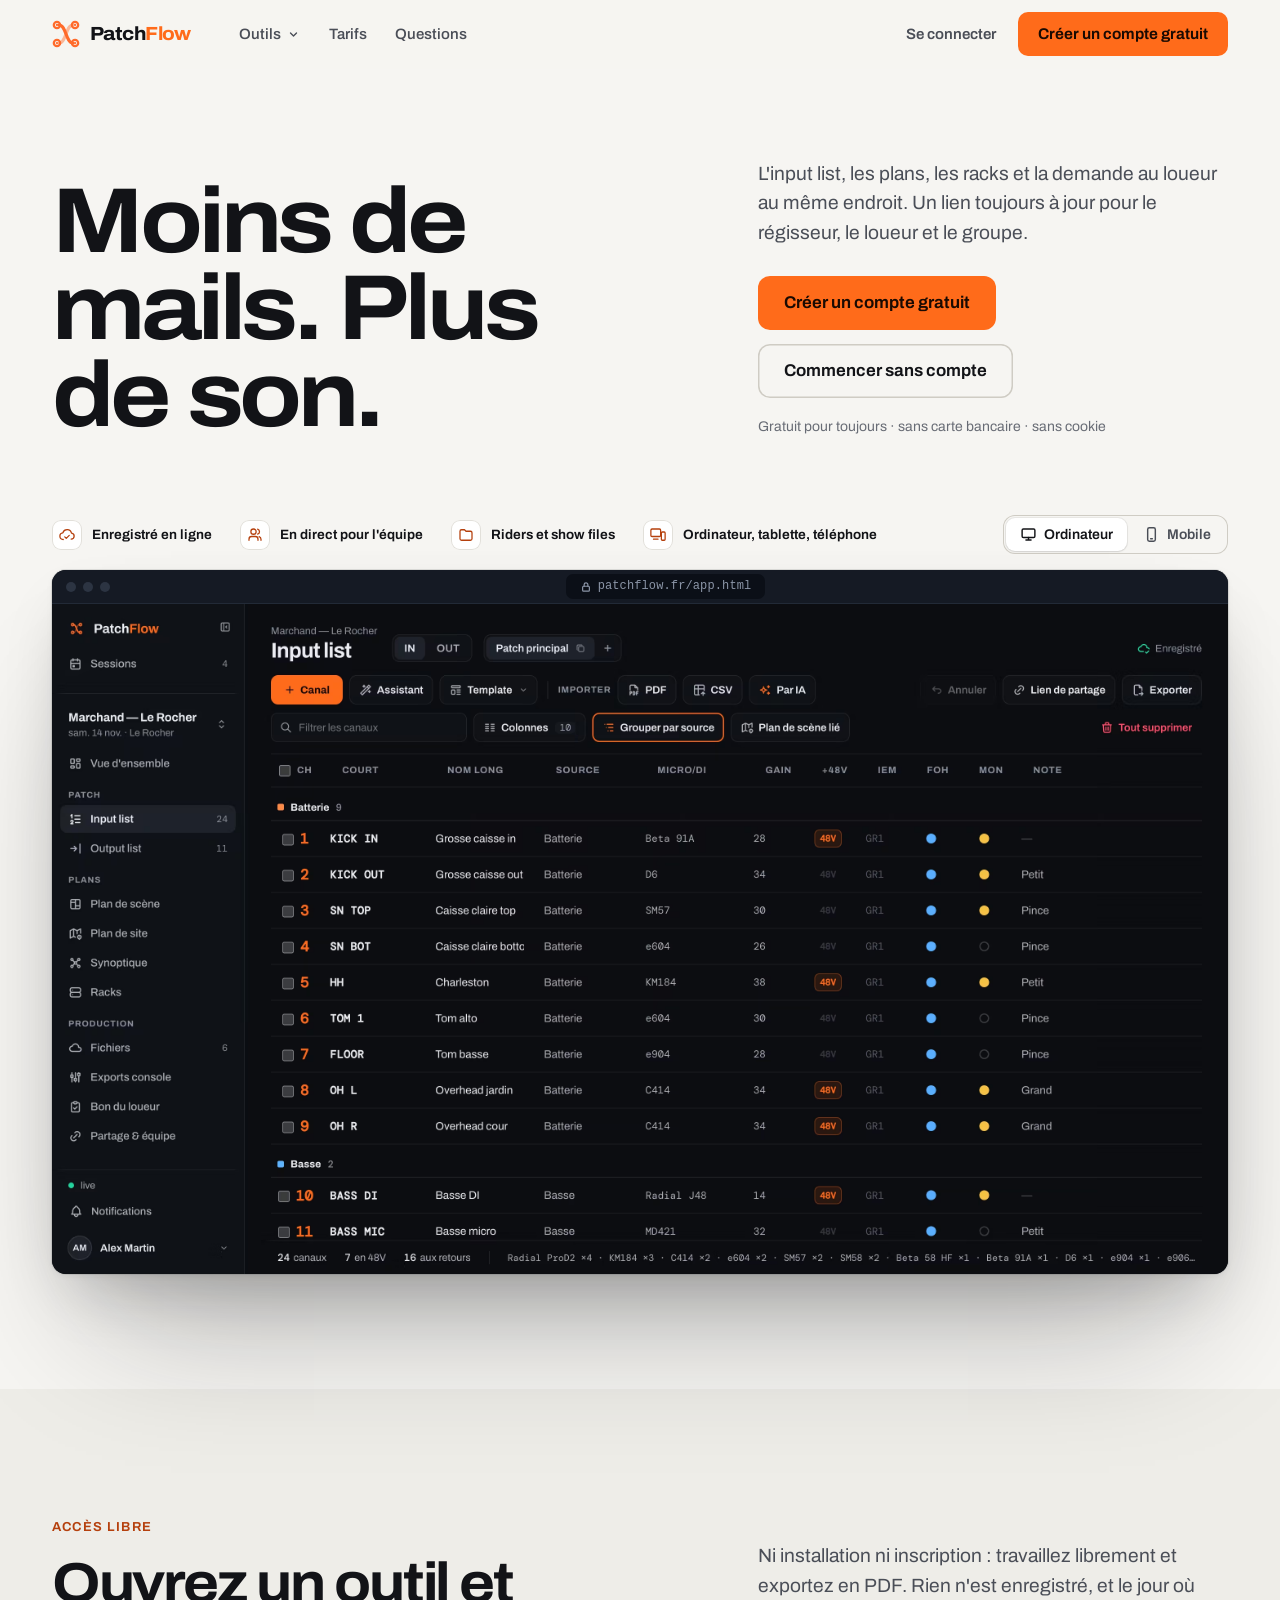
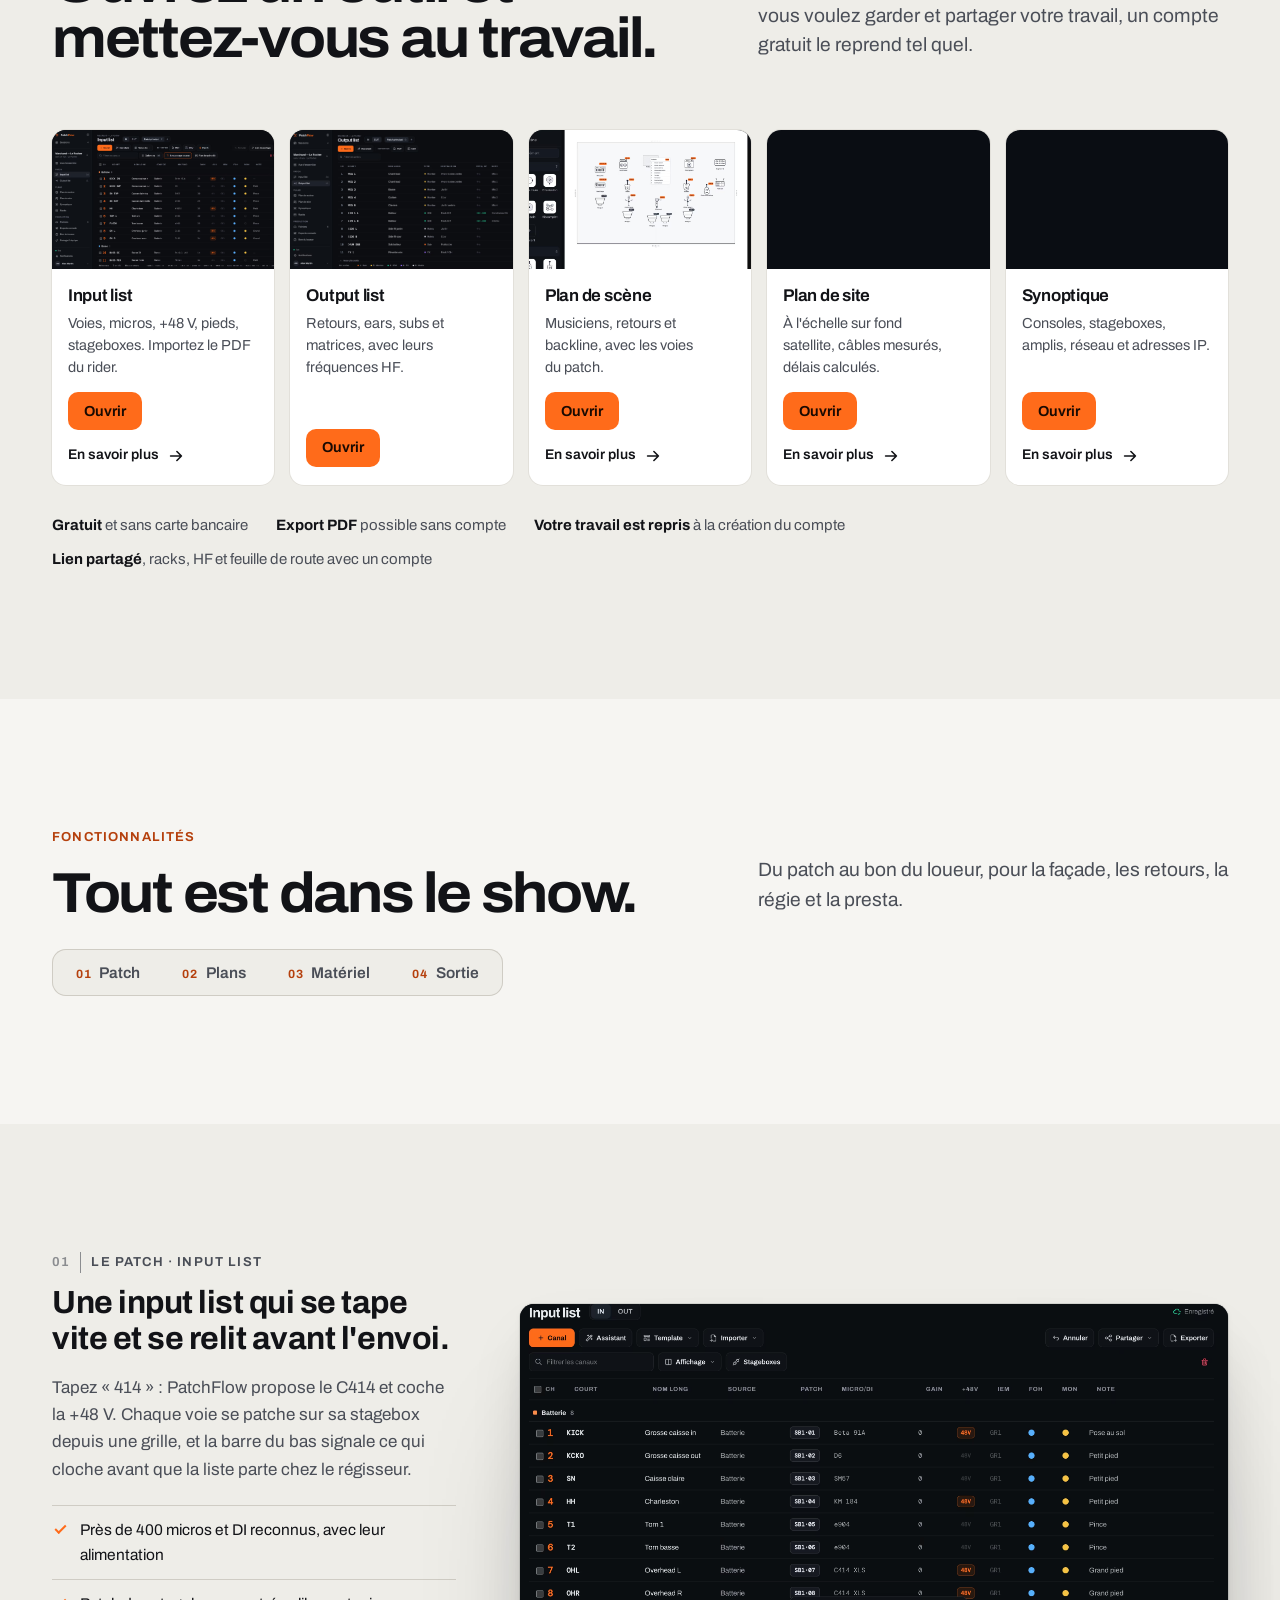
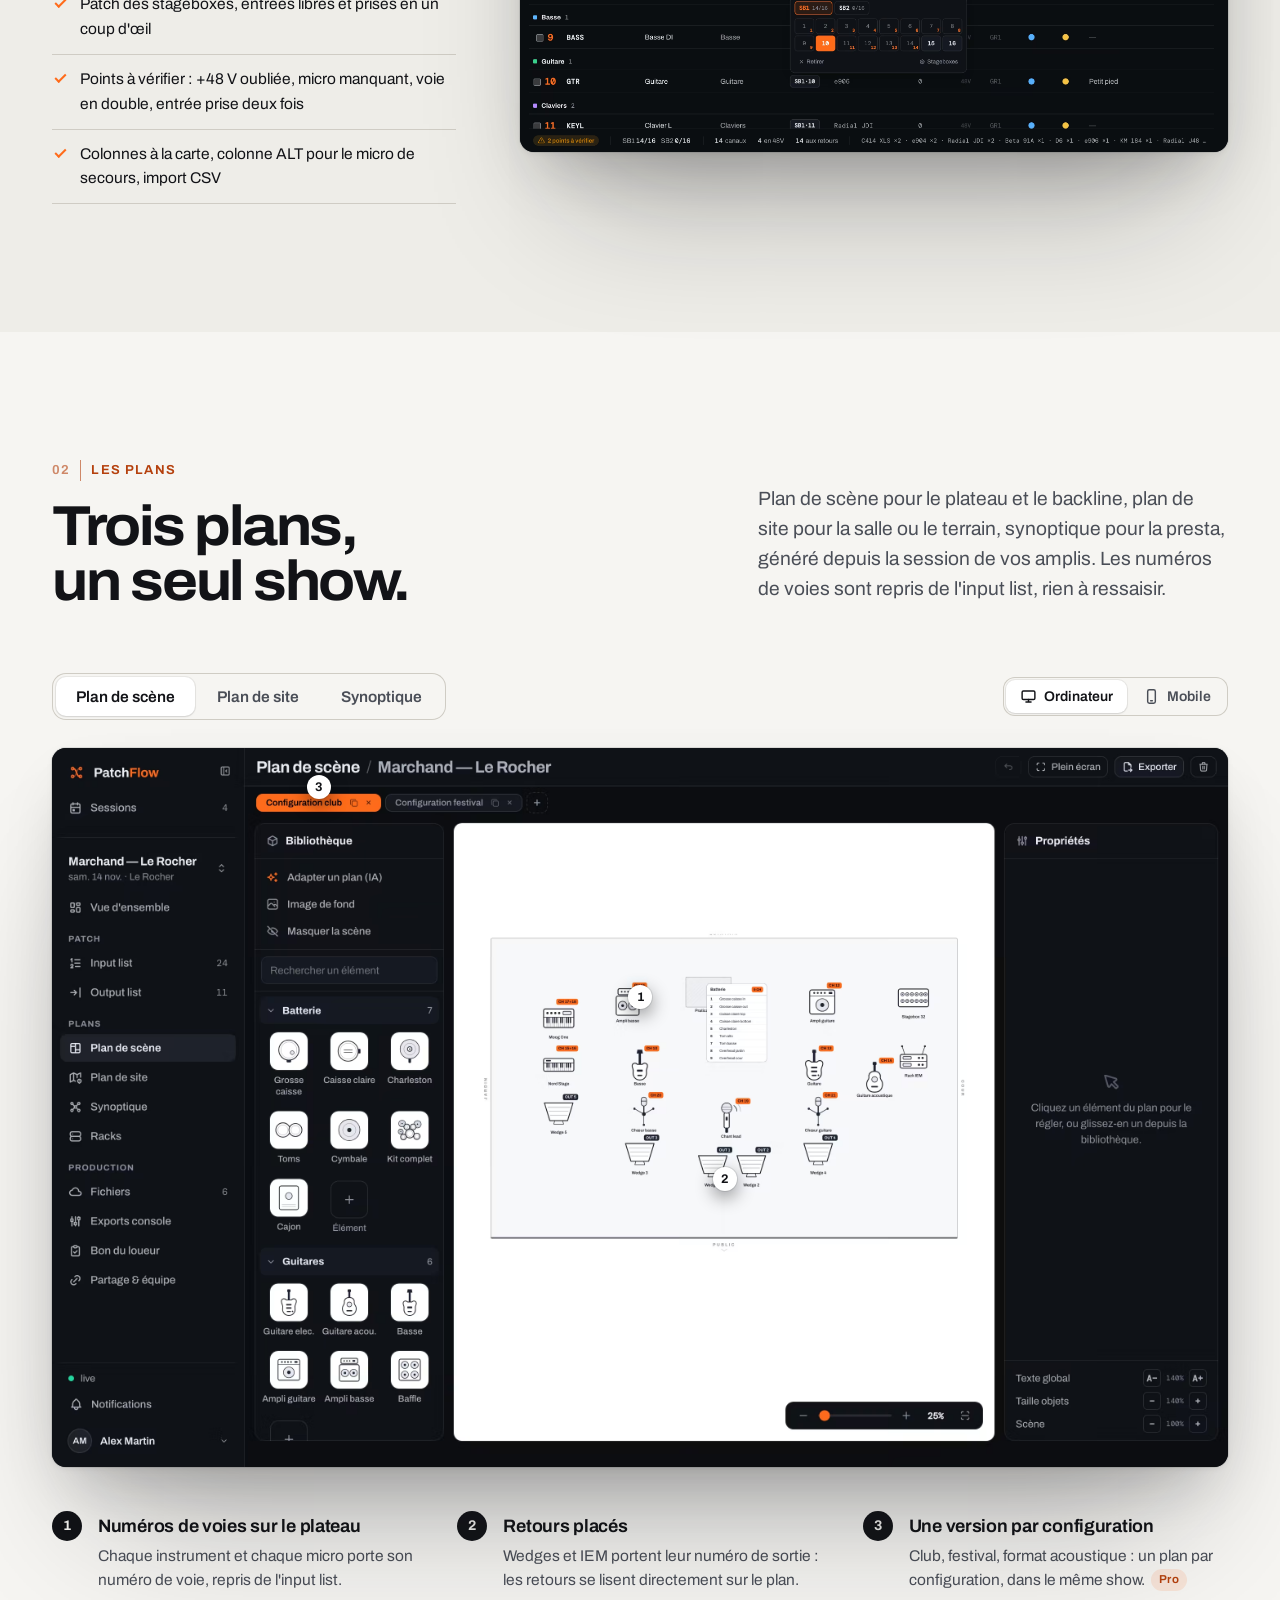
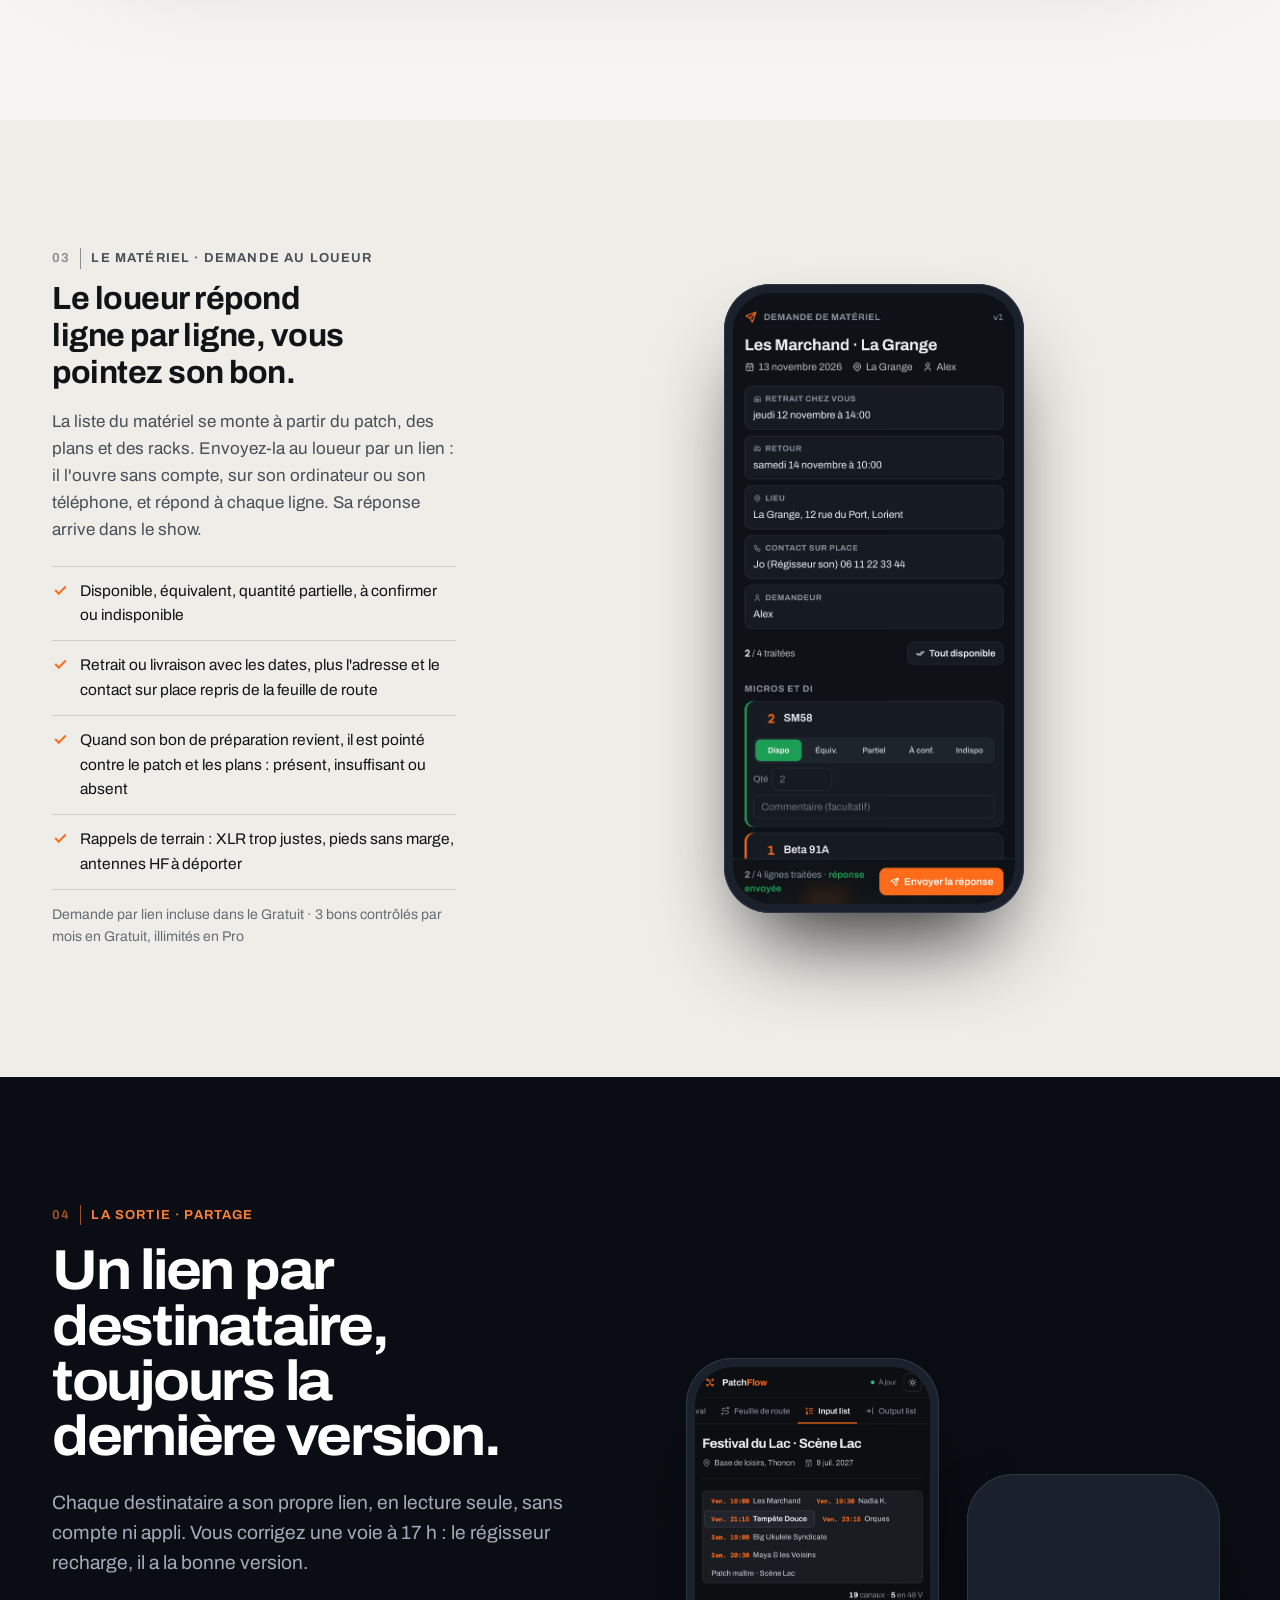
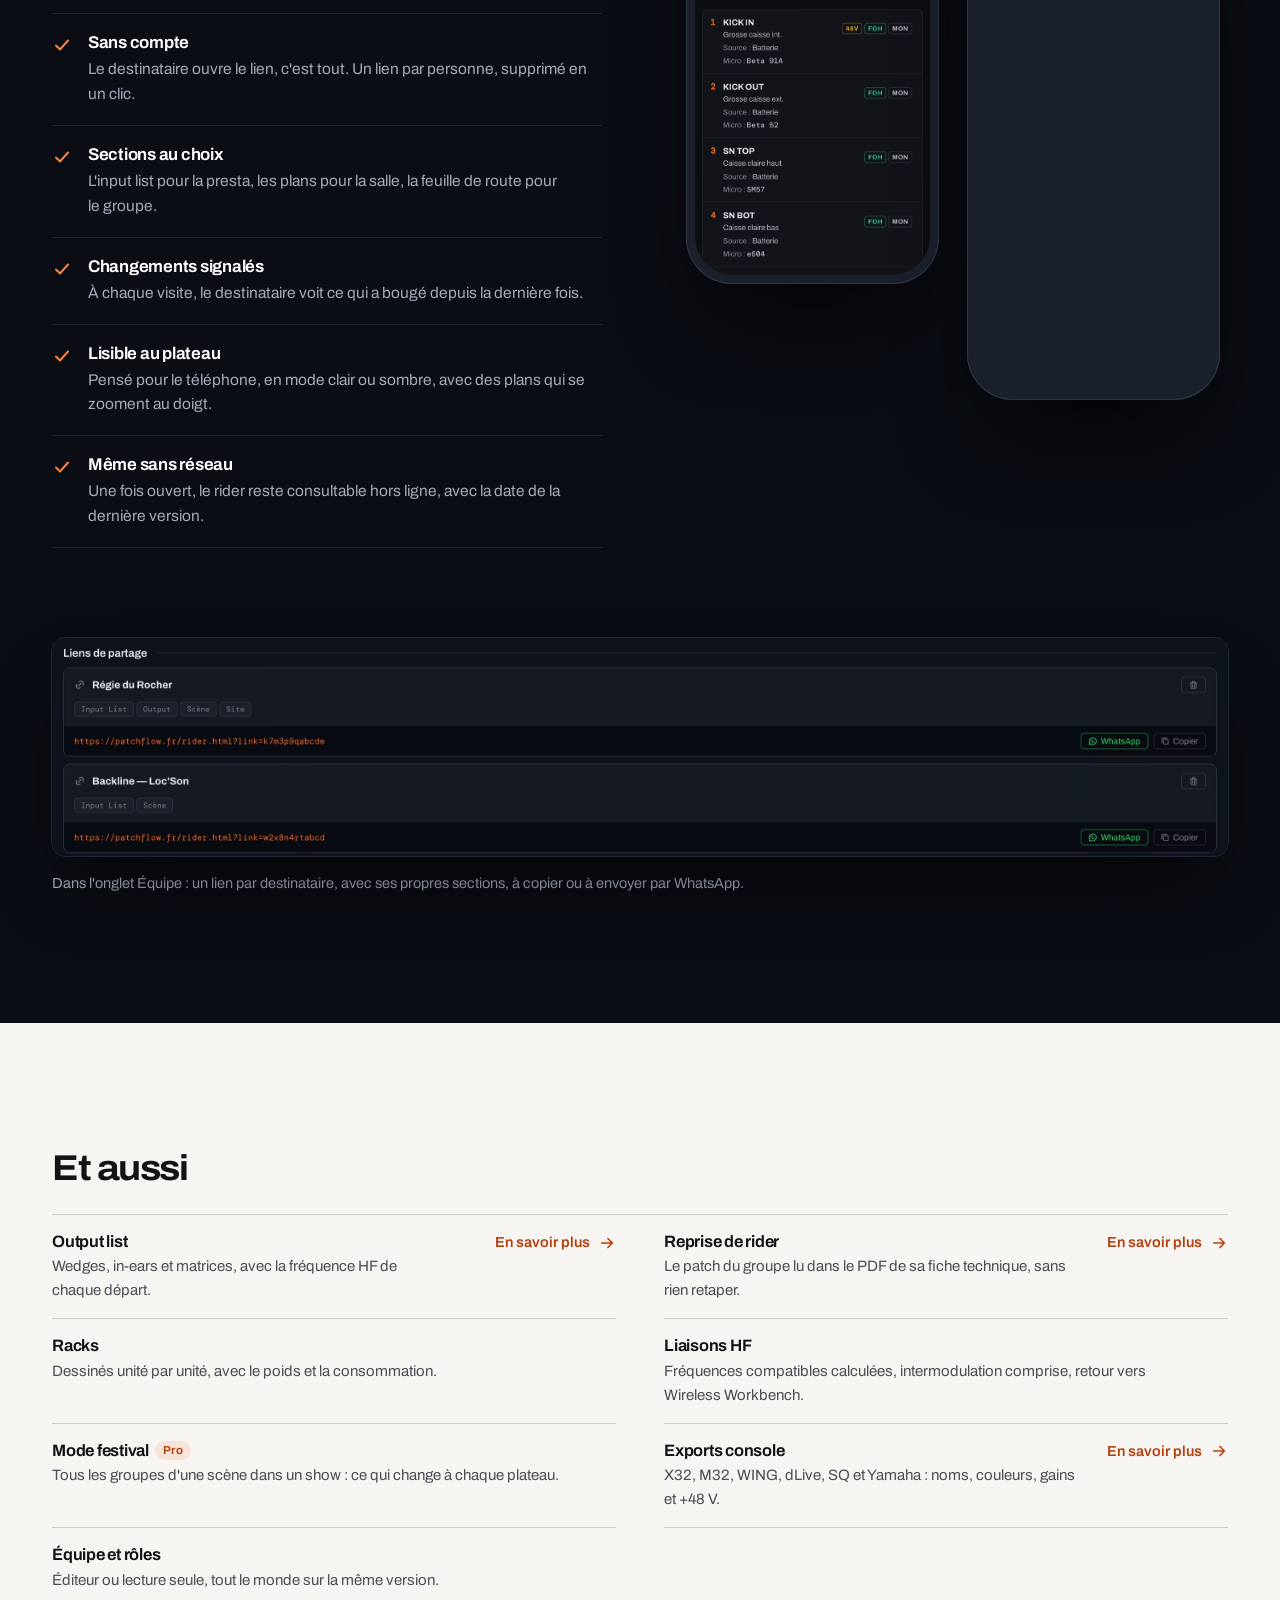
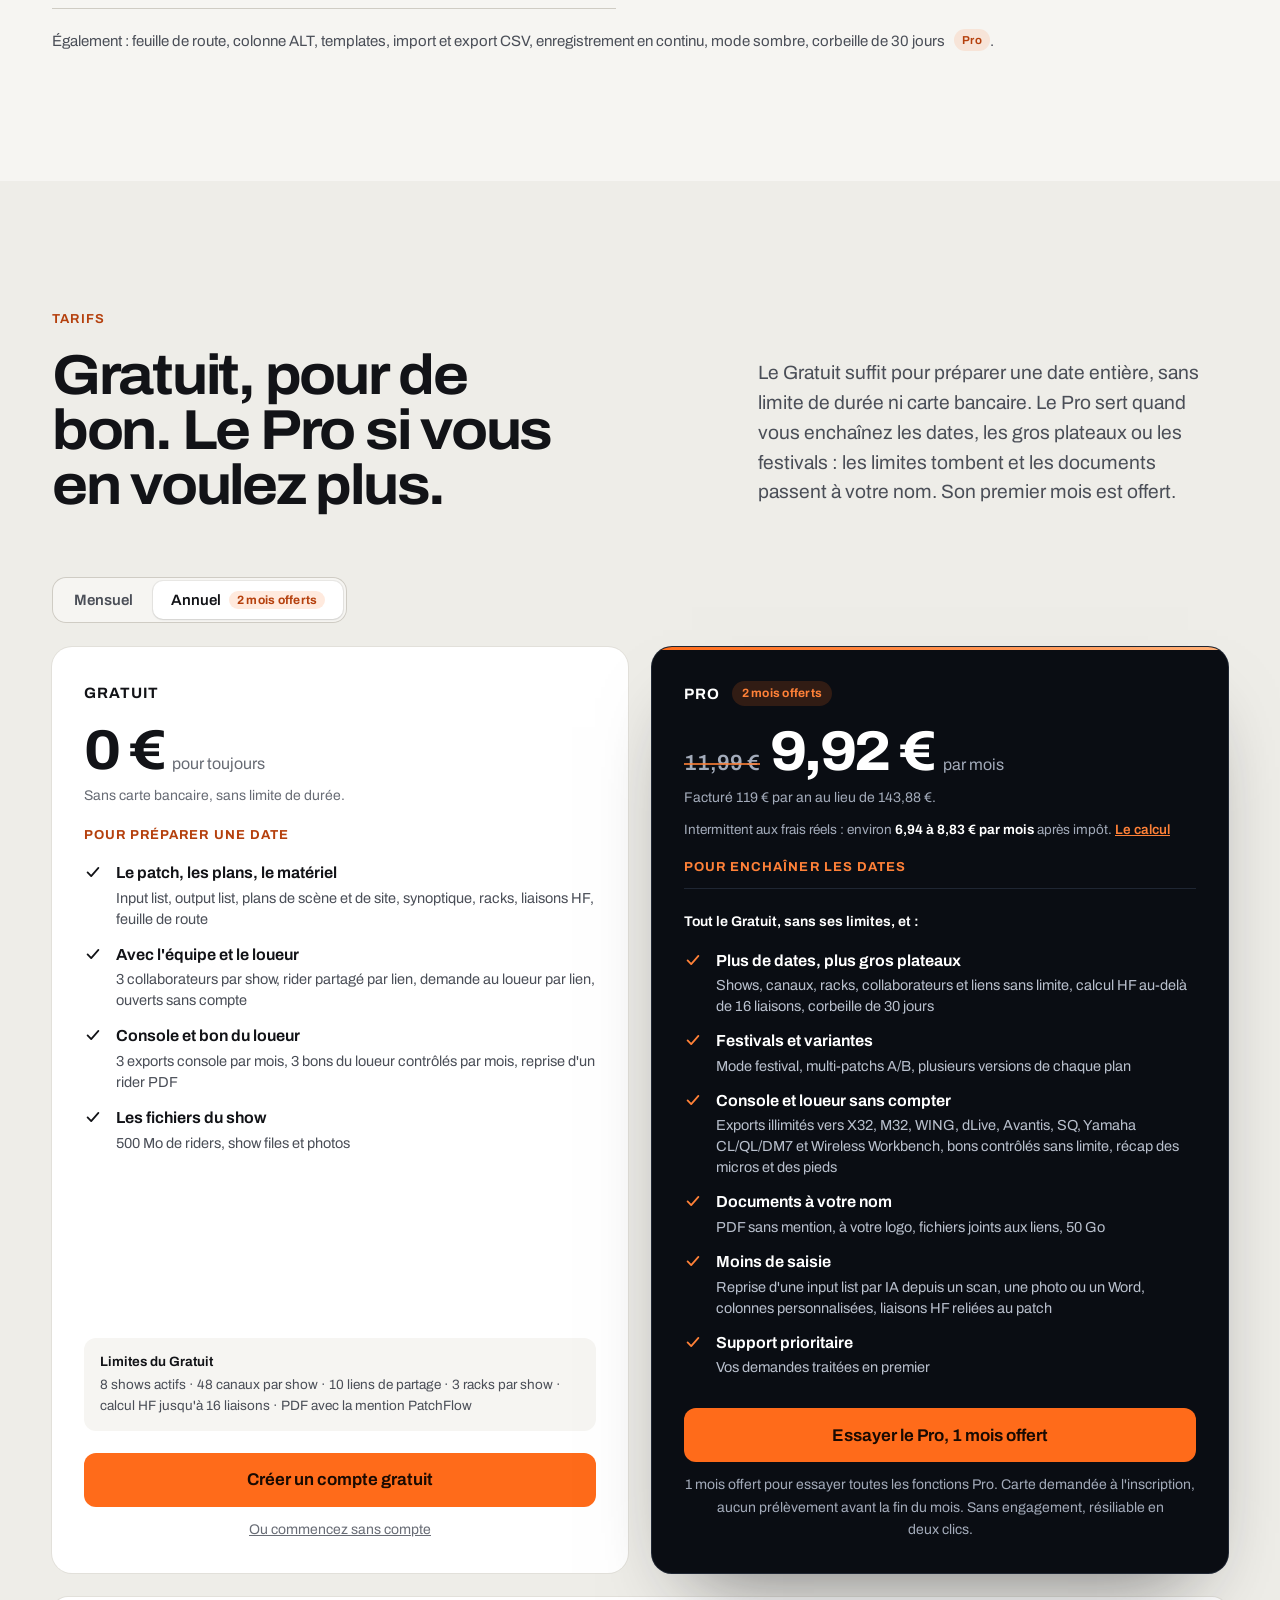
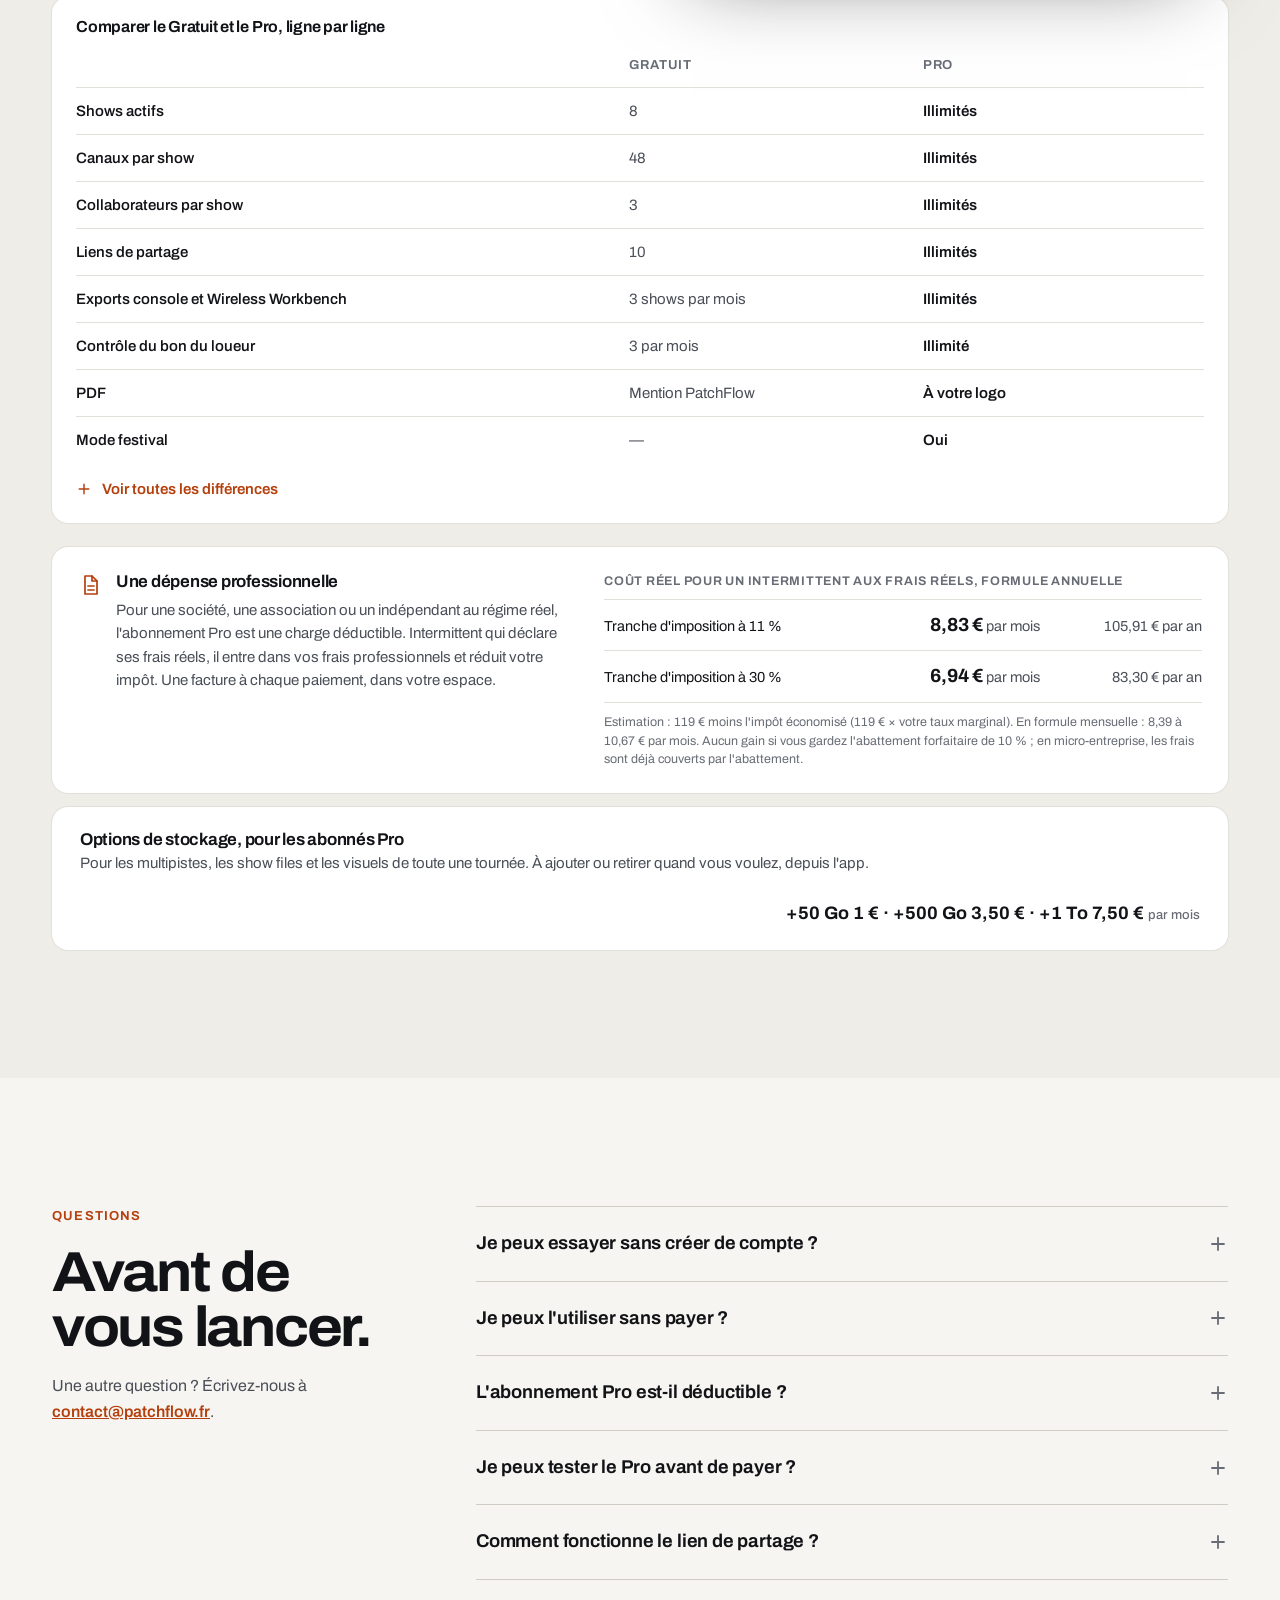
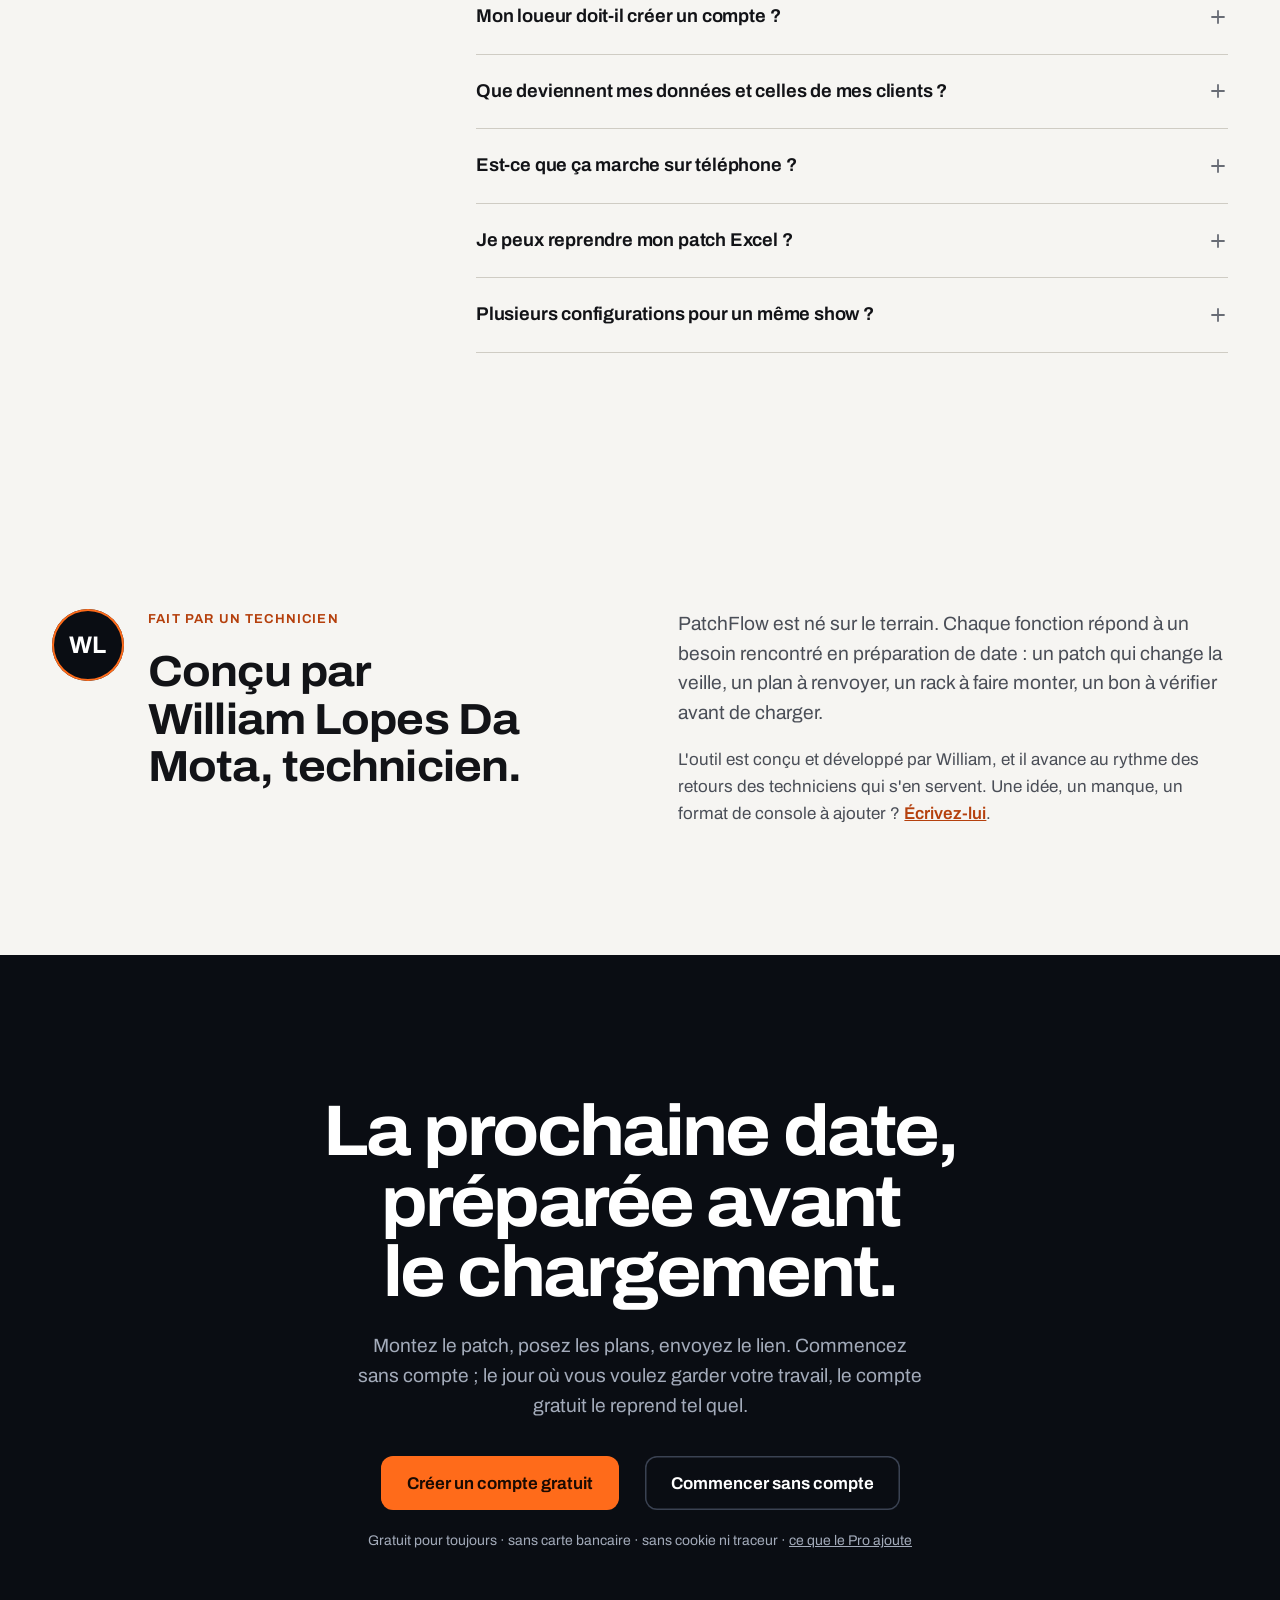
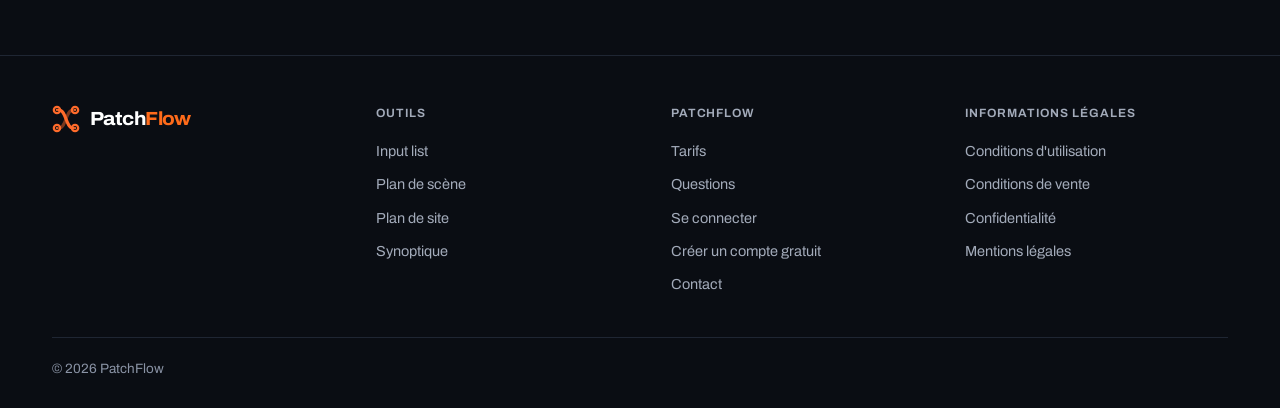
<file: index.html>
<!DOCTYPE html>
<html lang="fr">
<head>
<meta charset="utf-8"/>
<meta name="viewport" content="width=device-width,initial-scale=1"/>
<title>Input list et plan de scène gratuits pour le son · PatchFlow</title>
<meta name="description" content="Faites votre input list, votre plan de scène et votre fiche technique son en ligne, gratuitement et sans inscription. Export PDF et partage par lien."/>
<meta name="theme-color" content="#f6f5f2"/>
<link rel="canonical" href="https://patchflow.fr/"/>
<link rel="icon" type="image/svg+xml" href="/favicon.svg?v=3"/>
<link rel="icon" type="image/png" sizes="96x96" href="/img/favicon-96.png?v=3"/>
<link rel="apple-touch-icon" href="/img/apple-touch-icon.png"/>
<meta property="og:type" content="website"/>
<meta property="og:site_name" content="PatchFlow"/>
<meta property="og:locale" content="fr_FR"/>
<meta property="og:url" content="https://patchflow.fr/"/>
<meta property="og:title" content="PatchFlow — Moins de mails. Plus de son."/>
<meta property="og:description" content="Faites votre input list, votre plan de scène et votre fiche technique son en ligne, gratuitement et sans inscription. Export PDF et partage par lien."/>
<meta property="og:image" content="https://patchflow.fr/img/lp-hero-il.jpg?v=3"/>
<meta name="twitter:card" content="summary_large_image"/>
<meta name="twitter:title" content="PatchFlow — Moins de mails. Plus de son."/>
<meta name="twitter:description" content="Faites votre input list, votre plan de scène et votre fiche technique son en ligne, gratuitement et sans inscription. Export PDF et partage par lien."/>
<meta name="twitter:image" content="https://patchflow.fr/img/lp-hero-il.jpg?v=3"/>
<script>document.documentElement.classList.add('js');setTimeout(function(){if(!window.__rv)document.documentElement.classList.remove('js')},2500);</script>
<link rel="preconnect" href="https://fonts.googleapis.com"/>
<link rel="preconnect" href="https://fonts.gstatic.com" crossorigin/>
<link href="https://fonts.googleapis.com/css2?family=Archivo:wdth,wght@62..125,400..800&display=swap" rel="stylesheet"/>
<link rel="preload" as="image" href="img/lp-hero-il.avif?v=3" type="image/avif" media="(min-width:761px)" fetchpriority="high"/>
<link rel="preload" as="image" href="img/lp-m-il.avif?v=2" type="image/avif" media="(max-width:760px)" fetchpriority="high"/>
<script type="application/ld+json">
{"@context":"https://schema.org","@type":"SoftwareApplication","name":"PatchFlow","applicationCategory":"BusinessApplication","operatingSystem":"Web","inLanguage":"fr",
"description":"Application gratuite pour les techniciens son : input list, output list, plans de scène et de site, synoptique, racks, liaisons HF et bon du loueur, partagés par un lien en lecture seule toujours à jour.",
"author":{"@type":"Person","name":"William Lopes Da Mota"},
"featureList":["Input list et output list","Patch des stageboxes","Plan de scène","Plan de site sur plan de salle ou vue satellite","Synoptique de signal","Dessin de racks 19 pouces","Calcul de fréquences HF","Demande de matériel au loueur par lien et contrôle de son bon","Mode festival","Import d'un patch depuis un PDF","Exports console X32, M32, WING, dLive, SQ, Yamaha","Rider partagé par lien","Utilisation sans inscription"],
"url":"https://patchflow.fr/","image":"https://patchflow.fr/img/lp-hero-il.jpg?v=3",
"offers":[{"@type":"Offer","name":"Gratuit","price":"0","priceCurrency":"EUR"},{"@type":"Offer","name":"Pro mensuel","price":"11.99","priceCurrency":"EUR"},{"@type":"Offer","name":"Pro annuel","price":"119","priceCurrency":"EUR"}]}
</script>
<script type="application/ld+json">{"@context": "https://schema.org", "@type": "FAQPage", "mainEntity": [{"@type": "Question", "name": "Je peux essayer sans créer de compte ?", "acceptedAnswer": {"@type": "Answer", "text": "Oui. L'input list, l'output list, le plan de scène, le plan de site et le synoptique s'ouvrent sans inscription, et vous pouvez exporter en PDF. Rien n'est enregistré : quand vous créez votre compte gratuit, votre travail est repris dans votre premier show."}}, {"@type": "Question", "name": "Je peux l'utiliser sans payer ?", "acceptedAnswer": {"@type": "Answer", "text": "Oui, sans carte bancaire et sans limite de durée. Le plan Gratuit couvre 8 shows actifs de 48 canaux : input list, output list, plans de scène et de site, synoptique, racks, liaisons HF, 3 collaborateurs par show, 10 liens de partage, 3 exports console et 3 contrôles du bon du loueur par mois, et des PDF avec la mention PatchFlow. Vous passez Pro le jour où vous enchaînez les dates."}}, {"@type": "Question", "name": "L'abonnement Pro est-il déductible ?", "acceptedAnswer": {"@type": "Answer", "text": "Oui, si vous l'utilisez pour votre activité. Pour une société, une association ou un indépendant au régime réel, c'est une charge professionnelle, comme vos autres logiciels. Si vous êtes intermittent et que vous déclarez vos frais réels plutôt que l'abattement de 10 %, il compte parmi vos frais professionnels : en formule annuelle, il vous revient à environ 8,83 € par mois dans la tranche à 11 %, et 6,94 € par mois dans la tranche à 30 %. En micro-entreprise, les frais ne se déduisent pas un par un : ils sont couverts par l'abattement forfaitaire. Chaque paiement donne lieu à une facture au nom de votre compte, à retrouver dans Paramètres, Facturation. Votre comptable confirmera selon votre situation."}}, {"@type": "Question", "name": "Je peux tester le Pro avant de payer ?", "acceptedAnswer": {"@type": "Answer", "text": "Oui. Le premier mois de Pro est offert pour un premier abonnement : toutes les fonctions sont ouvertes. Une carte est demandée à l'inscription, mais rien n'est prélevé avant la fin du mois. Si vous résiliez d'ici là, vous ne payez rien et vous repassez en Gratuit, sans perdre vos sessions."}}, {"@type": "Question", "name": "Comment fonctionne le lien de partage ?", "acceptedAnswer": {"@type": "Answer", "text": "Dans l'onglet Équipe, vous cochez les sections à montrer et vous copiez le lien. Le destinataire l'ouvre sans compte, en lecture seule, et voit toujours la dernière version. Vous pouvez créer un lien par destinataire et le supprimer à tout moment."}}, {"@type": "Question", "name": "Mon loueur doit-il créer un compte ?", "acceptedAnswer": {"@type": "Answer", "text": "Non. Vous lui envoyez la demande de matériel par un lien : il l'ouvre sans inscription, sur ordinateur ou téléphone, et répond ligne par ligne (disponible, équivalent, quantité, à confirmer). Sa réponse arrive directement dans votre show. La demande par lien est incluse dans le plan Gratuit."}}, {"@type": "Question", "name": "Que deviennent mes données et celles de mes clients ?", "acceptedAnswer": {"@type": "Answer", "text": "Elles restent à vous. Le site ne pose aucun cookie, n'utilise aucun outil de mesure d'audience et n'affiche pas de publicité : pas de bandeau à accepter, et rien n'est revendu. Chaque membre ne voit que les shows où il est invité, avec le rôle que vous lui donnez, et un lien partagé ne montre que les sections cochées. La base de données est hébergée dans l'Union européenne (Irlande) et les échanges sont chiffrés. Vous pouvez tout exporter, et supprimer votre compte avec toutes ses données depuis les paramètres."}}, {"@type": "Question", "name": "Est-ce que ça marche sur téléphone ?", "acceptedAnswer": {"@type": "Answer", "text": "Oui pour consulter : input list, output list, fichiers et plans zoomables au doigt, ainsi que les liens partagés. L'édition des plans reste plus confortable sur ordinateur, où vous avez la place de travailler."}}, {"@type": "Question", "name": "Je peux reprendre mon patch Excel ?", "acceptedAnswer": {"@type": "Answer", "text": "Oui. L'import CSV charge votre patch en une fois, et l'export CSV vous le rend à tout moment. En Pro, l'assistant IA peut aussi reprendre une input list existante depuis un PDF, une photo ou un document Word."}}, {"@type": "Question", "name": "Plusieurs configurations pour un même show ?", "acceptedAnswer": {"@type": "Answer", "text": "Oui, en Pro. Les multi-patchs gèrent les variantes (A/B, plateau festival, version acoustique) et chaque plan peut exister en plusieurs versions dans le même show."}}]}</script>
<style>
/* ══════════════════════════════════════════════════════════════════
   PatchFlow — page d'accueil
   Parti pris : une page claire et éditoriale où l'app, montrée en grand
   et en vrai, porte le discours. Une typographie, un accent, peu de mots.
   ══════════════════════════════════════════════════════════════════ */
:root{
  --bg:#f6f5f2; --bg2:#eeede8; --card:#ffffff;
  --ink:#121317; --ink2:#4a4e57; --ink3:#686c75;
  --rule:#e2e0da; --rule2:#cfccc4;
  --acc:#ff6b1a; --acc2:#ff8138; --acc-ink:#b5400d;
  --night:#0a0d13; --night2:#121722; --nt:#edeff4; --nt2:#a3abba; --nrule:#1f2633;
  --f:'Archivo',system-ui,-apple-system,'Segoe UI',sans-serif;
  --w:1240px; --g:clamp(20px,4vw,32px);
}
*,*::before,*::after{box-sizing:border-box}
*{margin:0;padding:0}
html{scroll-behavior:smooth;-webkit-text-size-adjust:100%}
body{background:var(--bg);color:var(--ink);font-family:var(--f);font-size:17px;line-height:1.6;
  -webkit-font-smoothing:antialiased;text-rendering:optimizeLegibility;overflow-x:hidden}
img{display:block;max-width:100%;height:auto}
a{color:inherit}
::selection{background:rgba(255,107,26,.25)}
:focus-visible{outline:2px solid var(--acc);outline-offset:3px;border-radius:4px}
@media(prefers-reduced-motion:reduce){html{scroll-behavior:auto}*,*::before,*::after{transition:none!important;animation:none!important}}
.w{max-width:var(--w);margin:0 auto;padding:0 var(--g)}
.skip{position:absolute;left:-9999px;top:8px;z-index:300;background:var(--ink);color:#fff;padding:10px 16px;border-radius:8px;font-weight:600;text-decoration:none}
.skip:focus{left:8px}

/* ── Typographie ─────────────────────────────────────────────────── */
h1,h2,h3{font-weight:700;letter-spacing:-.03em;line-height:1.02;text-wrap:balance}
.display{font-size:clamp(46px,7.2vw,100px);font-stretch:112%;font-weight:700;letter-spacing:-.045em;line-height:.94}
h2{font-size:clamp(34px,4.4vw,58px);font-stretch:108%;letter-spacing:-.04em;line-height:.98}
h3{font-size:18px;font-weight:650;letter-spacing:-.015em;line-height:1.3}
p{text-wrap:pretty}
.kicker{font-size:13px;font-weight:650;letter-spacing:.09em;text-transform:uppercase;color:var(--acc-ink);margin-bottom:18px}
.lede{font-size:clamp(17px,1.5vw,20px);line-height:1.55;color:var(--ink2)}
.fine{font-size:14px;color:var(--ink3)}
.tag{display:inline-block;font-size:11.5px;font-weight:650;letter-spacing:.04em;padding:2px 8px;border-radius:99px;
  background:rgba(255,107,26,.12);color:var(--acc-ink);vertical-align:2px;margin-left:6px}

/* ── Boutons et liens ────────────────────────────────────────────── */
.btn{display:inline-flex;align-items:center;justify-content:center;gap:10px;height:44px;padding:0 20px;border-radius:10px;
  background:var(--acc);color:#1a0a02;font-family:var(--f);font-size:15.5px;font-weight:650;text-decoration:none;white-space:nowrap;
  border:0;cursor:pointer;transition:background .15s,transform .15s}
.btn:hover{background:var(--acc2)}
.btn:active{transform:translateY(1px)}
.btn-lg{height:54px;padding:0 26px;font-size:17px;border-radius:12px}
.btn-ghost{background:transparent;color:var(--ink);box-shadow:inset 0 0 0 1.5px var(--rule2)}
.btn-ghost:hover{background:var(--card);box-shadow:inset 0 0 0 1.5px var(--ink3)}
.more{display:inline-flex;align-items:center;gap:8px;font-weight:600;font-size:16px;text-decoration:none;color:var(--ink)}
.more svg{width:18px;height:18px;transition:transform .15s}
.more:hover svg{transform:translateX(3px)}
.more:hover{color:var(--acc-ink)}

/* ── En-tête ─────────────────────────────────────────────────────── */
.top{position:sticky;top:0;z-index:100;background:rgba(246,245,242,.86);backdrop-filter:saturate(160%) blur(14px);
  -webkit-backdrop-filter:saturate(160%) blur(14px);border-bottom:1px solid transparent;transition:border-color .2s}
.top.scrolled{border-bottom-color:var(--rule)}
.top-in{display:flex;align-items:center;gap:36px;height:68px}
.logo{display:flex;align-items:center;gap:10px;text-decoration:none;flex-shrink:0}
.logo svg{width:28px;height:28px}
.logo span{font-size:19px;font-weight:750;font-stretch:108%;letter-spacing:-.03em}
.logo em{font-style:normal;color:var(--acc)}
.menu{display:flex;gap:4px;flex:1}
.menu>a,.dd-b{position:relative;padding:8px 12px;border-radius:8px;font:550 15px var(--f);color:var(--ink2);text-decoration:none;transition:color .15s,background .15s}
.menu>a:hover,.dd-b:hover,.dd.open .dd-b{color:var(--ink);background:rgba(18,19,23,.05)}
.menu [aria-current=true]{color:var(--ink)}
.menu [aria-current=true]::after{content:"";position:absolute;left:12px;right:12px;bottom:2px;height:2px;border-radius:2px;background:var(--acc)}
.dd{position:relative}
.dd-b{display:inline-flex;align-items:center;gap:5px;border:0;background:none;cursor:pointer}
.dd-b svg{width:15px;height:15px;transition:transform .2s}
.dd.open .dd-b svg{transform:rotate(180deg)}
.dd-p{position:absolute;left:-12px;top:calc(100% + 10px);width:340px;padding:10px;border-radius:16px;background:var(--card);
  box-shadow:0 0 0 1px var(--rule),0 24px 48px -16px rgba(18,19,23,.22);opacity:0;visibility:hidden;translate:0 -4px;transition:opacity .15s,translate .15s,visibility .15s}
.dd.open .dd-p{opacity:1;visibility:visible;translate:none}
.dd-g{display:grid;grid-template-columns:minmax(0,1fr);gap:2px}
.dd-g a{display:flex;gap:12px;align-items:flex-start;padding:11px 12px;border-radius:10px;text-decoration:none;color:var(--ink)}
.dd-g a:hover,.dd-g a:focus-visible{background:var(--bg)}
.dd-g svg{flex:none;width:34px;height:34px;padding:7px;border-radius:9px;background:var(--bg2);color:var(--acc-ink)}
.dd-g b{display:block;font-size:15px;font-weight:650;line-height:1.3}
.dd-g small{display:block;font-size:13.5px;color:var(--ink3);line-height:1.35;margin-top:2px}
.dd-g .tag{margin-left:6px;vertical-align:1px}
.top-act{display:flex;align-items:center;gap:22px}
.signin{font-size:15px;font-weight:600;text-decoration:none;color:var(--ink2)}
.signin:hover{color:var(--ink)}
.burger{display:none;margin-left:auto;width:44px;height:44px;border:0;border-radius:10px;background:transparent;
  box-shadow:inset 0 0 0 1.5px var(--rule2);cursor:pointer;align-items:center;justify-content:center;color:var(--ink)}
.burger svg{width:20px;height:20px}
.drawer{display:none;border-top:1px solid var(--rule);background:var(--bg)}
.drawer.open{display:block}
.drawer a:not(.btn){display:block;padding:16px var(--g);font-size:18px;font-weight:600;text-decoration:none;border-bottom:1px solid var(--rule)}
.drawer-dd{display:flex;align-items:center;justify-content:space-between;width:100%;padding:16px var(--g);border:0;border-bottom:1px solid var(--rule);
  background:none;font:600 18px var(--f);color:var(--ink);text-align:left;cursor:pointer}
.drawer-dd svg{width:18px;height:18px;color:var(--ink3);transition:transform .2s}
.drawer-dd[aria-expanded=true] svg{transform:rotate(180deg)}
.drawer-sub[hidden]{display:none}
.drawer .drawer-sub a{padding:13px var(--g) 13px calc(var(--g) + 16px);font-size:16.5px;font-weight:550;color:var(--ink2);background:var(--bg2)}
.drawer .act{display:flex;flex-direction:column;gap:12px;padding:20px var(--g) 26px}
.drawer .btn{width:100%}

/* ── Rythme ──────────────────────────────────────────────────────── */
.chapter{padding:clamp(72px,10vw,144px) 0}
.band{background:var(--bg2)}
.head{display:grid;grid-template-columns:minmax(0,7fr) minmax(0,5fr);gap:48px;align-items:end;margin-bottom:clamp(36px,5vw,64px)}
.head .lede{max-width:46ch;padding-bottom:6px}

/* ── Accès libre (sans compte) ── */
.try-grid{display:grid;grid-template-columns:repeat(5,minmax(0,1fr));gap:16px}
.try-card{display:flex;flex-direction:column;border-radius:14px;background:var(--card);box-shadow:0 0 0 1px var(--rule);overflow:hidden;transition:box-shadow .15s,transform .15s}
.try-card:hover{box-shadow:0 0 0 1.5px var(--acc),0 18px 40px -20px rgba(18,19,23,.3);transform:translateY(-2px)}
.try-shot{display:block;aspect-ratio:16/10;background:var(--night);overflow:hidden}
.try-shot img{width:100%;height:100%;object-fit:cover;object-position:left top}
.try-shot img.zoom{transform:scale(1.75);transform-origin:60% 50%}
.try-in{display:flex;flex-direction:column;gap:6px;padding:16px 16px 18px;flex:1}
.try-in h3{font-size:17px}
.try-in p{font-size:14.5px;color:var(--ink2);line-height:1.5;flex:1}
.try-a{display:flex;align-items:center;gap:14px;flex-wrap:wrap;margin-top:8px}
.try-a .btn{height:38px;padding:0 16px;font-size:14.5px}
.try-a .more{font-size:14px}
.try-notes{list-style:none;display:flex;flex-wrap:wrap;gap:10px 28px;margin-top:28px;font-size:15px;color:var(--ink2)}
.try-notes b{color:var(--ink)}
@media(max-width:1100px){.try-grid{grid-template-columns:repeat(3,minmax(0,1fr))}}
@media(max-width:760px){.try-grid{grid-template-columns:1fr 1fr}.try-in p{font-size:13.5px}}
.try-desk{display:none}
@media(max-width:480px){.try-grid{grid-template-columns:1fr;gap:10px}.try-card{flex-direction:row}.try-shot{width:104px;flex:none;aspect-ratio:auto}
  .try-in{padding:12px 14px;gap:3px}.try-in h3{font-size:16px;display:flex;align-items:center;gap:8px;flex-wrap:wrap}.try-in p{font-size:13px}
  .try-a{margin-top:6px;gap:12px}.try-a .btn{height:34px;padding:0 13px;font-size:13.5px}.try-a .more{font-size:13px}
  .try-desk{display:inline;font-size:11px;font-weight:600;color:var(--ink3);background:var(--bg2);padding:1px 7px;border-radius:99px}}

/* ── Captures d'écran ─────────────────────────────────────────────
   Le produit est montré tel quel : cadre sombre de l'app, bord net,
   ombre portée longue et douce. */
.shot{position:relative;border-radius:14px;background:var(--night);
  box-shadow:0 0 0 1px rgba(18,19,23,.10),0 2px 6px rgba(18,19,23,.05),0 30px 60px -20px rgba(18,19,23,.22),0 90px 140px -50px rgba(18,19,23,.32)}
.shot-in{position:relative}
.swipe{display:none}
.shot picture{display:block;border-radius:14px;overflow:hidden}
.shot img{width:100%}
/* Repères numérotés posés sur l'interface */
.pin{position:absolute;transform:translate(-50%,-50%);width:24px;height:24px;border-radius:50%;background:#fff;color:var(--ink);
  font-size:12.5px;font-weight:700;display:flex;align-items:center;justify-content:center;
  box-shadow:0 0 0 1px rgba(18,19,23,.10),0 6px 18px rgba(0,0,0,.45);pointer-events:none}
.notes{list-style:none;display:grid;grid-template-columns:repeat(3,minmax(0,1fr));gap:40px;margin-top:44px}
.notes li{display:grid;grid-template-columns:30px minmax(0,1fr);gap:16px;align-items:start}
.notes .n{width:30px;height:30px;border-radius:50%;background:var(--ink);color:var(--bg);font-size:14px;font-weight:700;
  display:flex;align-items:center;justify-content:center}
.notes h3{margin:4px 0 6px}
.notes p{font-size:15.5px;color:var(--ink2);line-height:1.55}

/* ── Hero ────────────────────────────────────────────────────────── */
.hero{padding:clamp(48px,7vw,96px) 0 clamp(72px,9vw,128px)}
.hero-grid{display:grid;grid-template-columns:minmax(0,7fr) minmax(0,5fr);gap:48px;align-items:end;margin-bottom:clamp(44px,6vw,80px)}
.hero .lede{margin-bottom:28px}
.ctas{display:flex;align-items:center;gap:14px 26px;flex-wrap:wrap;margin-bottom:18px}
.tools-try{margin-top:8px}.tools-try a{color:var(--acc-ink);font-weight:600;text-decoration:none}.tools-try a:hover{text-decoration:underline}

/* ── Output list : texte à gauche, capture qui sort du cadre à droite ── */
.split-sec{overflow:hidden}
.split{display:grid;grid-template-columns:minmax(0,5fr) minmax(0,7fr);gap:clamp(40px,5vw,72px);align-items:center}
.split .lede{margin-top:24px}
.facts{list-style:none;margin-top:36px;border-top:1px solid var(--rule2)}
.facts li{padding:18px 0;border-bottom:1px solid var(--rule2)}
.facts h3{font-size:17px;margin-bottom:3px}
.facts p{font-size:15.5px;color:var(--ink2)}
/* Plus large que sa colonne : la section coupe la capture au bord de l'écran, juste après la colonne HF */
.bleed{width:clamp(760px,70vw,1015px);max-width:none}
.bleed,.bleed picture{border-radius:14px 0 0 14px}

/* ── Onglets des plans ───────────────────────────────────────────── */
.seg{display:inline-flex;gap:2px;padding:4px;border-radius:14px;background:var(--bg);box-shadow:inset 0 0 0 1px var(--rule2);margin-bottom:28px;
  max-width:100%;overflow-x:auto;scrollbar-width:none}
.seg::-webkit-scrollbar{display:none}
.seg button{border:0;background:transparent;font-family:var(--f);font-size:15.5px;font-weight:600;color:var(--ink2);
  padding:11px 20px;border-radius:10px;cursor:pointer;white-space:nowrap;transition:color .15s,background .15s}
.seg button:hover{color:var(--ink)}
.seg button[aria-selected=true]{background:var(--card);color:var(--ink);box-shadow:0 1px 2px rgba(18,19,23,.10),0 0 0 1px rgba(18,19,23,.06)}
.panel[hidden]{display:none}

/* ── Partage (bande sombre) ──────────────────────────────────────── */
.night{background:var(--night);color:var(--nt)}
.night .kicker{color:var(--acc2)}
.night .lede,.night p{color:var(--nt2)}
.night h2,.night h3{color:#fff}
.share{padding:clamp(72px,10vw,144px) 0}
.share-grid{display:grid;grid-template-columns:minmax(0,1fr) minmax(0,1fr);gap:clamp(40px,6vw,96px);align-items:center}
.share-list{list-style:none;margin-top:36px;border-top:1px solid var(--nrule)}
.share-list li{display:grid;grid-template-columns:22px minmax(0,1fr);gap:14px;padding:18px 0;border-bottom:1px solid var(--nrule)}
.share-list svg{width:20px;height:20px;color:var(--acc2);margin-top:3px}
.share-list h3{font-size:17px;margin-bottom:3px}
.share-list p{font-size:15.5px}
.phones{position:relative;display:flex;justify-content:center;gap:28px;padding:10px 0 60px}
.phone{width:min(46%,272px);border-radius:46px;padding:9px;background:#1b212c;flex-shrink:0;
  box-shadow:inset 0 0 0 1px #2f3745,0 50px 90px -30px rgba(0,0,0,.85)}
.phone img{border-radius:38px}
.phone{transform:translateY(calc(var(--par,0) * -1px))}
.phone:nth-child(2){transform:translateY(calc(56px + var(--par,0) * 1px))}
.link-shot{margin-top:clamp(56px,7vw,96px)}
.link-shot .shot{box-shadow:0 0 0 1px var(--nrule),0 40px 80px -30px rgba(0,0,0,.7)}
.caption{margin-top:16px;font-size:14.5px;color:var(--nt2)}

/* ── Préparation : cartes ─────────────────────────────────────────── */
.cards{display:grid;grid-template-columns:repeat(3,minmax(0,1fr));gap:24px}
.card{display:flex;flex-direction:column;background:var(--card);border-radius:18px;overflow:hidden;
  box-shadow:0 0 0 1px var(--rule),0 1px 2px rgba(18,19,23,.04)}
.card-img{aspect-ratio:16/10;background:var(--night);overflow:hidden}
.card-img picture,.card-img img{display:block;width:100%;height:100%}
.card-img img{object-fit:cover;object-position:left top}
.card-b{padding:24px 24px 26px;display:flex;flex-direction:column;gap:10px;flex:1}
.card-b p{font-size:15.5px;color:var(--ink2)}
.card-b .fine{margin-top:auto;padding-top:6px}
.aussi{display:grid;grid-template-columns:minmax(0,3fr) minmax(0,9fr);gap:48px;margin-top:clamp(64px,8vw,112px);padding-top:28px;border-top:1px solid var(--rule2)}
.aussi h3{font-size:20px}
.aussi ul{list-style:none;columns:3;column-gap:40px}
.aussi li{break-inside:avoid;padding:8px 0;border-bottom:1px solid var(--rule);font-size:15.5px;color:var(--ink2)}

/* ── Bloc « Et aussi », une ligne par fonction ── */
.ea-h{font-size:clamp(26px,2.8vw,36px)}
.ea{list-style:none;display:grid;grid-template-columns:repeat(2,minmax(0,1fr));gap:0 48px;margin-top:28px;border-top:1px solid var(--rule2)}
.ea li{display:flex;align-items:baseline;gap:16px;padding:16px 0;border-bottom:1px solid var(--rule2)}
.ea li div{flex:1;min-width:0}
.ea h3{font-size:16.5px;margin-bottom:2px}
.ea p{font-size:15px;color:var(--ink2)}
.ea .more{flex:none;font-size:14.5px;color:var(--acc-ink)}
.ea-more{margin-top:20px;font-size:15px;color:var(--ink2)}
@media(max-width:760px){.ea{grid-template-columns:minmax(0,1fr)}.ea li{flex-direction:column;gap:6px;padding:13px 0}}

/* ── Tarifs ──────────────────────────────────────────────────────── */
.plans{display:grid;grid-template-columns:repeat(2,minmax(0,1fr));gap:24px;align-items:stretch}
.plan{display:flex;flex-direction:column;background:var(--card);border-radius:20px;padding:34px 32px 32px;box-shadow:0 0 0 1px var(--rule)}
.plan.pro{box-shadow:0 0 0 2px var(--ink)}
.plan-nm{font-size:15px;font-weight:700;letter-spacing:.06em;text-transform:uppercase}
.price{display:flex;align-items:baseline;gap:8px;margin:18px 0 6px}
.price b{font-size:56px;font-weight:750;font-stretch:108%;letter-spacing:-.045em;line-height:1}
.price span{font-size:16px;color:var(--ink3)}
.plan ul{list-style:none;margin:24px 0 30px;padding-top:24px;border-top:1px solid var(--rule);display:flex;flex-direction:column;gap:12px;flex:1}
.plan li{display:grid;grid-template-columns:20px minmax(0,1fr);gap:12px;font-size:16px;color:var(--ink2)}
.plan li svg{width:18px;height:18px;margin-top:3px;color:var(--ink)}
.plan .btn{width:100%}
.addon{display:flex;align-items:center;gap:24px;flex-wrap:wrap;margin-top:24px;padding:22px 28px;border-radius:16px;background:var(--card);box-shadow:0 0 0 1px var(--rule)}
.addon h3{font-size:17px}
.addon p{font-size:15px;color:var(--ink2)}
.addon b{margin-left:auto;font-size:18px;font-weight:700;white-space:nowrap}

/* Facturation mensuelle / annuelle */
.billing{display:inline-flex;gap:2px;padding:4px;border-radius:14px;background:var(--bg);box-shadow:inset 0 0 0 1px var(--rule2);margin-bottom:24px}
.billing button{border:0;background:transparent;font-family:var(--f);font-size:15px;font-weight:600;color:var(--ink2);padding:10px 18px;border-radius:10px;cursor:pointer;
  display:inline-flex;align-items:center;gap:8px;transition:color .15s,background .15s}
.billing button:hover{color:var(--ink)}
.billing button[aria-pressed=true]{background:var(--card);color:var(--ink);box-shadow:0 1px 2px rgba(18,19,23,.10),0 0 0 1px rgba(18,19,23,.06)}
.billing em{font-style:normal;font-size:12px;font-weight:700;letter-spacing:.02em;padding:2px 8px;border-radius:99px;background:rgba(255,107,26,.14);color:var(--acc-ink)}
/* Carte Pro : sombre, filet orange en tête */
.plan.pro{position:relative;overflow:hidden;background:var(--night);color:var(--nt);
  box-shadow:0 0 0 1px #1f2633,0 40px 80px -40px rgba(18,19,23,.6)}
.plan.pro::before{content:"";position:absolute;left:0;right:0;top:0;height:3px;background:linear-gradient(90deg,var(--acc),#ffb27a)}
.plan-top{display:flex;align-items:center;gap:12px}
.plan.pro .plan-nm{color:#fff}
.deal{font-size:12px;font-weight:700;letter-spacing:.02em;padding:3px 10px;border-radius:99px;background:rgba(255,107,26,.16);color:var(--acc2)}
.price .was{font-size:22px;font-weight:600;color:var(--nt2);text-decoration-thickness:2px;text-decoration-color:rgba(255,129,56,.8);margin-right:2px}
.plan.pro .price b{color:#fff}
.plan.pro .price span,.plan.pro .fine{color:var(--nt2)}
.plan.pro .plus{margin-top:24px;padding-top:22px;border-top:1px solid var(--nrule);font-size:14px;font-weight:650;color:#fff}
.plan.pro ul{margin-top:14px;padding-top:0;border-top:0;gap:11px}
.plan.pro li{color:#c9cfdb}
.plan.pro li svg{color:var(--acc2)}
.plan .after{text-align:center;margin-top:12px}
.price.swap b,.price.swap .was{animation:price-in .45s var(--ease)}
@keyframes price-in{from{opacity:0;translate:0 8px}}
.billing[data-bp=monthly]~.plans [data-yearly]{display:none}

/* ── Questions ───────────────────────────────────────────────────── */
.faq-grid{display:grid;grid-template-columns:minmax(0,4fr) minmax(0,8fr);gap:48px}
.faq-side .note{margin-top:18px;color:var(--ink2);font-size:16px}
.faq-side a{color:var(--acc-ink);font-weight:600}
.faq{border-top:1px solid var(--rule2)}
.faq details{border-bottom:1px solid var(--rule2)}
.faq summary{display:flex;align-items:center;gap:20px;padding:22px 0;cursor:pointer;list-style:none;font-size:18.5px;font-weight:650;letter-spacing:-.01em}
.faq summary::-webkit-details-marker{display:none}
.faq summary svg{width:20px;height:20px;margin-left:auto;flex-shrink:0;transition:transform .2s;color:var(--ink3)}
.faq details[open] summary svg{transform:rotate(45deg)}
.faq summary:hover{color:var(--acc-ink)}
.faq details p{padding:0 48px 24px 0;color:var(--ink2);font-size:16.5px;line-height:1.65}

/* ── Fin de page ─────────────────────────────────────────────────── */
.final{padding:clamp(80px,11vw,160px) 0 clamp(64px,8vw,112px);text-align:center}
.final h2{font-size:clamp(38px,5.6vw,76px);max-width:14ch;margin:0 auto 24px}
.final .lede{max-width:52ch;margin:0 auto 36px}
.final .fine{color:var(--nt2);margin-top:20px}
.final .btn-ghost{color:#fff;box-shadow:inset 0 0 0 1.5px #3a4252}
.final .btn-ghost:hover{background:var(--night2);box-shadow:inset 0 0 0 1.5px #5a6375}
.foot{border-top:1px solid var(--nrule);padding:48px 0 28px}
.foot-in{display:grid;grid-template-columns:minmax(0,1fr) minmax(0,3fr);gap:40px;align-items:start}
.foot .logo span{color:#fff}
.foot-cols{display:grid;grid-template-columns:repeat(3,minmax(0,1fr));gap:32px}
.foot-h{margin:0 0 12px;font-size:12px;font-weight:650;letter-spacing:.08em;text-transform:uppercase;color:#fff}
.foot-cols a{display:block;padding:5px 0;font-size:14.5px;color:var(--nt2);text-decoration:none}
.foot-cols a:hover{color:#fff}
.foot-bot{margin-top:36px}
.foot-bot small{padding-top:20px;border-top:1px solid var(--nrule)}
.foot small{display:block;font-size:13.5px;color:#8a93a5}
@media(max-width:760px){.foot-in{grid-template-columns:1fr;gap:28px}.foot-cols{grid-template-columns:repeat(2,minmax(0,1fr));gap:24px 20px}.foot-cols>div:last-child{grid-column:1/-1}}

/* ── Format de l'app : ordinateur ou mobile ───────────────────────────
   Sans JavaScript, le format suit l'écran ; le sélecteur l'impose ensuite
   à toute la page (attribut data-view sur <html>). */
.view-sw{display:inline-flex;gap:2px;padding:3px;border-radius:12px;background:var(--bg);box-shadow:inset 0 0 0 1px var(--rule2)}
.view-sw button{display:inline-flex;align-items:center;gap:7px;border:0;background:transparent;font-family:var(--f);font-size:14px;font-weight:600;
  color:var(--ink2);padding:8px 14px;border-radius:9px;cursor:pointer;transition:color .15s,background .15s}
.view-sw button:hover{color:var(--ink)}
.view-sw svg{width:17px;height:17px;flex-shrink:0}
.view-sw button[aria-pressed=true]{background:var(--card);color:var(--ink);box-shadow:0 1px 2px rgba(18,19,23,.10),0 0 0 1px rgba(18,19,23,.06)}
.band .view-sw{background:var(--bg2)}
.shot-bar{display:flex;justify-content:flex-end;margin-bottom:16px}
.view-sw.in-split{margin-top:28px}
.plan-bar{display:flex;align-items:center;justify-content:space-between;gap:12px 16px;flex-wrap:wrap;margin-bottom:28px}
.plan-bar .seg{margin-bottom:0}
.mshot{display:none;justify-content:center}
.mphone{width:min(100%,320px);border-radius:46px;padding:9px;background:#1b212c;
  box-shadow:inset 0 0 0 1px #2f3745,0 50px 90px -40px rgba(18,19,23,.55),0 20px 40px -24px rgba(18,19,23,.35)}
.mphone picture,.mphone img{display:block;border-radius:37px;overflow:hidden}
html[data-view=mobile] .dsk,html[data-view=mobile] .dsk+.swipe{display:none!important}
html[data-view=mobile] .mshot{display:flex}
html[data-view=mobile] .notes .n{display:none}
html[data-view=mobile] .notes li{grid-template-columns:minmax(0,1fr)}
html[data-view=mobile] .notes h3{margin-top:0}

/* ── Mouvement ─────────────────────────────────────────────────────
   Apparitions au défilement, titres mot à mot, repères qui s'allument,
   capture du haut qui se redresse. Uniquement opacity, translate, scale et
   transform : rien ne décale la mise en page. Sans JavaScript, ou avec
   « réduire les animations », tout est visible d'emblée. */
:root{--ease:cubic-bezier(.16,1,.3,1)}
.js :is(.kicker,.chapter h2,.share h2,.head .lede,.split .lede,.share .lede,.hero .lede,.hero .ctas,.hero .fine,
  .shot,.notes li,.facts li,.share-list li,.phone,.card,.aussi h3,.aussi li,.plan,.addon,.faq-side .note,.faq details,
  .seg,.billing,.view-sw,.mshot,.caption,.final .lede,.final .ctas,.final .fine,
  .mat-t,.ticks li,.auteur-id,.auteur-t){
  opacity:0;translate:0 26px;transition:opacity .9s var(--ease),translate 1s var(--ease);transition-delay:calc(var(--d,0) * 80ms)}
.js .bleed{translate:64px 0}
.js .head .lede{--d:2}
.js .in{opacity:1!important;translate:none!important}

/* Titres découpés en mots, chacun glisse hors de son masque */
.js h1.display:not(.ready),.js .final h2:not(.ready){opacity:0}
.wd{display:inline-block;overflow:hidden;vertical-align:top;padding:.12em .03em .16em;margin:-.12em -.03em -.16em}
.js .wd>span{display:inline-block;translate:0 110%;transition:translate 1.1s var(--ease);transition-delay:calc(var(--w,0) * 65ms)}
.split-h.in .wd>span{translate:none}
.hero .wd>span{transition-delay:calc(var(--w,0) * 35ms)}

/* Repères : discrets, ils apparaissent une fois la capture en place */
.js .shot .pin{scale:0}
.pin{transition:scale .25s var(--ease)}
.shot.in .pin{scale:1;animation:pin-pop .7s var(--ease) backwards;animation-delay:calc(.8s + var(--i,0) * .12s)}
.shot .pin.hot{scale:1.25}
@keyframes pin-pop{from{scale:.4;opacity:0}to{scale:1;opacity:1}}
/* Survol d'une note : son repère grossit sur la capture */
.notes .n{transition:box-shadow .2s}
.notes li.hot .n{box-shadow:0 0 0 4px rgba(18,19,23,.12)}

/* Capture du haut : légèrement couchée, elle se redresse au défilement (piloté en JS) */
.hero .shot{transform-origin:50% 0}

/* Onglets : pastille qui glisse d'un plan à l'autre, panneau en fondu */
.seg{position:relative}
.seg-ind{position:absolute;top:4px;bottom:4px;left:0;width:0;border-radius:10px;background:var(--card);pointer-events:none;
  box-shadow:0 1px 2px rgba(18,19,23,.10),0 0 0 1px rgba(18,19,23,.06)}
.seg.ind-ready .seg-ind{transition:translate .45s var(--ease),width .45s var(--ease)}
.seg button{position:relative;z-index:1}
.seg.has-ind button[aria-selected=true]{background:transparent;box-shadow:none}
.panel:not([hidden]){animation:panel-in .5s var(--ease)}
@keyframes panel-in{from{opacity:0;translate:0 12px}}

/* Cartes : légère levée au survol, l'image avance */
.js .card{transition:opacity .9s var(--ease),translate 1s var(--ease),transform .35s var(--ease),box-shadow .35s var(--ease);
  transition-delay:calc(var(--d,0) * 80ms),calc(var(--d,0) * 80ms),0s,0s}
.card:hover{transform:translateY(-4px);box-shadow:0 0 0 1px var(--rule),0 26px 50px -26px rgba(18,19,23,.28)}
.card-img img{transition:transform .7s var(--ease)}
.card:hover .card-img img{transform:scale(1.04)}

/* ── Adaptations ─────────────────────────────────────────────────── */
@media(max-width:1024px){
  .menu,.top-act{display:none}
  .burger{display:flex}
  .hero-grid,.head,.split{grid-template-columns:minmax(0,1fr);gap:24px}
  .split{gap:48px}
  .bleed{width:calc(100% + var(--g))}
  .share-grid{grid-template-columns:minmax(0,1fr)}
  .hero .lede,.split .lede,.share .lede{max-width:62ch}
  /* Cartes en largeur : l'image à gauche, le texte à droite */
  .cards{grid-template-columns:minmax(0,1fr)}
  .card{flex-direction:row}
  .card-img{flex:0 0 46%;aspect-ratio:auto;min-height:230px}
  /* Liens de partage : affichés assez grands pour être lus, on fait glisser pour voir la suite */
  .link-shot .shot{overflow-x:auto;overscroll-behavior-x:contain;scrollbar-width:none}
  .link-shot .shot::-webkit-scrollbar{display:none}
  .link-shot .shot-in{width:1100px}
  .link-shot .shot picture{border-radius:0}
  .aussi{grid-template-columns:minmax(0,1fr);gap:18px}
  .aussi ul{columns:2}
  .faq-grid{grid-template-columns:minmax(0,1fr);gap:24px}
}
@media(max-width:860px){
  .notes{grid-template-columns:minmax(0,1fr);gap:22px}
}
@media(max-width:760px){
  body{font-size:16px}
  .cards,.plans{grid-template-columns:minmax(0,1fr)}
  .card{flex-direction:column}
  .card-img{flex:none;aspect-ratio:16/10;min-height:0}
  .aussi ul{columns:1}
  /* Captures : l'écran entier, à une taille lisible ; on le fait glisser du doigt pour tout voir.
     Les repères défilent avec l'image. */
  .shot{overflow-x:auto;overflow-y:hidden;overscroll-behavior-x:contain;scrollbar-width:none;-webkit-overflow-scrolling:touch}
  .shot::-webkit-scrollbar{display:none}
  .shot-in{width:1100px}
  .shot picture{border-radius:0}
  .swipe{display:flex;align-items:center;justify-content:center;gap:8px;margin-top:12px;font-size:13px;font-weight:550;color:var(--ink3);
    transition:opacity .4s}
  .swipe svg{width:16px;height:16px;flex-shrink:0}
  .night .swipe{color:var(--nt2)}
  .swipe.done{opacity:0}
  /* Sans choix explicite, un téléphone voit l'app au format mobile */
  html:not([data-view]) .dsk,html:not([data-view]) .dsk+.swipe{display:none!important}
  html:not([data-view]) .mshot{display:flex}
  html:not([data-view]) .notes .n{display:none}
  html:not([data-view]) .notes li{grid-template-columns:minmax(0,1fr)}
  .mphone{width:min(86%,300px);border-radius:38px;padding:7px}
  .mphone picture,.mphone img{border-radius:31px}
  .seg{display:flex;width:100%}
  .seg button{flex:1;padding:10px 8px;font-size:14.5px}
  .shot{border-radius:10px}
  .bleed{width:100%}
  .js .bleed{translate:0 26px}
  .ctas .btn{width:100%}
  .phone{border-radius:34px;padding:7px}
  .phone img{border-radius:28px}
  .phone:nth-child(2){transform:translateY(calc(36px + var(--par,0) * 1px))}
  .phones{gap:14px;padding-bottom:40px}
  .plan{padding:28px 22px 24px}
  .addon b{margin-left:0}
  .faq details p{padding-right:8px}
}

/* ── Matériel : trois blocs texte + capture, en alternance ── */
.mat{display:grid;grid-template-columns:minmax(0,4fr) minmax(0,7fr);gap:clamp(32px,5vw,72px);align-items:center}
.mat+.mat{margin-top:clamp(64px,8vw,120px)}
.mat.rev .mat-t{order:2}
.mat.rev{grid-template-columns:minmax(0,7fr) minmax(0,4fr)}
.mat-t .kicker{margin-bottom:12px}
.mat-t h2,.mat-t h3{font-size:clamp(24px,2.6vw,32px);font-stretch:100%;line-height:1.15;letter-spacing:-.015em;margin-bottom:16px}
.mat-t>p{color:var(--ink2)}
.mat-t .fine{margin-top:14px;font-size:14px;color:var(--ink3)}
.mat-ph{display:flex;justify-content:center}
.mat-ph .phone{width:min(78%,300px);transform:none}
.kicker .tag{margin-left:8px;vertical-align:1px}
.ticks{list-style:none;margin-top:22px;border-top:1px solid var(--rule2)}
.ticks li{position:relative;padding:12px 0 12px 28px;border-bottom:1px solid var(--rule2);font-size:15.5px;color:var(--ink)}
.ticks li::before{content:'';position:absolute;left:3px;top:19px;width:11px;height:6px;border-left:2px solid var(--acc);border-bottom:2px solid var(--acc);transform:rotate(-45deg)}
/* ── L'auteur ── */
.auteur-in{display:grid;grid-template-columns:minmax(0,6fr) minmax(0,6fr);gap:clamp(32px,6vw,96px);align-items:start}
.auteur-id{display:flex;gap:24px;align-items:flex-start}
.auteur .mono{flex-shrink:0;display:grid;place-items:center;width:72px;height:72px;border-radius:50%;background:var(--night);color:#fff;font-size:24px;font-weight:700;letter-spacing:.02em;box-shadow:inset 0 0 0 2px var(--acc)}
.auteur h2{font-size:clamp(28px,3.4vw,44px);line-height:1.1;letter-spacing:-.02em}
.auteur-t p+p{margin-top:18px;color:var(--ink2)}
.auteur-t a{color:var(--acc-ink);font-weight:600}
@media(max-width:1000px){
  .mat,.mat.rev{grid-template-columns:minmax(0,1fr);gap:28px}
  .mat.rev .mat-t{order:0}
  .auteur-in{grid-template-columns:minmax(0,1fr)}
}
@media(max-width:560px){
  .auteur-id{flex-direction:column;gap:16px}
}

/* ══ Téléphone : page resserrée ══ */
.mcta{display:none}
@media(max-width:760px){
  .chapter,.share{padding:56px 0}
  .hero{padding:28px 0 44px}
  .hero-grid{gap:18px;margin-bottom:36px}
  .hero .lede{margin-bottom:22px}
  .head{margin-bottom:26px}
  .kicker{margin-bottom:12px}
  .lede{font-size:16.5px}
  /* Captures du matériel : une fenêtre plus basse, on glisse pour voir le reste */
  .mat+.mat{margin-top:56px}
  .mat{gap:22px}
  .mat .shot{max-height:420px;-webkit-mask-image:linear-gradient(#000 80%,transparent);mask-image:linear-gradient(#000 80%,transparent)}
  .mat .shot-in{width:780px}
  .ticks{margin-top:16px}
  .ticks li{padding:10px 0 10px 28px;font-size:15px}
  .ticks li::before{top:17px}
  .mphone{width:min(68%,250px)}
  .share-list{margin-top:24px}
  .share-list li{padding:13px 0}
  .hero .view-sw{margin-top:28px}
  .facts{margin-top:20px}
  .facts li{padding:13px 0}
  /* Fichiers, console, équipe : cartes à faire défiler */
  .cards{display:flex;gap:14px;overflow-x:auto;scroll-snap-type:x mandatory;margin:0 calc(-1 * var(--g));padding:4px var(--g) 20px;scrollbar-width:none;overscroll-behavior-x:contain}
  .cards::-webkit-scrollbar{display:none}
  .card{flex:0 0 84%;scroll-snap-align:center}
  .card:hover{transform:none}
  .card-b{padding:18px 18px 20px}
  /* Bloc des fonctions secondaires : étiquettes */
  .aussi{margin-top:48px;gap:14px}
  .aussi ul{columns:auto;display:flex;flex-wrap:wrap;gap:8px}
  .aussi li{padding:7px 12px;border:0;border-radius:999px;background:var(--card);box-shadow:inset 0 0 0 1px var(--rule2);font-size:14px;color:var(--ink)}
  .plan{padding:24px 20px 22px}
  .faq summary{padding:18px 0;font-size:16.5px}
  .faq details p{font-size:15.5px}
  .final{padding:64px 0 56px}
  /* Bouton d'inscription collant */
  .mcta{display:grid;justify-items:center;gap:6px;position:fixed;left:0;right:0;bottom:0;z-index:40;padding:10px var(--g) calc(10px + env(safe-area-inset-bottom));
    background:color-mix(in srgb,var(--bg) 90%,transparent);-webkit-backdrop-filter:blur(14px);backdrop-filter:blur(14px);box-shadow:0 -1px 0 var(--rule2);
    transform:translateY(110%);transition:transform .3s var(--ease)}
  .mcta.show{transform:none}
  .mcta .btn{width:100%;height:50px}
  .mcta span{font-size:12.5px;color:var(--ink3)}
  .mcta span a{color:var(--acc-ink);font-weight:600;text-decoration:none}
  .foot{padding-bottom:calc(24px + env(safe-area-inset-bottom))}
}

/* ══ Fonctionnalités : quatre liens vers les sections 01 à 04 ══ */
.mt-tabs{display:inline-flex;gap:2px;padding:4px;border-radius:14px;background:var(--bg2);box-shadow:inset 0 0 0 1px var(--rule2);max-width:100%;overflow-x:auto;scrollbar-width:none}
.mt-tabs::-webkit-scrollbar{display:none}
.mt-tabs a{display:inline-flex;align-items:baseline;gap:8px;padding:11px 20px;border-radius:10px;font:600 15.5px var(--f);color:var(--ink2);text-decoration:none;white-space:nowrap;transition:color .15s,background .15s}
.mt-tabs a span{font-size:12px;font-weight:700;letter-spacing:.06em;font-variant-numeric:tabular-nums;color:var(--acc-ink)}
.mt-tabs a:hover{color:var(--ink);background:var(--card);box-shadow:0 1px 2px rgba(18,19,23,.10),0 0 0 1px rgba(18,19,23,.06)}
.mtour .head{margin-bottom:28px}

@media(max-width:760px){
  .hero .dsk,.hero .notes,.hero .swipe,.hero .shot-bar .view-sw{display:none!important}
  .hero>.w{display:flex;flex-direction:column}
  .hero .shot-bar{order:1;display:block;margin:18px 0 0}
  .hero .proof{display:grid;grid-template-columns:repeat(2,minmax(0,1fr));gap:14px 12px;margin:0}
  .hero .proof li{align-items:flex-start;font-size:13px}
  /* Le produit dès le premier écran : le haut de l'input list sur téléphone, sous le bouton d'inscription */
  .hero .mshot{display:flex!important;margin-top:26px;height:320px;overflow:hidden;
    -webkit-mask-image:linear-gradient(#000 70%,transparent);mask-image:linear-gradient(#000 70%,transparent)}
  .hero .mshot .mphone{width:min(72%,270px);align-self:flex-start}
  .hero{padding-bottom:20px}
  .hero-grid{margin-bottom:0}
  .share .link-shot{display:none}
  .mtour{display:block;padding:40px 0 52px;overflow:hidden}
  .mtour h2{font-size:34px}
  .mt-tabs{display:grid;grid-template-columns:repeat(4,minmax(0,1fr));overflow:visible;margin-top:22px}
  .mt-tabs a{display:grid;justify-items:center;gap:1px;padding:8px 2px;font-size:13.5px}
  .mt-tabs a span{font-size:10.5px}
  .mt-sub{margin-top:10px;font-size:15.5px;color:var(--ink2)}
  .mtour .head{margin-bottom:0}
}

/* Grands écrans (27-32 pouces) : la page s'élargit pour que les captures, prises sur un écran de 1440 px,
   s'affichent à leur taille d'origine plutôt que réduites (texte réduit = texte flou). */
@media(min-width:1700px){
  :root{--w:1520px}
  .bleed{width:clamp(760px,62vw,1240px)}
}

/* ── Finitions : surtitres numérotés comme les colonnes du tableau, « Et aussi » en trois familles ── */
.kicker .kn{display:inline-block;margin-right:10px;padding-right:10px;border-right:1px solid currentColor;font-variant-numeric:tabular-nums;opacity:.6}
.aussi{grid-template-columns:minmax(0,3fr) minmax(0,9fr)}
.aussi-g{display:grid;grid-template-columns:repeat(3,minmax(0,1fr));gap:12px 40px}
.aussi h4{margin-bottom:6px;font-size:13px;font-weight:650;letter-spacing:.08em;text-transform:uppercase;color:var(--ink3)}
.aussi-g ul{columns:auto!important;display:block!important}
@media(max-width:1024px){.aussi-g{grid-template-columns:repeat(3,minmax(0,1fr));gap:12px 24px}}
@media(max-width:860px){.aussi-g{grid-template-columns:minmax(0,1fr)}}
:target,[id]{scroll-margin-top:84px}
#rider-import .kicker{color:var(--acc-ink)}
#rider-import .mat-t h3{font-size:clamp(30px,3.2vw,44px);font-stretch:108%;letter-spacing:-.035em;line-height:1.02;margin-bottom:20px}

/* ── Premier écran : la capture replacée dans son contexte — app en ligne, données enregistrées ── */
.hero .shot-bar{align-items:center;gap:24px}
.proof{list-style:none;display:flex;flex-wrap:wrap;gap:10px 28px;margin-right:auto}
.proof li{display:flex;align-items:center;gap:10px;font-size:13.5px;line-height:1.3;color:var(--ink2)}
.proof svg{width:30px;height:30px;padding:6px;flex-shrink:0;border-radius:9px;background:var(--card);color:var(--acc-ink);box-shadow:inset 0 0 0 1px var(--rule)}
.proof span{display:grid}
.proof b{font-weight:650;color:var(--ink)}
.framed{padding-top:0}
.win-bar{display:flex;align-items:center;gap:7px;height:34px;padding:0 14px;border-radius:14px 14px 0 0;background:#151a24;border-bottom:1px solid #222a37}
.win-bar i{width:10px;height:10px;border-radius:50%;background:#2c3442}
.win-bar span{display:flex;align-items:center;gap:6px;margin:0 auto;padding:3px 14px;border-radius:7px;background:#0b0f17;color:#8b95a7;font-size:12px;font-family:ui-monospace,SFMono-Regular,Menlo,monospace;letter-spacing:.01em}
.win-bar svg{width:12px;height:12px}
.framed .shot-in picture{border-radius:0 0 14px 14px}
@media(max-width:1100px){.proof{gap:10px 20px}.proof li{font-size:13px}}

/* ── Tarifs : offres par situation ── */
.plan-for{margin-top:18px;font-size:13px;font-weight:700;letter-spacing:.08em;text-transform:uppercase;color:var(--acc-ink)}
.plan.pro .plan-for{color:var(--acc2)}
.plan.pro .plus{margin-top:10px}
.plan li div{display:grid;gap:2px}
.plan li b{font-weight:650;color:var(--ink)}
.plan li span{font-size:14.5px;line-height:1.45;color:var(--ink2)}
.plan.pro li b{color:#fff}
.plan.pro li span{color:#b9c0cd}
.plan:not(.pro) ul{margin-top:14px;padding-top:0;border-top:0}
.plan-lim{margin:0 0 22px;padding:14px 16px;border-radius:12px;background:var(--bg);font-size:13.5px;line-height:1.55;color:var(--ink2)}
.plan-lim b{display:block;margin-bottom:2px;color:var(--ink);font-weight:650}
.addon b small{font-size:13px;font-weight:500;color:var(--ink3)}
@media(max-width:760px){ .addon b{white-space:normal;font-size:16px} }

/* ── Tarifs : dépense professionnelle et coût réel ── */
.pro-net{margin-top:10px;font-size:13.5px;line-height:1.45;color:var(--nt2)}
.pro-net b{color:#fff;font-weight:650}
.pro-net a{color:var(--acc2);font-weight:600;white-space:nowrap}
.pro-tax{display:grid;grid-template-columns:minmax(0,5fr) minmax(0,6fr);gap:28px;align-items:start;margin-top:24px;padding:24px 26px;border-radius:16px;background:var(--card);box-shadow:0 0 0 1px var(--rule)}
.pro-tax-t{display:flex;gap:14px}
.pro-tax-t svg{width:24px;height:24px;flex-shrink:0;margin-top:2px;color:var(--acc-ink)}
.pro-tax h3{font-size:17px;margin-bottom:6px}
.pro-tax-t p{font-size:15px;line-height:1.55;color:var(--ink2)}
.pro-tax-k{font-size:12.5px;font-weight:650;letter-spacing:.06em;text-transform:uppercase;color:var(--ink3);margin-bottom:8px}
.pro-tax table{width:100%;border-collapse:collapse}
.pro-tax th,.pro-tax td{padding:10px 0;border-top:1px solid var(--rule);text-align:left;font-size:14.5px;font-weight:400;color:var(--ink2);vertical-align:baseline}
.pro-tax th{color:var(--ink)}
.pro-tax td{text-align:right;padding-left:14px;white-space:nowrap}
.pro-tax td b{font-size:19px;font-weight:700;color:var(--ink);letter-spacing:-.01em}
.pro-tax tr:last-child th,.pro-tax tr:last-child td{border-bottom:1px solid var(--rule)}
.pro-tax-f{margin-top:10px;font-size:12.5px;line-height:1.5;color:var(--ink3)}
.pro-tax+.addon{margin-top:14px}
.cmp{margin-top:24px;background:var(--card);border-radius:16px;box-shadow:0 0 0 1px var(--rule)}
.cmp-h{padding:20px 24px 6px;font-size:16px;font-weight:650}
.cmp-w{padding:0 24px 4px;overflow-x:auto}
.cmp-more[hidden]{display:none}
.cmp-tg{display:inline-flex;align-items:center;gap:10px;margin:6px 24px 18px;padding:8px 0;border:0;background:none;font:600 15px var(--f);color:var(--acc-ink);cursor:pointer}
.cmp-tg[hidden]{display:none}
.cmp-tg svg{width:16px;height:16px;transition:transform .2s}
.cmp-tg[aria-expanded=true] svg{transform:rotate(45deg)}
.cmp-tg:hover span{text-decoration:underline}
.cmp table{width:100%;border-collapse:collapse;font-size:15px}
.cmp th,.cmp td{text-align:left;padding:11px 12px;border-top:1px solid var(--rule)}
.cmp thead th{border-top:0;font-size:13px;font-weight:650;letter-spacing:.06em;text-transform:uppercase;color:var(--ink3)}
.cmp tbody th{font-weight:550;color:var(--ink);padding-left:0}
.cmp td{color:var(--ink2);width:26%}
.cmp td:last-child{color:var(--ink);font-weight:600}
.sr{position:absolute;width:1px;height:1px;overflow:hidden;clip:rect(0 0 0 0);white-space:nowrap}
@media(max-width:560px){ .cmp-h{padding:16px 18px 4px;font-size:15px} .cmp-w{padding:0 14px 4px} .cmp-tg{margin:4px 18px 14px} .cmp table{font-size:13.5px} .cmp th,.cmp td{padding:9px 6px} .cmp td{width:30%} }
@media(max-width:860px){ .pro-tax{grid-template-columns:minmax(0,1fr);gap:18px;padding:20px} }
@media(max-width:560px){ .pro-tax td:last-child{display:none} .pro-tax th{font-size:14px} }
</style>
</head>
<body>
<a class="skip" href="#contenu">Aller au contenu</a>

<header class="top" id="top">
  <div class="w top-in">
    <a class="logo" href="/" aria-label="PatchFlow — accueil">
      <svg viewBox="38 38 124 124" fill="none" aria-hidden="true"><path d="M70 60 C100 60 100 140 130 140" stroke="#FF6B2B" stroke-width="14" stroke-linecap="round"/><path d="M130 60 C100 60 100 140 70 140" stroke="#FF6B2B" stroke-width="14" stroke-linecap="round" opacity="0.45"/><circle cx="60" cy="60" r="14" stroke="#FF6B2B" stroke-width="10"/><circle cx="60" cy="60" r="5" fill="#FF6B2B"/><circle cx="140" cy="60" r="14" stroke="#FF6B2B" stroke-width="10"/><circle cx="140" cy="60" r="5" fill="#FF6B2B"/><circle cx="60" cy="140" r="14" stroke="#FF6B2B" stroke-width="10"/><circle cx="60" cy="140" r="5" fill="#FF6B2B"/><circle cx="140" cy="140" r="14" stroke="#FF6B2B" stroke-width="10"/><circle cx="140" cy="140" r="5" fill="#FF6B2B"/></svg>
      <span>Patch<em>Flow</em></span>
    </a>
    <nav class="menu" aria-label="Menu principal">
      <div class="dd" id="dd">
        <button type="button" class="dd-b" aria-expanded="false" aria-controls="dd-p">Outils<svg viewBox="0 0 20 20" fill="none" stroke="currentColor" stroke-width="1.8" stroke-linecap="round" stroke-linejoin="round" aria-hidden="true"><path d="M6 8l4 4 4-4"/></svg></button>
        <div class="dd-p" id="dd-p">
          <div class="dd-g"><a href="/input-list"><svg class="dd-i" viewBox="0 0 24 24" fill="none" stroke="currentColor" stroke-width="1.7" stroke-linecap="round" stroke-linejoin="round" aria-hidden="true"><path d="M9 6h11M9 12h11M9 18h11"/><path d="M4 6h.01M4 12h.01M4 18h.01"/></svg><span><b>Input list</b><small>Et l'output list, avec les retours</small></span></a><a href="/plan-de-scene"><svg class="dd-i" viewBox="0 0 24 24" fill="none" stroke="currentColor" stroke-width="1.7" stroke-linecap="round" stroke-linejoin="round" aria-hidden="true"><rect x="3" y="4" width="18" height="16" rx="2"/><path d="M3 10h18M9 10v10"/></svg><span><b>Plan de scène</b><small>Musiciens, retours et backline</small></span></a><a href="/plan-de-site"><svg class="dd-i" viewBox="0 0 24 24" fill="none" stroke="currentColor" stroke-width="1.7" stroke-linecap="round" stroke-linejoin="round" aria-hidden="true"><path d="M9 4 3 6v14l6-2 6 2 6-2V4l-6 2-6-2zM9 4v14M15 6v14"/></svg><span><b>Plan de site</b><small>À l'échelle, sur plan ou vue satellite</small></span></a><a href="/synoptique"><svg class="dd-i" viewBox="0 0 24 24" fill="none" stroke="currentColor" stroke-width="1.7" stroke-linecap="round" stroke-linejoin="round" aria-hidden="true"><circle cx="5" cy="6" r="2"/><circle cx="19" cy="6" r="2"/><circle cx="12" cy="18" r="2"/><path d="M7 6h10M6.2 7.6l4.7 8.6M17.8 7.6l-4.7 8.6"/></svg><span><b>Synoptique</b><small>Consoles, stageboxes, amplis, réseau</small></span></a></div>
        </div>
      </div>
      <a href="#tarifs" data-spy="tarifs">Tarifs</a>
      <a href="#questions" data-spy="questions">Questions</a>
    </nav>
    <div class="top-act">
      <a class="signin" href="app.html">Se connecter</a>
      <a class="btn" href="app.html?signup=1&amp;from=landing">Créer un compte gratuit</a>
    </div>
    <button class="burger" id="burger" type="button" aria-label="Menu" aria-expanded="false" aria-controls="drawer">
      <svg viewBox="0 0 24 24" fill="none" stroke="currentColor" stroke-width="2" stroke-linecap="round" aria-hidden="true"><path d="M4 7h16M4 12h16M4 17h16"/></svg>
    </button>
  </div>
  <div class="drawer" id="drawer">
    <button type="button" class="drawer-dd" id="drawer-dd" aria-expanded="false" aria-controls="drawer-tools">Outils<svg viewBox="0 0 20 20" fill="none" stroke="currentColor" stroke-width="1.8" stroke-linecap="round" stroke-linejoin="round" aria-hidden="true"><path d="M6 8l4 4 4-4"/></svg></button>
    <div class="drawer-sub" id="drawer-tools"><a href="/input-list">Input list</a><a href="/plan-de-scene">Plan de scène</a><a href="/plan-de-site">Plan de site</a><a href="/synoptique">Synoptique</a></div>
    <a href="#tarifs">Tarifs</a>
    <a href="#questions">Questions</a>
    <a href="app.html">Se connecter</a>
    <div class="act">
      <a class="btn btn-lg" href="app.html?signup=1&amp;from=landing">Créer un compte gratuit</a>
    </div>
  </div>
</header>

<main id="contenu">

<!-- ══════════ HERO ══════════ -->
<section class="hero" id="accueil">
  <div class="w">
    <div class="hero-grid">
      <h1 class="display">Moins de mails. Plus de son.</h1>
      <div>
        <p class="lede">L'input list, les plans, les racks et la demande au loueur au même endroit. Un lien toujours à jour pour le régisseur, le loueur et le groupe.</p>
        <div class="ctas">
          <a class="btn btn-lg" href="app.html?signup=1&amp;from=landing">Créer un compte gratuit</a>
          <a class="btn btn-lg btn-ghost" href="#essai">Commencer sans compte</a>
        </div>
        <p class="fine">Gratuit pour toujours · sans carte bancaire · sans cookie</p>
      </div>
    </div>

    <div class="shot-bar" id="input-list"><ul class="proof" aria-label="Vos shows en ligne"><li><svg viewBox="0 0 24 24" fill="none" stroke="currentColor" stroke-width="1.7" stroke-linecap="round" stroke-linejoin="round" aria-hidden="true"><path d="M7 18a4.5 4.5 0 0 1-.5-8.97A6 6 0 0 1 18 9.5a4 4 0 0 1-.5 7.97"/><path d="M9 14.5l2 2 4-4"/></svg><span><b>Enregistré en ligne</b></span></li><li><svg viewBox="0 0 24 24" fill="none" stroke="currentColor" stroke-width="1.7" stroke-linecap="round" stroke-linejoin="round" aria-hidden="true"><path d="M16 19v-1.5a3.5 3.5 0 0 0-3.5-3.5h-5A3.5 3.5 0 0 0 4 17.5V19"/><circle cx="10" cy="7.5" r="3.5"/><path d="M20 19v-1.5a3.5 3.5 0 0 0-2.5-3.35M15.5 4.15a3.5 3.5 0 0 1 0 6.7"/></svg><span><b>En direct pour l'équipe</b></span></li><li><svg viewBox="0 0 24 24" fill="none" stroke="currentColor" stroke-width="1.7" stroke-linecap="round" stroke-linejoin="round" aria-hidden="true"><path d="M4 7a2 2 0 0 1 2-2h4l2 2h6a2 2 0 0 1 2 2v8a2 2 0 0 1-2 2H6a2 2 0 0 1-2-2z"/></svg><span><b>Riders et show files</b></span></li><li><svg viewBox="0 0 24 24" fill="none" stroke="currentColor" stroke-width="1.7" stroke-linecap="round" stroke-linejoin="round" aria-hidden="true"><rect x="2.5" y="4" width="13" height="10" rx="1.5"/><path d="M6 17.5h6"/><rect x="16.5" y="8" width="5" height="11" rx="1.2"/></svg><span><b>Ordinateur, tablette, téléphone</b></span></li></ul><div class="view-sw" role="group" aria-label="Format d'affichage de l'app"><button type="button" data-view="desktop" aria-pressed="true"><svg viewBox="0 0 20 20" fill="none" stroke="currentColor" stroke-width="1.7" stroke-linecap="round" stroke-linejoin="round" aria-hidden="true"><rect x="2.5" y="3.5" width="15" height="10" rx="1.5"/><path d="M7 16.5h6M10 13.5v3"/></svg>Ordinateur</button><button type="button" data-view="mobile" aria-pressed="false"><svg viewBox="0 0 20 20" fill="none" stroke="currentColor" stroke-width="1.7" stroke-linecap="round" stroke-linejoin="round" aria-hidden="true"><rect x="5.5" y="2" width="9" height="16" rx="2"/><path d="M9 15h2"/></svg>Mobile</button></div></div>
    <figure class="dsk shot framed" data-x="0">
      <div class="win-bar" aria-hidden="true"><i></i><i></i><i></i><span><svg viewBox="0 0 16 16" fill="none" stroke="currentColor" stroke-width="1.6" stroke-linecap="round" stroke-linejoin="round"><rect x="3.5" y="7" width="9" height="6.5" rx="1.2"/><path d="M5.5 7V5a2.5 2.5 0 0 1 5 0v2"/></svg>patchflow.fr/app.html</span></div>
      <div class="shot-in">
        <picture>
          <source type="image/avif" srcset="img/lp-hero-il.avif?v=3"/>
          <img src="img/lp-hero-il.jpg?v=3" width="2880" height="1640" loading="eager" fetchpriority="high" decoding="async"
            alt="L'input list de PatchFlow&nbsp;: 24 canaux groupés par source, avec nom court, nom long, micro, gain, +48&nbsp;V, envois façade et retours ; au-dessus, les boutons d'import PDF, CSV et IA."/>
        </picture>
      </div>
    </figure>
    <figure class="mshot">
      <div class="mphone">
        <picture>
          <source type="image/avif" srcset="img/lp-m-il.avif?v=2"/>
          <img src="img/lp-m-il.jpg?v=2" width="1170" height="2532" loading="eager" fetchpriority="high" decoding="async"
            alt="L'input list sur téléphone&nbsp;: canaux, noms, sources, avec la barre d'onglets en bas de l'écran."/>
        </picture>
      </div>
    </figure>

  </div>
</section>


<!-- ══════════ ESSAI SANS COMPTE ══════════ -->
<section class="chapter band try" id="essai">
  <div class="w">
    <div class="head">
      <div><p class="kicker">Accès libre</p><h2>Ouvrez un outil et mettez-vous au travail.</h2></div>
      <p class="lede">Ni installation ni inscription&nbsp;: travaillez librement et exportez en PDF. Rien n'est enregistré, et le jour où vous voulez garder et partager votre travail, un compte gratuit le reprend tel quel.</p>
    </div>
    <div class="try-grid">
      <article class="try-card">
        <a class="try-shot" href="app.html?essai=input" aria-label="Ouvrir : Input list"><picture><source type="image/avif" srcset="img/lp-hero-il.avif"/><img src="img/lp-hero-il.jpg" width="2880" height="1640" loading="lazy" decoding="async" alt=""/></picture></a>
        <div class="try-in"><h3>Input list</h3><p>Voies, micros, +48 V, pieds, stageboxes. Importez le PDF du rider.</p>
          <div class="try-a"><a class="btn" href="app.html?essai=input">Ouvrir</a><a class="more" href="/input-list">En savoir plus <svg viewBox="0 0 20 20" fill="none" stroke="currentColor" stroke-width="1.8" stroke-linecap="round" stroke-linejoin="round" aria-hidden="true"><path d="M4 10h12M11 5l5 5-5 5"/></svg></a></div></div>
      </article>
      <article class="try-card">
        <a class="try-shot" href="app.html?essai=output" aria-label="Ouvrir : Output list"><picture><source type="image/avif" srcset="img/lp-output.avif"/><img src="img/lp-output.jpg" width="2880" height="1560" loading="lazy" decoding="async" alt=""/></picture></a>
        <div class="try-in"><h3>Output list</h3><p>Retours, ears, subs et matrices, avec leurs fréquences HF.</p>
          <div class="try-a"><a class="btn" href="app.html?essai=output">Ouvrir</a></div></div>
      </article>
      <article class="try-card">
        <a class="try-shot" href="app.html?essai=scene" aria-label="Ouvrir : Plan de scène"><picture><source type="image/avif" srcset="img/lp-plan-scene.avif"/><img class="zoom" src="img/lp-plan-scene.jpg" width="2880" height="1760" loading="lazy" decoding="async" alt=""/></picture></a>
        <div class="try-in"><h3>Plan de scène<span class="try-desk">sur ordinateur</span></h3><p>Musiciens, retours et backline, avec les voies du patch.</p>
          <div class="try-a"><a class="btn" href="app.html?essai=scene">Ouvrir</a><a class="more" href="/plan-de-scene">En savoir plus <svg viewBox="0 0 20 20" fill="none" stroke="currentColor" stroke-width="1.8" stroke-linecap="round" stroke-linejoin="round" aria-hidden="true"><path d="M4 10h12M11 5l5 5-5 5"/></svg></a></div></div>
      </article>
      <article class="try-card">
        <a class="try-shot" href="app.html?essai=site" aria-label="Ouvrir : Plan de site"><picture><source type="image/avif" srcset="img/lp-plan-site.avif"/><img class="zoom" src="img/lp-plan-site.jpg" width="2880" height="1760" loading="lazy" decoding="async" alt=""/></picture></a>
        <div class="try-in"><h3>Plan de site<span class="try-desk">sur ordinateur</span></h3><p>À l'échelle sur fond satellite, câbles mesurés, délais calculés.</p>
          <div class="try-a"><a class="btn" href="app.html?essai=site">Ouvrir</a><a class="more" href="/plan-de-site">En savoir plus <svg viewBox="0 0 20 20" fill="none" stroke="currentColor" stroke-width="1.8" stroke-linecap="round" stroke-linejoin="round" aria-hidden="true"><path d="M4 10h12M11 5l5 5-5 5"/></svg></a></div></div>
      </article>
      <article class="try-card">
        <a class="try-shot" href="app.html?essai=synoptique" aria-label="Ouvrir : Synoptique"><picture><source type="image/avif" srcset="img/lp-plan-syno.avif"/><img class="zoom" src="img/lp-plan-syno.jpg" width="2880" height="1760" loading="lazy" decoding="async" alt=""/></picture></a>
        <div class="try-in"><h3>Synoptique<span class="try-desk">sur ordinateur</span></h3><p>Consoles, stageboxes, amplis, réseau et adresses IP.</p>
          <div class="try-a"><a class="btn" href="app.html?essai=synoptique">Ouvrir</a><a class="more" href="/synoptique">En savoir plus <svg viewBox="0 0 20 20" fill="none" stroke="currentColor" stroke-width="1.8" stroke-linecap="round" stroke-linejoin="round" aria-hidden="true"><path d="M4 10h12M11 5l5 5-5 5"/></svg></a></div></div>
      </article>
    </div>
    <ul class="try-notes">
      <li><b>Gratuit</b> et sans carte bancaire</li>
      <li><b>Export PDF</b> possible sans compte</li>
      <li><b>Votre travail est repris</b> à la création du compte</li>
      <li><b>Lien partagé</b>, racks, HF et feuille de route avec un compte</li>
    </ul>
  </div>
</section>

<!-- ══════════ FONCTIONNALITÉS : un seul bloc, quatre onglets (ordinateur et téléphone) ══════════ -->
<section class="chapter mtour" id="fonctions" aria-labelledby="fonctions-t">
  <div class="w">
    <div class="head">
      <div><p class="kicker">Fonctionnalités</p><h2 id="fonctions-t">Tout est dans le show.</h2></div>
      <p class="lede mt-sub">Du patch au bon du loueur, pour la façade, les retours, la régie et la presta.</p>
    </div>
    <nav class="mt-tabs" aria-label="Aller à une famille de fonctionnalités"><a href="#input"><span>01</span>Patch</a><a href="#plans"><span>02</span>Plans</a><a href="#loueur"><span>03</span>Matériel</a><a href="#partage"><span>04</span>Sortie</a></nav>
  </div>
</section>

<!-- ══════════ INPUT LIST (01 · le patch) ══════════ -->
<section class="chapter band" id="input">
  <div class="w">
    <div class="mat">
      <div class="mat-t">
        <p class="kicker"><span class="kn">01</span>Le patch · Input list</p>
        <h2>Une input list qui se tape vite et se relit avant l'envoi.</h2>
        <p>Tapez «&nbsp;414&nbsp;»&nbsp;: PatchFlow propose le C414 et coche la +48&nbsp;V. Chaque voie se patche sur sa stagebox depuis une grille, et la barre du bas signale ce qui cloche avant que la liste parte chez le régisseur.</p>
        <ul class="ticks">
          <li>Près de 400 micros et DI reconnus, avec leur alimentation</li>
          <li>Patch des stageboxes, entrées libres et prises en un coup d'œil</li>
          <li>Points à vérifier&nbsp;: +48&nbsp;V oubliée, micro manquant, voie en double, entrée prise deux fois</li>
          <li>Colonnes à la carte, colonne ALT pour le micro de secours, import CSV</li>
        </ul>
      </div>
      <figure class="shot">
        <div class="shot-in">
          <picture>
            <source type="image/avif" srcset="img/lp-il-patch.avif?v=1"/>
            <img src="img/lp-il-patch.jpg?v=1" width="2720" height="1720" loading="lazy" decoding="async"
              alt="L'input list avec la colonne Patch&nbsp;: chaque voie sur son entrée de stagebox, la grille de la stagebox SB1 ouverte sur la guitare, et en bas «&nbsp;2 points à vérifier&nbsp;», le remplissage des stageboxes et le décompte des micros."/>
          </picture>
        </div>
      </figure>
    </div>
  </div>
</section>

<!-- ══════════ PLANS ══════════ -->
<section class="chapter" id="plans">
  <div class="w">
    <div class="head">
      <div>
        <p class="kicker"><span class="kn">02</span>Les plans</p>
        <h2>Trois plans, un seul show.</h2>
      </div>
      <p class="lede">Plan de scène pour le plateau et le backline, plan de site pour la salle ou le terrain, synoptique pour la presta, généré depuis la session de vos amplis. Les numéros de voies sont repris de l'input list, rien à ressaisir.</p>
    </div>

    <div class="plan-bar">
      <div class="seg" role="tablist" aria-label="Choisir un plan">
        <button type="button" role="tab" id="tab-scene" aria-selected="true" aria-controls="p-scene">Plan de scène</button>
        <button type="button" role="tab" id="tab-site" aria-selected="false" aria-controls="p-site" tabindex="-1">Plan de site</button>
        <button type="button" role="tab" id="tab-syno" aria-selected="false" aria-controls="p-syno" tabindex="-1">Synoptique</button>
      </div>
      <div class="view-sw" role="group" aria-label="Format d'affichage de l'app"><button type="button" data-view="desktop" aria-pressed="true"><svg viewBox="0 0 20 20" fill="none" stroke="currentColor" stroke-width="1.7" stroke-linecap="round" stroke-linejoin="round" aria-hidden="true"><rect x="2.5" y="3.5" width="15" height="10" rx="1.5"/><path d="M7 16.5h6M10 13.5v3"/></svg>Ordinateur</button><button type="button" data-view="mobile" aria-pressed="false"><svg viewBox="0 0 20 20" fill="none" stroke="currentColor" stroke-width="1.7" stroke-linecap="round" stroke-linejoin="round" aria-hidden="true"><rect x="5.5" y="2" width="9" height="16" rx="2"/><path d="M9 15h2"/></svg>Mobile</button></div>
    </div>

    <div class="panel" id="p-scene" role="tabpanel" aria-labelledby="tab-scene">
      <figure class="dsk shot" data-x="0.42">
        <div class="shot-in">
          <picture>
          <source type="image/avif" srcset="img/lp-plan-scene.avif?v=3"/>
            <img src="img/lp-plan-scene.jpg?v=3" width="2880" height="1760" loading="lazy" decoding="async"
              alt="Le plan de scène&nbsp;: batterie, amplis, claviers, micros et wedges, chacun avec son numéro de canal ou de sortie&nbsp;; le chant lead est sélectionné et relié au canal 19."/>
          </picture>
          <span class="pin" style="left:50%;top:34.6%" aria-hidden="true">1</span>
          <span class="pin" style="left:57.2%;top:59.9%" aria-hidden="true">2</span>
          <span class="pin" style="left:22.7%;top:5.4%" aria-hidden="true">3</span>
        </div>
      </figure>
      <figure class="mshot">
        <div class="mphone">
          <picture>
            <source type="image/avif" srcset="img/lp-m-plan-scene.avif?v=2"/>
            <img src="img/lp-m-plan-scene.jpg?v=2" width="1170" height="2532" loading="lazy" decoding="async"
              alt="Le plan de scène sur téléphone, en lecture, avec zoom au doigt."/>
          </picture>
        </div>
      </figure>
      <ol class="notes" aria-label="Sur cette capture">
        <li><span class="n" aria-hidden="true">1</span><div><h3>Numéros de voies sur le plateau</h3><p>Chaque instrument et chaque micro porte son numéro de voie, repris de l'input list.</p></div></li>
        <li><span class="n" aria-hidden="true">2</span><div><h3>Retours placés</h3><p>Wedges et IEM portent leur numéro de sortie&nbsp;: les retours se lisent directement sur le plan.</p></div></li>
        <li><span class="n" aria-hidden="true">3</span><div><h3>Une version par configuration</h3><p>Club, festival, format acoustique&nbsp;: un plan par configuration, dans le même show.<span class="tag">Pro</span></p></div></li>
      </ol>
    </div>

    <div class="panel" id="p-site" role="tabpanel" aria-labelledby="tab-site" hidden>
      <figure class="dsk shot" data-x="0.3">
        <div class="shot-in">
          <picture>
          <source type="image/avif" srcset="img/lp-plan-site.avif?v=3"/>
            <img src="img/lp-plan-site.jpg?v=3" width="2880" height="1760" loading="lazy" decoding="async"
              alt="Le plan de site&nbsp;: line arrays, subs, front fill, délais et régie façade, reliés par des câbles Dante, Speakon et XLR avec leur métrage&nbsp;; la liaison Dante est sélectionnée."/>
          </picture>
          <span class="pin" style="left:64.7%;top:58.8%" aria-hidden="true">1</span>
          <span class="pin" style="left:40.3%;top:80.5%" aria-hidden="true">2</span>
          <span class="pin" style="left:16.6%;top:19.9%" aria-hidden="true">3</span>
        </div>
      </figure>
      <figure class="mshot">
        <div class="mphone">
          <picture>
            <source type="image/avif" srcset="img/lp-m-plan-site.avif?v=3"/>
            <img src="img/lp-m-plan-site.jpg?v=3" width="1170" height="2532" loading="lazy" decoding="async"
              alt="Le plan de site sur téléphone, en lecture, avec zoom au doigt."/>
          </picture>
        </div>
      </figure>
      <ol class="notes" aria-label="Sur cette capture">
        <li><span class="n" aria-hidden="true">1</span><div><h3>Tirages de câbles</h3><p>Chaque liaison avec son type — Dante, Speakon, XLR, secteur — et son métrage.</p></div></li>
        <li><span class="n" aria-hidden="true">2</span><div><h3>Légende automatique</h3><p>Les types de câbles utilisés s'ajoutent d'eux-mêmes à la légende.</p></div></li>
        <li><span class="n" aria-hidden="true">3</span><div><h3>Sur le plan de la salle</h3><p>Importez le plan de la salle (image ou PDF), ou partez de la vue satellite IGN, déjà à l'échelle, pour un plein air. Les délais des tours se calculent avec la distance.</p></div></li>
      </ol>
    </div>

    <div class="panel" id="p-syno" role="tabpanel" aria-labelledby="tab-syno" hidden>
      <figure class="dsk shot" data-x="0.3">
        <div class="shot-in">
          <picture>
          <source type="image/avif" srcset="img/lp-plan-syno.avif?v=3"/>
            <img src="img/lp-plan-syno.jpg?v=3" width="2880" height="1760" loading="lazy" decoding="async"
              alt="Le synoptique&nbsp;: deux stageboxes, consoles façade et retours, amplis et enceintes, reliés par des liaisons Dante, AES, gigaACE et Speakon."/>
          </picture>
          <span class="pin" style="left:20.1%;top:69.7%" aria-hidden="true">1</span>
          <span class="pin" style="left:44.9%;top:49.1%" aria-hidden="true">2</span>
          <span class="pin" style="left:75.4%;top:2.7%" aria-hidden="true">3</span>
        </div>
      </figure>
      <figure class="mshot">
        <div class="mphone">
          <picture>
            <source type="image/avif" srcset="img/lp-m-plan-syno.avif?v=2"/>
            <img src="img/lp-m-plan-syno.jpg?v=2" width="1170" height="2532" loading="lazy" decoding="async"
              alt="Le synoptique sur téléphone, en lecture, avec zoom au doigt."/>
          </picture>
        </div>
      </figure>
      <ol class="notes" aria-label="Sur cette capture">
        <li><span class="n" aria-hidden="true">1</span><div><h3>Plus de 110 équipements</h3><p>Consoles, stageboxes, amplis, enceintes&nbsp;: les références courantes sont déjà dans la bibliothèque.</p></div></li>
        <li><span class="n" aria-hidden="true">2</span><div><h3>Réseau par réseau</h3><p>Dante, AES, MADI, gigaACE, fibre&nbsp;: chaque liaison a sa couleur et son sens.</p></div></li>
        <li><span class="n" aria-hidden="true">3</span><div><h3>Depuis la session d'amplis</h3><p>Importez la session de vos amplis&nbsp;: amplis, enceintes et liaisons HP se placent tout seuls. Export PDF avec la légende des réseaux.</p></div></li>
      </ol>
    </div>
  </div>
</section>

<!-- ══════════ DEMANDE AU LOUEUR (03 · le matériel) ══════════ -->
<section class="chapter band" id="loueur">
  <div class="w">
    <div class="mat">
      <div class="mat-t">
        <p class="kicker"><span class="kn">03</span>Le matériel · Demande au loueur</p>
        <h2>Le loueur répond ligne par ligne, vous pointez son bon.</h2>
        <p>La liste du matériel se monte à partir du patch, des plans et des racks. Envoyez-la au loueur par un lien&nbsp;: il l'ouvre sans compte, sur son ordinateur ou son téléphone, et répond à chaque ligne. Sa réponse arrive dans le show.</p>
        <ul class="ticks">
          <li>Disponible, équivalent, quantité partielle, à confirmer ou indisponible</li>
          <li>Retrait ou livraison avec les dates, plus l'adresse et le contact sur place repris de la feuille de route</li>
          <li>Quand son bon de préparation revient, il est pointé contre le patch et les plans&nbsp;: présent, insuffisant ou absent</li>
          <li>Rappels de terrain&nbsp;: XLR trop justes, pieds sans marge, antennes HF à déporter</li>
        </ul>
        <p class="fine">Demande par lien incluse dans le Gratuit · 3 bons contrôlés par mois en Gratuit, illimités en Pro</p>
      </div>
      <div class="mat-ph">
        <div class="phone">
          <picture>
            <source type="image/avif" srcset="img/lp-dem-m.avif?v=1"/>
            <img src="img/lp-dem-m.jpg?v=1" width="1170" height="2532" loading="lazy" decoding="async"
              alt="La demande de matériel ouverte par le loueur sur son téléphone&nbsp;: retrait, retour, lieu et contact sur place, puis chaque ligne avec les choix Dispo, Équiv., Partiel, À confirmer et Indispo."/>
          </picture>
        </div>
      </div>
    </div>
  </div>
</section>

<!-- ══════════ PARTAGE ══════════ -->
<section class="night share" id="partage">
  <div class="w">
    <div class="share-grid">
      <div>
        <p class="kicker"><span class="kn">04</span>La sortie · Partage</p>
        <h2>Un lien par destinataire, toujours la dernière version.</h2>
        <p class="lede" style="margin-top:24px">Chaque destinataire a son propre lien, en lecture seule, sans compte ni appli. Vous corrigez une voie à 17&nbsp;h&nbsp;: le régisseur recharge, il a la bonne version.</p>
        <ul class="share-list">
          <li><svg viewBox="0 0 20 20" fill="none" stroke="currentColor" stroke-width="2" stroke-linecap="round" stroke-linejoin="round" aria-hidden="true"><path d="M4 10.5l4 4 8-9"/></svg><div><h3>Sans compte</h3><p>Le destinataire ouvre le lien, c'est tout. Un lien par personne, supprimé en un clic.</p></div></li>
          <li><svg viewBox="0 0 20 20" fill="none" stroke="currentColor" stroke-width="2" stroke-linecap="round" stroke-linejoin="round" aria-hidden="true"><path d="M4 10.5l4 4 8-9"/></svg><div><h3>Sections au choix</h3><p>L'input list pour la presta, les plans pour la salle, la feuille de route pour le groupe.</p></div></li>
          <li><svg viewBox="0 0 20 20" fill="none" stroke="currentColor" stroke-width="2" stroke-linecap="round" stroke-linejoin="round" aria-hidden="true"><path d="M4 10.5l4 4 8-9"/></svg><div><h3>Changements signalés</h3><p>À chaque visite, le destinataire voit ce qui a bougé depuis la dernière fois.</p></div></li>
          <li><svg viewBox="0 0 20 20" fill="none" stroke="currentColor" stroke-width="2" stroke-linecap="round" stroke-linejoin="round" aria-hidden="true"><path d="M4 10.5l4 4 8-9"/></svg><div><h3>Lisible au plateau</h3><p>Pensé pour le téléphone, en mode clair ou sombre, avec des plans qui se zooment au doigt.</p></div></li>
          <li><svg viewBox="0 0 20 20" fill="none" stroke="currentColor" stroke-width="2" stroke-linecap="round" stroke-linejoin="round" aria-hidden="true"><path d="M4 10.5l4 4 8-9"/></svg><div><h3>Même sans réseau</h3><p>Une fois ouvert, le rider reste consultable hors ligne, avec la date de la dernière version.</p></div></li>
        </ul>
      </div>
      <div class="phones">
        <div class="phone">
          <picture>
            <source type="image/avif" srcset="img/lp-share-il.avif?v=3"/>
            <img src="img/lp-share-il.jpg?v=3" width="1170" height="2532" loading="lazy" decoding="async"
              alt="Le rider partagé sur téléphone, en mode sombre&nbsp;: les groupes du festival dans l'ordre de passage, puis l'input list en cartes avec micro, 48&nbsp;V, façade et retours."/>
          </picture>
        </div>
        <div class="phone">
          <picture>
            <source type="image/avif" srcset="img/lp-share-road.avif?v=1"/>
            <img src="img/lp-share-road.jpg?v=1" width="1170" height="2532" loading="lazy" decoding="async"
              alt="Le rider partagé sur téléphone, en mode clair&nbsp;: la feuille de route avec les horaires et les contacts, appelables d'un geste."/>
          </picture>
        </div>
      </div>
    </div>

    <div class="link-shot">
      <figure class="shot" data-x="0">
        <div class="shot-in">
          <picture>
            <source type="image/avif" srcset="img/lp-link.avif?v=2"/>
            <img src="img/lp-link.jpg?v=2" width="2760" height="512" loading="lazy" decoding="async"
              alt="Deux liens de partage&nbsp;: la régie du Rocher voit l'input list, l'output list et les plans&nbsp;; le loueur backline voit l'input list et le plan de scène."/>
          </picture>
        </div>
      </figure>
      <p class="caption">Dans l'onglet Équipe&nbsp;: un lien par destinataire, avec ses propres sections, à copier ou à envoyer par WhatsApp.</p>
    </div>
  </div>
</section>

<!-- ══════════ ET AUSSI : les fonctions sans section développée ══════════ -->
<section class="chapter ea-sec">
  <div class="w">
    <h2 class="ea-h">Et aussi</h2>
    <ul class="ea"><li><div><h3>Output list</h3><p>Wedges, in-ears et matrices, avec la fréquence HF de chaque départ.</p></div><a class="more" href="/input-list">En savoir plus <svg viewBox="0 0 20 20" fill="none" stroke="currentColor" stroke-width="1.8" stroke-linecap="round" stroke-linejoin="round" aria-hidden="true"><path d="M4 10h12M11 5l5 5-5 5"/></svg></a></li><li><div><h3>Reprise de rider</h3><p>Le patch du groupe lu dans le PDF de sa fiche technique, sans rien retaper.</p></div><a class="more" href="/input-list">En savoir plus <svg viewBox="0 0 20 20" fill="none" stroke="currentColor" stroke-width="1.8" stroke-linecap="round" stroke-linejoin="round" aria-hidden="true"><path d="M4 10h12M11 5l5 5-5 5"/></svg></a></li><li><div><h3>Racks</h3><p>Dessinés unité par unité, avec le poids et la consommation.</p></div></li><li><div><h3>Liaisons HF</h3><p>Fréquences compatibles calculées, intermodulation comprise, retour vers Wireless Workbench.</p></div></li><li><div><h3>Mode festival<span class="tag">Pro</span></h3><p>Tous les groupes d'une scène dans un show&nbsp;: ce qui change à chaque plateau.</p></div></li><li><div><h3>Exports console</h3><p>X32, M32, WING, dLive, SQ et Yamaha&nbsp;: noms, couleurs, gains et +48&nbsp;V.</p></div><a class="more" href="/input-list">En savoir plus <svg viewBox="0 0 20 20" fill="none" stroke="currentColor" stroke-width="1.8" stroke-linecap="round" stroke-linejoin="round" aria-hidden="true"><path d="M4 10h12M11 5l5 5-5 5"/></svg></a></li><li><div><h3>Équipe et rôles</h3><p>Éditeur ou lecture seule, tout le monde sur la même version.</p></div></li></ul>
    <p class="ea-more">Également&nbsp;: feuille de route, colonne ALT, templates, import et export CSV, enregistrement en continu, mode sombre, corbeille de 30&nbsp;jours <span class="tag">Pro</span>.</p>
  </div>
</section>

<!-- ══════════ TARIFS ══════════ -->
<section class="chapter band" id="tarifs">
  <div class="w">
    <div class="head">
      <div>
        <p class="kicker">Tarifs</p>
        <h2>Gratuit, pour de bon. Le Pro si vous en voulez plus.</h2>
      </div>
      <p class="lede">Le Gratuit suffit pour préparer une date entière, sans limite de durée ni carte bancaire. Le Pro sert quand vous enchaînez les dates, les gros plateaux ou les festivals&nbsp;: les limites tombent et les documents passent à votre nom. Son premier mois est offert.</p>
    </div>
    <div class="billing" role="group" aria-label="Période de facturation">
      <button type="button" data-bp="monthly" aria-pressed="false">Mensuel</button>
      <button type="button" data-bp="yearly" aria-pressed="true">Annuel <em>2 mois offerts</em></button>
    </div>
    <div class="plans">
      <div class="plan">
        <div class="plan-nm">Gratuit</div>
        <div class="price"><b>0 €</b><span>pour toujours</span></div>
        <p class="fine">Sans carte bancaire, sans limite de durée.</p>
        <p class="plan-for">Pour préparer une date</p>
        <ul>
          <li><svg viewBox="0 0 20 20" fill="none" stroke="currentColor" stroke-width="2" stroke-linecap="round" stroke-linejoin="round" aria-hidden="true"><path d="M4 10.5l4 4 8-9"/></svg><div><b>Le patch, les plans, le matériel</b><span>Input list, output list, plans de scène et de site, synoptique, racks, liaisons HF, feuille de route</span></div></li>
          <li><svg viewBox="0 0 20 20" fill="none" stroke="currentColor" stroke-width="2" stroke-linecap="round" stroke-linejoin="round" aria-hidden="true"><path d="M4 10.5l4 4 8-9"/></svg><div><b>Avec l'équipe et le loueur</b><span>3 collaborateurs par show, rider partagé par lien, demande au loueur par lien, ouverts sans compte</span></div></li>
          <li><svg viewBox="0 0 20 20" fill="none" stroke="currentColor" stroke-width="2" stroke-linecap="round" stroke-linejoin="round" aria-hidden="true"><path d="M4 10.5l4 4 8-9"/></svg><div><b>Console et bon du loueur</b><span>3 exports console par mois, 3 bons du loueur contrôlés par mois, reprise d'un rider PDF</span></div></li>
          <li><svg viewBox="0 0 20 20" fill="none" stroke="currentColor" stroke-width="2" stroke-linecap="round" stroke-linejoin="round" aria-hidden="true"><path d="M4 10.5l4 4 8-9"/></svg><div><b>Les fichiers du show</b><span>500&nbsp;Mo de riders, show files et photos</span></div></li>
        </ul>
        <p class="plan-lim"><b>Limites du Gratuit</b> 8 shows actifs · 48 canaux par show · 10 liens de partage · 3 racks par show · calcul HF jusqu'à 16 liaisons · PDF avec la mention PatchFlow</p>
        <a class="btn btn-lg" href="app.html?signup=1&amp;from=landing">Créer un compte gratuit</a>
        <p class="fine after"><a href="#essai">Ou commencez sans compte</a></p>
      </div>
      <div class="plan pro">
        <div class="plan-top">
          <div class="plan-nm">Pro</div>
          <span class="deal" data-yearly>2 mois offerts</span>
        </div>
        <div class="price" aria-live="polite">
          <s class="was" data-yearly aria-label="au lieu de 11,99 €">11,99&nbsp;€</s>
          <b id="pro-price">9,92&nbsp;€</b><span>par mois</span>
        </div>
        <p class="fine" id="pro-bill">Facturé 119&nbsp;€ par an au lieu de 143,88&nbsp;€.</p>
        <p class="pro-net" id="pro-net">Intermittent aux frais réels&nbsp;: environ <b>6,94 à 8,83&nbsp;€ par mois</b> après impôt. <a href="#cout-reel">Le calcul</a></p>
        <p class="plan-for">Pour enchaîner les dates</p>
        <p class="plus">Tout le Gratuit, sans ses limites, et&nbsp;:</p>
        <ul>
          <li><svg viewBox="0 0 20 20" fill="none" stroke="currentColor" stroke-width="2" stroke-linecap="round" stroke-linejoin="round" aria-hidden="true"><path d="M4 10.5l4 4 8-9"/></svg><div><b>Plus de dates, plus gros plateaux</b><span>Shows, canaux, racks, collaborateurs et liens sans limite, calcul HF au-delà de 16 liaisons, corbeille de 30 jours</span></div></li>
          <li><svg viewBox="0 0 20 20" fill="none" stroke="currentColor" stroke-width="2" stroke-linecap="round" stroke-linejoin="round" aria-hidden="true"><path d="M4 10.5l4 4 8-9"/></svg><div><b>Festivals et variantes</b><span>Mode festival, multi-patchs A/B, plusieurs versions de chaque plan</span></div></li>
          <li><svg viewBox="0 0 20 20" fill="none" stroke="currentColor" stroke-width="2" stroke-linecap="round" stroke-linejoin="round" aria-hidden="true"><path d="M4 10.5l4 4 8-9"/></svg><div><b>Console et loueur sans compter</b><span>Exports illimités vers X32, M32, WING, dLive, Avantis, SQ, Yamaha CL/QL/DM7 et Wireless Workbench, bons contrôlés sans limite, récap des micros et des pieds</span></div></li>
          <li><svg viewBox="0 0 20 20" fill="none" stroke="currentColor" stroke-width="2" stroke-linecap="round" stroke-linejoin="round" aria-hidden="true"><path d="M4 10.5l4 4 8-9"/></svg><div><b>Documents à votre nom</b><span>PDF sans mention, à votre logo, fichiers joints aux liens, 50&nbsp;Go</span></div></li>
          <li><svg viewBox="0 0 20 20" fill="none" stroke="currentColor" stroke-width="2" stroke-linecap="round" stroke-linejoin="round" aria-hidden="true"><path d="M4 10.5l4 4 8-9"/></svg><div><b>Moins de saisie</b><span>Reprise d'une input list par IA depuis un scan, une photo ou un Word, colonnes personnalisées, liaisons HF reliées au patch</span></div></li>
          <li><svg viewBox="0 0 20 20" fill="none" stroke="currentColor" stroke-width="2" stroke-linecap="round" stroke-linejoin="round" aria-hidden="true"><path d="M4 10.5l4 4 8-9"/></svg><div><b>Support prioritaire</b><span>Vos demandes traitées en premier</span></div></li>
        </ul>
        <a class="btn btn-lg" href="app.html?signup=1&amp;from=landing">Essayer le Pro, 1 mois offert</a>
        <p class="fine after">1 mois offert pour essayer toutes les fonctions Pro. Carte demandée à l'inscription, aucun prélèvement avant la fin du mois. Sans engagement, résiliable en deux clics.</p>
      </div>
    </div>
    <div class="cmp" id="comparatif">
      <h3 class="cmp-h">Comparer le Gratuit et le Pro, ligne par ligne</h3>
      <div class="cmp-w">
      <table>
        <thead><tr><th scope="col"><span class="sr">Fonction</span></th><th scope="col">Gratuit</th><th scope="col">Pro</th></tr></thead>
        <tbody>
          <tr><th scope="row">Shows actifs</th><td>8</td><td>Illimités</td></tr>
          <tr><th scope="row">Canaux par show</th><td>48</td><td>Illimités</td></tr>
          <tr><th scope="row">Collaborateurs par show</th><td>3</td><td>Illimités</td></tr>
          <tr><th scope="row">Liens de partage</th><td>10</td><td>Illimités</td></tr>
          <tr><th scope="row">Exports console et Wireless Workbench</th><td>3 shows par mois</td><td>Illimités</td></tr>
          <tr><th scope="row">Contrôle du bon du loueur</th><td>3 par mois</td><td>Illimité</td></tr>
          <tr><th scope="row">PDF</th><td>Mention PatchFlow</td><td>À votre logo</td></tr>
          <tr><th scope="row">Mode festival</th><td>—</td><td>Oui</td></tr>
        </tbody>
        <tbody class="cmp-more" id="cmp-more">
          <tr><th scope="row">Racks par show</th><td>3</td><td>Illimités</td></tr>
          <tr><th scope="row">Appareils dans «&nbsp;Mon matériel&nbsp;»</th><td>10</td><td>Illimités</td></tr>
          <tr><th scope="row">Calcul des fréquences HF</th><td>Jusqu'à 16 liaisons</td><td>Illimité</td></tr>
          <tr><th scope="row">Demande au loueur par lien</th><td>Oui</td><td>Oui</td></tr>
          <tr><th scope="row">Fichiers du show</th><td>500&nbsp;Mo</td><td>50&nbsp;Go, options en plus</td></tr>
          <tr><th scope="row">Multi-patchs et versions de plans</th><td>—</td><td>Oui</td></tr>
          <tr><th scope="row">Reprise par IA (scan, photo, Word)</th><td>—</td><td>Oui</td></tr>
          <tr><th scope="row">Colonnes personnalisées</th><td>—</td><td>Oui</td></tr>
          <tr><th scope="row">Récap des micros et des pieds</th><td>—</td><td>Oui</td></tr>
          <tr><th scope="row">Corbeille de 30 jours</th><td>—</td><td>Oui</td></tr>
        </tbody>
      </table>
      </div>
      <button type="button" class="cmp-tg" id="cmp-tg" aria-expanded="true" aria-controls="cmp-more" hidden><svg viewBox="0 0 20 20" fill="none" stroke="currentColor" stroke-width="1.8" stroke-linecap="round" aria-hidden="true"><path d="M10 4v12M4 10h12"/></svg><span>Réduire</span></button>
    </div>
    <div class="pro-tax" id="cout-reel">
      <div class="pro-tax-t">
        <svg viewBox="0 0 24 24" fill="none" stroke="currentColor" stroke-width="1.7" stroke-linecap="round" stroke-linejoin="round" aria-hidden="true"><path d="M7 3h7l5 5v13H7z"/><path d="M14 3v5h5M10 13h6M10 17h6"/></svg>
        <div>
          <h3>Une dépense professionnelle</h3>
          <p>Pour une société, une association ou un indépendant au régime réel, l'abonnement Pro est une charge déductible. Intermittent qui déclare ses frais réels, il entre dans vos frais professionnels et réduit votre impôt. Une facture à chaque paiement, dans votre espace.</p>
        </div>
      </div>
      <div class="pro-tax-n">
        <p class="pro-tax-k">Coût réel pour un intermittent aux frais réels, formule annuelle</p>
        <table>
          <tbody>
            <tr><th>Tranche d'imposition à 11&nbsp;%</th><td><b>8,83&nbsp;€</b> par mois</td><td>105,91&nbsp;€ par an</td></tr>
            <tr><th>Tranche d'imposition à 30&nbsp;%</th><td><b>6,94&nbsp;€</b> par mois</td><td>83,30&nbsp;€ par an</td></tr>
          </tbody>
        </table>
        <p class="pro-tax-f">Estimation&nbsp;: 119&nbsp;€ moins l'impôt économisé (119&nbsp;€ × votre taux marginal). En formule mensuelle&nbsp;: 8,39 à 10,67&nbsp;€ par mois. Aucun gain si vous gardez l'abattement forfaitaire de 10&nbsp;%&nbsp;; en micro-entreprise, les frais sont déjà couverts par l'abattement.</p>
      </div>
    </div>
    <div class="addon">
      <div>
        <h3>Options de stockage, pour les abonnés Pro</h3>
        <p>Pour les multipistes, les show files et les visuels de toute une tournée. À ajouter ou retirer quand vous voulez, depuis l'app.</p>
      </div>
      <b>+50&nbsp;Go 1&nbsp;€ · +500&nbsp;Go 3,50&nbsp;€ · +1&nbsp;To 7,50&nbsp;€ <small>par mois</small></b>
    </div>
  </div>
</section>

<!-- ══════════ QUESTIONS ══════════ -->
<section class="chapter" id="questions">
  <div class="w faq-grid">
    <div class="faq-side">
      <p class="kicker">Questions</p>
      <h2>Avant de vous lancer.</h2>
      <p class="note">Une autre question&nbsp;? Écrivez-nous à <a href="mailto:contact@patchflow.fr">contact@patchflow.fr</a>.</p>
    </div>
    <div class="faq">
      <details>
        <summary>Je peux essayer sans créer de compte&nbsp;?<svg viewBox="0 0 20 20" fill="none" stroke="currentColor" stroke-width="1.8" stroke-linecap="round" aria-hidden="true"><path d="M10 4v12M4 10h12"/></svg></summary>
        <p>Oui. L'input list, l'output list, le plan de scène, le plan de site et le synoptique s'ouvrent sans inscription, et vous pouvez exporter en PDF. Rien n'est enregistré&nbsp;: quand vous créez votre compte gratuit, votre travail est repris dans votre premier show.</p>
      </details>
      <details>
        <summary>Je peux l'utiliser sans payer&nbsp;?<svg viewBox="0 0 20 20" fill="none" stroke="currentColor" stroke-width="1.8" stroke-linecap="round" aria-hidden="true"><path d="M10 4v12M4 10h12"/></svg></summary>
        <p>Oui, sans carte bancaire et sans limite de durée. Le plan Gratuit couvre 8 shows actifs de 48 canaux&nbsp;: input list, output list, plans de scène et de site, synoptique, racks, liaisons HF, 3 collaborateurs par show, 10 liens de partage, 3 exports console et 3 contrôles du bon du loueur par mois, et des PDF avec la mention PatchFlow. Vous passez Pro le jour où vous enchaînez les dates.</p>
      </details>
      <details>
        <summary>L'abonnement Pro est-il déductible&nbsp;?<svg viewBox="0 0 20 20" fill="none" stroke="currentColor" stroke-width="1.8" stroke-linecap="round" aria-hidden="true"><path d="M10 4v12M4 10h12"/></svg></summary>
        <p>Oui, si vous l'utilisez pour votre activité. Pour une société, une association ou un indépendant au régime réel, c'est une charge professionnelle, comme vos autres logiciels. Si vous êtes intermittent et que vous déclarez vos frais réels plutôt que l'abattement de 10&nbsp;%, il compte parmi vos frais professionnels&nbsp;: en formule annuelle, il vous revient à environ 8,83&nbsp;€ par mois dans la tranche à 11&nbsp;%, et 6,94&nbsp;€ par mois dans la tranche à 30&nbsp;%. En micro-entreprise, les frais ne se déduisent pas un par un&nbsp;: ils sont couverts par l'abattement forfaitaire. Chaque paiement donne lieu à une facture au nom de votre compte, à retrouver dans Paramètres, Facturation. Votre comptable confirmera selon votre situation.</p>
      </details>
      <details>
        <summary>Je peux tester le Pro avant de payer&nbsp;?<svg viewBox="0 0 20 20" fill="none" stroke="currentColor" stroke-width="1.8" stroke-linecap="round" aria-hidden="true"><path d="M10 4v12M4 10h12"/></svg></summary>
        <p>Oui. Le premier mois de Pro est offert pour un premier abonnement&nbsp;: toutes les fonctions sont ouvertes. Une carte est demandée à l'inscription, mais rien n'est prélevé avant la fin du mois. Si vous résiliez d'ici là, vous ne payez rien et vous repassez en Gratuit, sans perdre vos sessions.</p>
      </details>
      <details>
        <summary>Comment fonctionne le lien de partage&nbsp;?<svg viewBox="0 0 20 20" fill="none" stroke="currentColor" stroke-width="1.8" stroke-linecap="round" aria-hidden="true"><path d="M10 4v12M4 10h12"/></svg></summary>
        <p>Dans l'onglet Équipe, vous cochez les sections à montrer et vous copiez le lien. Le destinataire l'ouvre sans compte, en lecture seule, et voit toujours la dernière version. Vous pouvez créer un lien par destinataire et le supprimer à tout moment.</p>
      </details>
      <details>
        <summary>Mon loueur doit-il créer un compte&nbsp;?<svg viewBox="0 0 20 20" fill="none" stroke="currentColor" stroke-width="1.8" stroke-linecap="round" aria-hidden="true"><path d="M10 4v12M4 10h12"/></svg></summary>
        <p>Non. Vous lui envoyez la demande de matériel par un lien&nbsp;: il l'ouvre sans inscription, sur ordinateur ou téléphone, et répond ligne par ligne (disponible, équivalent, quantité, à confirmer). Sa réponse arrive directement dans votre show. La demande par lien est incluse dans le plan Gratuit.</p>
      </details>
      <details>
        <summary>Que deviennent mes données et celles de mes clients&nbsp;?<svg viewBox="0 0 20 20" fill="none" stroke="currentColor" stroke-width="1.8" stroke-linecap="round" aria-hidden="true"><path d="M10 4v12M4 10h12"/></svg></summary>
        <p>Elles restent à vous. Le site ne pose aucun cookie, n'utilise aucun outil de mesure d'audience et n'affiche pas de publicité&nbsp;: pas de bandeau à accepter, et rien n'est revendu. Chaque membre ne voit que les shows où il est invité, avec le rôle que vous lui donnez, et un lien partagé ne montre que les sections cochées. La base de données est hébergée dans l'Union européenne (Irlande) et les échanges sont chiffrés. Vous pouvez tout exporter, et supprimer votre compte avec toutes ses données depuis les paramètres.</p>
      </details>
      <details>
        <summary>Est-ce que ça marche sur téléphone&nbsp;?<svg viewBox="0 0 20 20" fill="none" stroke="currentColor" stroke-width="1.8" stroke-linecap="round" aria-hidden="true"><path d="M10 4v12M4 10h12"/></svg></summary>
        <p>Oui pour consulter&nbsp;: input list, output list, fichiers et plans zoomables au doigt, ainsi que les liens partagés. L'édition des plans reste plus confortable sur ordinateur, où vous avez la place de travailler.</p>
      </details>
      <details>
        <summary>Je peux reprendre mon patch Excel&nbsp;?<svg viewBox="0 0 20 20" fill="none" stroke="currentColor" stroke-width="1.8" stroke-linecap="round" aria-hidden="true"><path d="M10 4v12M4 10h12"/></svg></summary>
        <p>Oui. L'import CSV charge votre patch en une fois, et l'export CSV vous le rend à tout moment. En Pro, l'assistant IA peut aussi reprendre une input list existante depuis un PDF, une photo ou un document Word.</p>
      </details>
      <details>
        <summary>Plusieurs configurations pour un même show&nbsp;?<svg viewBox="0 0 20 20" fill="none" stroke="currentColor" stroke-width="1.8" stroke-linecap="round" aria-hidden="true"><path d="M10 4v12M4 10h12"/></svg></summary>
        <p>Oui, en Pro. Les multi-patchs gèrent les variantes (A/B, plateau festival, version acoustique) et chaque plan peut exister en plusieurs versions dans le même show.</p>
      </details>
    </div>
  </div>
</section>

<!-- ══════════ FIN ══════════ -->
<!-- ══════════ L'AUTEUR ══════════ -->
<section class="chapter auteur" id="auteur">
  <div class="w auteur-in">
    <div class="auteur-id">
      <span class="mono" aria-hidden="true">WL</span>
      <div>
        <p class="kicker">Fait par un technicien</p>
        <h2>Conçu par William Lopes Da Mota, technicien.</h2>
      </div>
    </div>
    <div class="auteur-t">
      <p class="lede">PatchFlow est né sur le terrain. Chaque fonction répond à un besoin rencontré en préparation de date&nbsp;: un patch qui change la veille, un plan à renvoyer, un rack à faire monter, un bon à vérifier avant de charger.</p>
      <p>L'outil est conçu et développé par William, et il avance au rythme des retours des techniciens qui s'en servent. Une idée, un manque, un format de console à ajouter&nbsp;? <a href="mailto:contact@patchflow.fr">Écrivez-lui</a>.</p>
    </div>
  </div>
</section>

<section class="night final" id="demarrer">
  <div class="w">
    <h2>La prochaine date, préparée avant le chargement.</h2>
    <p class="lede">Montez le patch, posez les plans, envoyez le lien. Commencez sans compte&nbsp;; le jour où vous voulez garder votre travail, le compte gratuit le reprend tel quel.</p>
    <div class="ctas" style="justify-content:center">
      <a class="btn btn-lg" href="app.html?signup=1&amp;from=landing">Créer un compte gratuit</a>
      <a class="btn btn-lg btn-ghost" href="app.html?essai=input">Commencer sans compte</a>
    </div>
    <p class="fine">Gratuit pour toujours · sans carte bancaire · sans cookie ni traceur · <a href="#tarifs" style="color:inherit">ce que le Pro ajoute</a></p>
  </div>
</section>

</main>

<div class="mcta" id="mcta" aria-hidden="true">
  <a class="btn btn-lg" href="app.html?signup=1&amp;from=landing" tabindex="-1">Créer un compte gratuit</a>
  <span>Gratuit pour toujours · <a href="#essai" tabindex="-1">ou commencez sans compte</a></span>
</div>

<footer class="night foot">
  <div class="w foot-in">
    <a class="logo" href="/" aria-label="PatchFlow — accueil">
      <svg viewBox="38 38 124 124" fill="none" aria-hidden="true"><path d="M70 60 C100 60 100 140 130 140" stroke="#FF6B2B" stroke-width="14" stroke-linecap="round"/><path d="M130 60 C100 60 100 140 70 140" stroke="#FF6B2B" stroke-width="14" stroke-linecap="round" opacity="0.45"/><circle cx="60" cy="60" r="14" stroke="#FF6B2B" stroke-width="10"/><circle cx="60" cy="60" r="5" fill="#FF6B2B"/><circle cx="140" cy="60" r="14" stroke="#FF6B2B" stroke-width="10"/><circle cx="140" cy="60" r="5" fill="#FF6B2B"/><circle cx="60" cy="140" r="14" stroke="#FF6B2B" stroke-width="10"/><circle cx="60" cy="140" r="5" fill="#FF6B2B"/><circle cx="140" cy="140" r="14" stroke="#FF6B2B" stroke-width="10"/><circle cx="140" cy="140" r="5" fill="#FF6B2B"/></svg>
      <span>Patch<em>Flow</em></span>
    </a>
    <nav class="foot-cols" aria-label="Liens de bas de page"><div><p class="foot-h">Outils</p><a href="/input-list">Input list</a><a href="/plan-de-scene">Plan de scène</a><a href="/plan-de-site">Plan de site</a><a href="/synoptique">Synoptique</a></div><div><p class="foot-h">PatchFlow</p><a href="#tarifs">Tarifs</a><a href="#questions">Questions</a><a href="/app.html">Se connecter</a><a href="/app.html?signup=1&amp;from=landing">Créer un compte gratuit</a><a href="mailto:contact@patchflow.fr">Contact</a></div><div><p class="foot-h">Informations légales</p><a href="/cgu.html">Conditions d'utilisation</a><a href="/cgv.html">Conditions de vente</a><a href="/confidentialite.html">Confidentialité</a><a href="/mentions-legales.html">Mentions légales</a></div></nav>
  </div>
  <div class="w foot-bot"><small>© 2026 PatchFlow</small></div>
</footer>

<script>
(function(){
  /* En-tête : filet dès qu'on défile */
  var top=document.getElementById('top');
  function onScroll(){ top.classList.toggle('scrolled', window.scrollY>8); }
  window.addEventListener('scroll',onScroll,{passive:true}); onScroll();

  /* Tiroir mobile */
  var burger=document.getElementById('burger'), drawer=document.getElementById('drawer');
  function setDrawer(open){ drawer.classList.toggle('open',open); burger.setAttribute('aria-expanded',open?'true':'false'); }
  burger.addEventListener('click',function(){ setDrawer(!drawer.classList.contains('open')); });
  drawer.addEventListener('click',function(e){ if(e.target.closest('a')) setDrawer(false); });
  /* « Outils » dans le tiroir : se déplie sur place */
  var ddm=document.getElementById('drawer-dd'), ddmSub=document.getElementById('drawer-tools');
  if(ddm&&ddmSub){ ddmSub.hidden=true; ddm.addEventListener('click',function(){ var o=ddm.getAttribute('aria-expanded')!=='true'; ddm.setAttribute('aria-expanded',o?'true':'false'); ddmSub.hidden=!o; }); }

  /* Sommaire : l'entrée de la section en cours de lecture */
  var links=[].slice.call(document.querySelectorAll('.menu [data-spy]'));
  var secs=[]; links.forEach(function(a,i){ a.getAttribute('data-spy').split(' ').forEach(function(id){ var el=document.getElementById(id); if(el) secs.push([el,i]); }); });
  function spy(){
    var y=window.scrollY+140, cur=-1, best=-Infinity;
    secs.forEach(function(x){ if(!x[0].getClientRects().length) return; var t=x[0].getBoundingClientRect().top+window.scrollY; if(t<=y && t>best){ best=t; cur=x[1]; } });
    /* Après la FAQ (auteur, fin de page), plus rien n'est allumé */
    var end=document.getElementById('auteur'); if(end&&end.getBoundingClientRect().top+window.scrollY<=y) cur=-1;
    links.forEach(function(a,i){ a.setAttribute('aria-current', i===cur?'true':'false'); });
  }

  /* Menu Outils : survol à la souris, clic au doigt ou au clavier, Échap et clic ailleurs pour fermer */
  var dd=document.getElementById('dd');
  if(dd){
    var ddb=dd.querySelector('.dd-b'), ddt=0, hover=window.matchMedia('(hover: hover)').matches;
    function ddSet(o){ clearTimeout(ddt); dd.classList.toggle('open',o); ddb.setAttribute('aria-expanded',o?'true':'false'); }
    ddb.addEventListener('click',function(){ ddSet(hover&&dd.matches(':hover')?true:!dd.classList.contains('open')); });
    if(hover){
      dd.addEventListener('mouseenter',function(){ ddSet(true); });
      dd.addEventListener('mouseleave',function(){ ddt=setTimeout(function(){ ddSet(false); },180); });
    }
    dd.addEventListener('click',function(e){ if(e.target.closest('.dd-p a')) ddSet(false); });
    document.addEventListener('click',function(e){ if(!dd.contains(e.target)) ddSet(false); });
    document.addEventListener('keydown',function(e){ if(e.key==='Escape'&&dd.classList.contains('open')){ ddSet(false); ddb.focus(); } });
    dd.addEventListener('focusout',function(e){ if(!dd.contains(e.relatedTarget)) ddSet(false); });
  }
  window.addEventListener('scroll',spy,{passive:true}); window.addEventListener('resize',spy); spy();

  /* Onglets des plans — clic et flèches du clavier ; une pastille glisse sous l'onglet choisi */
  var tabs=[].slice.call(document.querySelectorAll('.seg [role=tab]'));
  var seg=document.querySelector('.seg'), ind=null;
  if(seg){
    ind=document.createElement('span'); ind.className='seg-ind'; ind.setAttribute('aria-hidden','true');
    seg.insertBefore(ind,seg.firstChild); seg.classList.add('has-ind');
  }
  function moveInd(){
    if(!ind) return;
    var b=seg.querySelector('[aria-selected=true]'); if(!b) return;
    ind.style.width=b.offsetWidth+'px'; ind.style.translate=b.offsetLeft+'px 0';
  }
  moveInd();
  requestAnimationFrame(function(){ if(seg) seg.classList.add('ind-ready'); });
  window.addEventListener('resize',moveInd);
  if(document.fonts&&document.fonts.ready) document.fonts.ready.then(moveInd);
  function show(i,focus){
    tabs.forEach(function(t,k){
      var on=k===i;
      t.setAttribute('aria-selected',on?'true':'false');
      t.tabIndex=on?0:-1;
      document.getElementById(t.getAttribute('aria-controls')).hidden=!on;
    });
    if(focus) tabs[i].focus();
    moveInd();
  }
  tabs.forEach(function(t,i){
    t.addEventListener('click',function(){ show(i); });
    t.addEventListener('keydown',function(e){
      if(e.key==='Home'){ e.preventDefault(); show(0,true); return; }
      if(e.key==='End'){ e.preventDefault(); show(tabs.length-1,true); return; }
      var d=e.key==='ArrowRight'?1:e.key==='ArrowLeft'?-1:0;
      if(!d) return;
      e.preventDefault(); show((i+d+tabs.length)%tabs.length,true);
    });
  });


  /* Tarifs : bascule mensuel / annuel */
  var billing=document.querySelector('.billing');
  if(billing){
    var price=document.getElementById('pro-price'), bill=document.getElementById('pro-bill');
    billing.setAttribute('data-bp','yearly');
    [].forEach.call(billing.querySelectorAll('button'),function(b){
      b.addEventListener('click',function(){
        var bp=b.getAttribute('data-bp');
        if(billing.getAttribute('data-bp')===bp) return;
        billing.setAttribute('data-bp',bp);
        [].forEach.call(billing.querySelectorAll('button'),function(x){ x.setAttribute('aria-pressed',x===b?'true':'false'); });
        price.textContent=bp==='yearly'?'9,92\u00a0€':'11,99\u00a0€';
        bill.textContent=bp==='yearly'?'Facturé 119\u00a0€ par an au lieu de 143,88\u00a0€.':'Facturé chaque mois. Passez à l\u2019annuel\u00a0: 2 mois offerts.';
        var net=document.querySelector('#pro-net b'); if(net) net.textContent=bp==='yearly'?'6,94 à 8,83\u00a0€ par mois':'8,39 à 10,67\u00a0€ par mois';
        var pr=price.parentNode; pr.classList.remove('swap'); void pr.offsetWidth; pr.classList.add('swap');
      });
    });
  }


  /* Comparatif : 8 lignes, la suite derrière un bouton */
  var cmpTg=document.getElementById('cmp-tg'), cmpMore=document.getElementById('cmp-more');
  if(cmpTg&&cmpMore){
    var cmpSet=function(o){ cmpMore.hidden=!o; cmpTg.setAttribute('aria-expanded',o?'true':'false'); cmpTg.querySelector('span').textContent=o?'Réduire':'Voir toutes les différences'; };
    cmpSet(false); cmpTg.hidden=false;
    cmpTg.addEventListener('click',function(){ cmpSet(cmpMore.hidden); });
  }

  /* Captures sur téléphone : position de départ du défilement et indication « faites glisser » */
  var shots=[].slice.call(document.querySelectorAll('figure.shot[data-x]'));
  var ARROWS='<svg viewBox="0 0 20 20" fill="none" stroke="currentColor" stroke-width="1.8" stroke-linecap="round" stroke-linejoin="round" aria-hidden="true"><path d="M7 6l-4 4 4 4M13 6l4 4-4 4"/></svg>';
  shots.forEach(function(f){
    var hint=document.createElement('p'); hint.className='swipe'; hint.setAttribute('aria-hidden','true');
    hint.innerHTML=ARROWS+'<span>Faites glisser pour voir tout l\u2019écran</span>';
    f.parentNode.insertBefore(hint,f.nextSibling);
    var touched=false;
    f.addEventListener('scroll',function(){ if(touched) hint.classList.add('done'); },{passive:true});
    f.addEventListener('touchstart',function(){ touched=true; },{passive:true});
    f.addEventListener('pointerdown',function(){ touched=true; });
  });
  function placeShots(){
    shots.forEach(function(f){
      var range=f.scrollWidth-f.clientWidth;
      if(range>0&&!f.__placed&&f.getClientRects().length){ f.scrollLeft=Math.round(range*parseFloat(f.getAttribute('data-x')||0)); f.__placed=true; }
    });
  }
  placeShots();
  window.addEventListener('load',placeShots);
  window.addEventListener('resize',function(){ shots.forEach(function(f){ f.__placed=false; }); placeShots(); });
  /* Après l'affichage du panneau (ce gestionnaire passe après celui des onglets) */
  tabs.forEach(function(t){ t.addEventListener('click',placeShots); t.addEventListener('keydown',function(){ setTimeout(placeShots,0); }); });

  /* ── Mouvement ─────────────────────────────────────────────────── */
  window.__rv=1;
  var reduce=window.matchMedia&&window.matchMedia('(prefers-reduced-motion: reduce)').matches;

  /* Titres découpés en mots (le texte reste lu d'un seul tenant) */
  [].forEach.call(document.querySelectorAll('h1.display, .final h2'),function(el){
    var words=el.textContent.trim().split(/\s+/); el.textContent='';
    words.forEach(function(w,i){
      var o=document.createElement('span'), s=document.createElement('span');
      o.className='wd'; s.textContent=w; s.style.setProperty('--w',i);
      o.appendChild(s); el.appendChild(o);
      if(i<words.length-1) el.appendChild(document.createTextNode(' '));
    });
    el.classList.add('split-h','ready');
  });

  /* Éléments qui apparaissent au défilement : décalage selon leur rang parmi leurs voisins */
  var SEL='.kicker,.chapter h2,.share h2,.head .lede,.split .lede,.share .lede,.hero .lede,.hero .ctas,.hero .fine,'+
    '.shot,.notes li,.facts li,.share-list li,.phone,.card,.aussi h3,.aussi li,.plan,.addon,.faq-side .note,.faq details,'+
    '.seg,.billing,.view-sw,.mshot,.caption,.final .lede,.final .ctas,.final .fine,.split-h,'+
    '.mat-t,.ticks li,.auteur-id,.auteur-t';
  var targets=[].slice.call(document.querySelectorAll(SEL));
  targets.forEach(function(el){
    var sib=[].filter.call(el.parentNode.children,function(c){ return targets.indexOf(c)>=0; });
    el.style.setProperty('--d',Math.min(sib.indexOf(el),6));
  });
  /* Haut de page : le texte après le titre, la capture en dernier */
  [['.hero .lede',5],['.hero .ctas',6],['.hero .fine',7],['.hero .shot',10]].forEach(function(x){
    var el=document.querySelector(x[0]); if(el) el.style.setProperty('--d',x[1]);
  });
  [].forEach.call(document.querySelectorAll('.shot'),function(f){
    [].forEach.call(f.querySelectorAll('.pin'),function(p,i){ p.style.setProperty('--i',i); });
  });
  /* Filet de sécurité : un élément déjà atteint ou dépassé (défilement rapide, saut par
     ancre) s'affiche même si l'observateur ne l'a pas vu passer. Les éléments d'un onglet
     masqué n'ont pas de boîte et attendent qu'on l'ouvre. */
  var pending=targets.slice();
  function sweep(){
    if(!pending.length) return;
    var lim=window.innerHeight*0.92;
    pending=pending.filter(function(el){
      if(el.classList.contains('in')) return false;
      if(!el.getClientRects().length) return true;
      if(el.getBoundingClientRect().top<lim){ el.classList.add('in'); return false; }
      return true;
    });
  }
  if(reduce||!('IntersectionObserver' in window)){
    targets.forEach(function(el){ el.classList.add('in'); }); pending=[];
  } else {
    var io=new IntersectionObserver(function(entries){
      entries.forEach(function(e){ if(e.isIntersecting){ e.target.classList.add('in'); io.unobserve(e.target); } });
    },{rootMargin:'0px 0px -8% 0px',threshold:0.12});
    targets.forEach(function(el){ io.observe(el); });
    window.addEventListener('scroll',function(){ window.requestAnimationFrame(sweep); },{passive:true});
    tabs.forEach(function(t){ t.addEventListener('click',function(){ window.requestAnimationFrame(sweep); }); });
    sweep();
  }

  /* Survol d'une note : son repère s'allume sur la capture */
  [].forEach.call(document.querySelectorAll('.notes'),function(ol){
    var fig=ol.previousElementSibling; while(fig&&!fig.classList.contains('shot')) fig=fig.previousElementSibling; if(!fig) return;
    var pins=fig.querySelectorAll('.pin');
    [].forEach.call(ol.children,function(li,i){
      var pin=pins[i]; if(!pin) return;
      li.addEventListener('mouseenter',function(){ li.classList.add('hot'); pin.classList.add('hot'); });
      li.addEventListener('mouseleave',function(){ li.classList.remove('hot'); pin.classList.remove('hot'); });
    });
  });

  /* Téléphones du partage en léger décalage ; la capture du haut reste à plat */
  var phones=document.querySelector('.phones'), ticking=false;
  function motion(){
    ticking=false;
    var vh=window.innerHeight;
    if(phones){
      var q=phones.getBoundingClientRect();
      var c=(q.top+q.height/2-vh/2)/vh;
      phones.style.setProperty('--par',(Math.max(-1,Math.min(1,c))*30).toFixed(1));
    }
  }
  function req(){ if(!ticking){ ticking=true; window.requestAnimationFrame(motion); } }
  if(!reduce){ window.addEventListener('scroll',req,{passive:true}); window.addEventListener('resize',req); motion(); }

  /* Format de l'app montré dans les captures : ordinateur ou mobile, réglé d'après l'écran */
  var viewSw=[].slice.call(document.querySelectorAll('.view-sw'));
  function setView(v){
    document.documentElement.setAttribute('data-view',v);
    viewSw.forEach(function(g){ [].forEach.call(g.querySelectorAll('button'),function(b){ b.setAttribute('aria-pressed',b.getAttribute('data-view')===v?'true':'false'); }); });
    placeShots(); sweep(); motion();
  }
  viewSw.forEach(function(g){
    [].forEach.call(g.querySelectorAll('button'),function(b){ b.addEventListener('click',function(){ setView(b.getAttribute('data-view')); }); });
  });
  setView(window.matchMedia('(max-width: 760px)').matches?'mobile':'desktop');
})();
</script>
<script>
/* Téléphone : le bouton d'inscription reste à portée de pouce, sauf quand celui du haut ou celui de la fin est à l'écran */
(function(){
  var bar=document.getElementById('mcta'); if(!bar) return;
  var els=[document.querySelector('.hero .ctas'),document.getElementById('demarrer'),document.querySelector('.foot')].filter(Boolean), t=0;
  function check(){
    t=0; var h=window.innerHeight;
    var hide=els.some(function(el){ var r=el.getBoundingClientRect(); return r.bottom>0 && r.top<h; });
    if(bar.classList.contains('show')===!hide) return;
    bar.classList.toggle('show',!hide); bar.setAttribute('aria-hidden',hide?'true':'false');
    [].forEach.call(bar.querySelectorAll('a'),function(a){ a.tabIndex=hide?-1:0; });
  }
  function soon(){ if(!t) t=setTimeout(check,80); }
  window.addEventListener('scroll',soon,{passive:true}); window.addEventListener('resize',soon); check();
})();
</script>
<script>
/* Origine de l'inscription (statistiques internes, sans cookie) : un visiteur arrivé par un rider partagé
   ou un PDF garde cette origine sur les boutons d'inscription de la page. */
(function(){ var m=/[?&]from=(rider|pdf)(?:&|$)/.exec(location.search); if(!m) return;
  document.querySelectorAll('a[href*="signup=1"]').forEach(function(a){ a.setAttribute('href',a.getAttribute('href').replace(/from=[a-z]+/,'from='+m[1])); }); })();
</script>
</body>
</html>
</file>
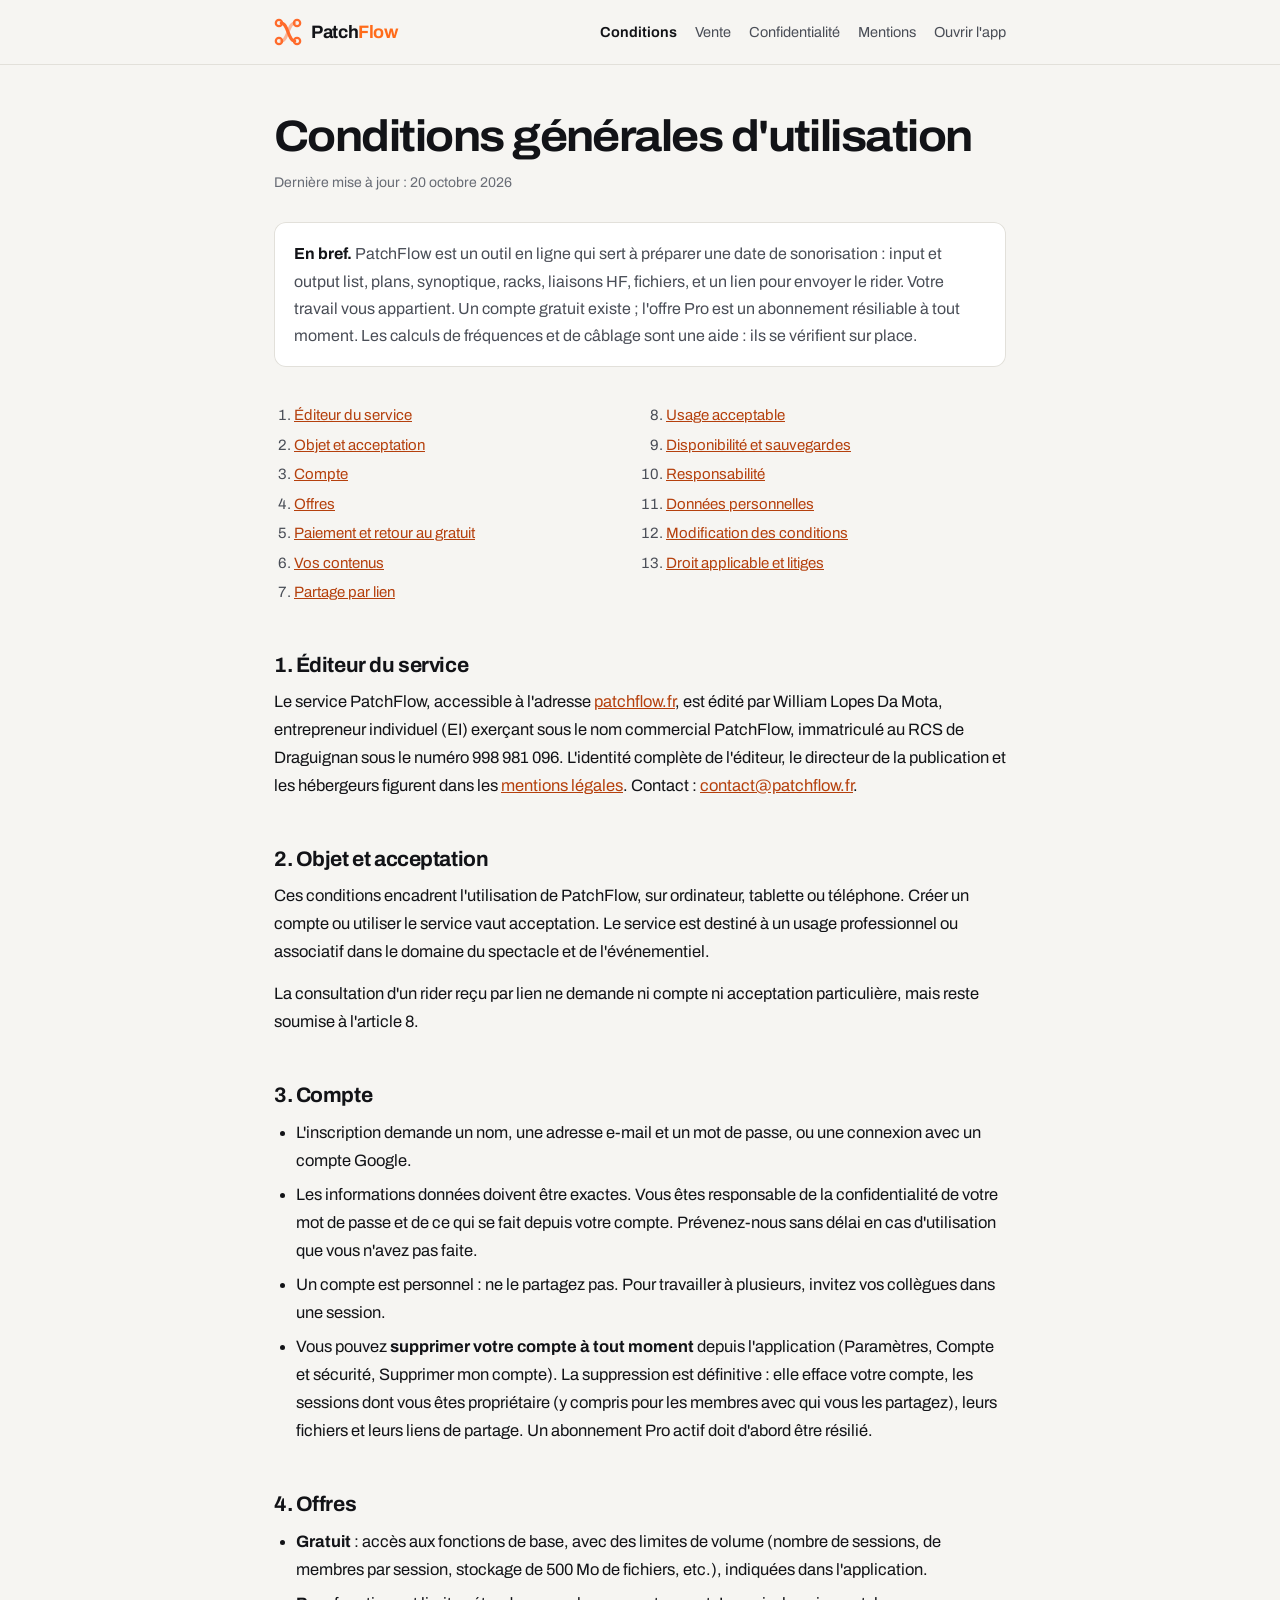
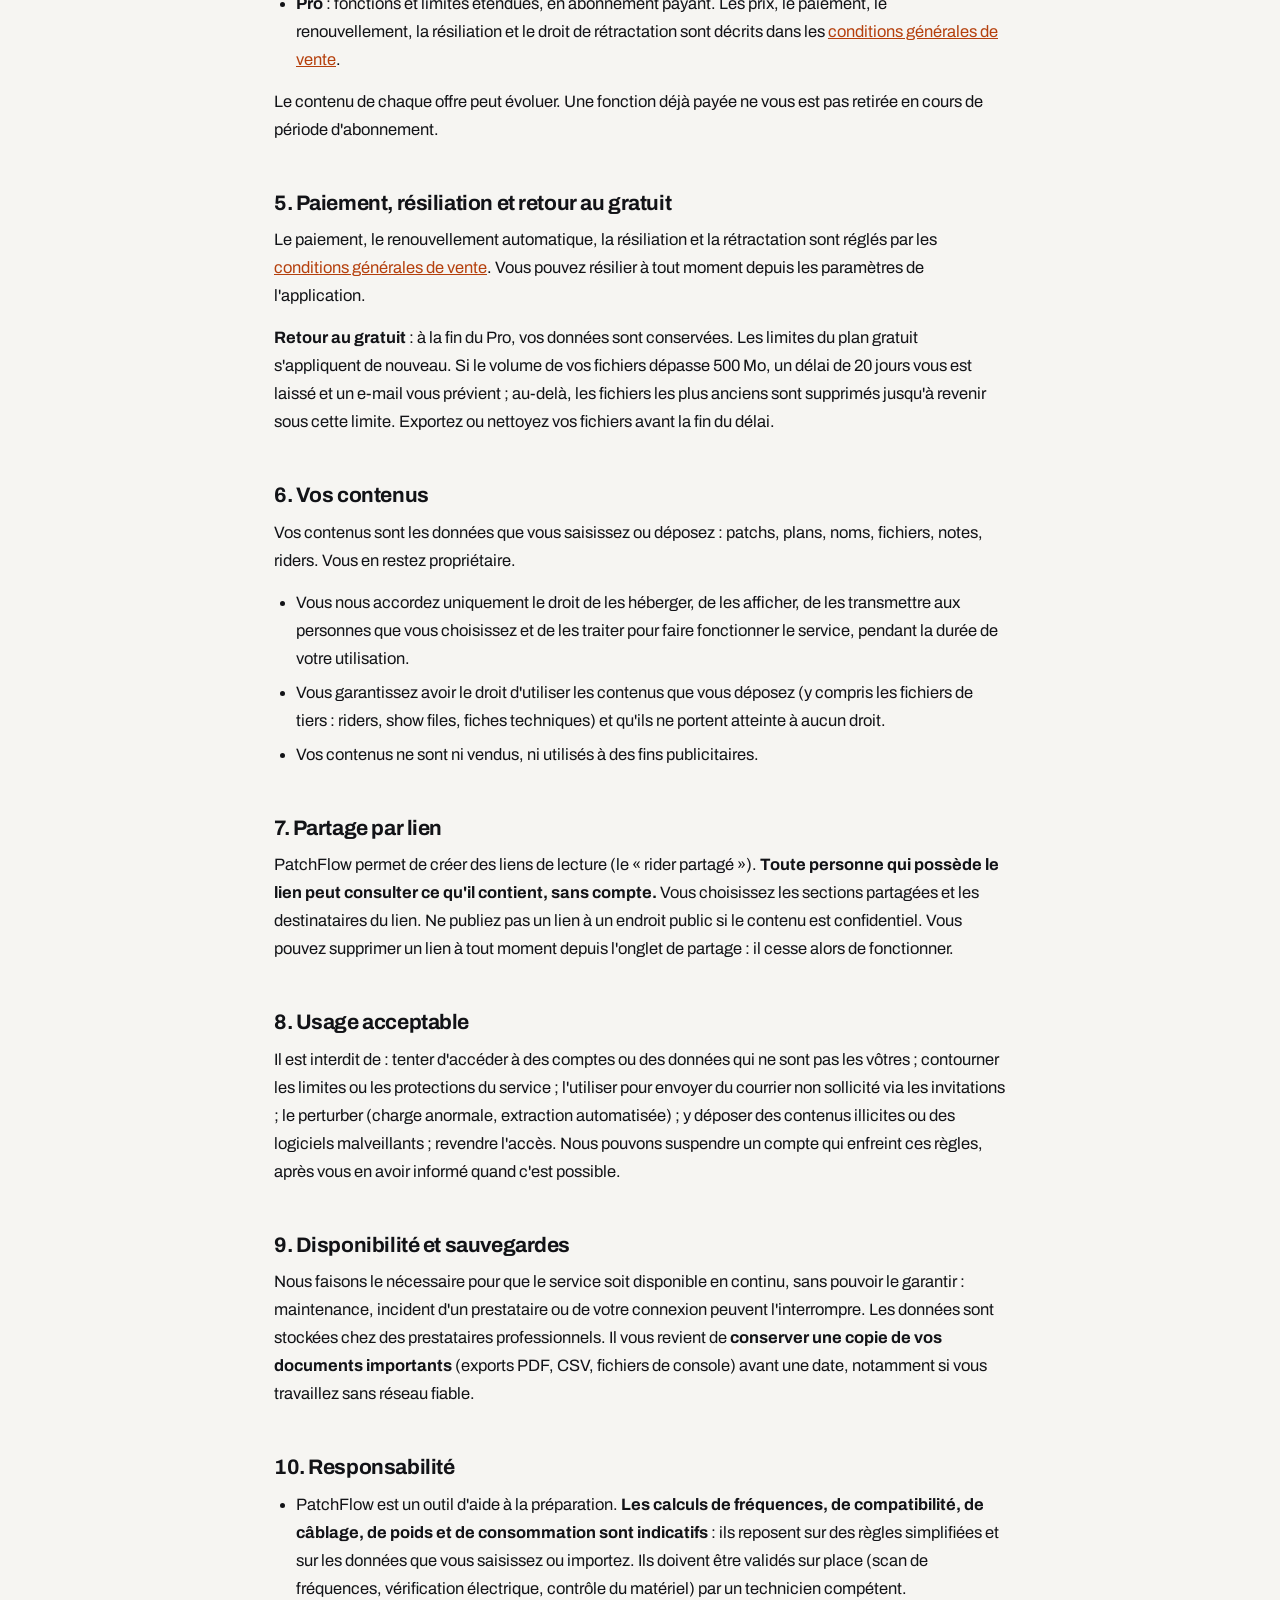
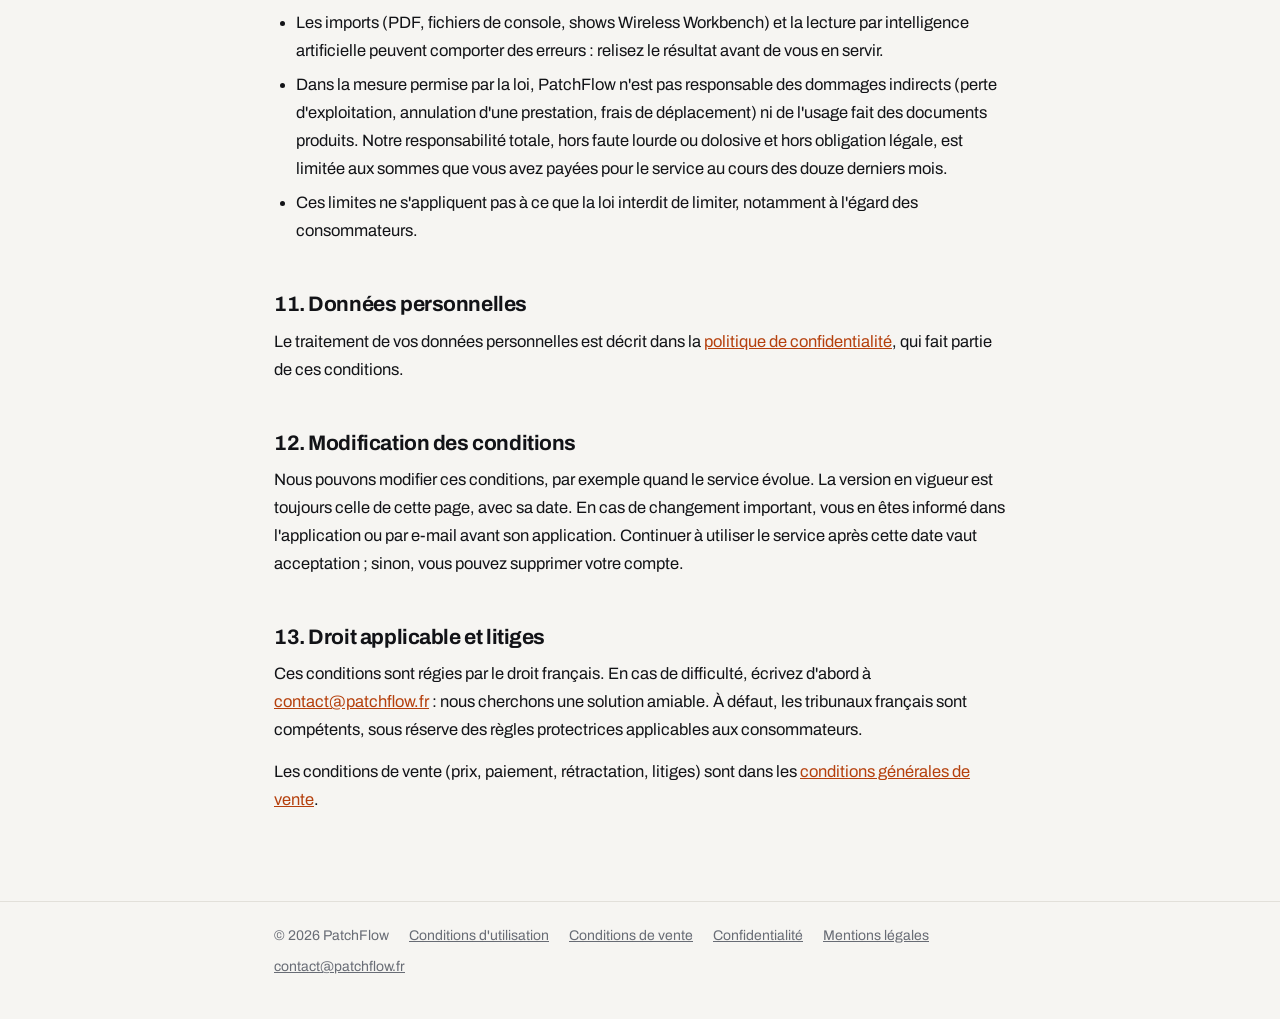
<file: cgu.html>
<!DOCTYPE html>
<html lang="fr">
<head>
<meta charset="utf-8"/>
<meta name="viewport" content="width=device-width,initial-scale=1"/>
<title>Conditions générales d'utilisation — PatchFlow</title>
<meta name="description" content="Les conditions d'utilisation de PatchFlow : compte, offres, contenus, partage et responsabilité."/>
<meta name="theme-color" content="#f6f5f2"/>
<link rel="canonical" href="https://patchflow.fr/cgu.html"/>
<link rel="icon" type="image/svg+xml" href="/favicon.svg?v=3"/>
<link rel="icon" type="image/png" sizes="96x96" href="/img/favicon-96.png?v=3"/>
<link rel="apple-touch-icon" href="/img/apple-touch-icon.png"/>
<link rel="preconnect" href="https://fonts.googleapis.com"/>
<link rel="preconnect" href="https://fonts.gstatic.com" crossorigin/>
<link href="https://fonts.googleapis.com/css2?family=Archivo:wdth,wght@62..125,400..800&display=swap" rel="stylesheet"/>
<style>
:root{--bg:#f6f5f2;--card:#fff;--ink:#121317;--ink2:#4a4e57;--ink3:#686c75;--rule:#e2e0da;--acc:#ff6b1a;--acc-ink:#b5400d;--f:'Archivo',system-ui,-apple-system,'Segoe UI',sans-serif}
*,*::before,*::after{box-sizing:border-box}
*{margin:0;padding:0}
body{background:var(--bg);color:var(--ink);font-family:var(--f);font-size:16.5px;line-height:1.7;-webkit-font-smoothing:antialiased}
a{color:var(--acc-ink)}
.top{border-bottom:1px solid var(--rule);background:var(--bg)}
.top-in,.wrap{max-width:780px;margin:0 auto;padding:0 24px}
.top-in{display:flex;align-items:center;justify-content:space-between;gap:16px;height:64px}
.logo{display:inline-flex;align-items:center;gap:9px;color:var(--ink);text-decoration:none;font-weight:700;font-size:18px;letter-spacing:-.02em}
.logo svg{width:28px;height:28px}
.logo em{font-style:normal;color:var(--acc)}
.top nav{display:flex;gap:18px;font-size:14.5px}
.top nav a{color:var(--ink2);text-decoration:none}
.top nav a:hover,.top nav a[aria-current]{color:var(--ink)}
.top nav a[aria-current]{font-weight:650}
main{padding:48px 0 72px}
h1{font-size:clamp(32px,5vw,44px);font-weight:700;letter-spacing:-.035em;line-height:1.08;font-stretch:108%}
.upd{margin:10px 0 28px;font-size:14px;color:var(--ink3)}
.lead{padding:18px 20px;margin-bottom:36px;border-radius:12px;background:var(--card);box-shadow:inset 0 0 0 1px var(--rule);font-size:16px;color:var(--ink2)}
.lead b{color:var(--ink)}
.toc{margin:0 0 36px;padding:0 0 0 20px;font-size:15px;columns:2;column-gap:32px;color:var(--ink2)}
.toc li{margin-bottom:4px;break-inside:avoid}
h2{margin:40px 0 10px;padding-top:6px;font-size:21px;font-weight:700;letter-spacing:-.02em;line-height:1.25;scroll-margin-top:16px}
h3{margin:20px 0 6px;font-size:16.5px;font-weight:650}
p,ul,ol,table{margin-bottom:14px}
ul,ol{padding-left:22px}
li{margin-bottom:6px}
table{width:100%;border-collapse:collapse;font-size:15px;background:var(--card);border-radius:10px;overflow:hidden;box-shadow:inset 0 0 0 1px var(--rule)}
th,td{padding:10px 12px;text-align:left;vertical-align:top;border-bottom:1px solid var(--rule)}
th{font-size:12.5px;letter-spacing:.05em;text-transform:uppercase;color:var(--ink3);background:#faf9f6}
tr:last-child td{border-bottom:0}
mark.todo{background:#fff1c2;color:#6b4a00;padding:1px 6px;border-radius:5px;font-weight:600}
.foot{border-top:1px solid var(--rule);padding:22px 0 40px;font-size:14px;color:var(--ink3)}
.foot .wrap{display:flex;flex-wrap:wrap;gap:8px 20px}
.foot a{color:var(--ink3)}
.top nav a{white-space:nowrap}
@media(max-width:640px){.toc{columns:1} .top-in{height:auto;padding-top:12px;padding-bottom:12px;flex-wrap:wrap} .top nav{gap:14px;font-size:14px} body{font-size:16px}}
</style>
</head>
<body>
<header class="top"><div class="top-in">
  <a class="logo" href="/" aria-label="PatchFlow, accueil"><svg viewBox="38 38 124 124" fill="none" aria-hidden="true"><path d="M70 60 C100 60 100 140 130 140" stroke="#FF6B2B" stroke-width="14" stroke-linecap="round"/><path d="M130 60 C100 60 100 140 70 140" stroke="#FF6B2B" stroke-width="14" stroke-linecap="round" opacity=".45"/><circle cx="60" cy="60" r="14" stroke="#FF6B2B" stroke-width="10"/><circle cx="140" cy="60" r="14" stroke="#FF6B2B" stroke-width="10"/><circle cx="60" cy="140" r="14" stroke="#FF6B2B" stroke-width="10"/><circle cx="140" cy="140" r="14" stroke="#FF6B2B" stroke-width="10"/></svg><span>Patch<em>Flow</em></span></a>
  <nav aria-label="Documents légaux"><a href="cgu.html" aria-current="page">Conditions</a><a href="cgv.html">Vente</a><a href="confidentialite.html">Confidentialité</a><a href="mentions-legales.html">Mentions</a><a href="app.html">Ouvrir l'app</a></nav>
</div></header>
<main><div class="wrap">
<h1>Conditions générales d'utilisation</h1>
<p class="upd">Dernière mise à jour : 20 octobre 2026</p>
<p class="lead"><b>En bref.</b> PatchFlow est un outil en ligne qui sert à préparer une date de sonorisation : input et output list, plans, synoptique, racks, liaisons HF, fichiers, et un lien pour envoyer le rider. Votre travail vous appartient. Un compte gratuit existe ; l'offre Pro est un abonnement résiliable à tout moment. Les calculs de fréquences et de câblage sont une aide : ils se vérifient sur place.</p>
<ol class="toc">
<li><a href="#editeur">Éditeur du service</a></li><li><a href="#objet">Objet et acceptation</a></li><li><a href="#compte">Compte</a></li><li><a href="#offres">Offres</a></li><li><a href="#paiement">Paiement et retour au gratuit</a></li><li><a href="#contenus">Vos contenus</a></li><li><a href="#partage">Partage par lien</a></li><li><a href="#usage">Usage acceptable</a></li><li><a href="#dispo">Disponibilité et sauvegardes</a></li><li><a href="#resp">Responsabilité</a></li><li><a href="#donnees">Données personnelles</a></li><li><a href="#modif">Modification des conditions</a></li><li><a href="#droit">Droit applicable et litiges</a></li>
</ol>

<h2 id="editeur">1. Éditeur du service</h2>
<p>Le service PatchFlow, accessible à l'adresse <a href="https://patchflow.fr">patchflow.fr</a>, est édité par William Lopes Da Mota, entrepreneur individuel (EI) exerçant sous le nom commercial PatchFlow, immatriculé au RCS de Draguignan sous le numéro 998 981 096. L'identité complète de l'éditeur, le directeur de la publication et les hébergeurs figurent dans les <a href="mentions-legales.html">mentions légales</a>. Contact : <a href="mailto:contact@patchflow.fr">contact@patchflow.fr</a>.</p>

<h2 id="objet">2. Objet et acceptation</h2>
<p>Ces conditions encadrent l'utilisation de PatchFlow, sur ordinateur, tablette ou téléphone. Créer un compte ou utiliser le service vaut acceptation. Le service est destiné à un usage professionnel ou associatif dans le domaine du spectacle et de l'événementiel.</p>
<p>La consultation d'un rider reçu par lien ne demande ni compte ni acceptation particulière, mais reste soumise à l'article 8.</p>

<h2 id="compte">3. Compte</h2>
<ul>
<li>L'inscription demande un nom, une adresse e-mail et un mot de passe, ou une connexion avec un compte Google.</li>
<li>Les informations données doivent être exactes. Vous êtes responsable de la confidentialité de votre mot de passe et de ce qui se fait depuis votre compte. Prévenez-nous sans délai en cas d'utilisation que vous n'avez pas faite.</li>
<li>Un compte est personnel : ne le partagez pas. Pour travailler à plusieurs, invitez vos collègues dans une session.</li>
<li>Vous pouvez <b>supprimer votre compte à tout moment</b> depuis l'application (Paramètres, Compte et sécurité, Supprimer mon compte). La suppression est définitive : elle efface votre compte, les sessions dont vous êtes propriétaire (y compris pour les membres avec qui vous les partagez), leurs fichiers et leurs liens de partage. Un abonnement Pro actif doit d'abord être résilié.</li>
</ul>

<h2 id="offres">4. Offres</h2>
<ul>
<li><b>Gratuit</b> : accès aux fonctions de base, avec des limites de volume (nombre de sessions, de membres par session, stockage de 500&nbsp;Mo de fichiers, etc.), indiquées dans l'application.</li>
<li><b>Pro</b> : fonctions et limites étendues, en abonnement payant. Les prix, le paiement, le renouvellement, la résiliation et le droit de rétractation sont décrits dans les <a href="cgv.html">conditions générales de vente</a>.</li>
</ul>
<p>Le contenu de chaque offre peut évoluer. Une fonction déjà payée ne vous est pas retirée en cours de période d'abonnement.</p>

<h2 id="paiement">5. Paiement, résiliation et retour au gratuit</h2>
<p>Le paiement, le renouvellement automatique, la résiliation et la rétractation sont réglés par les <a href="cgv.html">conditions générales de vente</a>. Vous pouvez résilier à tout moment depuis les paramètres de l'application.</p>
<p><b>Retour au gratuit</b> : à la fin du Pro, vos données sont conservées. Les limites du plan gratuit s'appliquent de nouveau. Si le volume de vos fichiers dépasse 500&nbsp;Mo, un délai de 20 jours vous est laissé et un e-mail vous prévient ; au-delà, les fichiers les plus anciens sont supprimés jusqu'à revenir sous cette limite. Exportez ou nettoyez vos fichiers avant la fin du délai.</p>

<h2 id="contenus">6. Vos contenus</h2>
<p>Vos contenus sont les données que vous saisissez ou déposez : patchs, plans, noms, fichiers, notes, riders. Vous en restez propriétaire.</p>
<ul>
<li>Vous nous accordez uniquement le droit de les héberger, de les afficher, de les transmettre aux personnes que vous choisissez et de les traiter pour faire fonctionner le service, pendant la durée de votre utilisation.</li>
<li>Vous garantissez avoir le droit d'utiliser les contenus que vous déposez (y compris les fichiers de tiers : riders, show files, fiches techniques) et qu'ils ne portent atteinte à aucun droit.</li>
<li>Vos contenus ne sont ni vendus, ni utilisés à des fins publicitaires.</li>
</ul>

<h2 id="partage">7. Partage par lien</h2>
<p>PatchFlow permet de créer des liens de lecture (le « rider partagé »). <b>Toute personne qui possède le lien peut consulter ce qu'il contient, sans compte.</b> Vous choisissez les sections partagées et les destinataires du lien. Ne publiez pas un lien à un endroit public si le contenu est confidentiel. Vous pouvez supprimer un lien à tout moment depuis l'onglet de partage : il cesse alors de fonctionner.</p>

<h2 id="usage">8. Usage acceptable</h2>
<p>Il est interdit de : tenter d'accéder à des comptes ou des données qui ne sont pas les vôtres ; contourner les limites ou les protections du service ; l'utiliser pour envoyer du courrier non sollicité via les invitations ; le perturber (charge anormale, extraction automatisée) ; y déposer des contenus illicites ou des logiciels malveillants ; revendre l'accès. Nous pouvons suspendre un compte qui enfreint ces règles, après vous en avoir informé quand c'est possible.</p>

<h2 id="dispo">9. Disponibilité et sauvegardes</h2>
<p>Nous faisons le nécessaire pour que le service soit disponible en continu, sans pouvoir le garantir : maintenance, incident d'un prestataire ou de votre connexion peuvent l'interrompre. Les données sont stockées chez des prestataires professionnels. Il vous revient de <b>conserver une copie de vos documents importants</b> (exports PDF, CSV, fichiers de console) avant une date, notamment si vous travaillez sans réseau fiable.</p>

<h2 id="resp">10. Responsabilité</h2>
<ul>
<li>PatchFlow est un outil d'aide à la préparation. <b>Les calculs de fréquences, de compatibilité, de câblage, de poids et de consommation sont indicatifs</b> : ils reposent sur des règles simplifiées et sur les données que vous saisissez ou importez. Ils doivent être validés sur place (scan de fréquences, vérification électrique, contrôle du matériel) par un technicien compétent.</li>
<li>Les imports (PDF, fichiers de console, shows Wireless Workbench) et la lecture par intelligence artificielle peuvent comporter des erreurs : relisez le résultat avant de vous en servir.</li>
<li>Dans la mesure permise par la loi, PatchFlow n'est pas responsable des dommages indirects (perte d'exploitation, annulation d'une prestation, frais de déplacement) ni de l'usage fait des documents produits. Notre responsabilité totale, hors faute lourde ou dolosive et hors obligation légale, est limitée aux sommes que vous avez payées pour le service au cours des douze derniers mois.</li>
<li>Ces limites ne s'appliquent pas à ce que la loi interdit de limiter, notamment à l'égard des consommateurs.</li>
</ul>

<h2 id="donnees">11. Données personnelles</h2>
<p>Le traitement de vos données personnelles est décrit dans la <a href="confidentialite.html">politique de confidentialité</a>, qui fait partie de ces conditions.</p>

<h2 id="modif">12. Modification des conditions</h2>
<p>Nous pouvons modifier ces conditions, par exemple quand le service évolue. La version en vigueur est toujours celle de cette page, avec sa date. En cas de changement important, vous en êtes informé dans l'application ou par e-mail avant son application. Continuer à utiliser le service après cette date vaut acceptation ; sinon, vous pouvez supprimer votre compte.</p>

<h2 id="droit">13. Droit applicable et litiges</h2>
<p>Ces conditions sont régies par le droit français. En cas de difficulté, écrivez d'abord à <a href="mailto:contact@patchflow.fr">contact@patchflow.fr</a> : nous cherchons une solution amiable. À défaut, les tribunaux français sont compétents, sous réserve des règles protectrices applicables aux consommateurs.</p>
<p>Les conditions de vente (prix, paiement, rétractation, litiges) sont dans les <a href="cgv.html">conditions générales de vente</a>.</p>
</div></main>
<footer class="foot"><div class="wrap"><span>© 2026 PatchFlow</span><a href="cgu.html">Conditions d'utilisation</a><a href="cgv.html">Conditions de vente</a><a href="confidentialite.html">Confidentialité</a><a href="mentions-legales.html">Mentions légales</a><a href="mailto:contact@patchflow.fr">contact@patchflow.fr</a></div></footer>
</body>
</html>
</file>
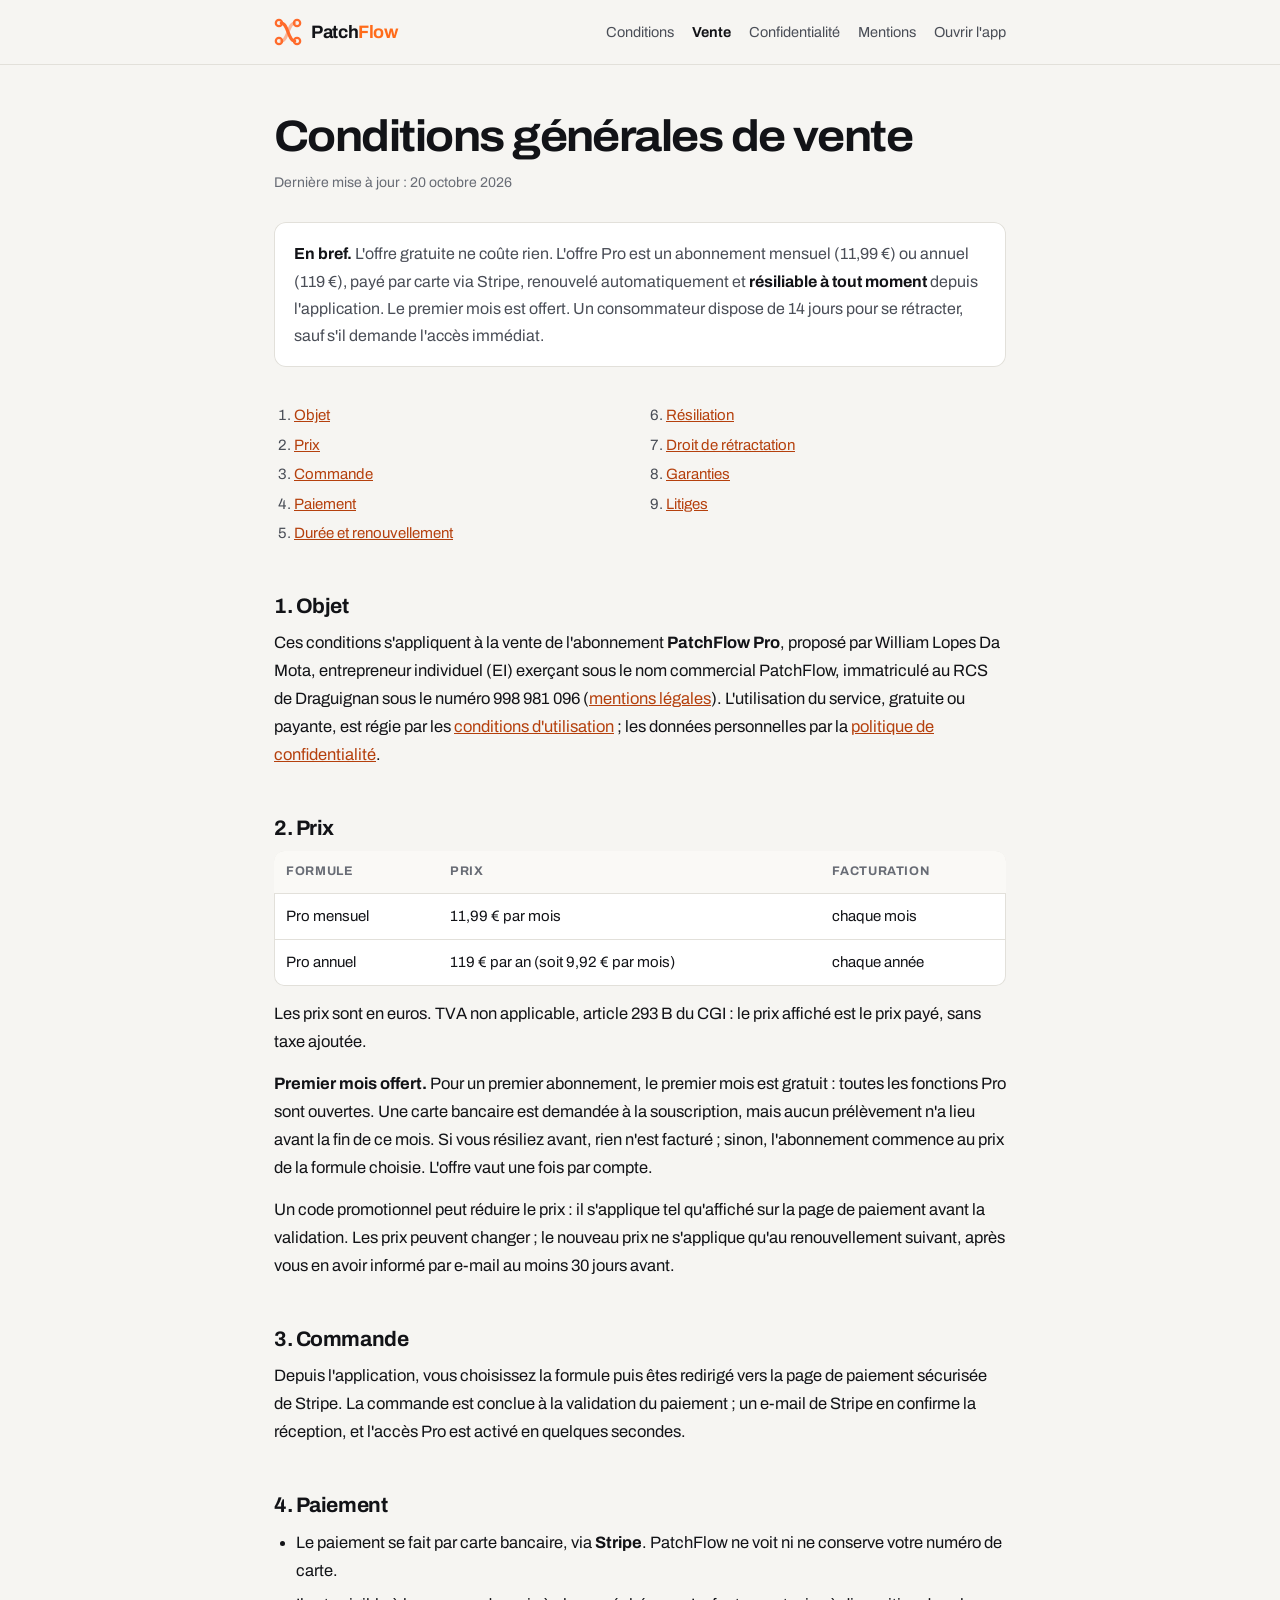
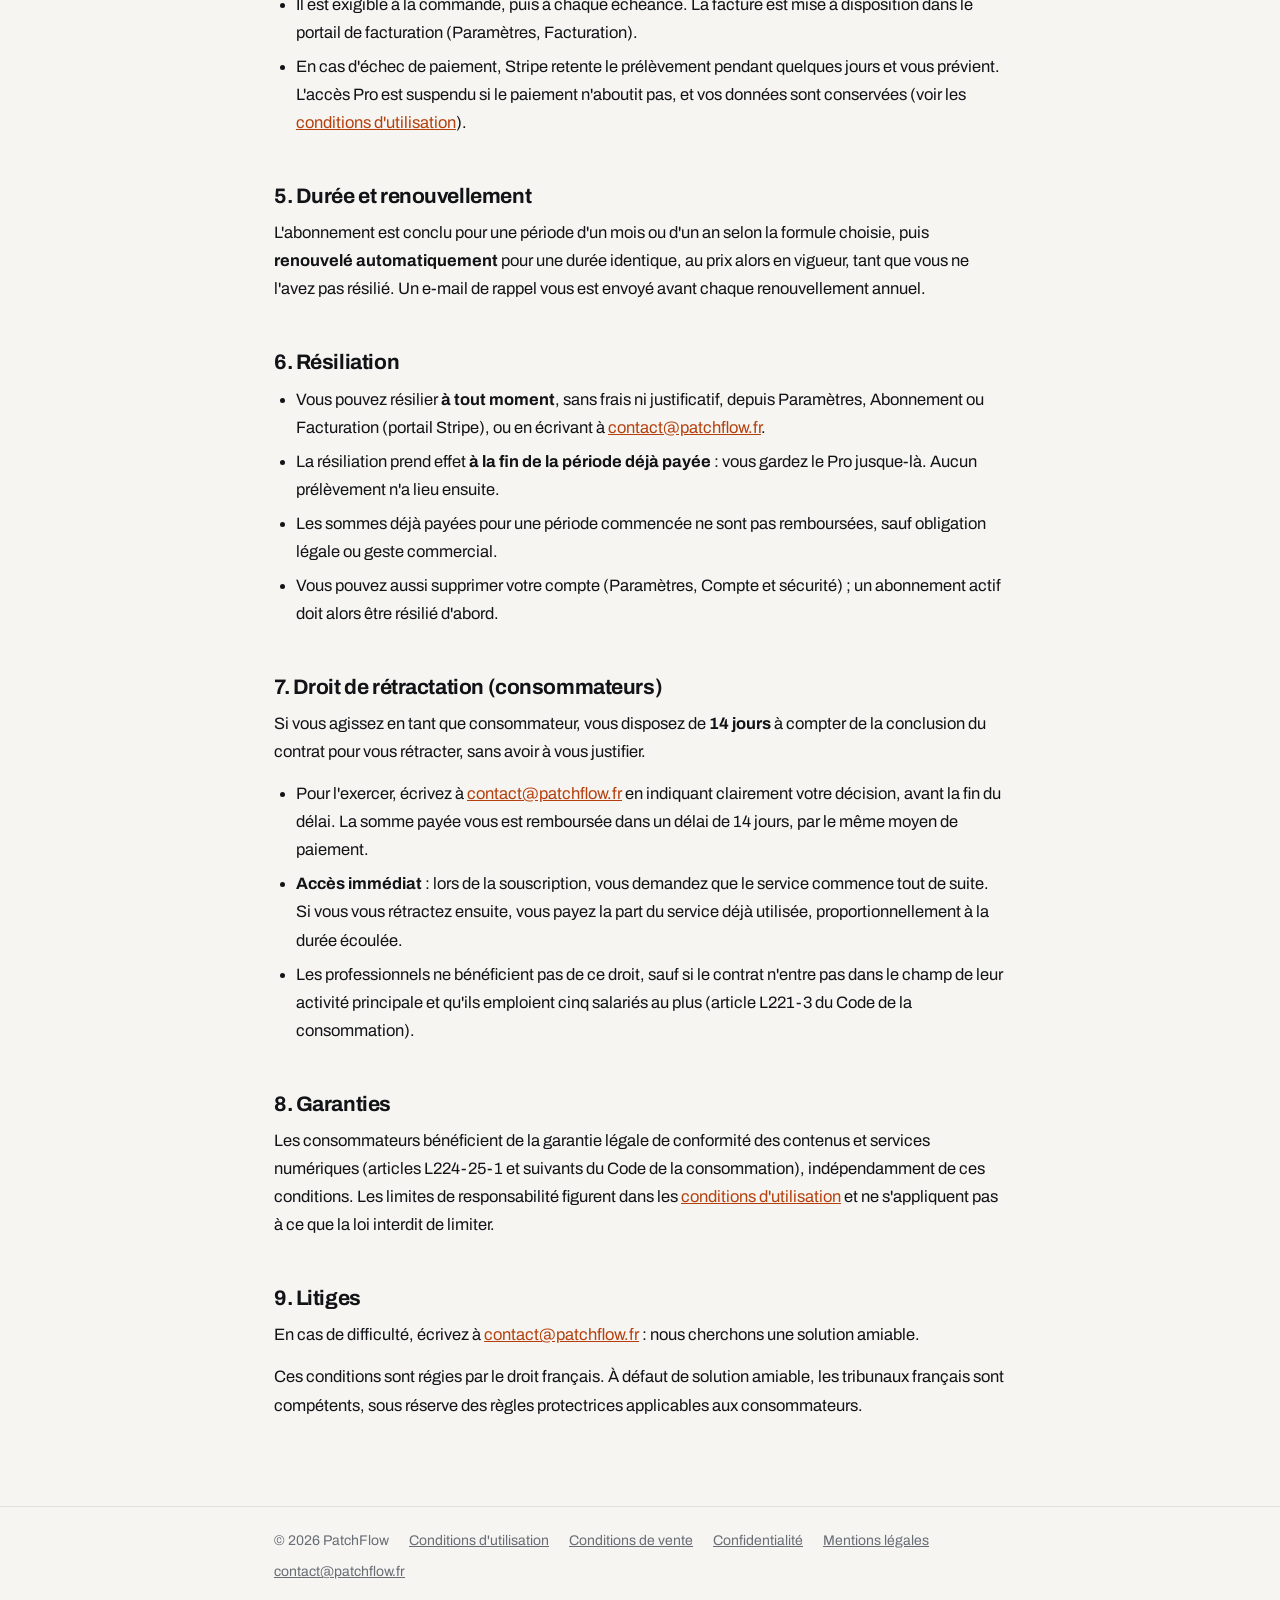
<file: cgv.html>
<!DOCTYPE html>
<html lang="fr">
<head>
<meta charset="utf-8"/>
<meta name="viewport" content="width=device-width,initial-scale=1"/>
<title>Conditions générales de vente — PatchFlow</title>
<meta name="description" content="Les conditions de vente de l'abonnement PatchFlow Pro : prix, paiement, renouvellement, résiliation et rétractation."/>
<meta name="theme-color" content="#f6f5f2"/>
<link rel="canonical" href="https://patchflow.fr/cgv.html"/>
<link rel="icon" type="image/svg+xml" href="/favicon.svg?v=3"/>
<link rel="icon" type="image/png" sizes="96x96" href="/img/favicon-96.png?v=3"/>
<link rel="apple-touch-icon" href="/img/apple-touch-icon.png"/>
<link rel="preconnect" href="https://fonts.googleapis.com"/>
<link rel="preconnect" href="https://fonts.gstatic.com" crossorigin/>
<link href="https://fonts.googleapis.com/css2?family=Archivo:wdth,wght@62..125,400..800&display=swap" rel="stylesheet"/>
<style>
:root{--bg:#f6f5f2;--card:#fff;--ink:#121317;--ink2:#4a4e57;--ink3:#686c75;--rule:#e2e0da;--acc:#ff6b1a;--acc-ink:#b5400d;--f:'Archivo',system-ui,-apple-system,'Segoe UI',sans-serif}
*,*::before,*::after{box-sizing:border-box}
*{margin:0;padding:0}
body{background:var(--bg);color:var(--ink);font-family:var(--f);font-size:16.5px;line-height:1.7;-webkit-font-smoothing:antialiased}
a{color:var(--acc-ink)}
.top{border-bottom:1px solid var(--rule);background:var(--bg)}
.top-in,.wrap{max-width:780px;margin:0 auto;padding:0 24px}
.top-in{display:flex;align-items:center;justify-content:space-between;gap:16px;height:64px}
.logo{display:inline-flex;align-items:center;gap:9px;color:var(--ink);text-decoration:none;font-weight:700;font-size:18px;letter-spacing:-.02em}
.logo svg{width:28px;height:28px}
.logo em{font-style:normal;color:var(--acc)}
.top nav{display:flex;gap:18px;font-size:14.5px}
.top nav a{color:var(--ink2);text-decoration:none}
.top nav a:hover,.top nav a[aria-current]{color:var(--ink)}
.top nav a[aria-current]{font-weight:650}
main{padding:48px 0 72px}
h1{font-size:clamp(32px,5vw,44px);font-weight:700;letter-spacing:-.035em;line-height:1.08;font-stretch:108%}
.upd{margin:10px 0 28px;font-size:14px;color:var(--ink3)}
.lead{padding:18px 20px;margin-bottom:36px;border-radius:12px;background:var(--card);box-shadow:inset 0 0 0 1px var(--rule);font-size:16px;color:var(--ink2)}
.lead b{color:var(--ink)}
.toc{margin:0 0 36px;padding:0 0 0 20px;font-size:15px;columns:2;column-gap:32px;color:var(--ink2)}
.toc li{margin-bottom:4px;break-inside:avoid}
h2{margin:40px 0 10px;padding-top:6px;font-size:21px;font-weight:700;letter-spacing:-.02em;line-height:1.25;scroll-margin-top:16px}
h3{margin:20px 0 6px;font-size:16.5px;font-weight:650}
p,ul,ol,table{margin-bottom:14px}
ul,ol{padding-left:22px}
li{margin-bottom:6px}
table{width:100%;border-collapse:collapse;font-size:15px;background:var(--card);border-radius:10px;overflow:hidden;box-shadow:inset 0 0 0 1px var(--rule)}
th,td{padding:10px 12px;text-align:left;vertical-align:top;border-bottom:1px solid var(--rule)}
th{font-size:12.5px;letter-spacing:.05em;text-transform:uppercase;color:var(--ink3);background:#faf9f6}
tr:last-child td{border-bottom:0}
mark.todo{background:#fff1c2;color:#6b4a00;padding:1px 6px;border-radius:5px;font-weight:600}
.foot{border-top:1px solid var(--rule);padding:22px 0 40px;font-size:14px;color:var(--ink3)}
.foot .wrap{display:flex;flex-wrap:wrap;gap:8px 20px}
.foot a{color:var(--ink3)}
.top nav a{white-space:nowrap}
@media(max-width:640px){.toc{columns:1} .top-in{height:auto;padding-top:12px;padding-bottom:12px;flex-wrap:wrap} .top nav{gap:14px;font-size:14px} body{font-size:16px}}
</style>
</head>
<body>
<header class="top"><div class="top-in">
  <a class="logo" href="/" aria-label="PatchFlow, accueil"><svg viewBox="38 38 124 124" fill="none" aria-hidden="true"><path d="M70 60 C100 60 100 140 130 140" stroke="#FF6B2B" stroke-width="14" stroke-linecap="round"/><path d="M130 60 C100 60 100 140 70 140" stroke="#FF6B2B" stroke-width="14" stroke-linecap="round" opacity=".45"/><circle cx="60" cy="60" r="14" stroke="#FF6B2B" stroke-width="10"/><circle cx="140" cy="60" r="14" stroke="#FF6B2B" stroke-width="10"/><circle cx="60" cy="140" r="14" stroke="#FF6B2B" stroke-width="10"/><circle cx="140" cy="140" r="14" stroke="#FF6B2B" stroke-width="10"/></svg><span>Patch<em>Flow</em></span></a>
  <nav aria-label="Documents légaux"><a href="cgu.html">Conditions</a><a href="cgv.html" aria-current="page">Vente</a><a href="confidentialite.html">Confidentialité</a><a href="mentions-legales.html">Mentions</a><a href="app.html">Ouvrir l'app</a></nav>
</div></header>
<main><div class="wrap">
<h1>Conditions générales de vente</h1>
<p class="upd">Dernière mise à jour : 20 octobre 2026</p>
<p class="lead"><b>En bref.</b> L'offre gratuite ne coûte rien. L'offre Pro est un abonnement mensuel (11,99&nbsp;€) ou annuel (119&nbsp;€), payé par carte via Stripe, renouvelé automatiquement et <b>résiliable à tout moment</b> depuis l'application. Le premier mois est offert. Un consommateur dispose de 14 jours pour se rétracter, sauf s'il demande l'accès immédiat.</p>
<ol class="toc">
<li><a href="#objet">Objet</a></li><li><a href="#prix">Prix</a></li><li><a href="#commande">Commande</a></li><li><a href="#paiement">Paiement</a></li><li><a href="#duree">Durée et renouvellement</a></li><li><a href="#resiliation">Résiliation</a></li><li><a href="#retractation">Droit de rétractation</a></li><li><a href="#garanties">Garanties</a></li><li><a href="#litiges">Litiges</a></li>
</ol>

<h2 id="objet">1. Objet</h2>
<p>Ces conditions s'appliquent à la vente de l'abonnement <b>PatchFlow Pro</b>, proposé par William Lopes Da Mota, entrepreneur individuel (EI) exerçant sous le nom commercial PatchFlow, immatriculé au RCS de Draguignan sous le numéro 998 981 096 (<a href="mentions-legales.html">mentions légales</a>). L'utilisation du service, gratuite ou payante, est régie par les <a href="cgu.html">conditions d'utilisation</a> ; les données personnelles par la <a href="confidentialite.html">politique de confidentialité</a>.</p>

<h2 id="prix">2. Prix</h2>
<table>
<thead><tr><th>Formule</th><th>Prix</th><th>Facturation</th></tr></thead>
<tbody>
<tr><td>Pro mensuel</td><td>11,99&nbsp;€ par mois</td><td>chaque mois</td></tr>
<tr><td>Pro annuel</td><td>119&nbsp;€ par an (soit 9,92&nbsp;€ par mois)</td><td>chaque année</td></tr>
</tbody></table>
<p>Les prix sont en euros. TVA non applicable, article 293 B du CGI : le prix affiché est le prix payé, sans taxe ajoutée.</p>
<p><b>Premier mois offert.</b> Pour un premier abonnement, le premier mois est gratuit : toutes les fonctions Pro sont ouvertes. Une carte bancaire est demandée à la souscription, mais aucun prélèvement n'a lieu avant la fin de ce mois. Si vous résiliez avant, rien n'est facturé ; sinon, l'abonnement commence au prix de la formule choisie. L'offre vaut une fois par compte.</p>
<p>Un code promotionnel peut réduire le prix : il s'applique tel qu'affiché sur la page de paiement avant la validation. Les prix peuvent changer ; le nouveau prix ne s'applique qu'au renouvellement suivant, après vous en avoir informé par e-mail au moins 30 jours avant.</p>

<h2 id="commande">3. Commande</h2>
<p>Depuis l'application, vous choisissez la formule puis êtes redirigé vers la page de paiement sécurisée de Stripe. La commande est conclue à la validation du paiement ; un e-mail de Stripe en confirme la réception, et l'accès Pro est activé en quelques secondes.</p>

<h2 id="paiement">4. Paiement</h2>
<ul>
<li>Le paiement se fait par carte bancaire, via <b>Stripe</b>. PatchFlow ne voit ni ne conserve votre numéro de carte.</li>
<li>Il est exigible à la commande, puis à chaque échéance. La facture est mise à disposition dans le portail de facturation (Paramètres, Facturation).</li>
<li>En cas d'échec de paiement, Stripe retente le prélèvement pendant quelques jours et vous prévient. L'accès Pro est suspendu si le paiement n'aboutit pas, et vos données sont conservées (voir les <a href="cgu.html#paiement">conditions d'utilisation</a>).</li>
</ul>

<h2 id="duree">5. Durée et renouvellement</h2>
<p>L'abonnement est conclu pour une période d'un mois ou d'un an selon la formule choisie, puis <b>renouvelé automatiquement</b> pour une durée identique, au prix alors en vigueur, tant que vous ne l'avez pas résilié. Un e-mail de rappel vous est envoyé avant chaque renouvellement annuel.</p>

<h2 id="resiliation">6. Résiliation</h2>
<ul>
<li>Vous pouvez résilier <b>à tout moment</b>, sans frais ni justificatif, depuis Paramètres, Abonnement ou Facturation (portail Stripe), ou en écrivant à <a href="mailto:contact@patchflow.fr">contact@patchflow.fr</a>.</li>
<li>La résiliation prend effet <b>à la fin de la période déjà payée</b> : vous gardez le Pro jusque-là. Aucun prélèvement n'a lieu ensuite.</li>
<li>Les sommes déjà payées pour une période commencée ne sont pas remboursées, sauf obligation légale ou geste commercial.</li>
<li>Vous pouvez aussi supprimer votre compte (Paramètres, Compte et sécurité) ; un abonnement actif doit alors être résilié d'abord.</li>
</ul>

<h2 id="retractation">7. Droit de rétractation (consommateurs)</h2>
<p>Si vous agissez en tant que consommateur, vous disposez de <b>14 jours</b> à compter de la conclusion du contrat pour vous rétracter, sans avoir à vous justifier.</p>
<ul>
<li>Pour l'exercer, écrivez à <a href="mailto:contact@patchflow.fr">contact@patchflow.fr</a> en indiquant clairement votre décision, avant la fin du délai. La somme payée vous est remboursée dans un délai de 14 jours, par le même moyen de paiement.</li>
<li><b>Accès immédiat</b> : lors de la souscription, vous demandez que le service commence tout de suite. Si vous vous rétractez ensuite, vous payez la part du service déjà utilisée, proportionnellement à la durée écoulée.</li>
<li>Les professionnels ne bénéficient pas de ce droit, sauf si le contrat n'entre pas dans le champ de leur activité principale et qu'ils emploient cinq salariés au plus (article L221-3 du Code de la consommation).</li>
</ul>

<h2 id="garanties">8. Garanties</h2>
<p>Les consommateurs bénéficient de la garantie légale de conformité des contenus et services numériques (articles L224-25-1 et suivants du Code de la consommation), indépendamment de ces conditions. Les limites de responsabilité figurent dans les <a href="cgu.html#resp">conditions d'utilisation</a> et ne s'appliquent pas à ce que la loi interdit de limiter.</p>

<h2 id="litiges">9. Litiges</h2>
<p>En cas de difficulté, écrivez à <a href="mailto:contact@patchflow.fr">contact@patchflow.fr</a> : nous cherchons une solution amiable.</p>
<p>Ces conditions sont régies par le droit français. À défaut de solution amiable, les tribunaux français sont compétents, sous réserve des règles protectrices applicables aux consommateurs.</p>
</div></main>
<footer class="foot"><div class="wrap"><span>© 2026 PatchFlow</span><a href="cgu.html">Conditions d'utilisation</a><a href="cgv.html">Conditions de vente</a><a href="confidentialite.html">Confidentialité</a><a href="mentions-legales.html">Mentions légales</a><a href="mailto:contact@patchflow.fr">contact@patchflow.fr</a></div></footer>
</body>
</html>
</file>
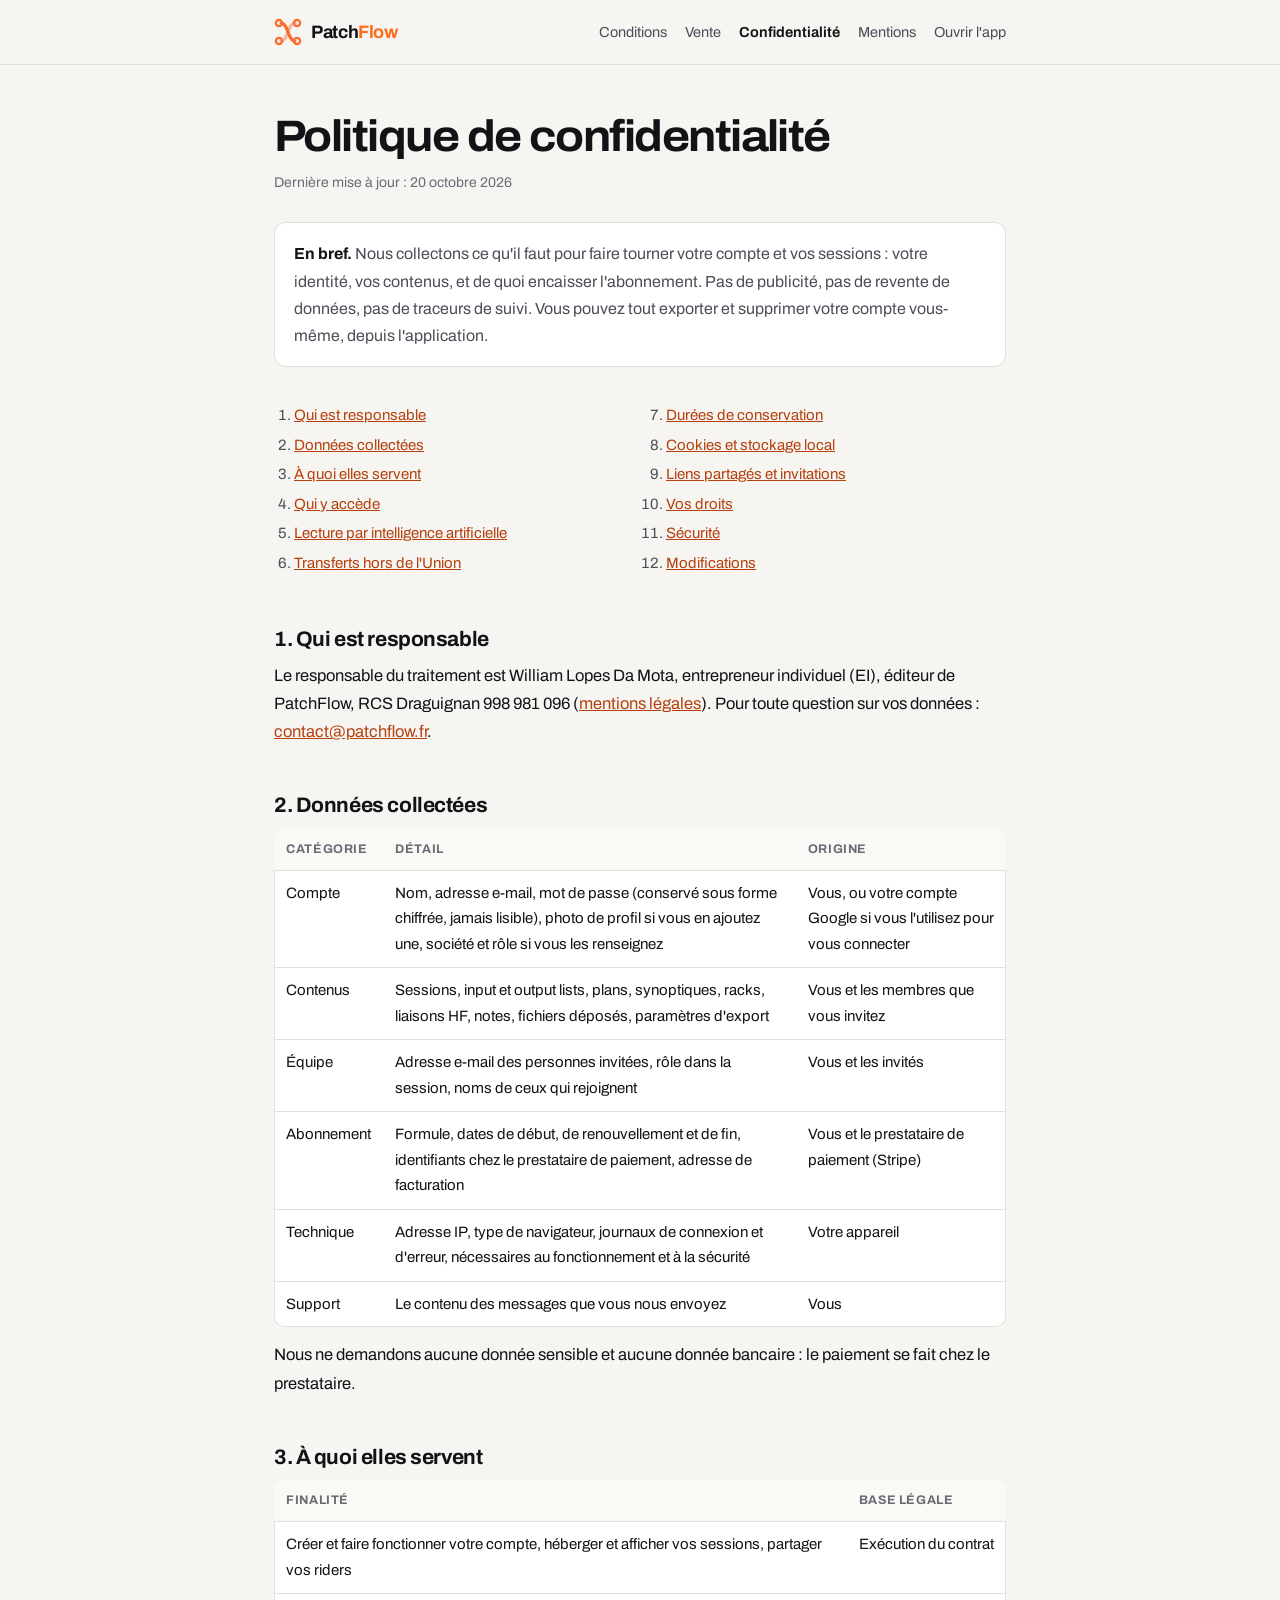
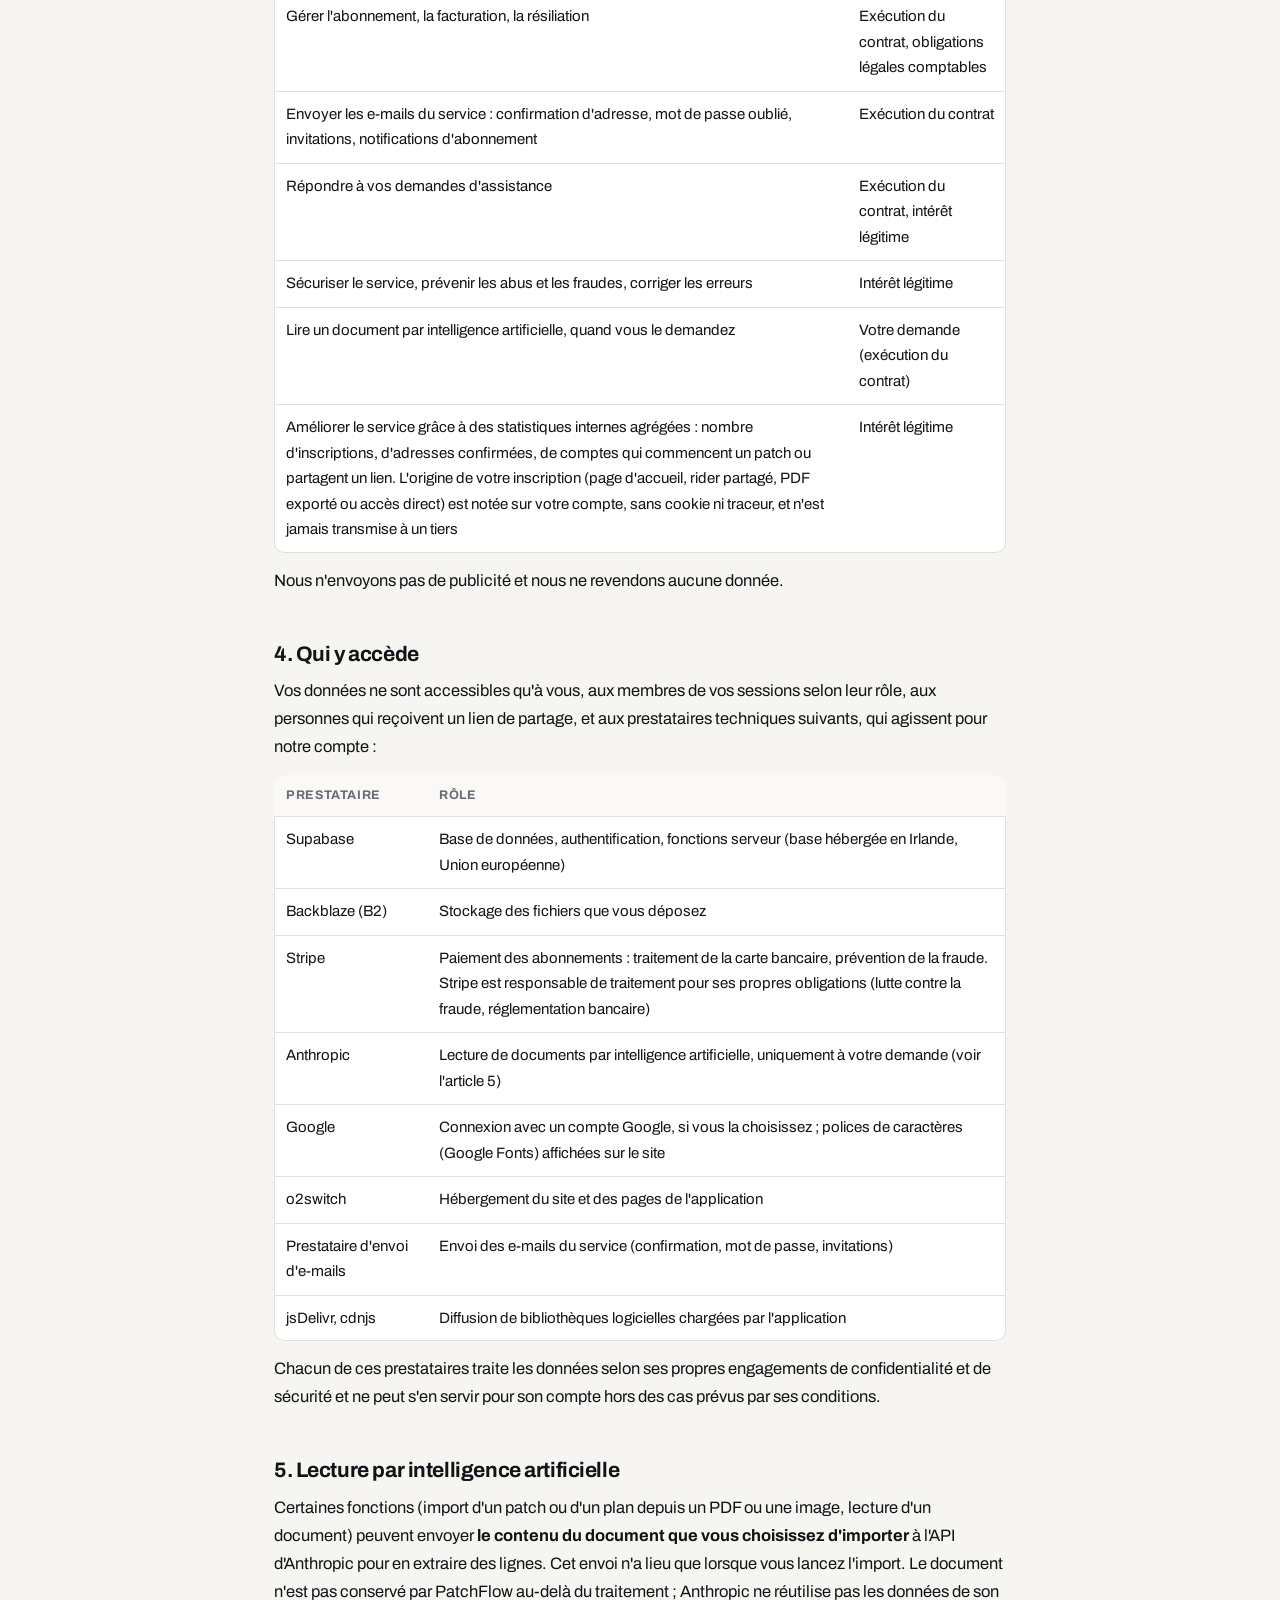
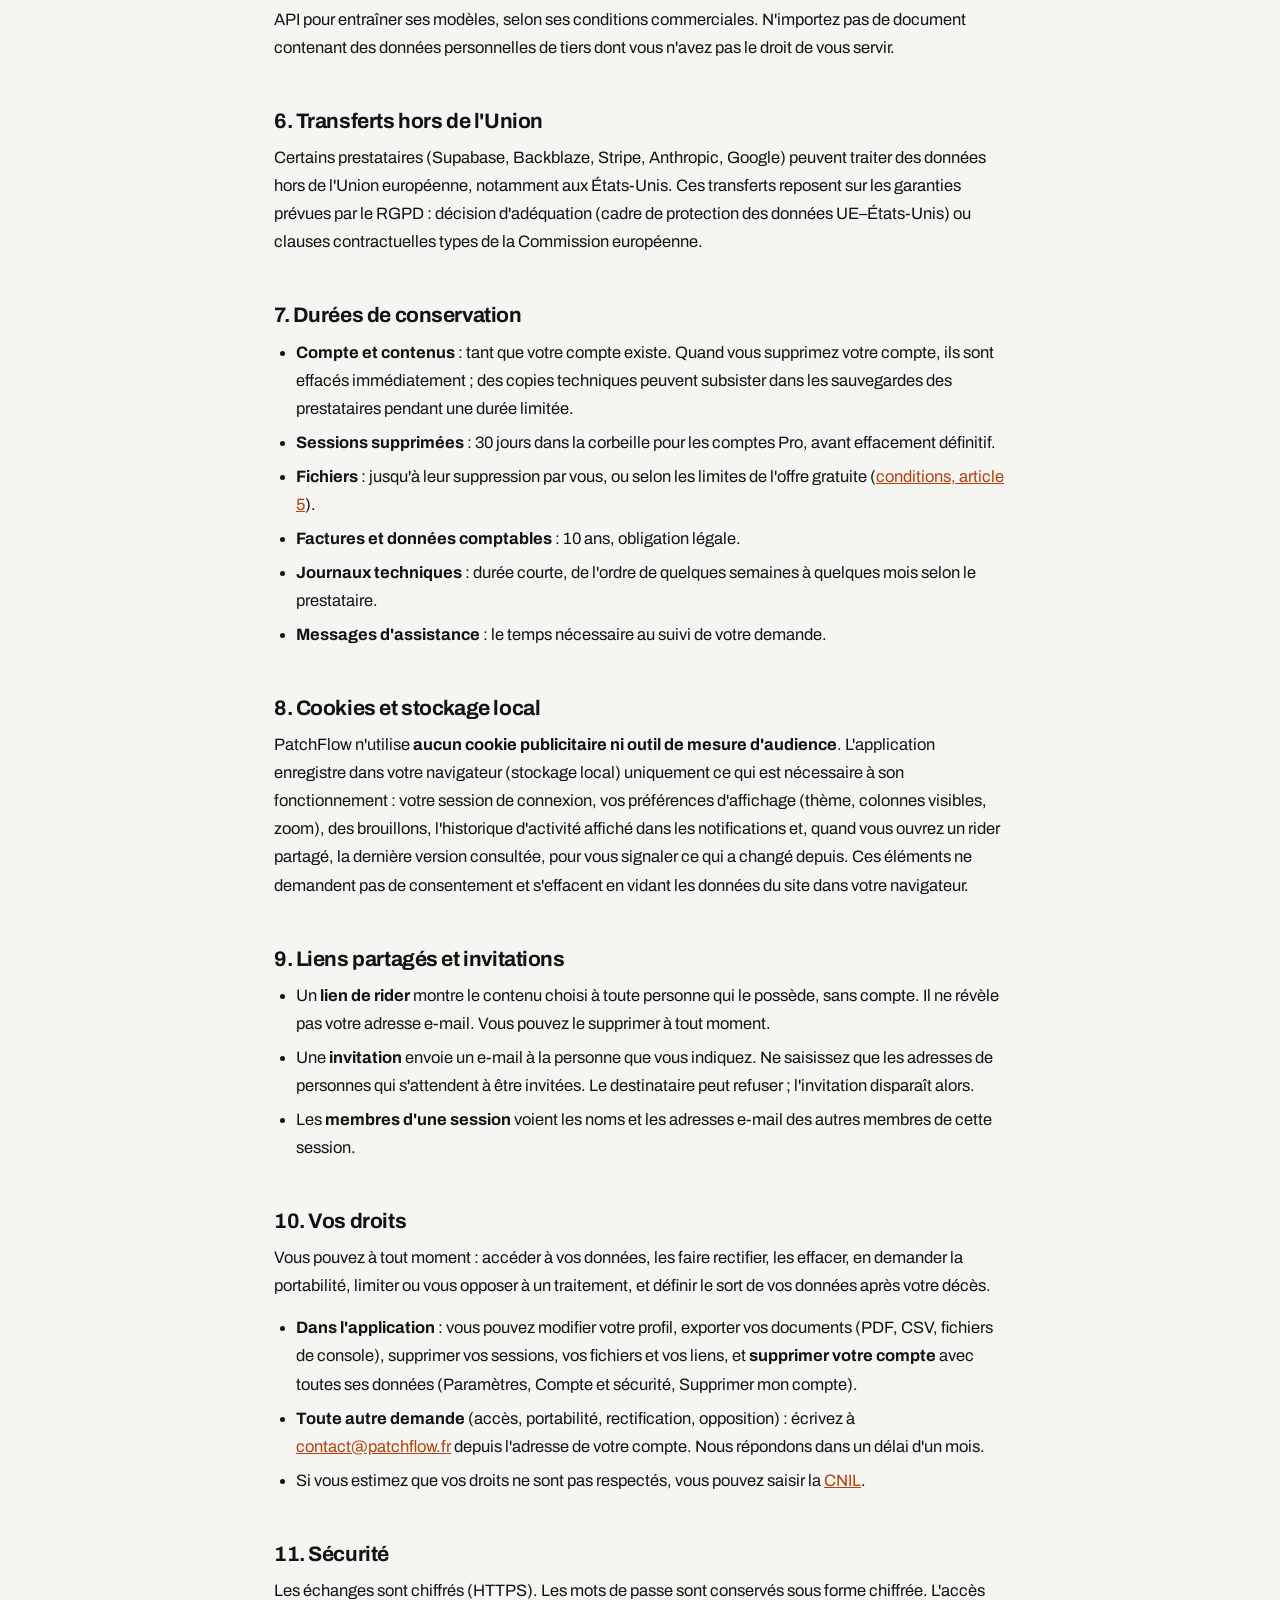
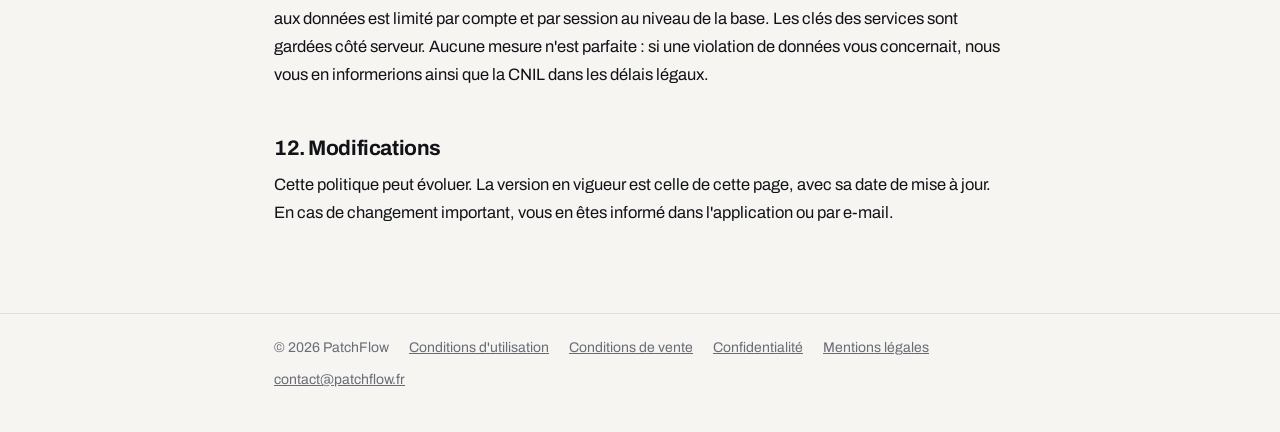
<file: confidentialite.html>
<!DOCTYPE html>
<html lang="fr">
<head>
<meta charset="utf-8"/>
<meta name="viewport" content="width=device-width,initial-scale=1"/>
<title>Politique de confidentialité — PatchFlow</title>
<meta name="description" content="Les données que PatchFlow collecte, pourquoi, qui y accède, combien de temps, et comment exercer vos droits."/>
<meta name="theme-color" content="#f6f5f2"/>
<link rel="canonical" href="https://patchflow.fr/confidentialite.html"/>
<link rel="icon" type="image/svg+xml" href="/favicon.svg?v=3"/>
<link rel="icon" type="image/png" sizes="96x96" href="/img/favicon-96.png?v=3"/>
<link rel="apple-touch-icon" href="/img/apple-touch-icon.png"/>
<link rel="preconnect" href="https://fonts.googleapis.com"/>
<link rel="preconnect" href="https://fonts.gstatic.com" crossorigin/>
<link href="https://fonts.googleapis.com/css2?family=Archivo:wdth,wght@62..125,400..800&display=swap" rel="stylesheet"/>
<style>
:root{--bg:#f6f5f2;--card:#fff;--ink:#121317;--ink2:#4a4e57;--ink3:#686c75;--rule:#e2e0da;--acc:#ff6b1a;--acc-ink:#b5400d;--f:'Archivo',system-ui,-apple-system,'Segoe UI',sans-serif}
*,*::before,*::after{box-sizing:border-box}
*{margin:0;padding:0}
body{background:var(--bg);color:var(--ink);font-family:var(--f);font-size:16.5px;line-height:1.7;-webkit-font-smoothing:antialiased}
a{color:var(--acc-ink)}
.top{border-bottom:1px solid var(--rule);background:var(--bg)}
.top-in,.wrap{max-width:780px;margin:0 auto;padding:0 24px}
.top-in{display:flex;align-items:center;justify-content:space-between;gap:16px;height:64px}
.logo{display:inline-flex;align-items:center;gap:9px;color:var(--ink);text-decoration:none;font-weight:700;font-size:18px;letter-spacing:-.02em}
.logo svg{width:28px;height:28px}
.logo em{font-style:normal;color:var(--acc)}
.top nav{display:flex;gap:18px;font-size:14.5px}
.top nav a{color:var(--ink2);text-decoration:none}
.top nav a:hover,.top nav a[aria-current]{color:var(--ink)}
.top nav a[aria-current]{font-weight:650}
main{padding:48px 0 72px}
h1{font-size:clamp(32px,5vw,44px);font-weight:700;letter-spacing:-.035em;line-height:1.08;font-stretch:108%}
.upd{margin:10px 0 28px;font-size:14px;color:var(--ink3)}
.lead{padding:18px 20px;margin-bottom:36px;border-radius:12px;background:var(--card);box-shadow:inset 0 0 0 1px var(--rule);font-size:16px;color:var(--ink2)}
.lead b{color:var(--ink)}
.toc{margin:0 0 36px;padding:0 0 0 20px;font-size:15px;columns:2;column-gap:32px;color:var(--ink2)}
.toc li{margin-bottom:4px;break-inside:avoid}
h2{margin:40px 0 10px;padding-top:6px;font-size:21px;font-weight:700;letter-spacing:-.02em;line-height:1.25;scroll-margin-top:16px}
h3{margin:20px 0 6px;font-size:16.5px;font-weight:650}
p,ul,ol,table{margin-bottom:14px}
ul,ol{padding-left:22px}
li{margin-bottom:6px}
table{width:100%;border-collapse:collapse;font-size:15px;background:var(--card);border-radius:10px;overflow:hidden;box-shadow:inset 0 0 0 1px var(--rule)}
th,td{padding:10px 12px;text-align:left;vertical-align:top;border-bottom:1px solid var(--rule)}
th{font-size:12.5px;letter-spacing:.05em;text-transform:uppercase;color:var(--ink3);background:#faf9f6}
tr:last-child td{border-bottom:0}
mark.todo{background:#fff1c2;color:#6b4a00;padding:1px 6px;border-radius:5px;font-weight:600}
.foot{border-top:1px solid var(--rule);padding:22px 0 40px;font-size:14px;color:var(--ink3)}
.foot .wrap{display:flex;flex-wrap:wrap;gap:8px 20px}
.foot a{color:var(--ink3)}
.top nav a{white-space:nowrap}
@media(max-width:640px){.toc{columns:1} .top-in{height:auto;padding-top:12px;padding-bottom:12px;flex-wrap:wrap} .top nav{gap:14px;font-size:14px} body{font-size:16px}}
</style>
</head>
<body>
<header class="top"><div class="top-in">
  <a class="logo" href="/" aria-label="PatchFlow, accueil"><svg viewBox="38 38 124 124" fill="none" aria-hidden="true"><path d="M70 60 C100 60 100 140 130 140" stroke="#FF6B2B" stroke-width="14" stroke-linecap="round"/><path d="M130 60 C100 60 100 140 70 140" stroke="#FF6B2B" stroke-width="14" stroke-linecap="round" opacity=".45"/><circle cx="60" cy="60" r="14" stroke="#FF6B2B" stroke-width="10"/><circle cx="140" cy="60" r="14" stroke="#FF6B2B" stroke-width="10"/><circle cx="60" cy="140" r="14" stroke="#FF6B2B" stroke-width="10"/><circle cx="140" cy="140" r="14" stroke="#FF6B2B" stroke-width="10"/></svg><span>Patch<em>Flow</em></span></a>
  <nav aria-label="Documents légaux"><a href="cgu.html">Conditions</a><a href="cgv.html">Vente</a><a href="confidentialite.html" aria-current="page">Confidentialité</a><a href="mentions-legales.html">Mentions</a><a href="app.html">Ouvrir l'app</a></nav>
</div></header>
<main><div class="wrap">
<h1>Politique de confidentialité</h1>
<p class="upd">Dernière mise à jour : 20 octobre 2026</p>
<p class="lead"><b>En bref.</b> Nous collectons ce qu'il faut pour faire tourner votre compte et vos sessions : votre identité, vos contenus, et de quoi encaisser l'abonnement. Pas de publicité, pas de revente de données, pas de traceurs de suivi. Vous pouvez tout exporter et supprimer votre compte vous-même, depuis l'application.</p>
<ol class="toc">
<li><a href="#responsable">Qui est responsable</a></li><li><a href="#donnees">Données collectées</a></li><li><a href="#finalites">À quoi elles servent</a></li><li><a href="#destinataires">Qui y accède</a></li><li><a href="#ia">Lecture par intelligence artificielle</a></li><li><a href="#transferts">Transferts hors de l'Union</a></li><li><a href="#duree">Durées de conservation</a></li><li><a href="#cookies">Cookies et stockage local</a></li><li><a href="#liens">Liens partagés et invitations</a></li><li><a href="#droits">Vos droits</a></li><li><a href="#securite">Sécurité</a></li><li><a href="#modif">Modifications</a></li>
</ol>

<h2 id="responsable">1. Qui est responsable</h2>
<p>Le responsable du traitement est William Lopes Da Mota, entrepreneur individuel (EI), éditeur de PatchFlow, RCS Draguignan 998 981 096 (<a href="mentions-legales.html">mentions légales</a>). Pour toute question sur vos données : <a href="mailto:contact@patchflow.fr">contact@patchflow.fr</a>.</p>

<h2 id="donnees">2. Données collectées</h2>
<table>
<thead><tr><th>Catégorie</th><th>Détail</th><th>Origine</th></tr></thead>
<tbody>
<tr><td>Compte</td><td>Nom, adresse e-mail, mot de passe (conservé sous forme chiffrée, jamais lisible), photo de profil si vous en ajoutez une, société et rôle si vous les renseignez</td><td>Vous, ou votre compte Google si vous l'utilisez pour vous connecter</td></tr>
<tr><td>Contenus</td><td>Sessions, input et output lists, plans, synoptiques, racks, liaisons HF, notes, fichiers déposés, paramètres d'export</td><td>Vous et les membres que vous invitez</td></tr>
<tr><td>Équipe</td><td>Adresse e-mail des personnes invitées, rôle dans la session, noms de ceux qui rejoignent</td><td>Vous et les invités</td></tr>
<tr><td>Abonnement</td><td>Formule, dates de début, de renouvellement et de fin, identifiants chez le prestataire de paiement, adresse de facturation</td><td>Vous et le prestataire de paiement (Stripe)</td></tr>
<tr><td>Technique</td><td>Adresse IP, type de navigateur, journaux de connexion et d'erreur, nécessaires au fonctionnement et à la sécurité</td><td>Votre appareil</td></tr>
<tr><td>Support</td><td>Le contenu des messages que vous nous envoyez</td><td>Vous</td></tr>
</tbody></table>
<p>Nous ne demandons aucune donnée sensible et aucune donnée bancaire : le paiement se fait chez le prestataire.</p>

<h2 id="finalites">3. À quoi elles servent</h2>
<table>
<thead><tr><th>Finalité</th><th>Base légale</th></tr></thead>
<tbody>
<tr><td>Créer et faire fonctionner votre compte, héberger et afficher vos sessions, partager vos riders</td><td>Exécution du contrat</td></tr>
<tr><td>Gérer l'abonnement, la facturation, la résiliation</td><td>Exécution du contrat, obligations légales comptables</td></tr>
<tr><td>Envoyer les e-mails du service : confirmation d'adresse, mot de passe oublié, invitations, notifications d'abonnement</td><td>Exécution du contrat</td></tr>
<tr><td>Répondre à vos demandes d'assistance</td><td>Exécution du contrat, intérêt légitime</td></tr>
<tr><td>Sécuriser le service, prévenir les abus et les fraudes, corriger les erreurs</td><td>Intérêt légitime</td></tr>
<tr><td>Lire un document par intelligence artificielle, quand vous le demandez</td><td>Votre demande (exécution du contrat)</td></tr>
<tr><td>Améliorer le service grâce à des statistiques internes agrégées : nombre d'inscriptions, d'adresses confirmées, de comptes qui commencent un patch ou partagent un lien. L'origine de votre inscription (page d'accueil, rider partagé, PDF exporté ou accès direct) est notée sur votre compte, sans cookie ni traceur, et n'est jamais transmise à un tiers</td><td>Intérêt légitime</td></tr>
</tbody></table>
<p>Nous n'envoyons pas de publicité et nous ne revendons aucune donnée.</p>

<h2 id="destinataires">4. Qui y accède</h2>
<p>Vos données ne sont accessibles qu'à vous, aux membres de vos sessions selon leur rôle, aux personnes qui reçoivent un lien de partage, et aux prestataires techniques suivants, qui agissent pour notre compte :</p>
<table>
<thead><tr><th>Prestataire</th><th>Rôle</th></tr></thead>
<tbody>
<tr><td>Supabase</td><td>Base de données, authentification, fonctions serveur (base hébergée en Irlande, Union européenne)</td></tr>
<tr><td>Backblaze (B2)</td><td>Stockage des fichiers que vous déposez</td></tr>
<tr><td>Stripe</td><td>Paiement des abonnements : traitement de la carte bancaire, prévention de la fraude. Stripe est responsable de traitement pour ses propres obligations (lutte contre la fraude, réglementation bancaire)</td></tr>
<tr><td>Anthropic</td><td>Lecture de documents par intelligence artificielle, uniquement à votre demande (voir l'article 5)</td></tr>
<tr><td>Google</td><td>Connexion avec un compte Google, si vous la choisissez ; polices de caractères (Google Fonts) affichées sur le site</td></tr>
<tr><td>o2switch</td><td>Hébergement du site et des pages de l'application</td></tr>
<tr><td>Prestataire d'envoi d'e-mails</td><td>Envoi des e-mails du service (confirmation, mot de passe, invitations)</td></tr>
<tr><td>jsDelivr, cdnjs</td><td>Diffusion de bibliothèques logicielles chargées par l'application</td></tr>
</tbody></table>
<p>Chacun de ces prestataires traite les données selon ses propres engagements de confidentialité et de sécurité et ne peut s'en servir pour son compte hors des cas prévus par ses conditions.</p>

<h2 id="ia">5. Lecture par intelligence artificielle</h2>
<p>Certaines fonctions (import d'un patch ou d'un plan depuis un PDF ou une image, lecture d'un document) peuvent envoyer <b>le contenu du document que vous choisissez d'importer</b> à l'API d'Anthropic pour en extraire des lignes. Cet envoi n'a lieu que lorsque vous lancez l'import. Le document n'est pas conservé par PatchFlow au-delà du traitement ; Anthropic ne réutilise pas les données de son API pour entraîner ses modèles, selon ses conditions commerciales. N'importez pas de document contenant des données personnelles de tiers dont vous n'avez pas le droit de vous servir.</p>

<h2 id="transferts">6. Transferts hors de l'Union</h2>
<p>Certains prestataires (Supabase, Backblaze, Stripe, Anthropic, Google) peuvent traiter des données hors de l'Union européenne, notamment aux États-Unis. Ces transferts reposent sur les garanties prévues par le RGPD : décision d'adéquation (cadre de protection des données UE–États-Unis) ou clauses contractuelles types de la Commission européenne.</p>

<h2 id="duree">7. Durées de conservation</h2>
<ul>
<li><b>Compte et contenus</b> : tant que votre compte existe. Quand vous supprimez votre compte, ils sont effacés immédiatement ; des copies techniques peuvent subsister dans les sauvegardes des prestataires pendant une durée limitée.</li>
<li><b>Sessions supprimées</b> : 30 jours dans la corbeille pour les comptes Pro, avant effacement définitif.</li>
<li><b>Fichiers</b> : jusqu'à leur suppression par vous, ou selon les limites de l'offre gratuite (<a href="cgu.html#paiement">conditions, article 5</a>).</li>
<li><b>Factures et données comptables</b> : 10 ans, obligation légale.</li>
<li><b>Journaux techniques</b> : durée courte, de l'ordre de quelques semaines à quelques mois selon le prestataire.</li>
<li><b>Messages d'assistance</b> : le temps nécessaire au suivi de votre demande.</li>
</ul>

<h2 id="cookies">8. Cookies et stockage local</h2>
<p>PatchFlow n'utilise <b>aucun cookie publicitaire ni outil de mesure d'audience</b>. L'application enregistre dans votre navigateur (stockage local) uniquement ce qui est nécessaire à son fonctionnement : votre session de connexion, vos préférences d'affichage (thème, colonnes visibles, zoom), des brouillons, l'historique d'activité affiché dans les notifications et, quand vous ouvrez un rider partagé, la dernière version consultée, pour vous signaler ce qui a changé depuis. Ces éléments ne demandent pas de consentement et s'effacent en vidant les données du site dans votre navigateur.</p>

<h2 id="liens">9. Liens partagés et invitations</h2>
<ul>
<li>Un <b>lien de rider</b> montre le contenu choisi à toute personne qui le possède, sans compte. Il ne révèle pas votre adresse e-mail. Vous pouvez le supprimer à tout moment.</li>
<li>Une <b>invitation</b> envoie un e-mail à la personne que vous indiquez. Ne saisissez que les adresses de personnes qui s'attendent à être invitées. Le destinataire peut refuser ; l'invitation disparaît alors.</li>
<li>Les <b>membres d'une session</b> voient les noms et les adresses e-mail des autres membres de cette session.</li>
</ul>

<h2 id="droits">10. Vos droits</h2>
<p>Vous pouvez à tout moment : accéder à vos données, les faire rectifier, les effacer, en demander la portabilité, limiter ou vous opposer à un traitement, et définir le sort de vos données après votre décès.</p>
<ul>
<li><b>Dans l'application</b> : vous pouvez modifier votre profil, exporter vos documents (PDF, CSV, fichiers de console), supprimer vos sessions, vos fichiers et vos liens, et <b>supprimer votre compte</b> avec toutes ses données (Paramètres, Compte et sécurité, Supprimer mon compte).</li>
<li><b>Toute autre demande</b> (accès, portabilité, rectification, opposition) : écrivez à <a href="mailto:contact@patchflow.fr">contact@patchflow.fr</a> depuis l'adresse de votre compte. Nous répondons dans un délai d'un mois.</li>
<li>Si vous estimez que vos droits ne sont pas respectés, vous pouvez saisir la <a href="https://www.cnil.fr/fr/plaintes">CNIL</a>.</li>
</ul>

<h2 id="securite">11. Sécurité</h2>
<p>Les échanges sont chiffrés (HTTPS). Les mots de passe sont conservés sous forme chiffrée. L'accès aux données est limité par compte et par session au niveau de la base. Les clés des services sont gardées côté serveur. Aucune mesure n'est parfaite : si une violation de données vous concernait, nous vous en informerions ainsi que la CNIL dans les délais légaux.</p>

<h2 id="modif">12. Modifications</h2>
<p>Cette politique peut évoluer. La version en vigueur est celle de cette page, avec sa date de mise à jour. En cas de changement important, vous en êtes informé dans l'application ou par e-mail.</p>
</div></main>
<footer class="foot"><div class="wrap"><span>© 2026 PatchFlow</span><a href="cgu.html">Conditions d'utilisation</a><a href="cgv.html">Conditions de vente</a><a href="confidentialite.html">Confidentialité</a><a href="mentions-legales.html">Mentions légales</a><a href="mailto:contact@patchflow.fr">contact@patchflow.fr</a></div></footer>
</body>
</html>
</file>
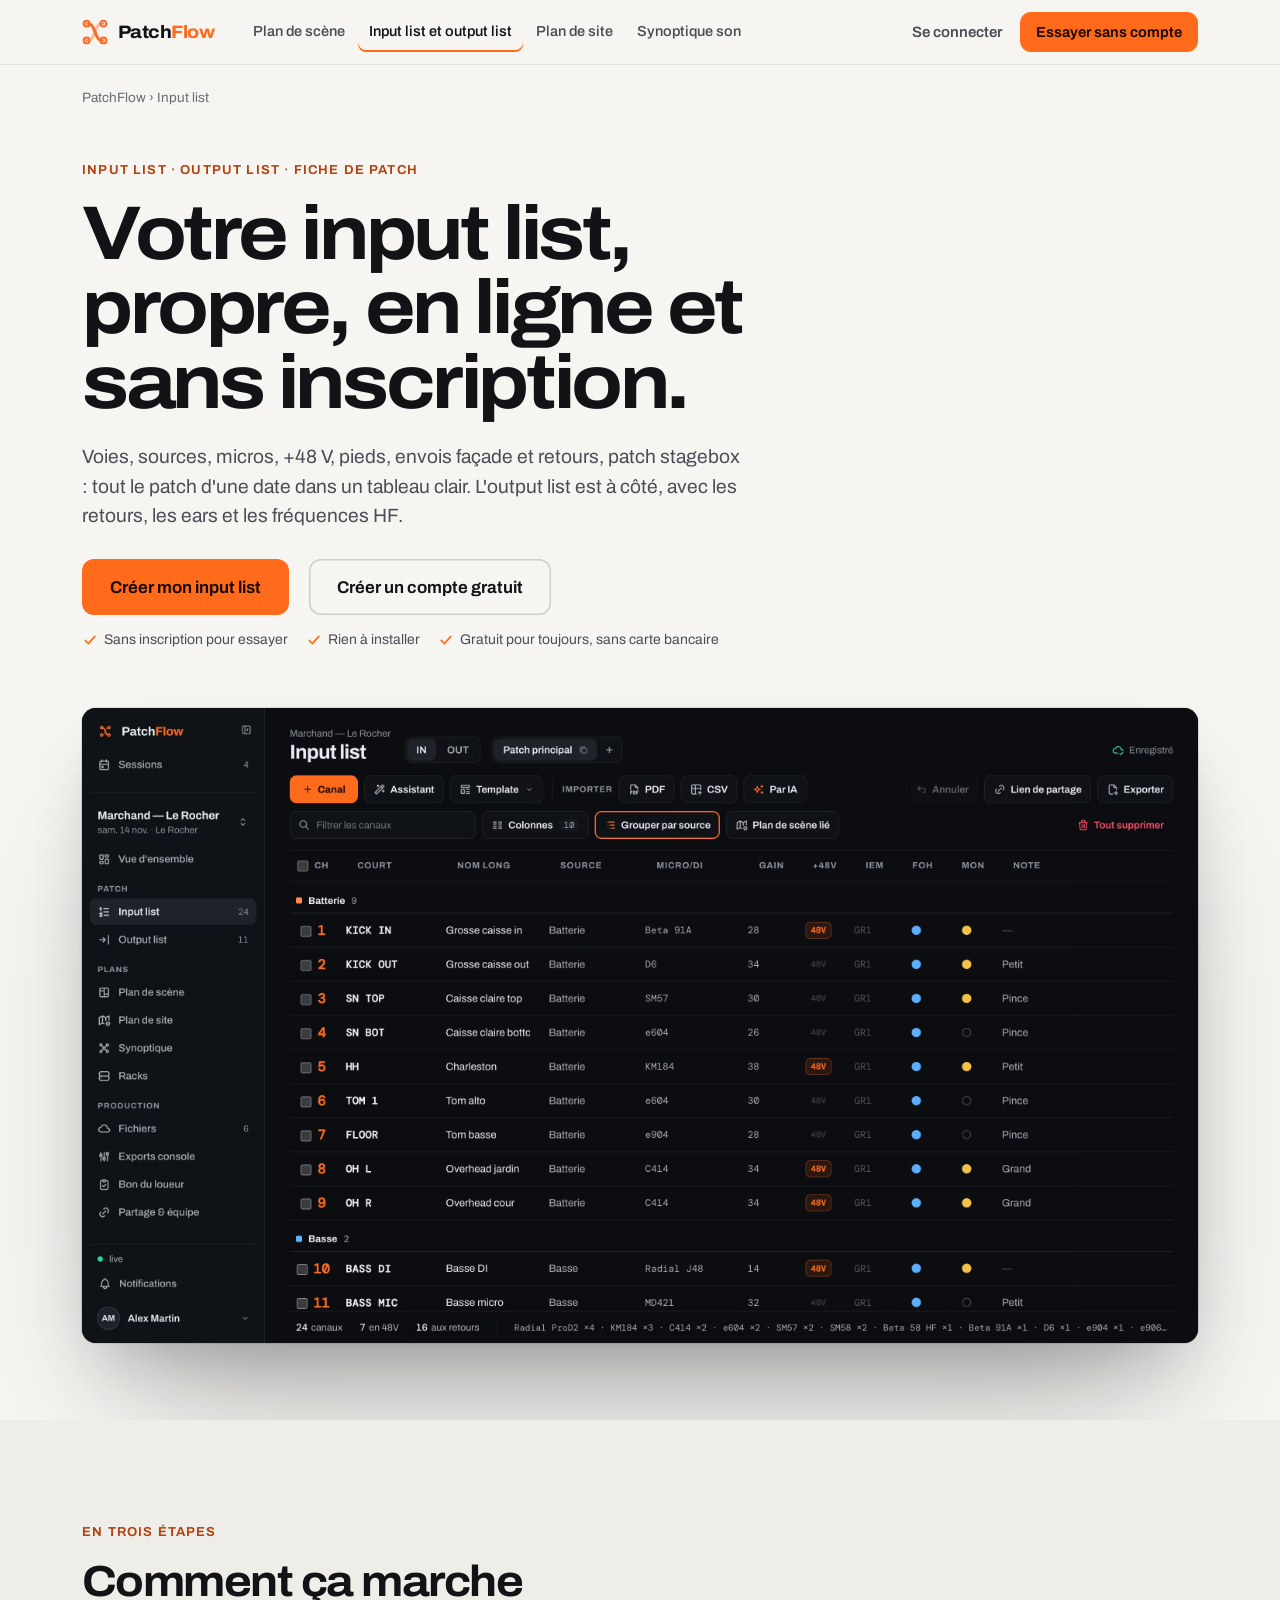
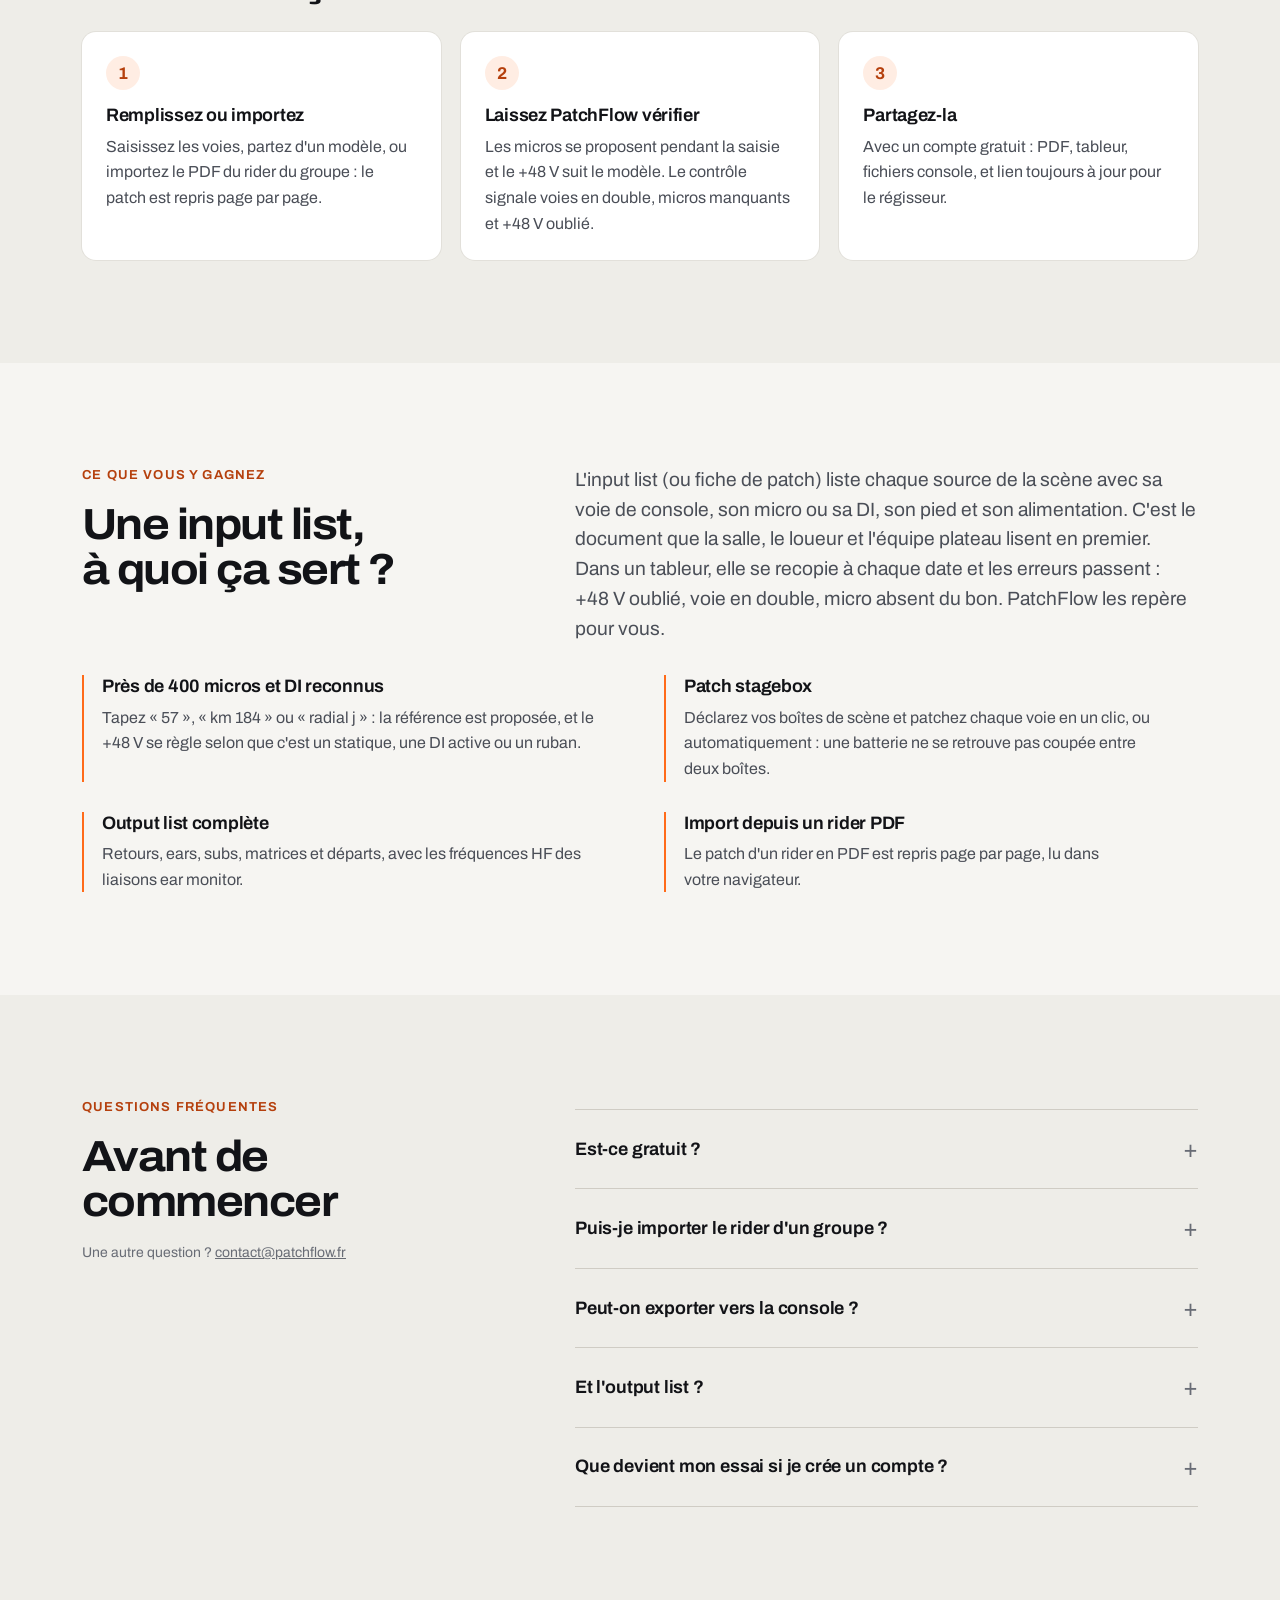
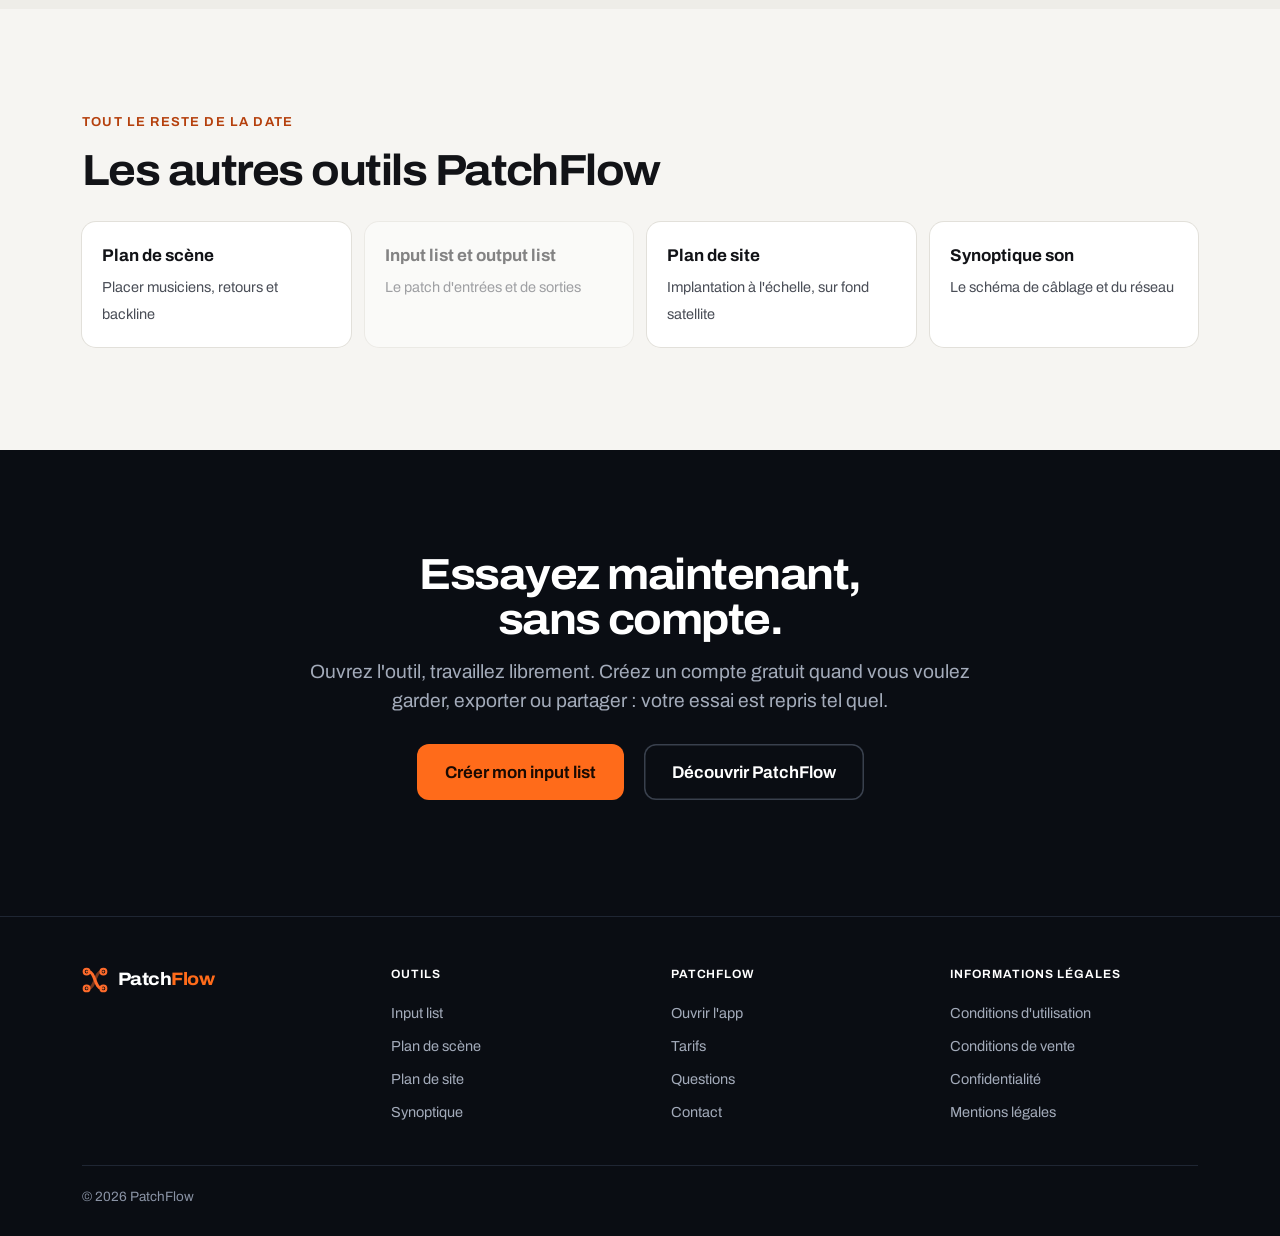
<file: input-list.html>
<!DOCTYPE html>
<html lang="fr">
<head>
<meta charset="utf-8"/>
<meta name="viewport" content="width=device-width,initial-scale=1"/>
<title>Input list et output list en ligne, gratuit · PatchFlow</title>
<meta name="description" content="Faites votre input list (fiche de patch) et votre output list en ligne, gratuitement et sans inscription : micros, +48 V, pieds, stageboxes, retours et ears."/>
<meta name="theme-color" content="#f6f5f2"/>
<link rel="canonical" href="https://patchflow.fr/input-list"/>
<link rel="icon" type="image/svg+xml" href="/favicon.svg?v=3"/>
<link rel="icon" type="image/png" sizes="96x96" href="/img/favicon-96.png?v=3"/>
<link rel="apple-touch-icon" href="/img/apple-touch-icon.png"/>
<meta property="og:type" content="website"/>
<meta property="og:site_name" content="PatchFlow"/>
<meta property="og:locale" content="fr_FR"/>
<meta property="og:url" content="https://patchflow.fr/input-list"/>
<meta property="og:title" content="Input list et output list en ligne, gratuit · PatchFlow"/>
<meta property="og:description" content="Faites votre input list (fiche de patch) et votre output list en ligne, gratuitement et sans inscription : micros, +48 V, pieds, stageboxes, retours et ears."/>
<meta property="og:image" content="https://patchflow.fr/img/lp-hero-il.jpg"/>
<meta name="twitter:card" content="summary_large_image"/>
<link rel="preconnect" href="https://fonts.googleapis.com"/>
<link rel="preconnect" href="https://fonts.gstatic.com" crossorigin/>
<link href="https://fonts.googleapis.com/css2?family=Archivo:wdth,wght@62..125,400..800&display=swap" rel="stylesheet"/>
<link rel="stylesheet" href="/pf-seo.css?v=2"/>
<script type="application/ld+json">[{"@context": "https://schema.org", "@type": "SoftwareApplication", "name": "PatchFlow · Input list", "applicationCategory": "BusinessApplication", "operatingSystem": "Web", "inLanguage": "fr", "url": "https://patchflow.fr/input-list", "description": "Faites votre input list (fiche de patch) et votre output list en ligne, gratuitement et sans inscription : micros, +48 V, pieds, stageboxes, retours et ears.", "image": "https://patchflow.fr/img/lp-hero-il.jpg", "offers": {"@type": "Offer", "price": "0", "priceCurrency": "EUR"}, "publisher": {"@type": "Organization", "name": "PatchFlow", "url": "https://patchflow.fr/"}}, {"@context": "https://schema.org", "@type": "FAQPage", "mainEntity": [{"@type": "Question", "name": "Est-ce gratuit ?", "acceptedAnswer": {"@type": "Answer", "text": "Oui. L'input list et l'output list s'utilisent sans compte pour essayer. Pour les enregistrer, les exporter et les partager, créez un compte gratuit, sans carte bancaire."}}, {"@type": "Question", "name": "Puis-je importer le rider d'un groupe ?", "acceptedAnswer": {"@type": "Answer", "text": "Oui, depuis un PDF : le patch est repris page par page. Les fichiers CSV sont acceptés aussi."}}, {"@type": "Question", "name": "Peut-on exporter vers la console ?", "acceptedAnswer": {"@type": "Answer", "text": "Avec un compte : fichiers pour Behringer X32 et Midas M32, WING, Allen & Heath, et un CSV universel."}}, {"@type": "Question", "name": "Et l'output list ?", "acceptedAnswer": {"@type": "Answer", "text": "Elle est dans le même écran (bouton OUT) : retours, ears, subs, matrices, avec leurs destinations et leurs fréquences HF."}}, {"@type": "Question", "name": "Que devient mon essai si je crée un compte ?", "acceptedAnswer": {"@type": "Answer", "text": "Il est repris tel quel dans votre premier show."}}]}, {"@context": "https://schema.org", "@type": "BreadcrumbList", "itemListElement": [{"@type": "ListItem", "position": 1, "name": "PatchFlow", "item": "https://patchflow.fr/"}, {"@type": "ListItem", "position": 2, "name": "Input list", "item": "https://patchflow.fr/input-list"}]}]</script>
</head>
<body>
<header class="top"><div class="w top-in">
  <a class="logo" href="/" aria-label="PatchFlow, accueil"><svg viewBox="38 38 124 124" fill="none" aria-hidden="true"><path d="M70 60 C100 60 100 140 130 140" stroke="#FF6B2B" stroke-width="14" stroke-linecap="round"/><path d="M130 60 C100 60 100 140 70 140" stroke="#FF6B2B" stroke-width="14" stroke-linecap="round" opacity="0.45"/><circle cx="60" cy="60" r="14" stroke="#FF6B2B" stroke-width="10"/><circle cx="60" cy="60" r="5" fill="#FF6B2B"/><circle cx="140" cy="60" r="14" stroke="#FF6B2B" stroke-width="10"/><circle cx="140" cy="60" r="5" fill="#FF6B2B"/><circle cx="60" cy="140" r="14" stroke="#FF6B2B" stroke-width="10"/><circle cx="60" cy="140" r="5" fill="#FF6B2B"/><circle cx="140" cy="140" r="14" stroke="#FF6B2B" stroke-width="10"/><circle cx="140" cy="140" r="5" fill="#FF6B2B"/></svg><span>Patch<em>Flow</em></span></a>
  <nav class="menu" aria-label="Outils"><a href="/plan-de-scene">Plan de scène</a><a href="/input-list" aria-current="page">Input list et output list</a><a href="/plan-de-site">Plan de site</a><a href="/synoptique">Synoptique son</a></nav>
  <div class="top-act"><a class="signin" href="/app.html">Se connecter</a><a class="btn" href="/app.html?essai=input">Essayer sans compte</a></div>
</div></header>
<main>
<div class="w"><p class="crumbs"><a href="/">PatchFlow</a> › Input list</p></div>
<section class="hero"><div class="w">
  <p class="kicker">Input list · output list · fiche de patch</p>
  <h1>Votre input list, propre, en ligne et sans inscription.</h1>
  <p class="lede">Voies, sources, micros, +48 V, pieds, envois façade et retours, patch stagebox : tout le patch d&#x27;une date dans un tableau clair. L&#x27;output list est à côté, avec les retours, les ears et les fréquences HF.</p>
  <div class="ctas"><a class="btn btn-lg" href="/app.html?essai=input">Créer mon input list</a><a class="btn btn-lg btn-ghost" href="/app.html?signup=1&amp;from=seo-input-list">Créer un compte gratuit</a></div>
  <p class="free"><span><svg viewBox="0 0 20 20" fill="none" stroke="currentColor" stroke-width="2" stroke-linecap="round" stroke-linejoin="round" aria-hidden="true"><path d="M4 10.5l4 4 8-9"/></svg>Sans inscription pour essayer</span><span><svg viewBox="0 0 20 20" fill="none" stroke="currentColor" stroke-width="2" stroke-linecap="round" stroke-linejoin="round" aria-hidden="true"><path d="M4 10.5l4 4 8-9"/></svg>Rien à installer</span><span><svg viewBox="0 0 20 20" fill="none" stroke="currentColor" stroke-width="2" stroke-linecap="round" stroke-linejoin="round" aria-hidden="true"><path d="M4 10.5l4 4 8-9"/></svg>Gratuit pour toujours, sans carte bancaire</span></p>
  <figure class="shot"><picture><source type="image/avif" srcset="/img/lp-hero-il.avif"/><img src="/img/lp-hero-il.jpg" width="2880" height="1640" alt="Input list dans PatchFlow : 24 voies groupées par source avec nom court, nom long, micro, gain, +48 V et envois façade et retours." loading="eager" decoding="async"/></picture></figure>
</div></section>
<section class="chapter band"><div class="w">
  <p class="kicker">En trois étapes</p><h2>Comment ça marche</h2>
  <ol class="steps"><li><h3>Remplissez ou importez</h3><p>Saisissez les voies, partez d&#x27;un modèle, ou importez le PDF du rider du groupe : le patch est repris page par page.</p></li><li><h3>Laissez PatchFlow vérifier</h3><p>Les micros se proposent pendant la saisie et le +48 V suit le modèle. Le contrôle signale voies en double, micros manquants et +48 V oublié.</p></li><li><h3>Partagez-la</h3><p>Avec un compte gratuit : PDF, tableur, fichiers console, et lien toujours à jour pour le régisseur.</p></li></ol>
</div></section>
<section class="chapter"><div class="w two">
  <div><p class="kicker">Ce que vous y gagnez</p><h2>Une input list, à quoi ça sert ?</h2></div>
  <div><p class="lede">L&#x27;input list (ou fiche de patch) liste chaque source de la scène avec sa voie de console, son micro ou sa DI, son pied et son alimentation. C&#x27;est le document que la salle, le loueur et l&#x27;équipe plateau lisent en premier. Dans un tableur, elle se recopie à chaque date et les erreurs passent : +48 V oublié, voie en double, micro absent du bon. PatchFlow les repère pour vous.</p></div>
</div>
<div class="w"><div class="feats"><div><h3>Près de 400 micros et DI reconnus</h3><p>Tapez « 57 », « km 184 » ou « radial j » : la référence est proposée, et le +48 V se règle selon que c&#x27;est un statique, une DI active ou un ruban.</p></div><div><h3>Patch stagebox</h3><p>Déclarez vos boîtes de scène et patchez chaque voie en un clic, ou automatiquement : une batterie ne se retrouve pas coupée entre deux boîtes.</p></div><div><h3>Output list complète</h3><p>Retours, ears, subs, matrices et départs, avec les fréquences HF des liaisons ear monitor.</p></div><div><h3>Import depuis un rider PDF</h3><p>Le patch d&#x27;un rider en PDF est repris page par page, lu dans votre navigateur.</p></div></div></div></section>
<section class="chapter band"><div class="w two">
  <div><p class="kicker">Questions fréquentes</p><h2>Avant de commencer</h2><p class="fine">Une autre question ? <a href="mailto:contact@patchflow.fr">contact@patchflow.fr</a></p></div>
  <div class="faq"><details><summary>Est-ce gratuit ?</summary><p>Oui. L&#x27;input list et l&#x27;output list s&#x27;utilisent sans compte pour essayer. Pour les enregistrer, les exporter et les partager, créez un compte gratuit, sans carte bancaire.</p></details><details><summary>Puis-je importer le rider d&#x27;un groupe ?</summary><p>Oui, depuis un PDF : le patch est repris page par page. Les fichiers CSV sont acceptés aussi.</p></details><details><summary>Peut-on exporter vers la console ?</summary><p>Avec un compte : fichiers pour Behringer X32 et Midas M32, WING, Allen &amp; Heath, et un CSV universel.</p></details><details><summary>Et l&#x27;output list ?</summary><p>Elle est dans le même écran (bouton OUT) : retours, ears, subs, matrices, avec leurs destinations et leurs fréquences HF.</p></details><details><summary>Que devient mon essai si je crée un compte ?</summary><p>Il est repris tel quel dans votre premier show.</p></details></div>
</div></section>
<section class="chapter"><div class="w">
  <p class="kicker">Tout le reste de la date</p><h2>Les autres outils PatchFlow</h2>
  <div class="tools"><a href="/plan-de-scene"><b>Plan de scène</b><span>Placer musiciens, retours et backline</span></a><a href="/input-list" aria-current="page"><b>Input list et output list</b><span>Le patch d&#x27;entrées et de sorties</span></a><a href="/plan-de-site"><b>Plan de site</b><span>Implantation à l&#x27;échelle, sur fond satellite</span></a><a href="/synoptique"><b>Synoptique son</b><span>Le schéma de câblage et du réseau</span></a></div>
</div></section>
<section class="chapter end"><div class="w">
  <h2>Essayez maintenant, sans compte.</h2>
  <p class="lede">Ouvrez l'outil, travaillez librement. Créez un compte gratuit quand vous voulez garder, exporter ou partager : votre essai est repris tel quel.</p>
  <div class="ctas"><a class="btn btn-lg" href="/app.html?essai=input">Créer mon input list</a><a class="btn btn-lg btn-ghost" href="/">Découvrir PatchFlow</a></div>
</div></section>
</main>
<footer class="foot"><div class="w foot-in">
  <a class="logo" href="/" aria-label="PatchFlow, accueil"><svg viewBox="38 38 124 124" fill="none" aria-hidden="true"><path d="M70 60 C100 60 100 140 130 140" stroke="#FF6B2B" stroke-width="14" stroke-linecap="round"/><path d="M130 60 C100 60 100 140 70 140" stroke="#FF6B2B" stroke-width="14" stroke-linecap="round" opacity="0.45"/><circle cx="60" cy="60" r="14" stroke="#FF6B2B" stroke-width="10"/><circle cx="60" cy="60" r="5" fill="#FF6B2B"/><circle cx="140" cy="60" r="14" stroke="#FF6B2B" stroke-width="10"/><circle cx="140" cy="60" r="5" fill="#FF6B2B"/><circle cx="60" cy="140" r="14" stroke="#FF6B2B" stroke-width="10"/><circle cx="60" cy="140" r="5" fill="#FF6B2B"/><circle cx="140" cy="140" r="14" stroke="#FF6B2B" stroke-width="10"/><circle cx="140" cy="140" r="5" fill="#FF6B2B"/></svg><span>Patch<em>Flow</em></span></a>
  <nav class="foot-cols" aria-label="Liens de bas de page"><div><p class="foot-h">Outils</p><a href="/input-list">Input list</a><a href="/plan-de-scene">Plan de scène</a><a href="/plan-de-site">Plan de site</a><a href="/synoptique">Synoptique</a></div><div><p class="foot-h">PatchFlow</p><a href="/app.html">Ouvrir l'app</a><a href="/#tarifs">Tarifs</a><a href="/#questions">Questions</a><a href="mailto:contact@patchflow.fr">Contact</a></div><div><p class="foot-h">Informations légales</p><a href="/cgu.html">Conditions d'utilisation</a><a href="/cgv.html">Conditions de vente</a><a href="/confidentialite.html">Confidentialité</a><a href="/mentions-legales.html">Mentions légales</a></div></nav>
</div><div class="w foot-bot"><small>© 2026 PatchFlow</small></div></footer>
</body>
</html>
</file>
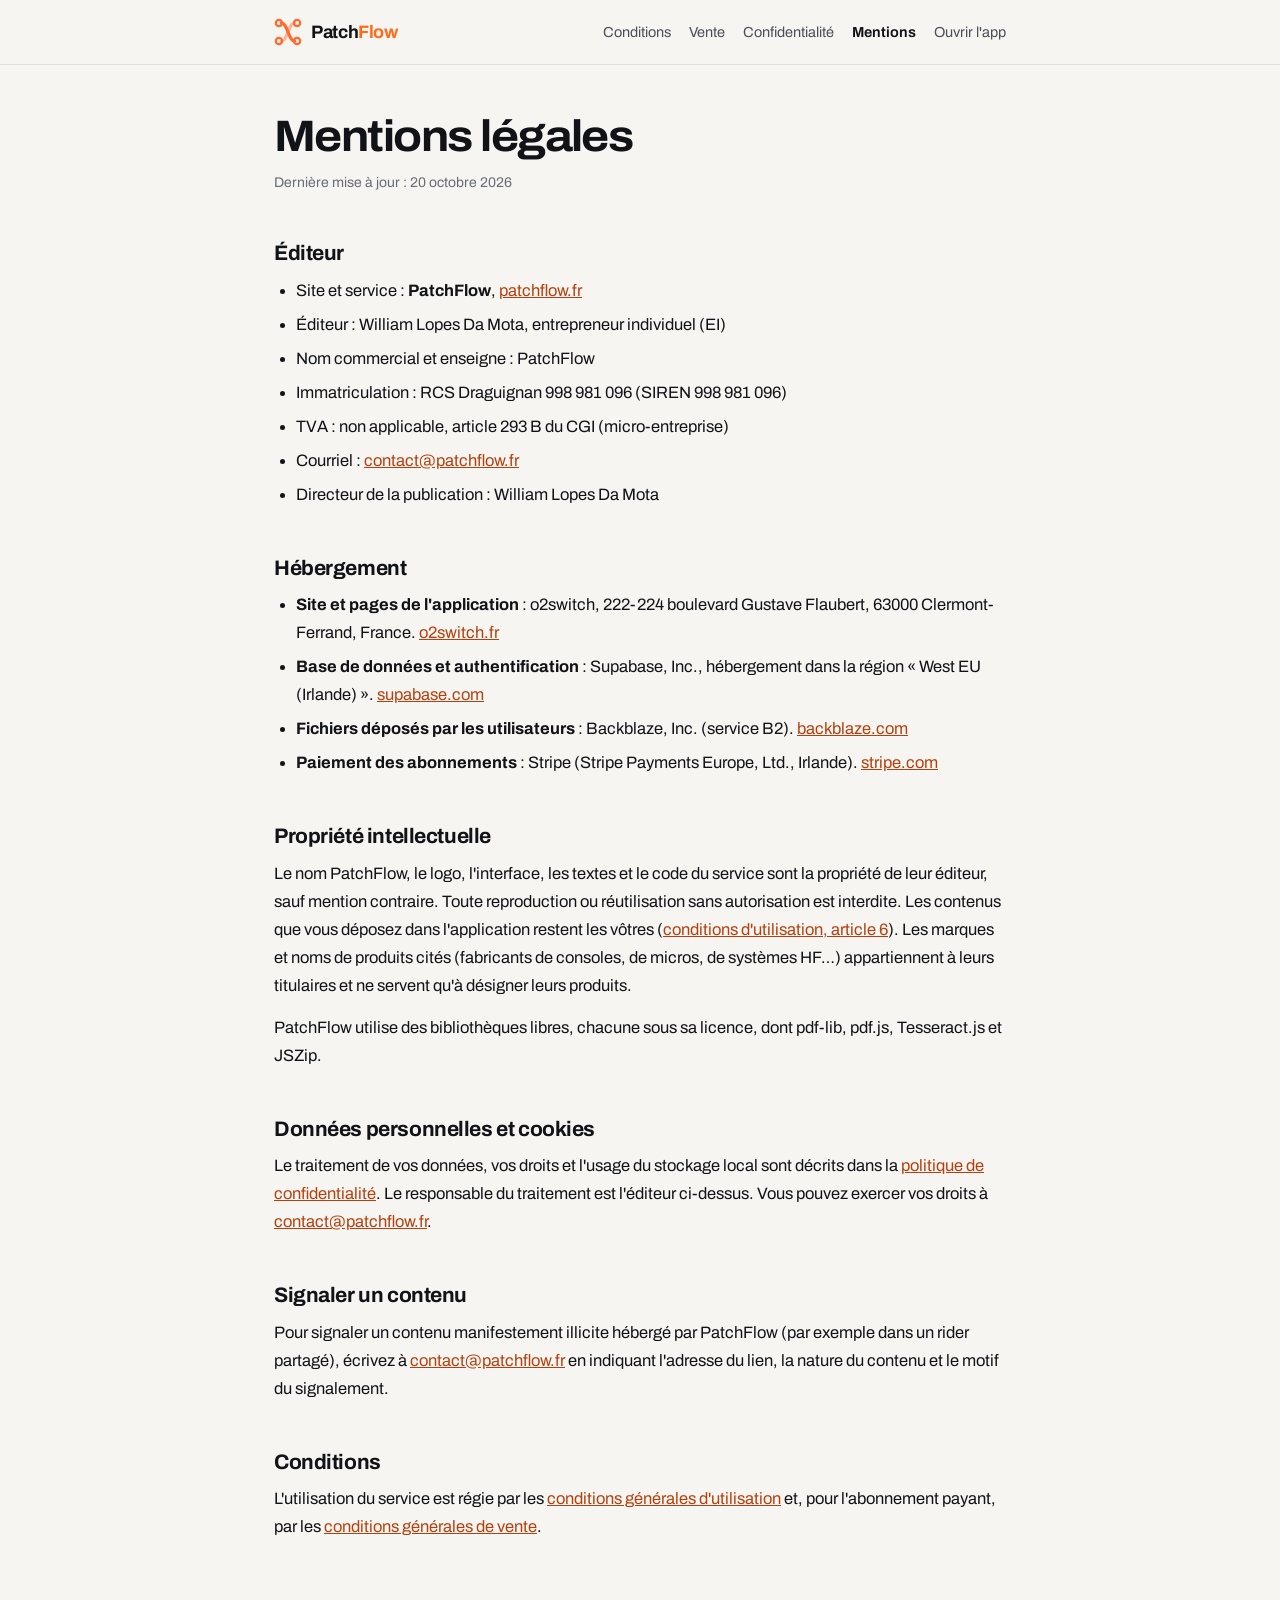
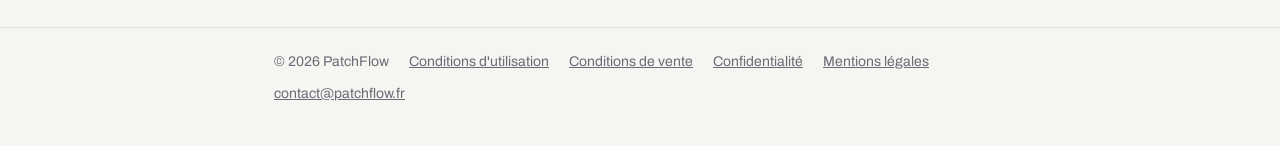
<file: mentions-legales.html>
<!DOCTYPE html>
<html lang="fr">
<head>
<meta charset="utf-8"/>
<meta name="viewport" content="width=device-width,initial-scale=1"/>
<title>Mentions légales — PatchFlow</title>
<meta name="description" content="Éditeur, hébergeurs et contact du service PatchFlow."/>
<meta name="theme-color" content="#f6f5f2"/>
<link rel="canonical" href="https://patchflow.fr/mentions-legales.html"/>
<link rel="icon" type="image/svg+xml" href="/favicon.svg?v=3"/>
<link rel="icon" type="image/png" sizes="96x96" href="/img/favicon-96.png?v=3"/>
<link rel="apple-touch-icon" href="/img/apple-touch-icon.png"/>
<link rel="preconnect" href="https://fonts.googleapis.com"/>
<link rel="preconnect" href="https://fonts.gstatic.com" crossorigin/>
<link href="https://fonts.googleapis.com/css2?family=Archivo:wdth,wght@62..125,400..800&display=swap" rel="stylesheet"/>
<style>
:root{--bg:#f6f5f2;--card:#fff;--ink:#121317;--ink2:#4a4e57;--ink3:#686c75;--rule:#e2e0da;--acc:#ff6b1a;--acc-ink:#b5400d;--f:'Archivo',system-ui,-apple-system,'Segoe UI',sans-serif}
*,*::before,*::after{box-sizing:border-box}
*{margin:0;padding:0}
body{background:var(--bg);color:var(--ink);font-family:var(--f);font-size:16.5px;line-height:1.7;-webkit-font-smoothing:antialiased}
a{color:var(--acc-ink)}
.top{border-bottom:1px solid var(--rule);background:var(--bg)}
.top-in,.wrap{max-width:780px;margin:0 auto;padding:0 24px}
.top-in{display:flex;align-items:center;justify-content:space-between;gap:16px;height:64px}
.logo{display:inline-flex;align-items:center;gap:9px;color:var(--ink);text-decoration:none;font-weight:700;font-size:18px;letter-spacing:-.02em}
.logo svg{width:28px;height:28px}
.logo em{font-style:normal;color:var(--acc)}
.top nav{display:flex;gap:18px;font-size:14.5px}
.top nav a{color:var(--ink2);text-decoration:none}
.top nav a:hover,.top nav a[aria-current]{color:var(--ink)}
.top nav a[aria-current]{font-weight:650}
main{padding:48px 0 72px}
h1{font-size:clamp(32px,5vw,44px);font-weight:700;letter-spacing:-.035em;line-height:1.08;font-stretch:108%}
.upd{margin:10px 0 28px;font-size:14px;color:var(--ink3)}
.lead{padding:18px 20px;margin-bottom:36px;border-radius:12px;background:var(--card);box-shadow:inset 0 0 0 1px var(--rule);font-size:16px;color:var(--ink2)}
.lead b{color:var(--ink)}
.toc{margin:0 0 36px;padding:0 0 0 20px;font-size:15px;columns:2;column-gap:32px;color:var(--ink2)}
.toc li{margin-bottom:4px;break-inside:avoid}
h2{margin:40px 0 10px;padding-top:6px;font-size:21px;font-weight:700;letter-spacing:-.02em;line-height:1.25;scroll-margin-top:16px}
h3{margin:20px 0 6px;font-size:16.5px;font-weight:650}
p,ul,ol,table{margin-bottom:14px}
ul,ol{padding-left:22px}
li{margin-bottom:6px}
table{width:100%;border-collapse:collapse;font-size:15px;background:var(--card);border-radius:10px;overflow:hidden;box-shadow:inset 0 0 0 1px var(--rule)}
th,td{padding:10px 12px;text-align:left;vertical-align:top;border-bottom:1px solid var(--rule)}
th{font-size:12.5px;letter-spacing:.05em;text-transform:uppercase;color:var(--ink3);background:#faf9f6}
tr:last-child td{border-bottom:0}
mark.todo{background:#fff1c2;color:#6b4a00;padding:1px 6px;border-radius:5px;font-weight:600}
.foot{border-top:1px solid var(--rule);padding:22px 0 40px;font-size:14px;color:var(--ink3)}
.foot .wrap{display:flex;flex-wrap:wrap;gap:8px 20px}
.foot a{color:var(--ink3)}
.top nav a{white-space:nowrap}
@media(max-width:640px){.toc{columns:1} .top-in{height:auto;padding-top:12px;padding-bottom:12px;flex-wrap:wrap} .top nav{gap:14px;font-size:14px} body{font-size:16px}}
</style>
</head>
<body>
<header class="top"><div class="top-in">
  <a class="logo" href="/" aria-label="PatchFlow, accueil"><svg viewBox="38 38 124 124" fill="none" aria-hidden="true"><path d="M70 60 C100 60 100 140 130 140" stroke="#FF6B2B" stroke-width="14" stroke-linecap="round"/><path d="M130 60 C100 60 100 140 70 140" stroke="#FF6B2B" stroke-width="14" stroke-linecap="round" opacity=".45"/><circle cx="60" cy="60" r="14" stroke="#FF6B2B" stroke-width="10"/><circle cx="140" cy="60" r="14" stroke="#FF6B2B" stroke-width="10"/><circle cx="60" cy="140" r="14" stroke="#FF6B2B" stroke-width="10"/><circle cx="140" cy="140" r="14" stroke="#FF6B2B" stroke-width="10"/></svg><span>Patch<em>Flow</em></span></a>
  <nav aria-label="Documents légaux"><a href="cgu.html">Conditions</a><a href="cgv.html">Vente</a><a href="confidentialite.html">Confidentialité</a><a href="mentions-legales.html" aria-current="page">Mentions</a><a href="app.html">Ouvrir l'app</a></nav>
</div></header>
<main><div class="wrap">
<h1>Mentions légales</h1>
<p class="upd">Dernière mise à jour : 20 octobre 2026</p>

<h2 id="editeur">Éditeur</h2>
<ul>
<li>Site et service : <b>PatchFlow</b>, <a href="https://patchflow.fr">patchflow.fr</a></li>
<li>Éditeur : William Lopes Da Mota, entrepreneur individuel (EI)</li>
<li>Nom commercial et enseigne : PatchFlow</li>
<li>Immatriculation : RCS Draguignan 998 981 096 (SIREN 998 981 096)</li>
<li>TVA : non applicable, article 293 B du CGI (micro-entreprise)</li>
<li>Courriel : <a href="mailto:contact@patchflow.fr">contact@patchflow.fr</a></li>
<li>Directeur de la publication : William Lopes Da Mota</li>
</ul>

<h2 id="hebergement">Hébergement</h2>
<ul>
<li><b>Site et pages de l'application</b> : o2switch, 222-224 boulevard Gustave Flaubert, 63000 Clermont-Ferrand, France. <a href="https://www.o2switch.fr">o2switch.fr</a></li>
<li><b>Base de données et authentification</b> : Supabase, Inc., hébergement dans la région « West EU (Irlande) ». <a href="https://supabase.com">supabase.com</a></li>
<li><b>Fichiers déposés par les utilisateurs</b> : Backblaze, Inc. (service B2). <a href="https://www.backblaze.com">backblaze.com</a></li>
<li><b>Paiement des abonnements</b> : Stripe (Stripe Payments Europe, Ltd., Irlande). <a href="https://stripe.com/fr">stripe.com</a></li>
</ul>

<h2 id="propriete">Propriété intellectuelle</h2>
<p>Le nom PatchFlow, le logo, l'interface, les textes et le code du service sont la propriété de leur éditeur, sauf mention contraire. Toute reproduction ou réutilisation sans autorisation est interdite. Les contenus que vous déposez dans l'application restent les vôtres (<a href="cgu.html#contenus">conditions d'utilisation, article 6</a>). Les marques et noms de produits cités (fabricants de consoles, de micros, de systèmes HF…) appartiennent à leurs titulaires et ne servent qu'à désigner leurs produits.</p>
<p>PatchFlow utilise des bibliothèques libres, chacune sous sa licence, dont pdf-lib, pdf.js, Tesseract.js et JSZip.</p>

<h2 id="donnees">Données personnelles et cookies</h2>
<p>Le traitement de vos données, vos droits et l'usage du stockage local sont décrits dans la <a href="confidentialite.html">politique de confidentialité</a>. Le responsable du traitement est l'éditeur ci-dessus. Vous pouvez exercer vos droits à <a href="mailto:contact@patchflow.fr">contact@patchflow.fr</a>.</p>

<h2 id="signalement">Signaler un contenu</h2>
<p>Pour signaler un contenu manifestement illicite hébergé par PatchFlow (par exemple dans un rider partagé), écrivez à <a href="mailto:contact@patchflow.fr">contact@patchflow.fr</a> en indiquant l'adresse du lien, la nature du contenu et le motif du signalement.</p>

<h2 id="conditions">Conditions</h2>
<p>L'utilisation du service est régie par les <a href="cgu.html">conditions générales d'utilisation</a> et, pour l'abonnement payant, par les <a href="cgv.html">conditions générales de vente</a>.</p>
</div></main>
<footer class="foot"><div class="wrap"><span>© 2026 PatchFlow</span><a href="cgu.html">Conditions d'utilisation</a><a href="cgv.html">Conditions de vente</a><a href="confidentialite.html">Confidentialité</a><a href="mentions-legales.html">Mentions légales</a><a href="mailto:contact@patchflow.fr">contact@patchflow.fr</a></div></footer>
</body>
</html>
</file>
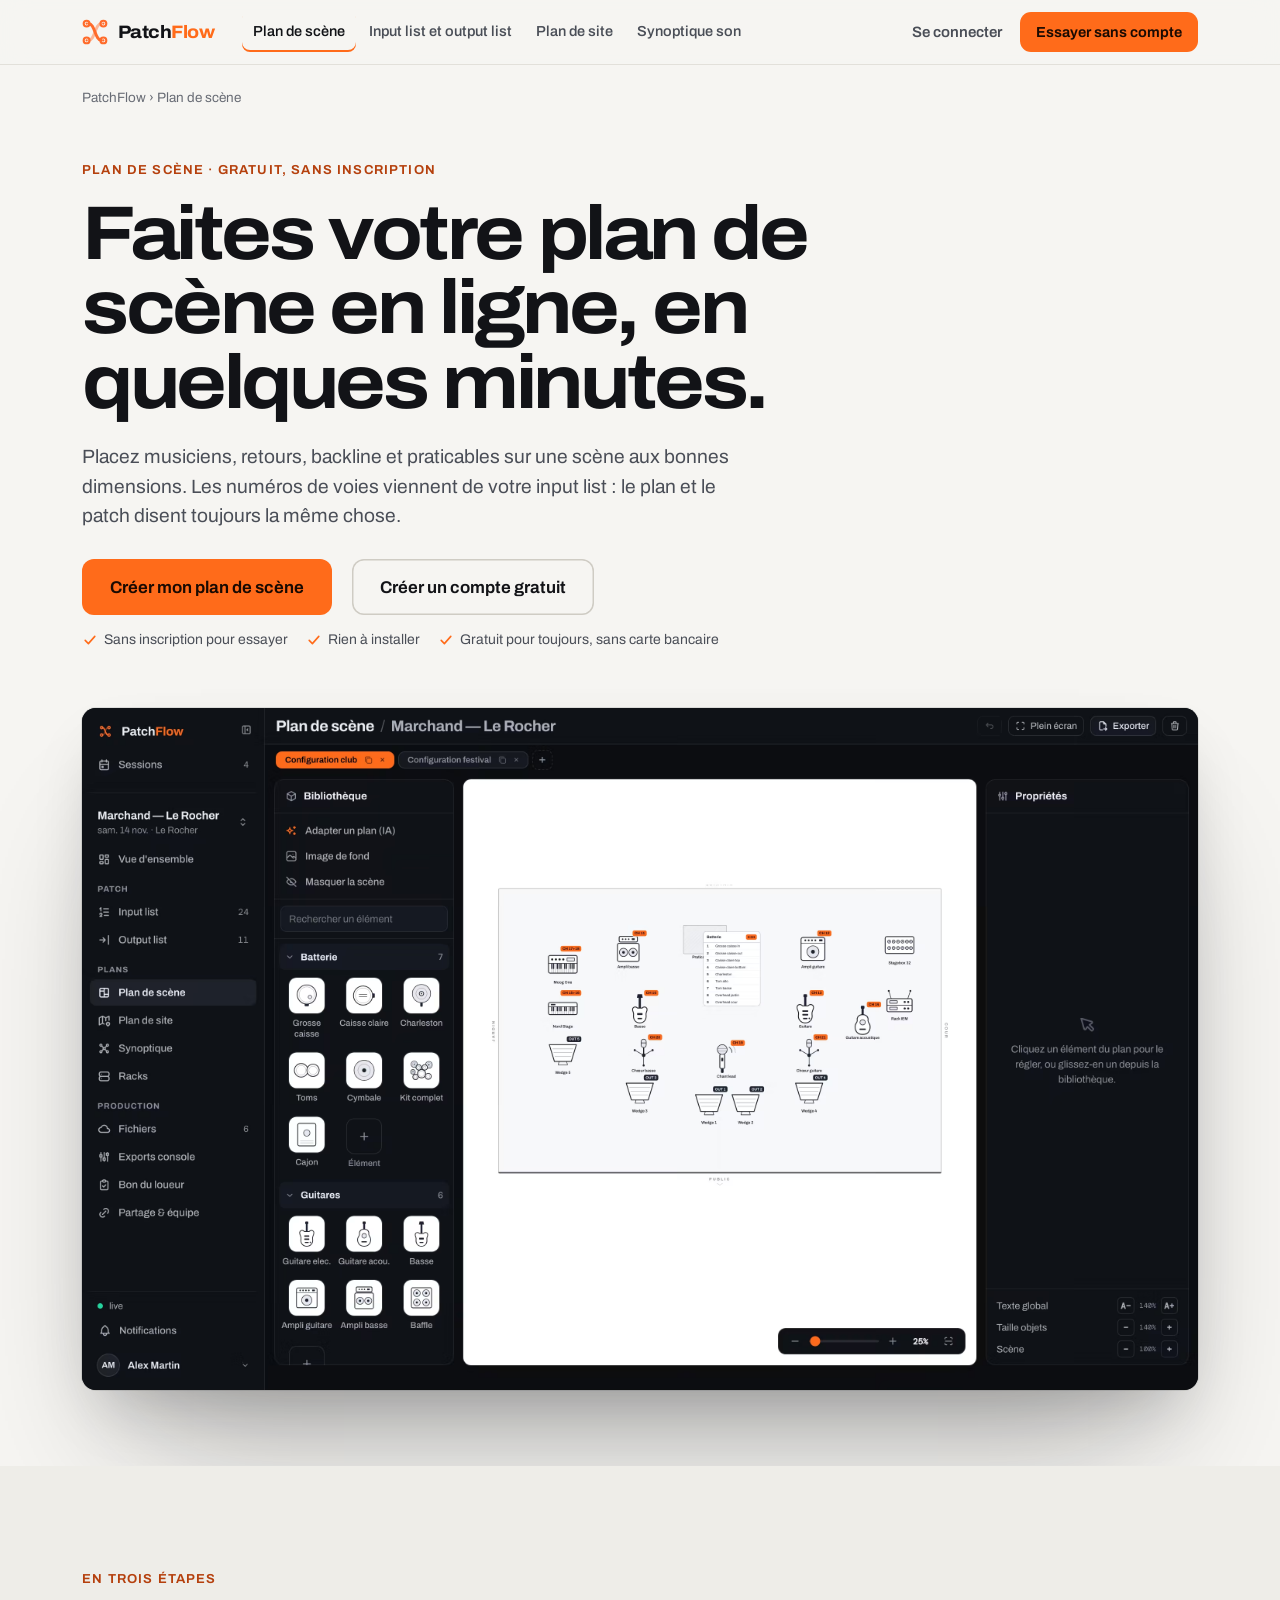
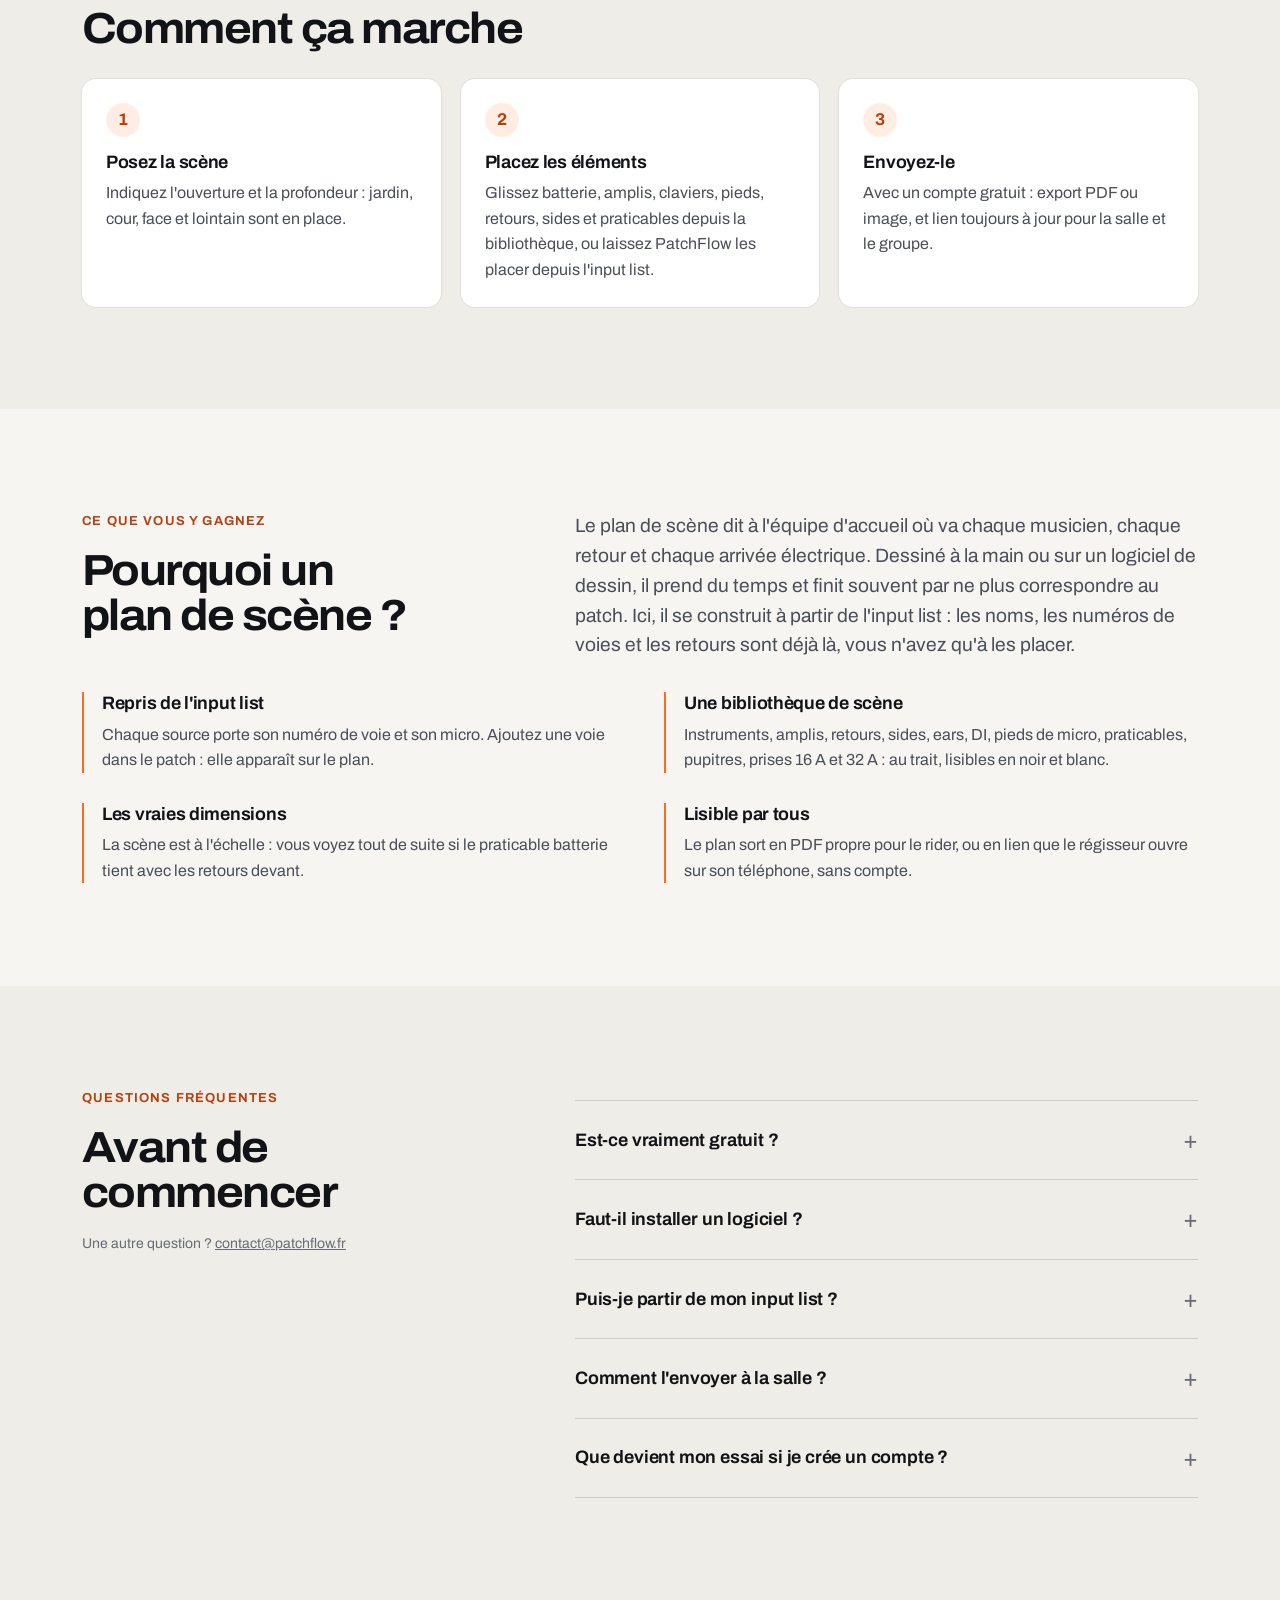
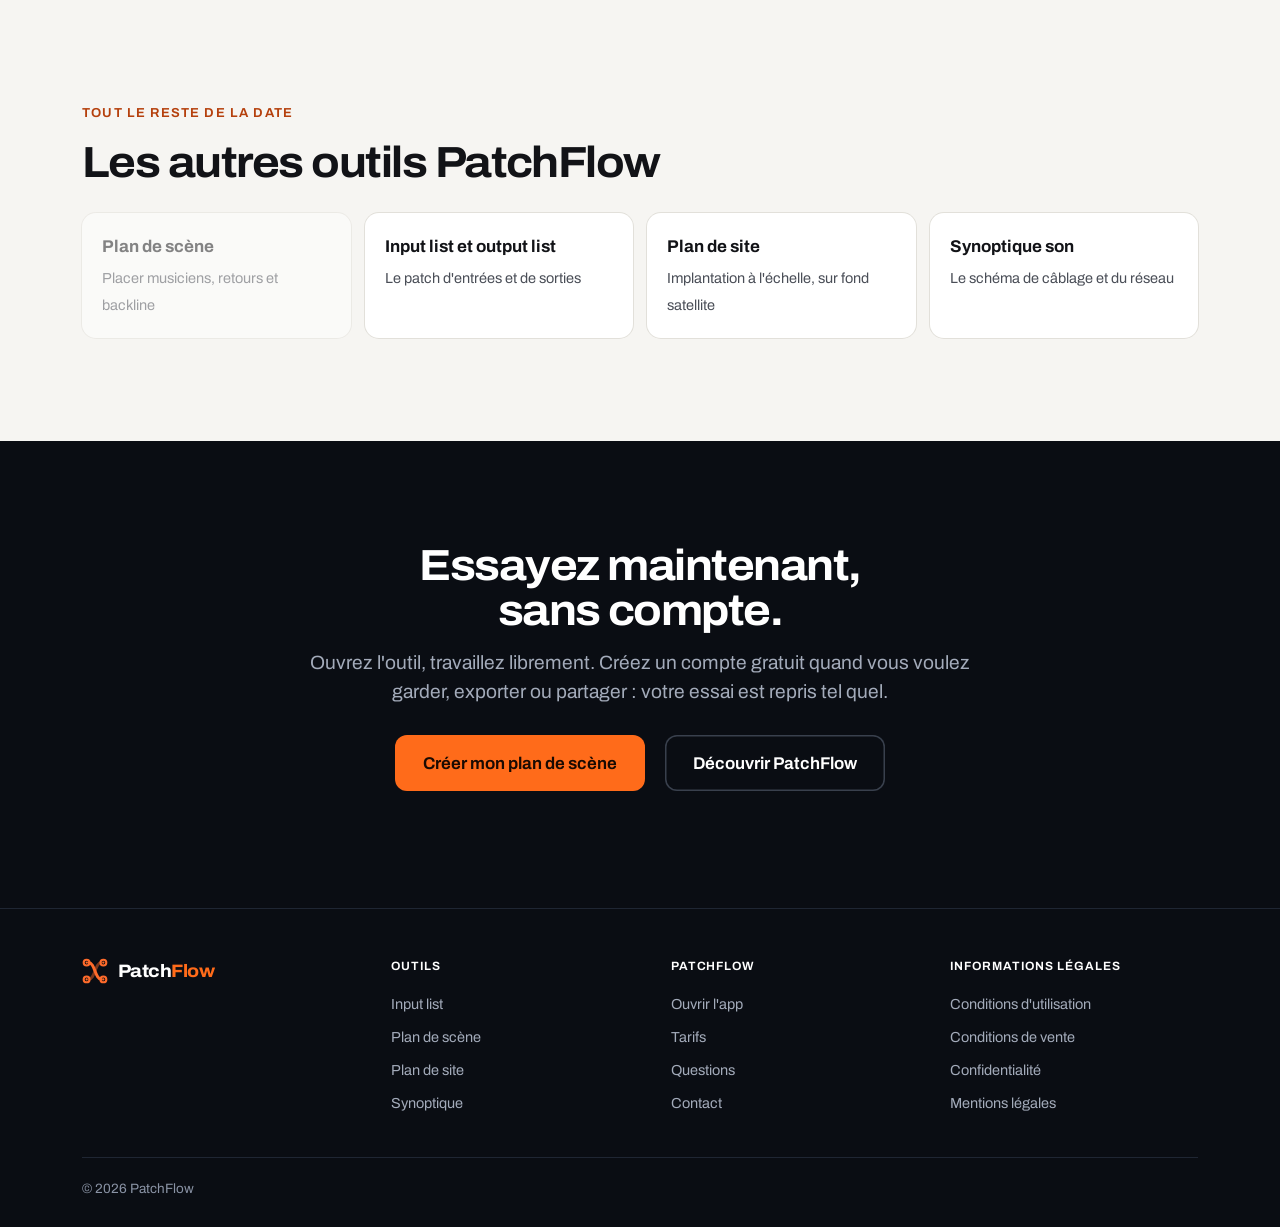
<file: plan-de-scene.html>
<!DOCTYPE html>
<html lang="fr">
<head>
<meta charset="utf-8"/>
<meta name="viewport" content="width=device-width,initial-scale=1"/>
<title>Plan de scène en ligne gratuit, sans inscription · PatchFlow</title>
<meta name="description" content="Créez un plan de scène son en ligne, gratuitement et sans inscription : musiciens, retours, backline, praticables, numéros de voies repris de l&#x27;input list."/>
<meta name="theme-color" content="#f6f5f2"/>
<link rel="canonical" href="https://patchflow.fr/plan-de-scene"/>
<link rel="icon" type="image/svg+xml" href="/favicon.svg?v=3"/>
<link rel="icon" type="image/png" sizes="96x96" href="/img/favicon-96.png?v=3"/>
<link rel="apple-touch-icon" href="/img/apple-touch-icon.png"/>
<meta property="og:type" content="website"/>
<meta property="og:site_name" content="PatchFlow"/>
<meta property="og:locale" content="fr_FR"/>
<meta property="og:url" content="https://patchflow.fr/plan-de-scene"/>
<meta property="og:title" content="Plan de scène en ligne gratuit, sans inscription · PatchFlow"/>
<meta property="og:description" content="Créez un plan de scène son en ligne, gratuitement et sans inscription : musiciens, retours, backline, praticables, numéros de voies repris de l&#x27;input list."/>
<meta property="og:image" content="https://patchflow.fr/img/lp-plan-scene.jpg"/>
<meta name="twitter:card" content="summary_large_image"/>
<link rel="preconnect" href="https://fonts.googleapis.com"/>
<link rel="preconnect" href="https://fonts.gstatic.com" crossorigin/>
<link href="https://fonts.googleapis.com/css2?family=Archivo:wdth,wght@62..125,400..800&display=swap" rel="stylesheet"/>
<link rel="stylesheet" href="/pf-seo.css?v=2"/>
<script type="application/ld+json">[{"@context": "https://schema.org", "@type": "SoftwareApplication", "name": "PatchFlow · Plan de scène", "applicationCategory": "BusinessApplication", "operatingSystem": "Web", "inLanguage": "fr", "url": "https://patchflow.fr/plan-de-scene", "description": "Créez un plan de scène son en ligne, gratuitement et sans inscription : musiciens, retours, backline, praticables, numéros de voies repris de l'input list.", "image": "https://patchflow.fr/img/lp-plan-scene.jpg", "offers": {"@type": "Offer", "price": "0", "priceCurrency": "EUR"}, "publisher": {"@type": "Organization", "name": "PatchFlow", "url": "https://patchflow.fr/"}}, {"@context": "https://schema.org", "@type": "FAQPage", "mainEntity": [{"@type": "Question", "name": "Est-ce vraiment gratuit ?", "acceptedAnswer": {"@type": "Answer", "text": "Oui. Vous pouvez faire votre plan de scène sans compte pour essayer. Pour l'enregistrer, l'exporter en PDF et le partager, un compte gratuit suffit, sans carte bancaire."}}, {"@type": "Question", "name": "Faut-il installer un logiciel ?", "acceptedAnswer": {"@type": "Answer", "text": "Non, tout se passe dans le navigateur, sur ordinateur, tablette ou téléphone."}}, {"@type": "Question", "name": "Puis-je partir de mon input list ?", "acceptedAnswer": {"@type": "Answer", "text": "Oui : remplissez ou importez votre input list (y compris depuis le PDF d'un rider), puis placez les éléments sur le plan avec leurs numéros de voies."}}, {"@type": "Question", "name": "Comment l'envoyer à la salle ?", "acceptedAnswer": {"@type": "Answer", "text": "Exportez-le en PDF pour votre fiche technique, ou envoyez un lien en lecture seule : la salle voit toujours la dernière version, sans créer de compte."}}, {"@type": "Question", "name": "Que devient mon essai si je crée un compte ?", "acceptedAnswer": {"@type": "Answer", "text": "Il est repris tel quel dans votre premier show : rien n'est à refaire."}}]}, {"@context": "https://schema.org", "@type": "BreadcrumbList", "itemListElement": [{"@type": "ListItem", "position": 1, "name": "PatchFlow", "item": "https://patchflow.fr/"}, {"@type": "ListItem", "position": 2, "name": "Plan de scène", "item": "https://patchflow.fr/plan-de-scene"}]}]</script>
</head>
<body>
<header class="top"><div class="w top-in">
  <a class="logo" href="/" aria-label="PatchFlow, accueil"><svg viewBox="38 38 124 124" fill="none" aria-hidden="true"><path d="M70 60 C100 60 100 140 130 140" stroke="#FF6B2B" stroke-width="14" stroke-linecap="round"/><path d="M130 60 C100 60 100 140 70 140" stroke="#FF6B2B" stroke-width="14" stroke-linecap="round" opacity="0.45"/><circle cx="60" cy="60" r="14" stroke="#FF6B2B" stroke-width="10"/><circle cx="60" cy="60" r="5" fill="#FF6B2B"/><circle cx="140" cy="60" r="14" stroke="#FF6B2B" stroke-width="10"/><circle cx="140" cy="60" r="5" fill="#FF6B2B"/><circle cx="60" cy="140" r="14" stroke="#FF6B2B" stroke-width="10"/><circle cx="60" cy="140" r="5" fill="#FF6B2B"/><circle cx="140" cy="140" r="14" stroke="#FF6B2B" stroke-width="10"/><circle cx="140" cy="140" r="5" fill="#FF6B2B"/></svg><span>Patch<em>Flow</em></span></a>
  <nav class="menu" aria-label="Outils"><a href="/plan-de-scene" aria-current="page">Plan de scène</a><a href="/input-list">Input list et output list</a><a href="/plan-de-site">Plan de site</a><a href="/synoptique">Synoptique son</a></nav>
  <div class="top-act"><a class="signin" href="/app.html">Se connecter</a><a class="btn" href="/app.html?essai=scene">Essayer sans compte</a></div>
</div></header>
<main>
<div class="w"><p class="crumbs"><a href="/">PatchFlow</a> › Plan de scène</p></div>
<section class="hero"><div class="w">
  <p class="kicker">Plan de scène · gratuit, sans inscription</p>
  <h1>Faites votre plan de scène en ligne, en quelques minutes.</h1>
  <p class="lede">Placez musiciens, retours, backline et praticables sur une scène aux bonnes dimensions. Les numéros de voies viennent de votre input list : le plan et le patch disent toujours la même chose.</p>
  <div class="ctas"><a class="btn btn-lg" href="/app.html?essai=scene">Créer mon plan de scène</a><a class="btn btn-lg btn-ghost" href="/app.html?signup=1&amp;from=seo-plan-de-scene">Créer un compte gratuit</a></div>
  <p class="free"><span><svg viewBox="0 0 20 20" fill="none" stroke="currentColor" stroke-width="2" stroke-linecap="round" stroke-linejoin="round" aria-hidden="true"><path d="M4 10.5l4 4 8-9"/></svg>Sans inscription pour essayer</span><span><svg viewBox="0 0 20 20" fill="none" stroke="currentColor" stroke-width="2" stroke-linecap="round" stroke-linejoin="round" aria-hidden="true"><path d="M4 10.5l4 4 8-9"/></svg>Rien à installer</span><span><svg viewBox="0 0 20 20" fill="none" stroke="currentColor" stroke-width="2" stroke-linecap="round" stroke-linejoin="round" aria-hidden="true"><path d="M4 10.5l4 4 8-9"/></svg>Gratuit pour toujours, sans carte bancaire</span></p>
  <figure class="shot"><picture><source type="image/avif" srcset="/img/lp-plan-scene.avif"/><img src="/img/lp-plan-scene.jpg" width="2880" height="1760" alt="Plan de scène dans PatchFlow : batterie sur praticable, ampli basse et guitare, claviers, chant, retours numérotés, et la légende des voies de l&#x27;input list." loading="eager" decoding="async"/></picture></figure>
</div></section>
<section class="chapter band"><div class="w">
  <p class="kicker">En trois étapes</p><h2>Comment ça marche</h2>
  <ol class="steps"><li><h3>Posez la scène</h3><p>Indiquez l&#x27;ouverture et la profondeur : jardin, cour, face et lointain sont en place.</p></li><li><h3>Placez les éléments</h3><p>Glissez batterie, amplis, claviers, pieds, retours, sides et praticables depuis la bibliothèque, ou laissez PatchFlow les placer depuis l&#x27;input list.</p></li><li><h3>Envoyez-le</h3><p>Avec un compte gratuit : export PDF ou image, et lien toujours à jour pour la salle et le groupe.</p></li></ol>
</div></section>
<section class="chapter"><div class="w two">
  <div><p class="kicker">Ce que vous y gagnez</p><h2>Pourquoi un plan de scène ?</h2></div>
  <div><p class="lede">Le plan de scène dit à l&#x27;équipe d&#x27;accueil où va chaque musicien, chaque retour et chaque arrivée électrique. Dessiné à la main ou sur un logiciel de dessin, il prend du temps et finit souvent par ne plus correspondre au patch. Ici, il se construit à partir de l&#x27;input list : les noms, les numéros de voies et les retours sont déjà là, vous n&#x27;avez qu&#x27;à les placer.</p></div>
</div>
<div class="w"><div class="feats"><div><h3>Repris de l&#x27;input list</h3><p>Chaque source porte son numéro de voie et son micro. Ajoutez une voie dans le patch : elle apparaît sur le plan.</p></div><div><h3>Une bibliothèque de scène</h3><p>Instruments, amplis, retours, sides, ears, DI, pieds de micro, praticables, pupitres, prises 16 A et 32 A : au trait, lisibles en noir et blanc.</p></div><div><h3>Les vraies dimensions</h3><p>La scène est à l&#x27;échelle : vous voyez tout de suite si le praticable batterie tient avec les retours devant.</p></div><div><h3>Lisible par tous</h3><p>Le plan sort en PDF propre pour le rider, ou en lien que le régisseur ouvre sur son téléphone, sans compte.</p></div></div></div></section>
<section class="chapter band"><div class="w two">
  <div><p class="kicker">Questions fréquentes</p><h2>Avant de commencer</h2><p class="fine">Une autre question ? <a href="mailto:contact@patchflow.fr">contact@patchflow.fr</a></p></div>
  <div class="faq"><details><summary>Est-ce vraiment gratuit ?</summary><p>Oui. Vous pouvez faire votre plan de scène sans compte pour essayer. Pour l&#x27;enregistrer, l&#x27;exporter en PDF et le partager, un compte gratuit suffit, sans carte bancaire.</p></details><details><summary>Faut-il installer un logiciel ?</summary><p>Non, tout se passe dans le navigateur, sur ordinateur, tablette ou téléphone.</p></details><details><summary>Puis-je partir de mon input list ?</summary><p>Oui : remplissez ou importez votre input list (y compris depuis le PDF d&#x27;un rider), puis placez les éléments sur le plan avec leurs numéros de voies.</p></details><details><summary>Comment l&#x27;envoyer à la salle ?</summary><p>Exportez-le en PDF pour votre fiche technique, ou envoyez un lien en lecture seule : la salle voit toujours la dernière version, sans créer de compte.</p></details><details><summary>Que devient mon essai si je crée un compte ?</summary><p>Il est repris tel quel dans votre premier show : rien n&#x27;est à refaire.</p></details></div>
</div></section>
<section class="chapter"><div class="w">
  <p class="kicker">Tout le reste de la date</p><h2>Les autres outils PatchFlow</h2>
  <div class="tools"><a href="/plan-de-scene" aria-current="page"><b>Plan de scène</b><span>Placer musiciens, retours et backline</span></a><a href="/input-list"><b>Input list et output list</b><span>Le patch d&#x27;entrées et de sorties</span></a><a href="/plan-de-site"><b>Plan de site</b><span>Implantation à l&#x27;échelle, sur fond satellite</span></a><a href="/synoptique"><b>Synoptique son</b><span>Le schéma de câblage et du réseau</span></a></div>
</div></section>
<section class="chapter end"><div class="w">
  <h2>Essayez maintenant, sans compte.</h2>
  <p class="lede">Ouvrez l'outil, travaillez librement. Créez un compte gratuit quand vous voulez garder, exporter ou partager : votre essai est repris tel quel.</p>
  <div class="ctas"><a class="btn btn-lg" href="/app.html?essai=scene">Créer mon plan de scène</a><a class="btn btn-lg btn-ghost" href="/">Découvrir PatchFlow</a></div>
</div></section>
</main>
<footer class="foot"><div class="w foot-in">
  <a class="logo" href="/" aria-label="PatchFlow, accueil"><svg viewBox="38 38 124 124" fill="none" aria-hidden="true"><path d="M70 60 C100 60 100 140 130 140" stroke="#FF6B2B" stroke-width="14" stroke-linecap="round"/><path d="M130 60 C100 60 100 140 70 140" stroke="#FF6B2B" stroke-width="14" stroke-linecap="round" opacity="0.45"/><circle cx="60" cy="60" r="14" stroke="#FF6B2B" stroke-width="10"/><circle cx="60" cy="60" r="5" fill="#FF6B2B"/><circle cx="140" cy="60" r="14" stroke="#FF6B2B" stroke-width="10"/><circle cx="140" cy="60" r="5" fill="#FF6B2B"/><circle cx="60" cy="140" r="14" stroke="#FF6B2B" stroke-width="10"/><circle cx="60" cy="140" r="5" fill="#FF6B2B"/><circle cx="140" cy="140" r="14" stroke="#FF6B2B" stroke-width="10"/><circle cx="140" cy="140" r="5" fill="#FF6B2B"/></svg><span>Patch<em>Flow</em></span></a>
  <nav class="foot-cols" aria-label="Liens de bas de page"><div><p class="foot-h">Outils</p><a href="/input-list">Input list</a><a href="/plan-de-scene">Plan de scène</a><a href="/plan-de-site">Plan de site</a><a href="/synoptique">Synoptique</a></div><div><p class="foot-h">PatchFlow</p><a href="/app.html">Ouvrir l'app</a><a href="/#tarifs">Tarifs</a><a href="/#questions">Questions</a><a href="mailto:contact@patchflow.fr">Contact</a></div><div><p class="foot-h">Informations légales</p><a href="/cgu.html">Conditions d'utilisation</a><a href="/cgv.html">Conditions de vente</a><a href="/confidentialite.html">Confidentialité</a><a href="/mentions-legales.html">Mentions légales</a></div></nav>
</div><div class="w foot-bot"><small>© 2026 PatchFlow</small></div></footer>
</body>
</html>
</file>
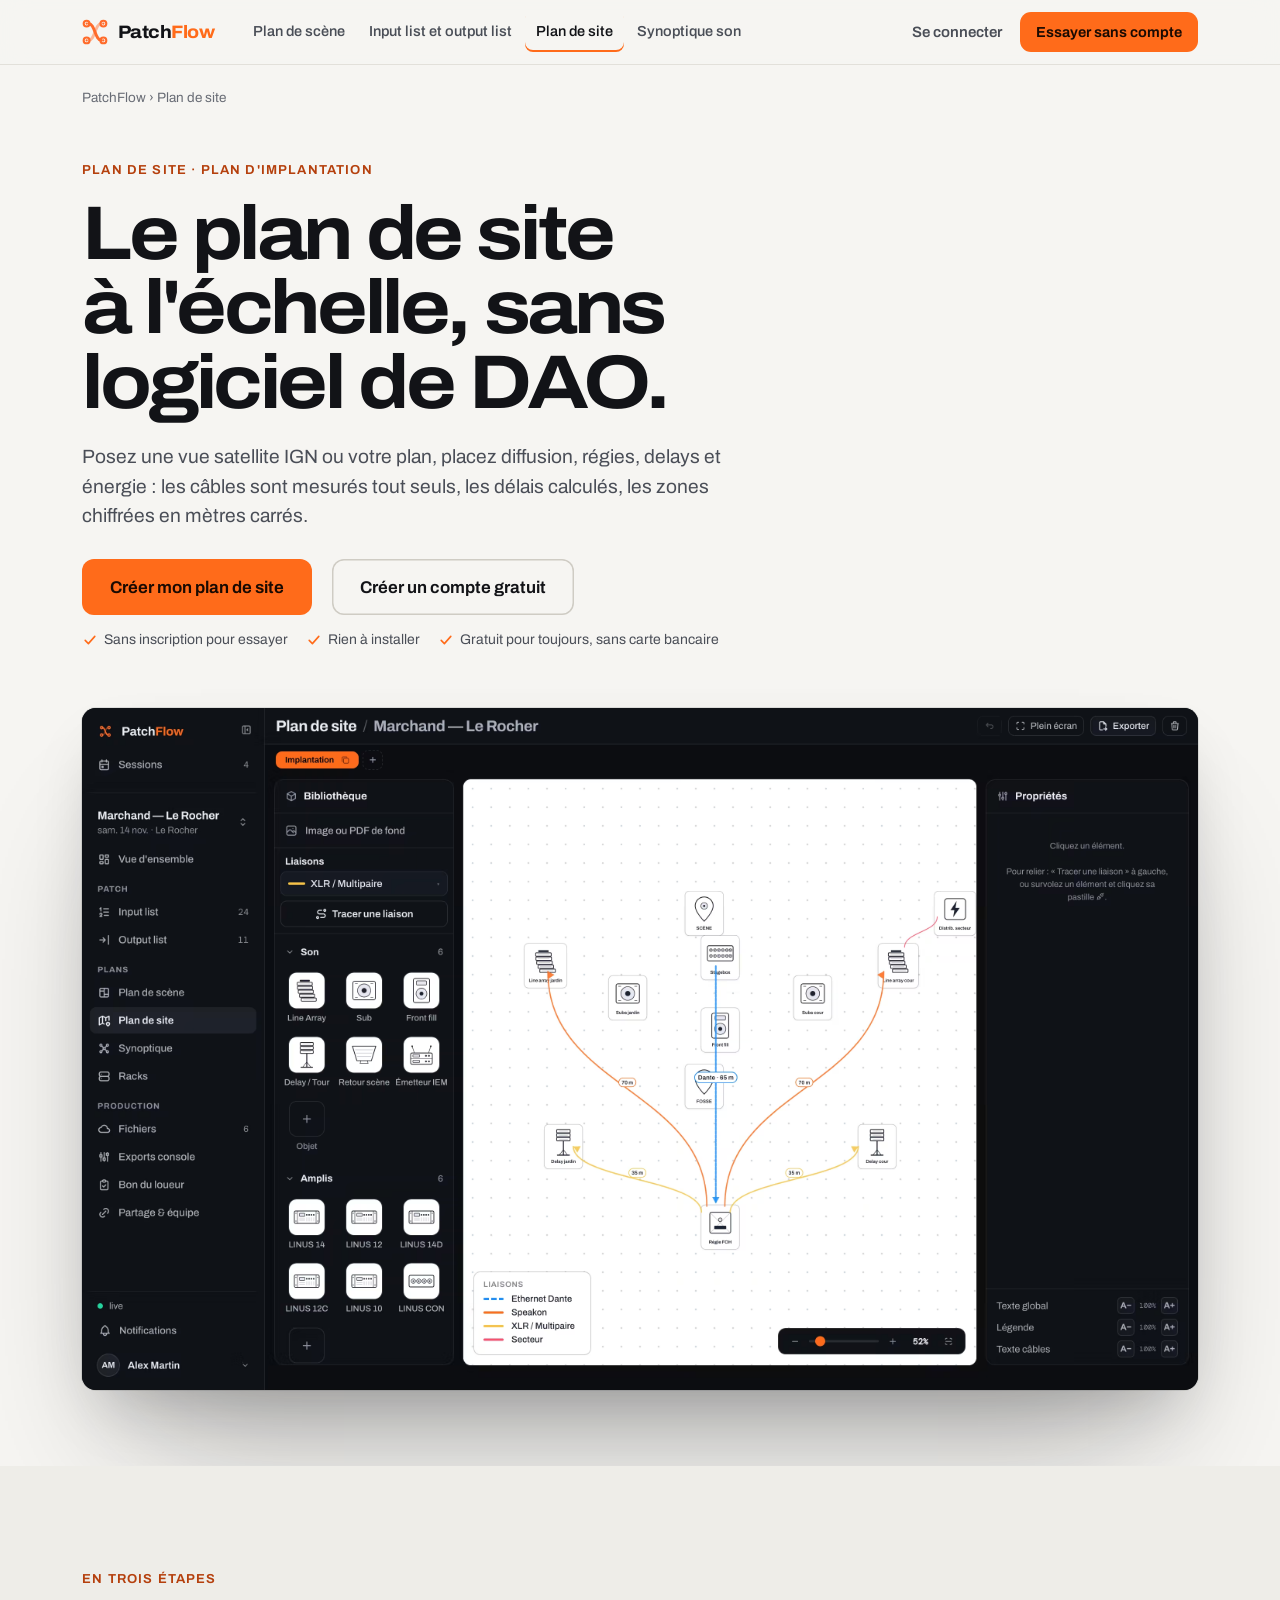
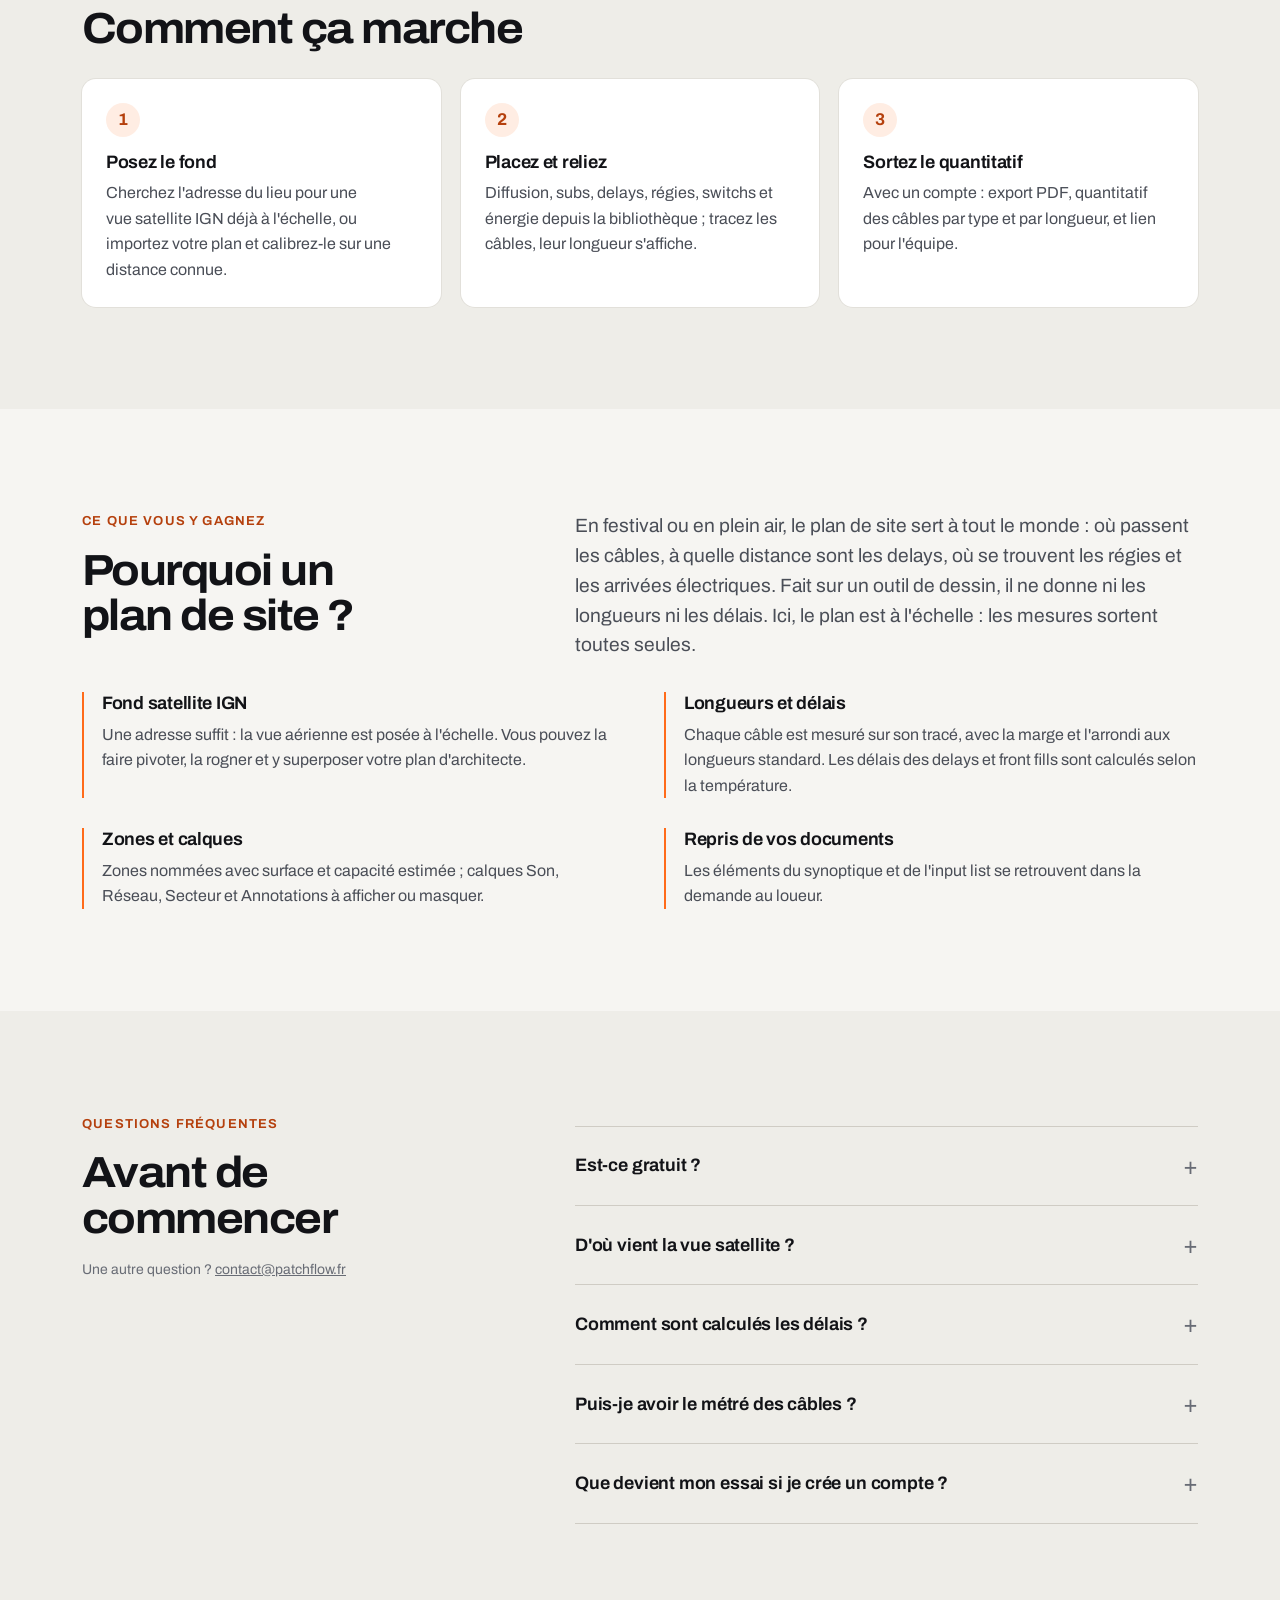
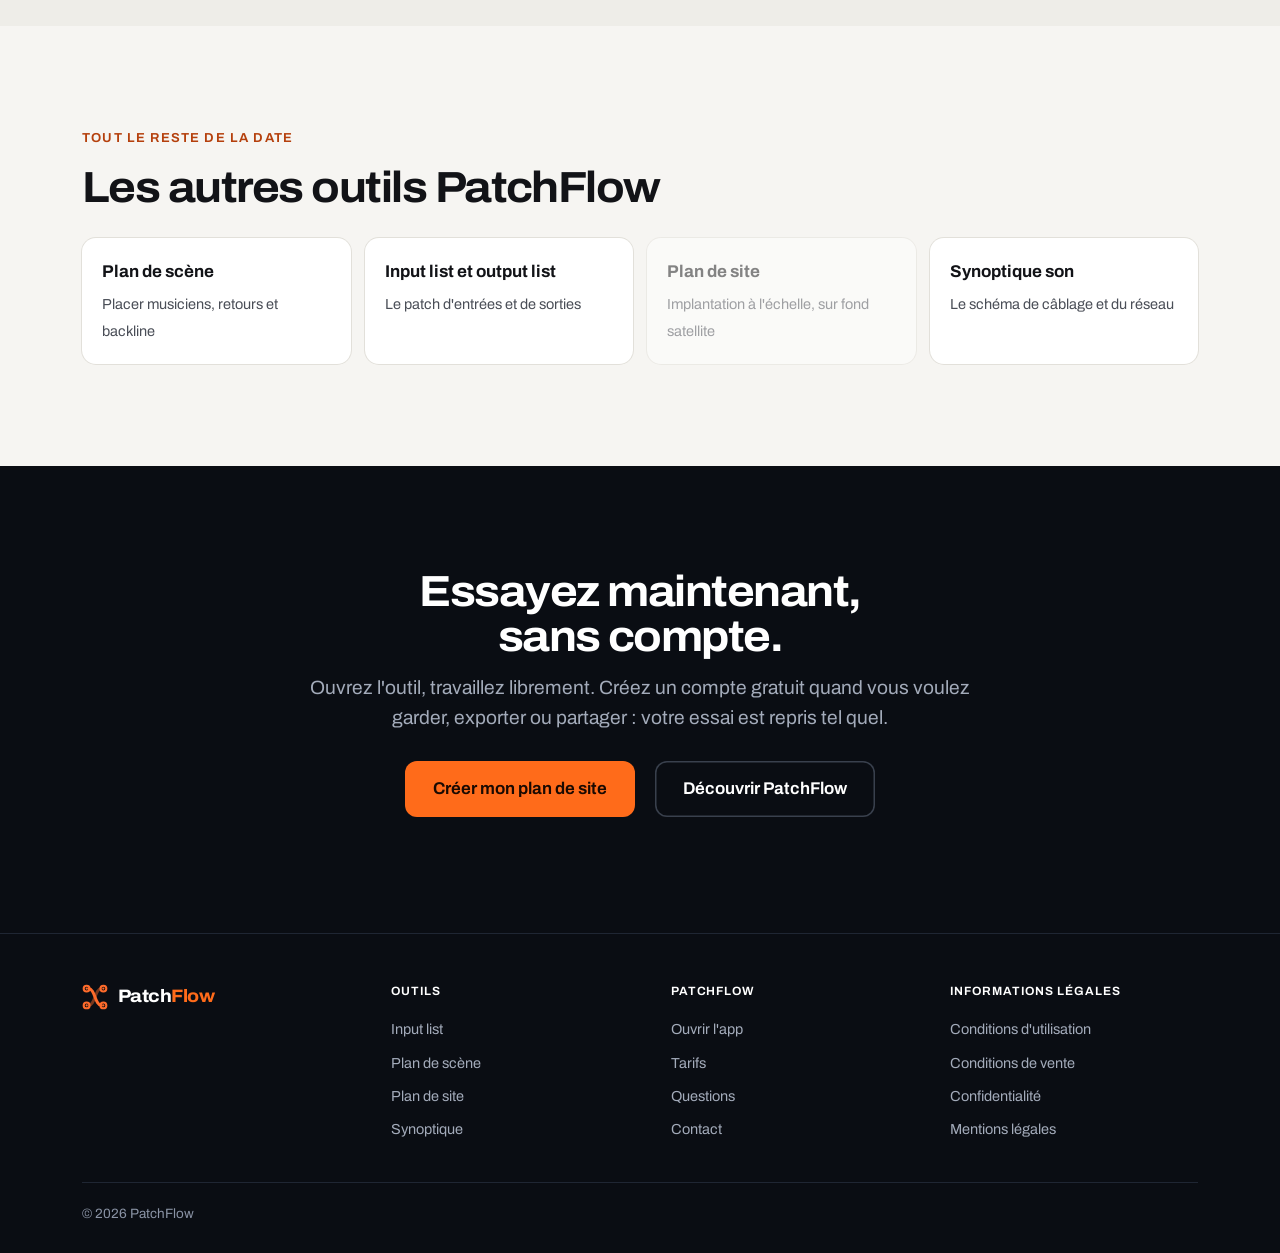
<file: plan-de-site.html>
<!DOCTYPE html>
<html lang="fr">
<head>
<meta charset="utf-8"/>
<meta name="viewport" content="width=device-width,initial-scale=1"/>
<title>Plan de site et d&#x27;implantation son en ligne, gratuit · PatchFlow</title>
<meta name="description" content="Dessinez votre plan de site ou d&#x27;implantation son à l&#x27;échelle, gratuitement : fond satellite IGN, diffusion, régies, câbles avec leurs longueurs, délais calculés."/>
<meta name="theme-color" content="#f6f5f2"/>
<link rel="canonical" href="https://patchflow.fr/plan-de-site"/>
<link rel="icon" type="image/svg+xml" href="/favicon.svg?v=3"/>
<link rel="icon" type="image/png" sizes="96x96" href="/img/favicon-96.png?v=3"/>
<link rel="apple-touch-icon" href="/img/apple-touch-icon.png"/>
<meta property="og:type" content="website"/>
<meta property="og:site_name" content="PatchFlow"/>
<meta property="og:locale" content="fr_FR"/>
<meta property="og:url" content="https://patchflow.fr/plan-de-site"/>
<meta property="og:title" content="Plan de site et d&#x27;implantation son en ligne, gratuit · PatchFlow"/>
<meta property="og:description" content="Dessinez votre plan de site ou d&#x27;implantation son à l&#x27;échelle, gratuitement : fond satellite IGN, diffusion, régies, câbles avec leurs longueurs, délais calculés."/>
<meta property="og:image" content="https://patchflow.fr/img/lp-plan-site.jpg"/>
<meta name="twitter:card" content="summary_large_image"/>
<link rel="preconnect" href="https://fonts.googleapis.com"/>
<link rel="preconnect" href="https://fonts.gstatic.com" crossorigin/>
<link href="https://fonts.googleapis.com/css2?family=Archivo:wdth,wght@62..125,400..800&display=swap" rel="stylesheet"/>
<link rel="stylesheet" href="/pf-seo.css?v=2"/>
<script type="application/ld+json">[{"@context": "https://schema.org", "@type": "SoftwareApplication", "name": "PatchFlow · Plan de site", "applicationCategory": "BusinessApplication", "operatingSystem": "Web", "inLanguage": "fr", "url": "https://patchflow.fr/plan-de-site", "description": "Dessinez votre plan de site ou d'implantation son à l'échelle, gratuitement : fond satellite IGN, diffusion, régies, câbles avec leurs longueurs, délais calculés.", "image": "https://patchflow.fr/img/lp-plan-site.jpg", "offers": {"@type": "Offer", "price": "0", "priceCurrency": "EUR"}, "publisher": {"@type": "Organization", "name": "PatchFlow", "url": "https://patchflow.fr/"}}, {"@context": "https://schema.org", "@type": "FAQPage", "mainEntity": [{"@type": "Question", "name": "Est-ce gratuit ?", "acceptedAnswer": {"@type": "Answer", "text": "Oui, le plan de site s'utilise sans compte pour essayer. Pour l'enregistrer et l'exporter, un compte gratuit suffit."}}, {"@type": "Question", "name": "D'où vient la vue satellite ?", "acceptedAnswer": {"@type": "Answer", "text": "Des orthophotos de l'IGN (Géoplateforme), pour la France. Ailleurs, importez votre propre plan et calibrez-le sur une distance connue."}}, {"@type": "Question", "name": "Comment sont calculés les délais ?", "acceptedAnswer": {"@type": "Answer", "text": "À partir de la distance entre chaque delay et la façade, de la température et de l'avance que vous choisissez."}}, {"@type": "Question", "name": "Puis-je avoir le métré des câbles ?", "acceptedAnswer": {"@type": "Answer", "text": "Oui : longueur de chaque câble sur son tracé, et quantitatif par type et par longueur à l'export."}}, {"@type": "Question", "name": "Que devient mon essai si je crée un compte ?", "acceptedAnswer": {"@type": "Answer", "text": "Il est repris tel quel dans votre premier show."}}]}, {"@context": "https://schema.org", "@type": "BreadcrumbList", "itemListElement": [{"@type": "ListItem", "position": 1, "name": "PatchFlow", "item": "https://patchflow.fr/"}, {"@type": "ListItem", "position": 2, "name": "Plan de site", "item": "https://patchflow.fr/plan-de-site"}]}]</script>
</head>
<body>
<header class="top"><div class="w top-in">
  <a class="logo" href="/" aria-label="PatchFlow, accueil"><svg viewBox="38 38 124 124" fill="none" aria-hidden="true"><path d="M70 60 C100 60 100 140 130 140" stroke="#FF6B2B" stroke-width="14" stroke-linecap="round"/><path d="M130 60 C100 60 100 140 70 140" stroke="#FF6B2B" stroke-width="14" stroke-linecap="round" opacity="0.45"/><circle cx="60" cy="60" r="14" stroke="#FF6B2B" stroke-width="10"/><circle cx="60" cy="60" r="5" fill="#FF6B2B"/><circle cx="140" cy="60" r="14" stroke="#FF6B2B" stroke-width="10"/><circle cx="140" cy="60" r="5" fill="#FF6B2B"/><circle cx="60" cy="140" r="14" stroke="#FF6B2B" stroke-width="10"/><circle cx="60" cy="140" r="5" fill="#FF6B2B"/><circle cx="140" cy="140" r="14" stroke="#FF6B2B" stroke-width="10"/><circle cx="140" cy="140" r="5" fill="#FF6B2B"/></svg><span>Patch<em>Flow</em></span></a>
  <nav class="menu" aria-label="Outils"><a href="/plan-de-scene">Plan de scène</a><a href="/input-list">Input list et output list</a><a href="/plan-de-site" aria-current="page">Plan de site</a><a href="/synoptique">Synoptique son</a></nav>
  <div class="top-act"><a class="signin" href="/app.html">Se connecter</a><a class="btn" href="/app.html?essai=site">Essayer sans compte</a></div>
</div></header>
<main>
<div class="w"><p class="crumbs"><a href="/">PatchFlow</a> › Plan de site</p></div>
<section class="hero"><div class="w">
  <p class="kicker">Plan de site · plan d&#x27;implantation</p>
  <h1>Le plan de site à l&#x27;échelle, sans logiciel de DAO.</h1>
  <p class="lede">Posez une vue satellite IGN ou votre plan, placez diffusion, régies, delays et énergie : les câbles sont mesurés tout seuls, les délais calculés, les zones chiffrées en mètres carrés.</p>
  <div class="ctas"><a class="btn btn-lg" href="/app.html?essai=site">Créer mon plan de site</a><a class="btn btn-lg btn-ghost" href="/app.html?signup=1&amp;from=seo-plan-de-site">Créer un compte gratuit</a></div>
  <p class="free"><span><svg viewBox="0 0 20 20" fill="none" stroke="currentColor" stroke-width="2" stroke-linecap="round" stroke-linejoin="round" aria-hidden="true"><path d="M4 10.5l4 4 8-9"/></svg>Sans inscription pour essayer</span><span><svg viewBox="0 0 20 20" fill="none" stroke="currentColor" stroke-width="2" stroke-linecap="round" stroke-linejoin="round" aria-hidden="true"><path d="M4 10.5l4 4 8-9"/></svg>Rien à installer</span><span><svg viewBox="0 0 20 20" fill="none" stroke="currentColor" stroke-width="2" stroke-linecap="round" stroke-linejoin="round" aria-hidden="true"><path d="M4 10.5l4 4 8-9"/></svg>Gratuit pour toujours, sans carte bancaire</span></p>
  <figure class="shot"><picture><source type="image/avif" srcset="/img/lp-plan-site.avif"/><img src="/img/lp-plan-site.jpg" width="2880" height="1760" alt="Plan de site dans PatchFlow : scène, régie façade, tours de delay et câbles tracés avec leurs longueurs sur un fond à l&#x27;échelle." loading="eager" decoding="async"/></picture></figure>
</div></section>
<section class="chapter band"><div class="w">
  <p class="kicker">En trois étapes</p><h2>Comment ça marche</h2>
  <ol class="steps"><li><h3>Posez le fond</h3><p>Cherchez l&#x27;adresse du lieu pour une vue satellite IGN déjà à l&#x27;échelle, ou importez votre plan et calibrez-le sur une distance connue.</p></li><li><h3>Placez et reliez</h3><p>Diffusion, subs, delays, régies, switchs et énergie depuis la bibliothèque ; tracez les câbles, leur longueur s&#x27;affiche.</p></li><li><h3>Sortez le quantitatif</h3><p>Avec un compte : export PDF, quantitatif des câbles par type et par longueur, et lien pour l&#x27;équipe.</p></li></ol>
</div></section>
<section class="chapter"><div class="w two">
  <div><p class="kicker">Ce que vous y gagnez</p><h2>Pourquoi un plan de site ?</h2></div>
  <div><p class="lede">En festival ou en plein air, le plan de site sert à tout le monde : où passent les câbles, à quelle distance sont les delays, où se trouvent les régies et les arrivées électriques. Fait sur un outil de dessin, il ne donne ni les longueurs ni les délais. Ici, le plan est à l&#x27;échelle : les mesures sortent toutes seules.</p></div>
</div>
<div class="w"><div class="feats"><div><h3>Fond satellite IGN</h3><p>Une adresse suffit : la vue aérienne est posée à l&#x27;échelle. Vous pouvez la faire pivoter, la rogner et y superposer votre plan d&#x27;architecte.</p></div><div><h3>Longueurs et délais</h3><p>Chaque câble est mesuré sur son tracé, avec la marge et l&#x27;arrondi aux longueurs standard. Les délais des delays et front fills sont calculés selon la température.</p></div><div><h3>Zones et calques</h3><p>Zones nommées avec surface et capacité estimée ; calques Son, Réseau, Secteur et Annotations à afficher ou masquer.</p></div><div><h3>Repris de vos documents</h3><p>Les éléments du synoptique et de l&#x27;input list se retrouvent dans la demande au loueur.</p></div></div></div></section>
<section class="chapter band"><div class="w two">
  <div><p class="kicker">Questions fréquentes</p><h2>Avant de commencer</h2><p class="fine">Une autre question ? <a href="mailto:contact@patchflow.fr">contact@patchflow.fr</a></p></div>
  <div class="faq"><details><summary>Est-ce gratuit ?</summary><p>Oui, le plan de site s&#x27;utilise sans compte pour essayer. Pour l&#x27;enregistrer et l&#x27;exporter, un compte gratuit suffit.</p></details><details><summary>D&#x27;où vient la vue satellite ?</summary><p>Des orthophotos de l&#x27;IGN (Géoplateforme), pour la France. Ailleurs, importez votre propre plan et calibrez-le sur une distance connue.</p></details><details><summary>Comment sont calculés les délais ?</summary><p>À partir de la distance entre chaque delay et la façade, de la température et de l&#x27;avance que vous choisissez.</p></details><details><summary>Puis-je avoir le métré des câbles ?</summary><p>Oui : longueur de chaque câble sur son tracé, et quantitatif par type et par longueur à l&#x27;export.</p></details><details><summary>Que devient mon essai si je crée un compte ?</summary><p>Il est repris tel quel dans votre premier show.</p></details></div>
</div></section>
<section class="chapter"><div class="w">
  <p class="kicker">Tout le reste de la date</p><h2>Les autres outils PatchFlow</h2>
  <div class="tools"><a href="/plan-de-scene"><b>Plan de scène</b><span>Placer musiciens, retours et backline</span></a><a href="/input-list"><b>Input list et output list</b><span>Le patch d&#x27;entrées et de sorties</span></a><a href="/plan-de-site" aria-current="page"><b>Plan de site</b><span>Implantation à l&#x27;échelle, sur fond satellite</span></a><a href="/synoptique"><b>Synoptique son</b><span>Le schéma de câblage et du réseau</span></a></div>
</div></section>
<section class="chapter end"><div class="w">
  <h2>Essayez maintenant, sans compte.</h2>
  <p class="lede">Ouvrez l'outil, travaillez librement. Créez un compte gratuit quand vous voulez garder, exporter ou partager : votre essai est repris tel quel.</p>
  <div class="ctas"><a class="btn btn-lg" href="/app.html?essai=site">Créer mon plan de site</a><a class="btn btn-lg btn-ghost" href="/">Découvrir PatchFlow</a></div>
</div></section>
</main>
<footer class="foot"><div class="w foot-in">
  <a class="logo" href="/" aria-label="PatchFlow, accueil"><svg viewBox="38 38 124 124" fill="none" aria-hidden="true"><path d="M70 60 C100 60 100 140 130 140" stroke="#FF6B2B" stroke-width="14" stroke-linecap="round"/><path d="M130 60 C100 60 100 140 70 140" stroke="#FF6B2B" stroke-width="14" stroke-linecap="round" opacity="0.45"/><circle cx="60" cy="60" r="14" stroke="#FF6B2B" stroke-width="10"/><circle cx="60" cy="60" r="5" fill="#FF6B2B"/><circle cx="140" cy="60" r="14" stroke="#FF6B2B" stroke-width="10"/><circle cx="140" cy="60" r="5" fill="#FF6B2B"/><circle cx="60" cy="140" r="14" stroke="#FF6B2B" stroke-width="10"/><circle cx="60" cy="140" r="5" fill="#FF6B2B"/><circle cx="140" cy="140" r="14" stroke="#FF6B2B" stroke-width="10"/><circle cx="140" cy="140" r="5" fill="#FF6B2B"/></svg><span>Patch<em>Flow</em></span></a>
  <nav class="foot-cols" aria-label="Liens de bas de page"><div><p class="foot-h">Outils</p><a href="/input-list">Input list</a><a href="/plan-de-scene">Plan de scène</a><a href="/plan-de-site">Plan de site</a><a href="/synoptique">Synoptique</a></div><div><p class="foot-h">PatchFlow</p><a href="/app.html">Ouvrir l'app</a><a href="/#tarifs">Tarifs</a><a href="/#questions">Questions</a><a href="mailto:contact@patchflow.fr">Contact</a></div><div><p class="foot-h">Informations légales</p><a href="/cgu.html">Conditions d'utilisation</a><a href="/cgv.html">Conditions de vente</a><a href="/confidentialite.html">Confidentialité</a><a href="/mentions-legales.html">Mentions légales</a></div></nav>
</div><div class="w foot-bot"><small>© 2026 PatchFlow</small></div></footer>
</body>
</html>
</file>
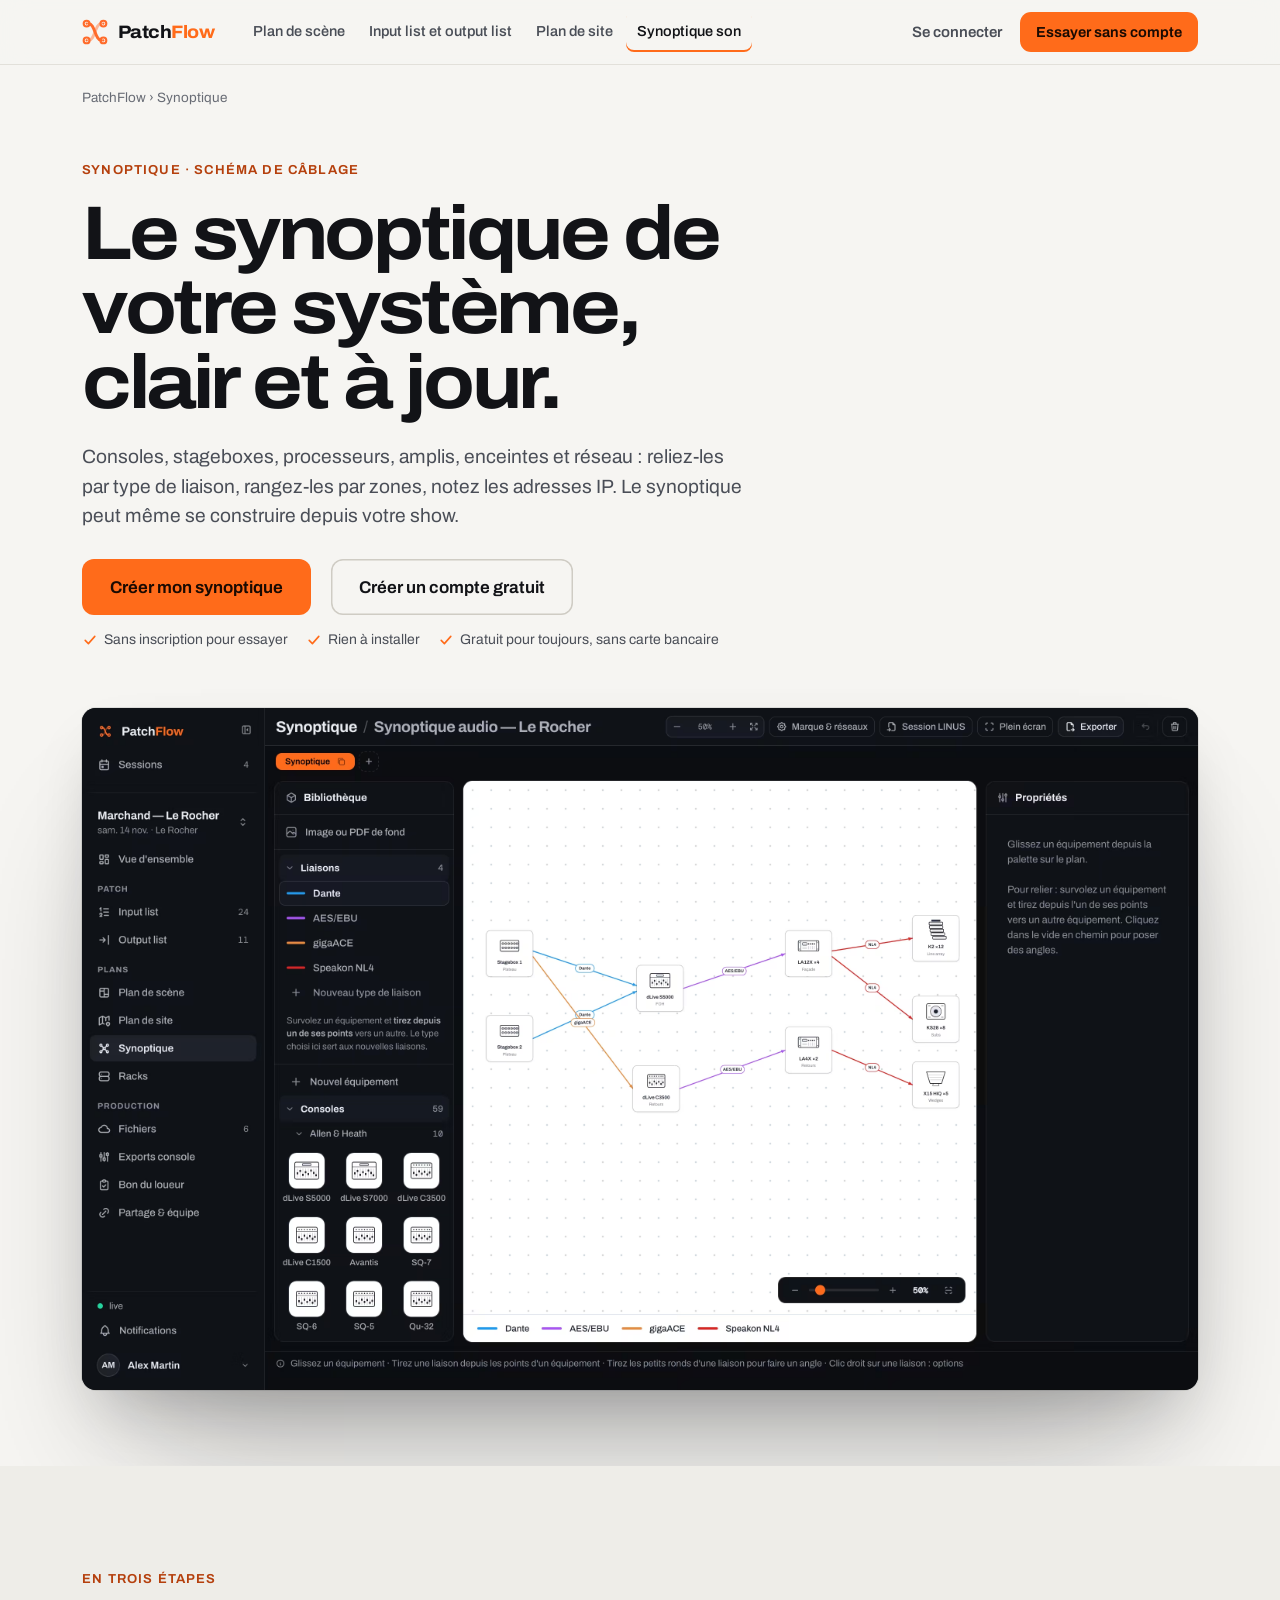
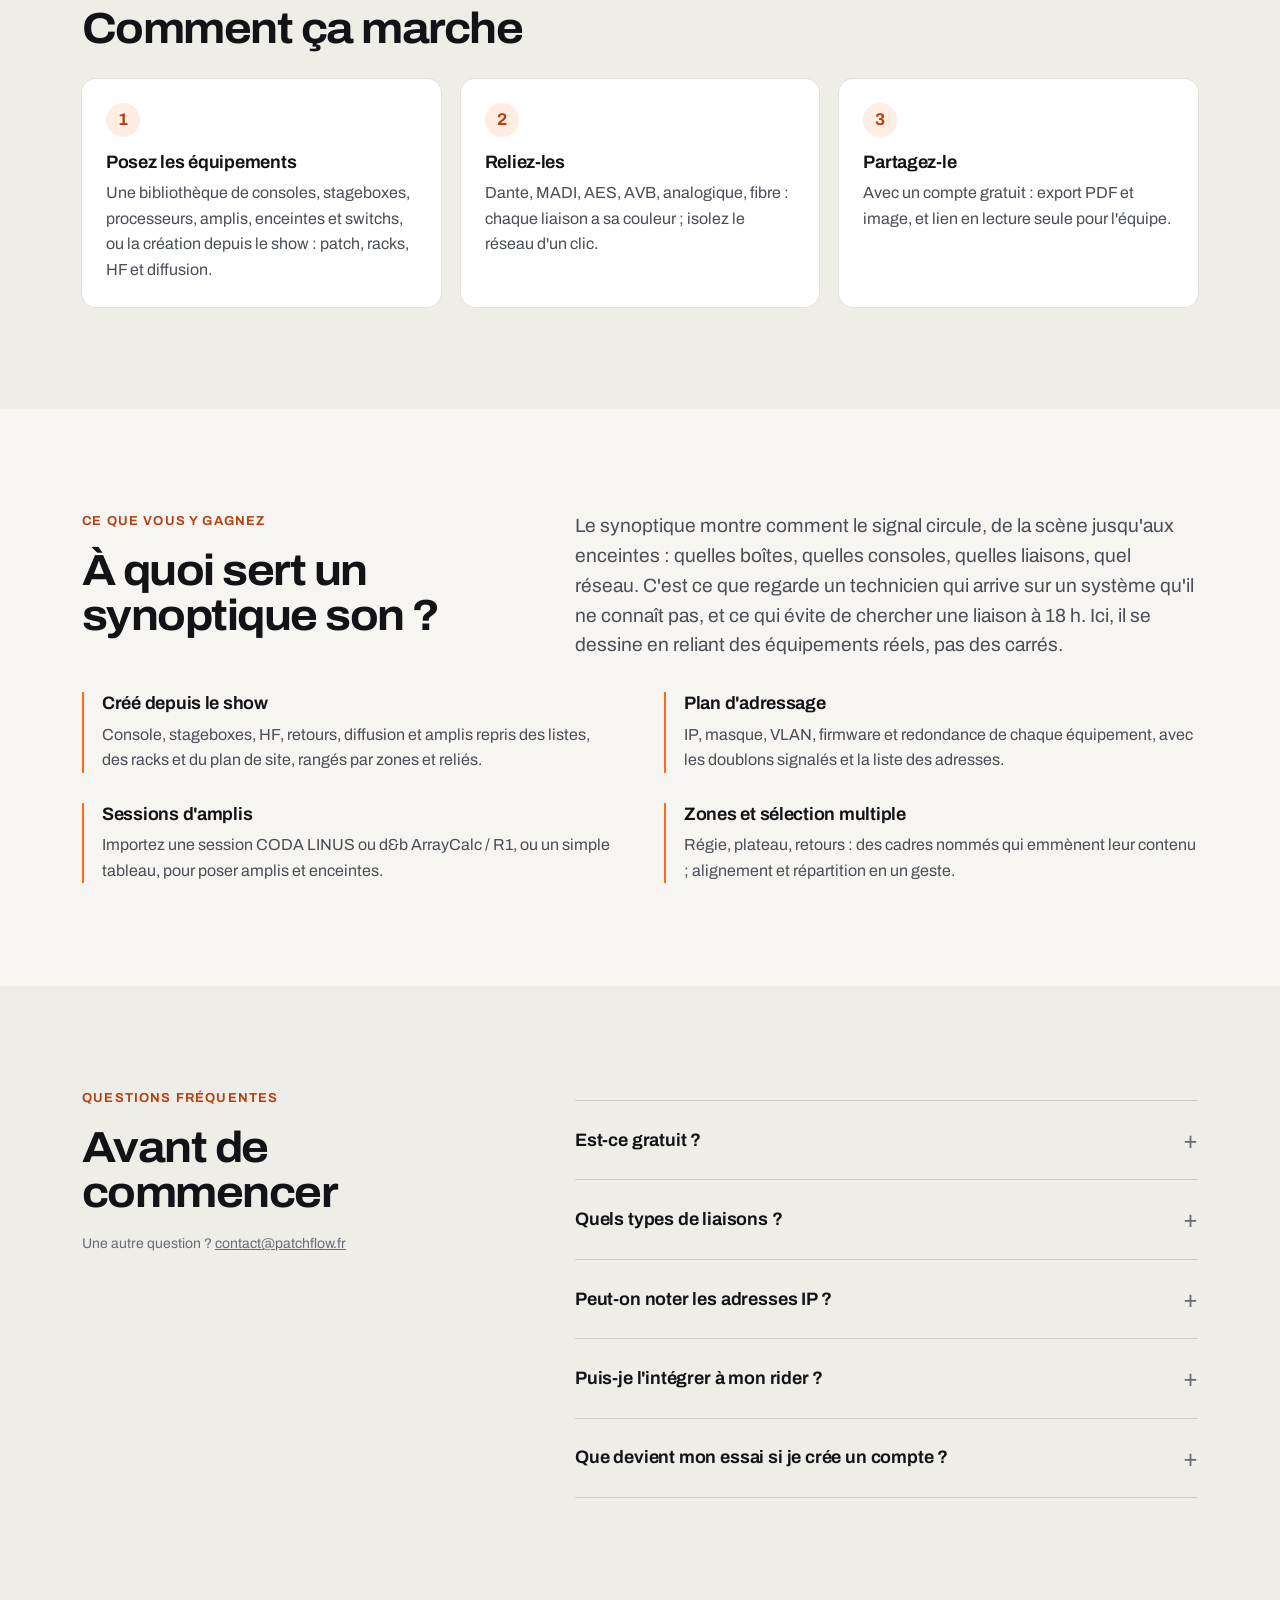
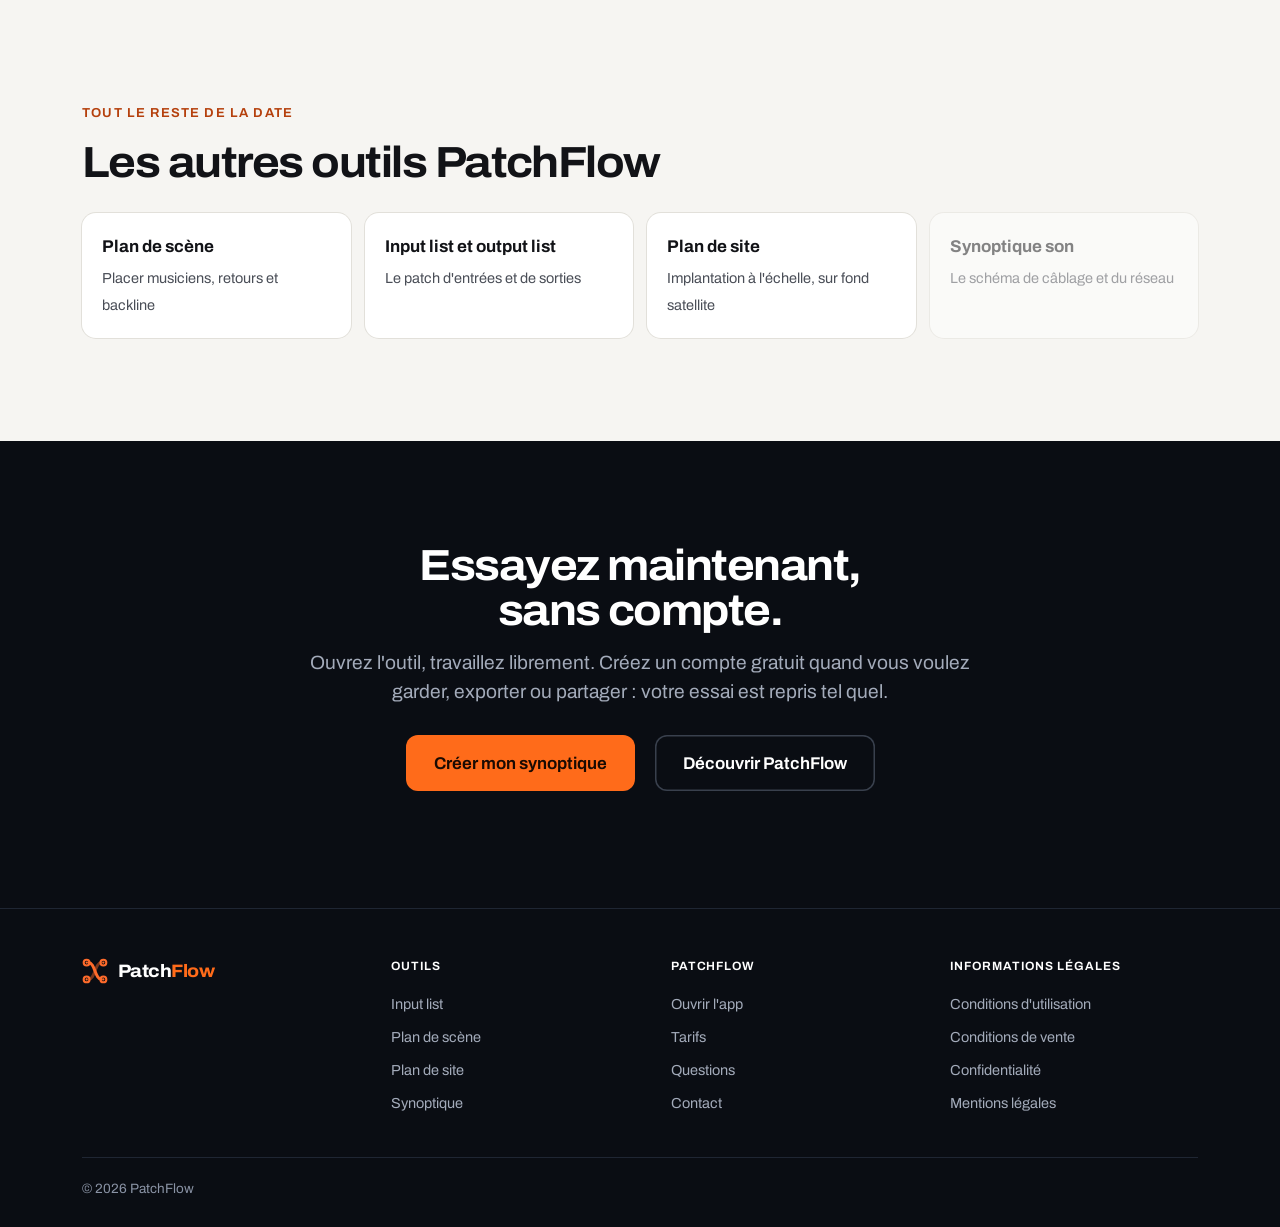
<file: synoptique.html>
<!DOCTYPE html>
<html lang="fr">
<head>
<meta charset="utf-8"/>
<meta name="viewport" content="width=device-width,initial-scale=1"/>
<title>Synoptique son et schéma de câblage en ligne, gratuit · PatchFlow</title>
<meta name="description" content="Faites le synoptique de votre système son en ligne, gratuitement : consoles, stageboxes, amplis, enceintes, liaisons Dante, MADI, AES et plan d&#x27;adressage IP."/>
<meta name="theme-color" content="#f6f5f2"/>
<link rel="canonical" href="https://patchflow.fr/synoptique"/>
<link rel="icon" type="image/svg+xml" href="/favicon.svg?v=3"/>
<link rel="icon" type="image/png" sizes="96x96" href="/img/favicon-96.png?v=3"/>
<link rel="apple-touch-icon" href="/img/apple-touch-icon.png"/>
<meta property="og:type" content="website"/>
<meta property="og:site_name" content="PatchFlow"/>
<meta property="og:locale" content="fr_FR"/>
<meta property="og:url" content="https://patchflow.fr/synoptique"/>
<meta property="og:title" content="Synoptique son et schéma de câblage en ligne, gratuit · PatchFlow"/>
<meta property="og:description" content="Faites le synoptique de votre système son en ligne, gratuitement : consoles, stageboxes, amplis, enceintes, liaisons Dante, MADI, AES et plan d&#x27;adressage IP."/>
<meta property="og:image" content="https://patchflow.fr/img/lp-plan-syno.jpg"/>
<meta name="twitter:card" content="summary_large_image"/>
<link rel="preconnect" href="https://fonts.googleapis.com"/>
<link rel="preconnect" href="https://fonts.gstatic.com" crossorigin/>
<link href="https://fonts.googleapis.com/css2?family=Archivo:wdth,wght@62..125,400..800&display=swap" rel="stylesheet"/>
<link rel="stylesheet" href="/pf-seo.css?v=2"/>
<script type="application/ld+json">[{"@context": "https://schema.org", "@type": "SoftwareApplication", "name": "PatchFlow · Synoptique", "applicationCategory": "BusinessApplication", "operatingSystem": "Web", "inLanguage": "fr", "url": "https://patchflow.fr/synoptique", "description": "Faites le synoptique de votre système son en ligne, gratuitement : consoles, stageboxes, amplis, enceintes, liaisons Dante, MADI, AES et plan d'adressage IP.", "image": "https://patchflow.fr/img/lp-plan-syno.jpg", "offers": {"@type": "Offer", "price": "0", "priceCurrency": "EUR"}, "publisher": {"@type": "Organization", "name": "PatchFlow", "url": "https://patchflow.fr/"}}, {"@context": "https://schema.org", "@type": "FAQPage", "mainEntity": [{"@type": "Question", "name": "Est-ce gratuit ?", "acceptedAnswer": {"@type": "Answer", "text": "Oui, le synoptique s'utilise sans compte pour essayer. Pour l'enregistrer, l'exporter et le partager, un compte gratuit suffit."}}, {"@type": "Question", "name": "Quels types de liaisons ?", "acceptedAnswer": {"@type": "Answer", "text": "Dante, MADI, AES, AVB, gigaACE, DX-Link, XLR, jack, Speakon, réseau, fibre, et vos propres types."}}, {"@type": "Question", "name": "Peut-on noter les adresses IP ?", "acceptedAnswer": {"@type": "Answer", "text": "Oui : IP, masque, VLAN, firmware et primaire ou secondaire pour chaque équipement en réseau, avec la liste des adresses et les doublons."}}, {"@type": "Question", "name": "Puis-je l'intégrer à mon rider ?", "acceptedAnswer": {"@type": "Answer", "text": "Avec un compte : export PDF, et section synoptique dans le lien partagé."}}, {"@type": "Question", "name": "Que devient mon essai si je crée un compte ?", "acceptedAnswer": {"@type": "Answer", "text": "Il est repris tel quel dans votre premier show."}}]}, {"@context": "https://schema.org", "@type": "BreadcrumbList", "itemListElement": [{"@type": "ListItem", "position": 1, "name": "PatchFlow", "item": "https://patchflow.fr/"}, {"@type": "ListItem", "position": 2, "name": "Synoptique", "item": "https://patchflow.fr/synoptique"}]}]</script>
</head>
<body>
<header class="top"><div class="w top-in">
  <a class="logo" href="/" aria-label="PatchFlow, accueil"><svg viewBox="38 38 124 124" fill="none" aria-hidden="true"><path d="M70 60 C100 60 100 140 130 140" stroke="#FF6B2B" stroke-width="14" stroke-linecap="round"/><path d="M130 60 C100 60 100 140 70 140" stroke="#FF6B2B" stroke-width="14" stroke-linecap="round" opacity="0.45"/><circle cx="60" cy="60" r="14" stroke="#FF6B2B" stroke-width="10"/><circle cx="60" cy="60" r="5" fill="#FF6B2B"/><circle cx="140" cy="60" r="14" stroke="#FF6B2B" stroke-width="10"/><circle cx="140" cy="60" r="5" fill="#FF6B2B"/><circle cx="60" cy="140" r="14" stroke="#FF6B2B" stroke-width="10"/><circle cx="60" cy="140" r="5" fill="#FF6B2B"/><circle cx="140" cy="140" r="14" stroke="#FF6B2B" stroke-width="10"/><circle cx="140" cy="140" r="5" fill="#FF6B2B"/></svg><span>Patch<em>Flow</em></span></a>
  <nav class="menu" aria-label="Outils"><a href="/plan-de-scene">Plan de scène</a><a href="/input-list">Input list et output list</a><a href="/plan-de-site">Plan de site</a><a href="/synoptique" aria-current="page">Synoptique son</a></nav>
  <div class="top-act"><a class="signin" href="/app.html">Se connecter</a><a class="btn" href="/app.html?essai=synoptique">Essayer sans compte</a></div>
</div></header>
<main>
<div class="w"><p class="crumbs"><a href="/">PatchFlow</a> › Synoptique</p></div>
<section class="hero"><div class="w">
  <p class="kicker">Synoptique · schéma de câblage</p>
  <h1>Le synoptique de votre système, clair et à jour.</h1>
  <p class="lede">Consoles, stageboxes, processeurs, amplis, enceintes et réseau : reliez-les par type de liaison, rangez-les par zones, notez les adresses IP. Le synoptique peut même se construire depuis votre show.</p>
  <div class="ctas"><a class="btn btn-lg" href="/app.html?essai=synoptique">Créer mon synoptique</a><a class="btn btn-lg btn-ghost" href="/app.html?signup=1&amp;from=seo-synoptique">Créer un compte gratuit</a></div>
  <p class="free"><span><svg viewBox="0 0 20 20" fill="none" stroke="currentColor" stroke-width="2" stroke-linecap="round" stroke-linejoin="round" aria-hidden="true"><path d="M4 10.5l4 4 8-9"/></svg>Sans inscription pour essayer</span><span><svg viewBox="0 0 20 20" fill="none" stroke="currentColor" stroke-width="2" stroke-linecap="round" stroke-linejoin="round" aria-hidden="true"><path d="M4 10.5l4 4 8-9"/></svg>Rien à installer</span><span><svg viewBox="0 0 20 20" fill="none" stroke="currentColor" stroke-width="2" stroke-linecap="round" stroke-linejoin="round" aria-hidden="true"><path d="M4 10.5l4 4 8-9"/></svg>Gratuit pour toujours, sans carte bancaire</span></p>
  <figure class="shot"><picture><source type="image/avif" srcset="/img/lp-plan-syno.avif"/><img src="/img/lp-plan-syno.jpg" width="2880" height="1760" alt="Synoptique dans PatchFlow : console façade et retours, stageboxes, processeur, amplis et enceintes reliés en Dante, AES et analogique, rangés par zones." loading="eager" decoding="async"/></picture></figure>
</div></section>
<section class="chapter band"><div class="w">
  <p class="kicker">En trois étapes</p><h2>Comment ça marche</h2>
  <ol class="steps"><li><h3>Posez les équipements</h3><p>Une bibliothèque de consoles, stageboxes, processeurs, amplis, enceintes et switchs, ou la création depuis le show : patch, racks, HF et diffusion.</p></li><li><h3>Reliez-les</h3><p>Dante, MADI, AES, AVB, analogique, fibre : chaque liaison a sa couleur ; isolez le réseau d&#x27;un clic.</p></li><li><h3>Partagez-le</h3><p>Avec un compte gratuit : export PDF et image, et lien en lecture seule pour l&#x27;équipe.</p></li></ol>
</div></section>
<section class="chapter"><div class="w two">
  <div><p class="kicker">Ce que vous y gagnez</p><h2>À quoi sert un synoptique son ?</h2></div>
  <div><p class="lede">Le synoptique montre comment le signal circule, de la scène jusqu&#x27;aux enceintes : quelles boîtes, quelles consoles, quelles liaisons, quel réseau. C&#x27;est ce que regarde un technicien qui arrive sur un système qu&#x27;il ne connaît pas, et ce qui évite de chercher une liaison à 18 h. Ici, il se dessine en reliant des équipements réels, pas des carrés.</p></div>
</div>
<div class="w"><div class="feats"><div><h3>Créé depuis le show</h3><p>Console, stageboxes, HF, retours, diffusion et amplis repris des listes, des racks et du plan de site, rangés par zones et reliés.</p></div><div><h3>Plan d&#x27;adressage</h3><p>IP, masque, VLAN, firmware et redondance de chaque équipement, avec les doublons signalés et la liste des adresses.</p></div><div><h3>Sessions d&#x27;amplis</h3><p>Importez une session CODA LINUS ou d&amp;b ArrayCalc / R1, ou un simple tableau, pour poser amplis et enceintes.</p></div><div><h3>Zones et sélection multiple</h3><p>Régie, plateau, retours : des cadres nommés qui emmènent leur contenu ; alignement et répartition en un geste.</p></div></div></div></section>
<section class="chapter band"><div class="w two">
  <div><p class="kicker">Questions fréquentes</p><h2>Avant de commencer</h2><p class="fine">Une autre question ? <a href="mailto:contact@patchflow.fr">contact@patchflow.fr</a></p></div>
  <div class="faq"><details><summary>Est-ce gratuit ?</summary><p>Oui, le synoptique s&#x27;utilise sans compte pour essayer. Pour l&#x27;enregistrer, l&#x27;exporter et le partager, un compte gratuit suffit.</p></details><details><summary>Quels types de liaisons ?</summary><p>Dante, MADI, AES, AVB, gigaACE, DX-Link, XLR, jack, Speakon, réseau, fibre, et vos propres types.</p></details><details><summary>Peut-on noter les adresses IP ?</summary><p>Oui : IP, masque, VLAN, firmware et primaire ou secondaire pour chaque équipement en réseau, avec la liste des adresses et les doublons.</p></details><details><summary>Puis-je l&#x27;intégrer à mon rider ?</summary><p>Avec un compte : export PDF, et section synoptique dans le lien partagé.</p></details><details><summary>Que devient mon essai si je crée un compte ?</summary><p>Il est repris tel quel dans votre premier show.</p></details></div>
</div></section>
<section class="chapter"><div class="w">
  <p class="kicker">Tout le reste de la date</p><h2>Les autres outils PatchFlow</h2>
  <div class="tools"><a href="/plan-de-scene"><b>Plan de scène</b><span>Placer musiciens, retours et backline</span></a><a href="/input-list"><b>Input list et output list</b><span>Le patch d&#x27;entrées et de sorties</span></a><a href="/plan-de-site"><b>Plan de site</b><span>Implantation à l&#x27;échelle, sur fond satellite</span></a><a href="/synoptique" aria-current="page"><b>Synoptique son</b><span>Le schéma de câblage et du réseau</span></a></div>
</div></section>
<section class="chapter end"><div class="w">
  <h2>Essayez maintenant, sans compte.</h2>
  <p class="lede">Ouvrez l'outil, travaillez librement. Créez un compte gratuit quand vous voulez garder, exporter ou partager : votre essai est repris tel quel.</p>
  <div class="ctas"><a class="btn btn-lg" href="/app.html?essai=synoptique">Créer mon synoptique</a><a class="btn btn-lg btn-ghost" href="/">Découvrir PatchFlow</a></div>
</div></section>
</main>
<footer class="foot"><div class="w foot-in">
  <a class="logo" href="/" aria-label="PatchFlow, accueil"><svg viewBox="38 38 124 124" fill="none" aria-hidden="true"><path d="M70 60 C100 60 100 140 130 140" stroke="#FF6B2B" stroke-width="14" stroke-linecap="round"/><path d="M130 60 C100 60 100 140 70 140" stroke="#FF6B2B" stroke-width="14" stroke-linecap="round" opacity="0.45"/><circle cx="60" cy="60" r="14" stroke="#FF6B2B" stroke-width="10"/><circle cx="60" cy="60" r="5" fill="#FF6B2B"/><circle cx="140" cy="60" r="14" stroke="#FF6B2B" stroke-width="10"/><circle cx="140" cy="60" r="5" fill="#FF6B2B"/><circle cx="60" cy="140" r="14" stroke="#FF6B2B" stroke-width="10"/><circle cx="60" cy="140" r="5" fill="#FF6B2B"/><circle cx="140" cy="140" r="14" stroke="#FF6B2B" stroke-width="10"/><circle cx="140" cy="140" r="5" fill="#FF6B2B"/></svg><span>Patch<em>Flow</em></span></a>
  <nav class="foot-cols" aria-label="Liens de bas de page"><div><p class="foot-h">Outils</p><a href="/input-list">Input list</a><a href="/plan-de-scene">Plan de scène</a><a href="/plan-de-site">Plan de site</a><a href="/synoptique">Synoptique</a></div><div><p class="foot-h">PatchFlow</p><a href="/app.html">Ouvrir l'app</a><a href="/#tarifs">Tarifs</a><a href="/#questions">Questions</a><a href="mailto:contact@patchflow.fr">Contact</a></div><div><p class="foot-h">Informations légales</p><a href="/cgu.html">Conditions d'utilisation</a><a href="/cgv.html">Conditions de vente</a><a href="/confidentialite.html">Confidentialité</a><a href="/mentions-legales.html">Mentions légales</a></div></nav>
</div><div class="w foot-bot"><small>© 2026 PatchFlow</small></div></footer>
</body>
</html>
</file>
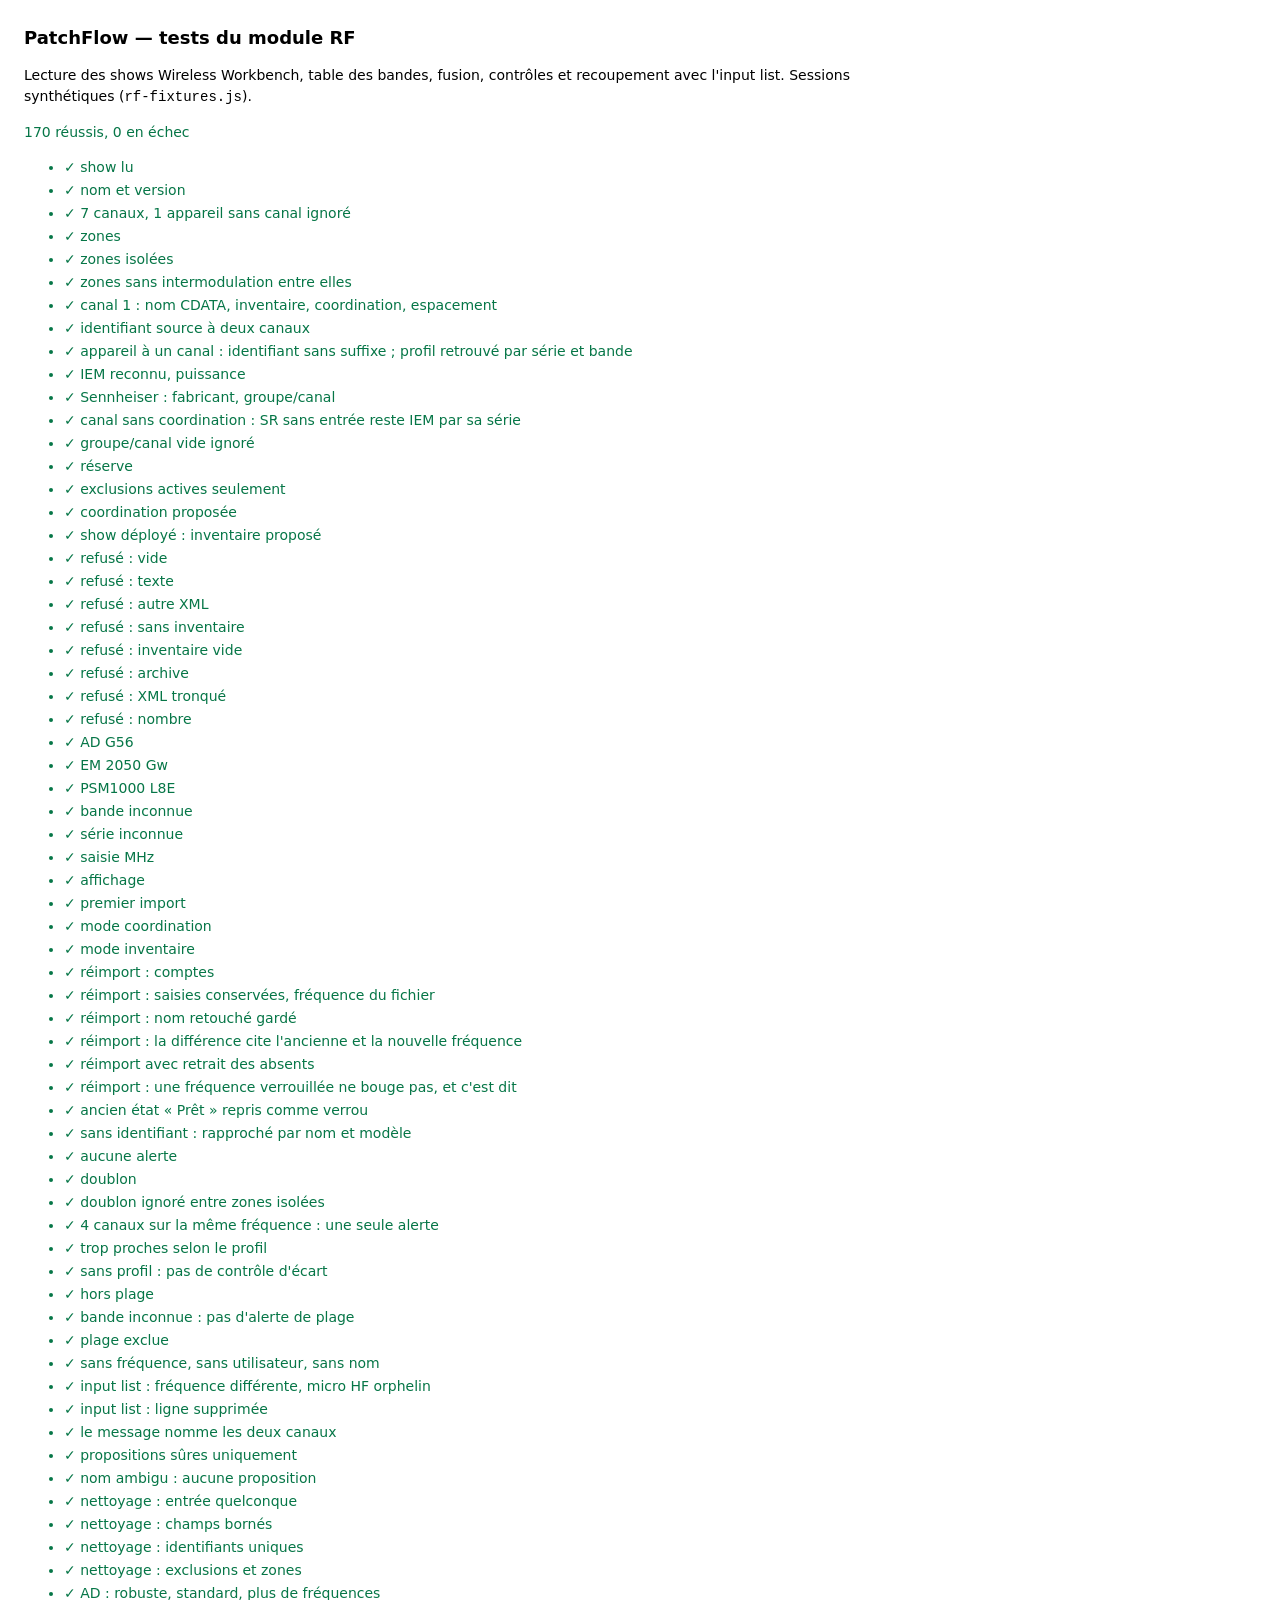
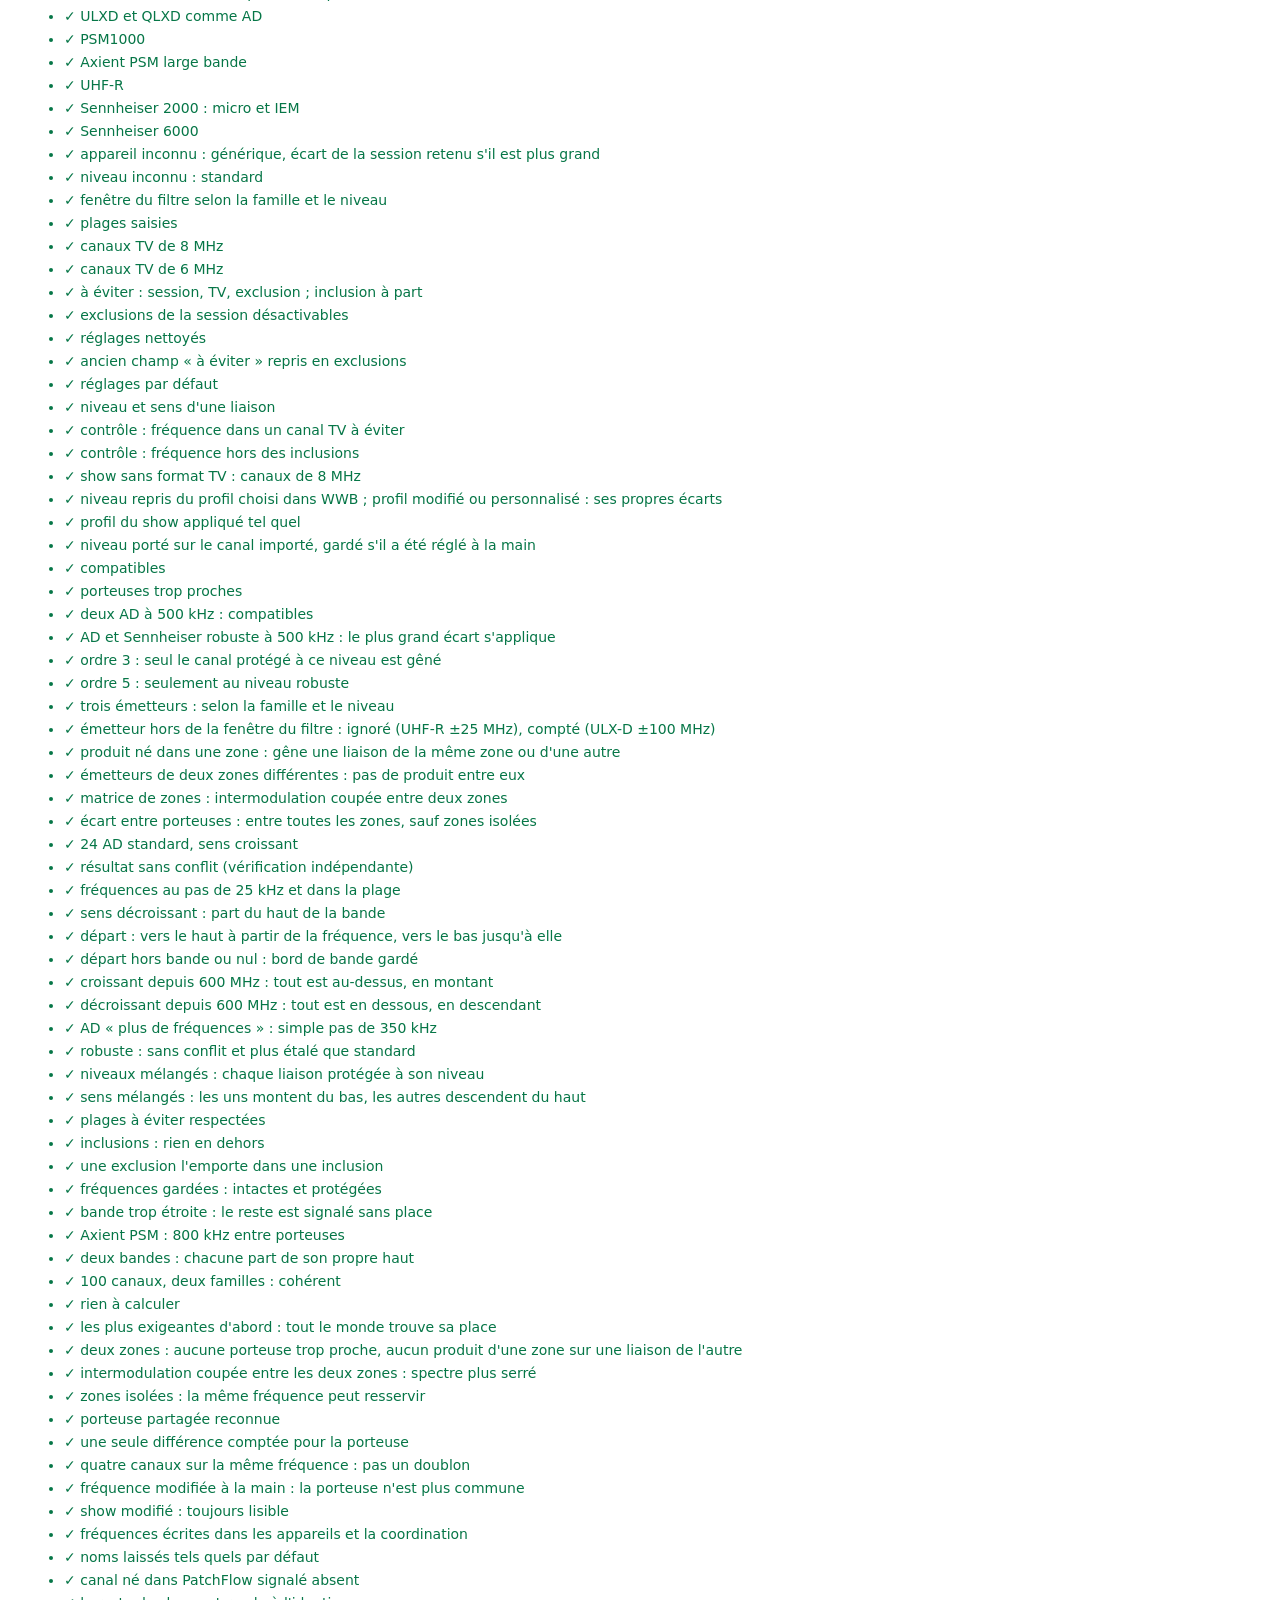
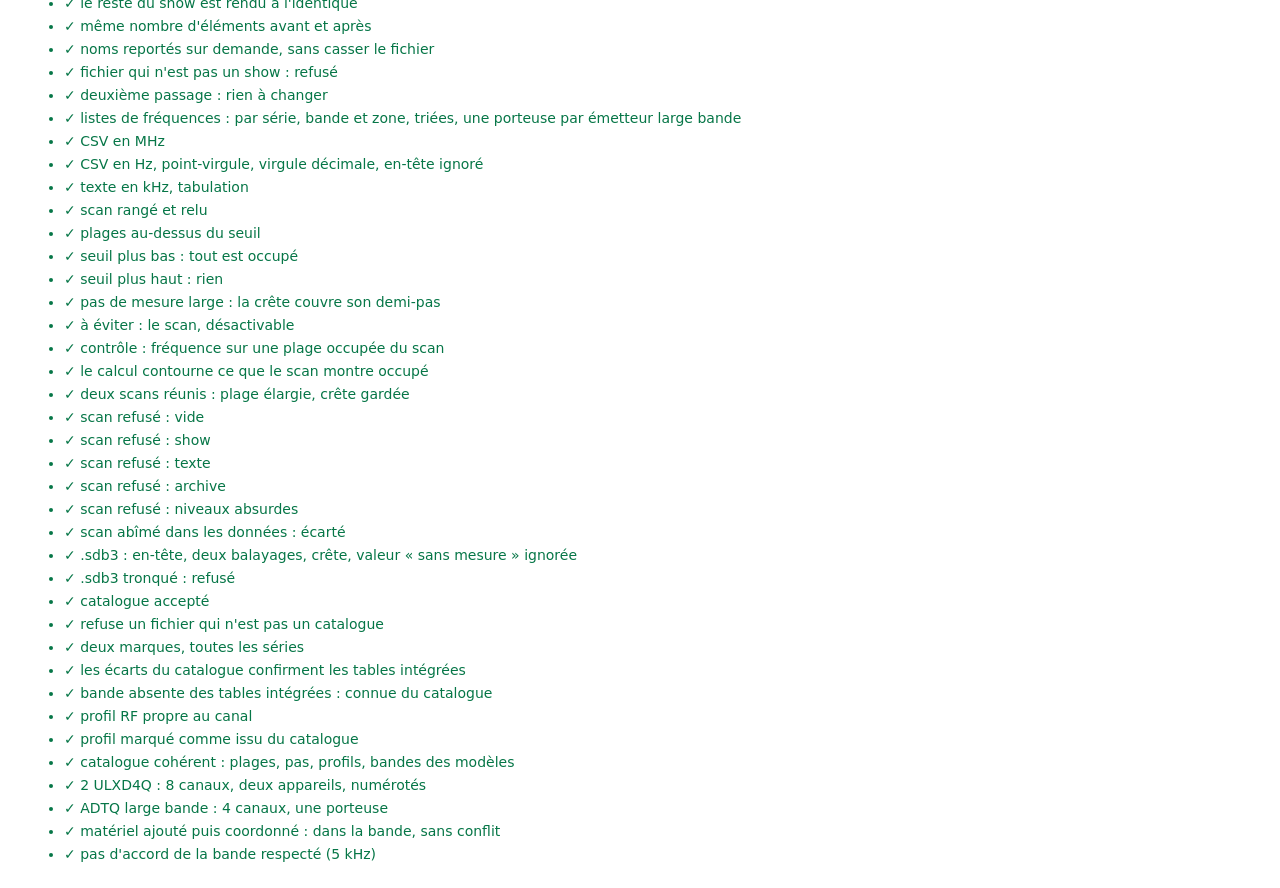
<file: tests/rf.html>
<!DOCTYPE html>
<html lang="fr"><head><meta charset="utf-8"><title>Tests RF</title>
<style>body{font:14px/1.5 system-ui,sans-serif;margin:24px;max-width:900px}h1{font-size:18px}.ok{color:#067647}.ko{color:#d92d20;font-weight:600}li{margin:2px 0}pre{background:#f4f5f7;padding:8px;border-radius:6px;white-space:pre-wrap}</style>
</head><body>
<h1>PatchFlow — tests du module RF</h1>
<p>Lecture des shows Wireless Workbench, table des bandes, fusion, contrôles et recoupement avec l'input list. Sessions synthétiques (<code>rf-fixtures.js</code>).</p>
<p id="sum"></p><ul id="log"></ul>
<script src="../pf-rf.js"></script>
<script src="rf-fixtures.js"></script>
<script>
(function(){
  var log = document.getElementById('log'), pass = 0, failN = 0, lines = [];
  function t(name, cond, detail){
    if(cond) pass++; else failN++;
    lines.push((cond ? 'OK   ' : 'FAIL ') + name + (cond || detail === undefined ? '' : ' → ' + JSON.stringify(detail)));
    var li = document.createElement('li'); li.className = cond ? 'ok' : 'ko';
    li.textContent = (cond ? '✓ ' : '✗ ') + name + (cond || detail === undefined ? '' : ' → ' + JSON.stringify(detail));
    log.appendChild(li);
  }
  function eq(name, a, b){ t(name, JSON.stringify(a) === JSON.stringify(b), { obtenu:a, attendu:b }); }
  var F = RF_FIX;
  try {
    /* 1. Lecture d'un show */
    var p = _rfParseShw(F.festival);
    t('show lu', p.ok === true, p.err);
    eq('nom et version', [p.show.name, p.show.app], ['Festival Test', '7.8.0.66']);
    eq('7 canaux, 1 appareil sans canal ignoré', [p.ch.length, p.skipped], [7, 1]);
    eq('zones', p.zones, ['Plateau', 'Accueil']);
    eq('zones isolées', p.iso, [['Plateau', 'Accueil'], ['Accueil', 'Plateau']]);
    eq('zones sans intermodulation entre elles', p.zim, [['Plateau', 'Accueil'], ['Accueil', 'Plateau']]);
    var by = {}; p.ch.forEach(function(c){ by[c.n + '|' + c.dev] = c; });
    var lead = p.ch[0], gtr = p.ch[2], iem = p.ch[3], spk = p.ch[5];
    eq('canal 1 : nom CDATA, inventaire, coordination, espacement', [lead.n, lead.fi, lead.fc, lead.sp, lead.kind, lead.band], ['Lead Vox', 470150, 511475, 350, 'mic', 'G56']);
    eq('identifiant source à deux canaux', [p.ch[0].src, p.ch[1].src], ['AAAA0001-0', 'AAAA0001-1']);
    eq('appareil à un canal : identifiant sans suffixe ; profil retrouvé par série et bande', [gtr.src, gtr.fc, gtr.sp], ['AAAA0002', 611250, 350]);
    eq('IEM reconnu, puissance', [iem.kind, iem.pw, iem.fc], ['iem', 10, 630000]);
    eq('Sennheiser : fabricant, groupe/canal', [spk.mk, spk.gc, spk.kind], ['Sennheiser', 'G:1 Ch:3', 'iem']);
    eq('canal sans coordination : SR sans entrée reste IEM par sa série', [p.ch[6].fc, p.ch[6].kind], [0, 'iem']);
    eq('groupe/canal vide ignoré', lead.gc, '');
    eq('réserve', p.spare, [{ f:540475, ser:'AD', band:'G56', zone:'Plateau' }]);
    eq('exclusions actives seulement', p.excl, [{ a:480000, b:488000, l:'DVB local' }, { a:542000, b:550000, l:'TV 30' }]);
    eq('coordination proposée', [p.coordDiff, p.suggest], [6, 'coord']);
    eq('show déployé : inventaire proposé', _rfParseShw(F.festival2).suggest, 'inv');

    /* 2. Fichiers refusés */
    var bad = [['vide', ''], ['texte', 'bonjour'], ['autre XML', '<root><inventory/></root>'], ['sans inventaire', '<show><x/></show>'],
               ['inventaire vide', F.show({ devices:[] })], ['archive', 'PK\x03\x04 <show><inventory>'], ['XML tronqué', F.festival.slice(0, 900)], ['nombre', 12]];
    bad.forEach(function(b){ var r = _rfParseShw(b[1]); t('refusé : ' + b[0], r.ok === false && typeof r.err === 'string' && r.err.length > 8, r); });

    /* 3. Bandes */
    eq('AD G56', _rfBand('AD', 'G56'), [470150, 636000]);
    eq('EM 2050 Gw', _rfBand('EM 2050', 'Gw'), [558000, 626000]);
    eq('PSM1000 L8E', _rfBand('PSM1000', 'L8E'), [626125, 697875]);
    eq('bande inconnue', _rfBand('AD', 'ZZ9'), null);
    eq('série inconnue', _rfBand('Lectro', 'A1'), null);

    /* 4. Fréquences saisies */
    eq('saisie MHz', ['606.125', '606,125', ' 606.5 MHz', '606125', '1800', 'abc', '', '12', '606.1.2'].map(_rfParseMHz), [606125, 606125, 606500, 606125, 1800000, 0, 0, 0, 0]);
    eq('affichage', [_rfFmt(606125), _rfFmt(0)], ['606.125', '']);

    /* 5. Fusion */
    var m1 = _rfMerge([], p, { mode:'coord' });
    eq('premier import', [m1.add, m1.upd, m1.same, m1.gone, m1.ch.length], [7, 0, 0, 0, 7]);
    eq('mode coordination', [m1.ch[0].f, m1.ch[6].f], [511475, 558000]);
    eq('mode inventaire', _rfMerge([], p, { mode:'inv' }).ch[0].f, 470150);
    var cur = JSON.parse(JSON.stringify(m1.ch));
    cur[0].who = 'Camille'; cur[0].tx = 'hh'; cur[0].lk = false; cur[0].note = 'capsule KSM9'; cur[0].il = 'row-12';
    cur[1].n = 'Choeur cour';                                   /* nom retouché dans PatchFlow */
    var p2 = _rfParseShw(F.festival2), m2 = _rfMerge(cur, p2, { mode:'inv' });
    eq('réimport : comptes', [m2.add, m2.upd, m2.same, m2.gone, m2.ch.length], [2, 1, 3, 3, 9]);
    var l2 = m2.ch[0];
    eq('réimport : saisies conservées, fréquence du fichier', [l2.id === cur[0].id, l2.who, l2.tx, l2.lk, l2.note, l2.il, l2.f], [true, 'Camille', 'hh', false, 'capsule KSM9', 'row-12', 513000]);
    eq('réimport : nom retouché gardé', m2.ch[1].n, 'Choeur cour');
    t('réimport : la différence cite l\'ancienne et la nouvelle fréquence', m2.diffs.length === 1 && /511\.475 → 513\.000/.test(m2.diffs[0].what.join(' ')), m2.diffs);
    eq('réimport avec retrait des absents', _rfMerge(cur, p2, { mode:'inv', drop:true }).ch.length, 6);
    var manual = [{ id:'rabc12', src:'', n:'Lead Vox', n0:'Lead Vox', mdl:'AD4D-A', who:'Zoé', f:500000, kind:'mic', st:'todo' }];
    var lkd = JSON.parse(JSON.stringify(m1.ch)); lkd[0].lk = true; var m3 = _rfMerge(lkd, p2, { mode:'inv' });
    eq('réimport : une fréquence verrouillée ne bouge pas, et c\'est dit', [m3.ch[0].f, m3.ch[0].lk, /verrouillée gardée \(511\.475, le show dit 513\.000\)/.test(m3.diffs[0].what.join(' '))], [511475, true, true]);
    eq('ancien état « Prêt » repris comme verrou', [_rfCleanCh({ st:'ok', f:600000 }).lk, _rfCleanCh({ st:'todo' }).lk, _rfCleanCh({ st:'ok', lk:false }).lk], [true, false, false]);
    eq('sans identifiant : rapproché par nom et modèle', _rfMerge(manual, p, { mode:'coord' }).ch[0].who, 'Zoé');

    /* 6. Contrôles */
    var mk = function(o){ return _rfCleanCh(Object.assign({ id:_rfId(), kind:'mic', st:'ok', who:'x', n:'Canal ' + Math.random().toString(36).slice(2, 6) }, o)); };
    var codes = function(rf, il){ return _rfChecks(rf, il).map(function(a){ return a.lvl + ':' + a.code; }); };
    eq('aucune alerte', codes({ ch:[mk({ f:600000, sp:350 }), mk({ f:600400, sp:350 })] }), []);
    eq('doublon', codes({ ch:[mk({ f:600000 }), mk({ f:600000 })] }), ['err:dup']);
    eq('doublon ignoré entre zones isolées', codes({ ch:[mk({ f:600000, zone:'A' }), mk({ f:600000, zone:'B' })], iso:[['A', 'B']] }), []);
    eq('4 canaux sur la même fréquence : une seule alerte', codes({ ch:[1, 2, 3, 4].map(function(){ return mk({ f:470150 }); }) }), ['err:dup']);
    eq('trop proches selon le profil', codes({ ch:[mk({ f:600000, sp:350 }), mk({ f:600200, sp:350 })] }), ['warn:near']);
    eq('sans profil : pas de contrôle d\'écart', codes({ ch:[mk({ f:600000 }), mk({ f:600200 })] }), []);
    eq('hors plage', codes({ ch:[mk({ f:640000, ser:'AD', band:'G56' })] }), ['err:range']);
    eq('bande inconnue : pas d\'alerte de plage', codes({ ch:[mk({ f:900000, ser:'AD', band:'ZZ9' })] }), []);
    eq('plage exclue', codes({ ch:[mk({ f:484000 })], excl:[{ a:480000, b:488000, l:'DVB' }] }), ['warn:excl']);
    eq('sans fréquence, sans utilisateur, sans nom', codes({ ch:[mk({ f:0, who:'', n:'Shure' })] }), ['warn:nofreq', 'info:nowho', 'info:noname']);
    var il = { chs:[{ id:'i1', ch:12, name:'Lead', mic:'SM58 HF', hf:'606.000' }, { id:'i2', ch:13, name:'Gtr', mic:'ULXD1', hf:'' }, { id:'i3', ch:14, name:'Kick', mic:'Beta 52', hf:'' }], outs:[{ id:'o1', ch:1, name:'IEM Lead', hf:'630.000' }] };
    eq('input list : fréquence différente, micro HF orphelin', codes({ ch:[mk({ f:611250, il:'i1' }), mk({ f:630000, kind:'iem', out:'o1' })] }, il), ['warn:ilf', 'info:ilhf']);
    eq('input list : ligne supprimée', codes({ ch:[mk({ f:611250, il:'zz' })] }, { chs:[], outs:[] }), ['info:lost']);
    t('le message nomme les deux canaux', /« A » et « B »/.test(_rfChecks({ ch:[mk({ f:600000, n:'A' }), mk({ f:600000, n:'B' })] })[0].msg));

    /* 7. Rapprochement par nom */
    var prop = _rfMatchIl([mk({ id:'ra0001', who:'Lead', n:'x1' }), mk({ id:'ra0002', who:'', n:'IEM Lead', kind:'iem' }), mk({ id:'ra0003', who:'Inconnu', n:'y' })], il);
    eq('propositions sûres uniquement', prop.map(function(x){ return [x.id, x.to, x.out]; }), [['ra0001', 'i1', false], ['ra0002', 'o1', true]]);
    eq('nom ambigu : aucune proposition', _rfMatchIl([mk({ who:'Vox' })], { chs:[{ id:'a', ch:1, name:'Vox' }, { id:'b', ch:2, name:'Vox' }], outs:[] }).length, 0);

    /* 8. Données stockées abîmées */
    eq('nettoyage : entrée quelconque', _rfClean('x').ch.length, 0);
    var dirty = _rfClean({ ch:[{ id:'<img>', n:'<b>x</b>'.repeat(40), f:'abc', kind:'zz', st:'??', pw:-4 }, { id:'rsame1', f:600000 }, { id:'rsame1', f:601000 }, null], excl:[{ a:5, b:1 }], vers:'x', zones:[3, '', 'A'] });
    eq('nettoyage : champs bornés', [dirty.ch.length, /^[a-z0-9]{4,24}$/.test(dirty.ch[0].id), dirty.ch[0].n.length, dirty.ch[0].f, dirty.ch[0].kind, dirty.ch[0].lk, dirty.ch[0].pw], [3, true, 60, 0, 'mic', false, 0]);
    t('nettoyage : identifiants uniques', dirty.ch[1].id !== dirty.ch[2].id);
    eq('nettoyage : exclusions et zones', [dirty.excl.length, dirty.zones], [0, ['3', 'A']]);

    /* 9. Niveaux de compatibilité par famille d'appareils (valeurs des profils Wireless Workbench 7) */
    var pvw = function(c){ var q = _rfProf(c, c.cm); return [q.cc, q.i3, q.i5, q.t3, q.w]; };
    var pv = function(ser, lvl, sp){ var p = _rfProf({ ser:ser, sp:sp || 0 }, lvl); return [p.cc, p.i3, p.i5, p.t3]; };
    eq('AD : robuste, standard, plus de fréquences', [pv('AD', 'rob'), pv('AD', 'std'), pv('AD', 'more')], [[350, 150, 0, 0], [350, 75, 0, 0], [350, 0, 0, 0]]);
    eq('ULXD et QLXD comme AD', [pv('ULXD', 'std'), pv('QLXD', 'rob')], [[350, 75, 0, 0], [350, 150, 0, 0]]);
    eq('PSM1000', [pv('PSM1000', 'rob'), pv('PSM1000', 'std'), pv('PSM1000', 'more')], [[375, 275, 0, 100], [350, 250, 0, 50], [325, 225, 0, 0]]);
    eq('Axient PSM large bande', pv('ADPSM', 'std'), [800, 500, 0, 0]);
    eq('UHF-R', pv('UHFR', 'std'), [325, 175, 0, 50]);
    eq('Sennheiser 2000 : micro et IEM', [pv('EM 2050', 'rob'), pv('EM 2050', 'std'), pv('SR 2050', 'std')], [[600, 200, 150, 150], [400, 200, 0, 150], [500, 200, 0, 200]]);
    eq('Sennheiser 6000', [pv('EM 6000', 'rob'), pv('EM 6000', 'std')], [[500, 50, 25, 25], [400, 0, 0, 0]]);
    eq('appareil inconnu : générique, écart de la session retenu s\'il est plus grand', [_rfProf({ ser:'Lectro' }, 'std').fam, pv('Lectro', 'std'), pv('Lectro', 'std', 600)[0], pv('AD', 'std', 600)[0]], ['gen', [375, 200, 0, 50], 600, 350]);
    eq('niveau inconnu : standard', pv('AD', 'zz'), [350, 75, 0, 0]);
    eq('fenêtre du filtre selon la famille et le niveau', [_rfProf({ ser:'AD' }, 'rob').w, _rfProf({ ser:'AD' }, 'more').w, _rfProf({ ser:'PSM1000' }, 'std').w, _rfProf({ ser:'ADPSM' }, 'std').w, _rfProf({ ser:'UHFR' }, 'std').w, _rfProf({ ser:'ULXD' }, 'std').w], [90000, 55000, 62000, 28000, 25000, 100000]);

    /* 10. Canaux TV, inclusions, exclusions */
    eq('plages saisies', _rfParseRanges('470-478 ; 518,5 à 526, 600-590, abc'), [[470000, 478000], [518500, 526000]]);
    eq('canaux TV de 8 MHz', [_rfTvRange(21, 8), _rfTvRange(48, 8), _rfTvList(8).length], [[470000, 478000], [686000, 694000], 28]);
    eq('canaux TV de 6 MHz', [_rfTvRange(14, 6), _rfTvRange(36, 6), _rfTvList(6).length], [[470000, 476000], [602000, 608000], 23]);
    var avd = { excl:[{ a:480000, b:488000, l:'DVB' }], coord:{ sx:true, tv:[30], tvw:8, rules:[{ t:'ex', a:600000, b:601000 }, { t:'in', a:500000, b:560000 }] } };
    eq('à éviter : session, TV, exclusion ; inclusion à part', [_rfAvoid(avd).ban.map(function(x){ return x.l + ' ' + x.a; }), _rfAvoid(avd).inc], [['DVB 480000', 'TV 30 542000', 'plage exclue 600000'], [[500000, 560000]]]);
    avd.coord.sx = false;
    eq('exclusions de la session désactivables', _rfAvoid(avd).ban.length, 2);
    eq('réglages nettoyés', _rfClean({ coord:{ mode:'zz', dir:'down', lo:900000, hi:100, tv:[21, 21, 99, '30'], tvw:8, sx:false, rules:[{ t:'in', a:500000, b:510000 }, { t:'x', a:5, b:1 }] } }).coord,
      { mode:'std', dir:'down', from:0, lo:470000, hi:694000, tv:[21, 30], tvw:8, sx:false, rules:[{ t:'in', a:500000, b:510000 }] });
    eq('ancien champ « à éviter » repris en exclusions', _rfClean({ coord:{ avoid:'470-478' } }).coord.rules, [{ t:'ex', a:470000, b:478000 }]);
    eq('réglages par défaut', _rfClean({}).coord, { mode:'std', dir:'up', from:0, lo:470000, hi:694000, tv:[], tvw:8, sx:true, rules:[] });
    eq('niveau et sens d\'une liaison', [_rfCleanCh({ cm:'rob', cd:'down' }).cm, _rfCleanCh({ cm:'rob', cd:'down' }).cd, _rfCleanCh({ cm:'x', cd:1 }).cm, _rfCleanCh({ cm:'x', cd:1 }).cd], ['rob', 'down', '', '']);
    eq('contrôle : fréquence dans un canal TV à éviter', codes({ ch:[mk({ f:545000 })], coord:{ tv:[30], tvw:8 } }), ['warn:excl']);
    eq('contrôle : fréquence hors des inclusions', codes({ ch:[mk({ f:600000 })], coord:{ rules:[{ t:'in', a:500000, b:560000 }] } }), ['warn:incl']);
    eq('show sans format TV : canaux de 8 MHz', p.tvw, 8);
    eq('niveau repris du profil choisi dans WWB ; profil modifié ou personnalisé : ses propres écarts', [p.ch[0].lv, p.ch[2].lv, p.ch[3].lv, p.ch[3].pf, p.ch[5].lv, p.ch[5].pf, p.ch[6].lv], ['std', 'rob', 'wwb', [325, 0, 0, 0, 100], 'wwb', [325, 0, 0, 0, 100], '']);
    eq('profil du show appliqué tel quel', [m1.ch[5].cm, pvw(m1.ch[5]), _rfCleanCh({ cm:'wwb' }).cm], ['wwb', [325, 0, 0, 0, 100000], '']);
    eq('niveau porté sur le canal importé, gardé s\'il a été réglé à la main', [m1.ch[2].cm, _rfMerge([Object.assign({}, m1.ch[2], { cm:'more' })], p, { mode:'coord' }).ch[2].cm], ['rob', 'more']);

    /* 11. Détection des conflits : chaque liaison est jugée à son propre niveau */
    var C = function(id, f, ser, lvl){ return { id:id, f:f, p:_rfProf({ ser:ser }, lvl) }; };
    var ty = function(l){ return _rfCompat(l).list.map(function(x){ return x.t; }).sort().filter(function(v, q, a){ return a.indexOf(v) === q; }).join(','); };
    eq('compatibles', ty([C('a', 500000, 'X', 'std'), C('b', 500400, 'X', 'std'), C('c', 501300, 'X', 'std')]), '');
    eq('porteuses trop proches', ty([C('a', 500000, 'X', 'std'), C('b', 500300, 'X', 'std')]), 'cc');
    eq('deux AD à 500 kHz : compatibles', ty([C('a', 500000, 'AD', 'std'), C('b', 500500, 'AD', 'std')]), '');
    eq('AD et Sennheiser robuste à 500 kHz : le plus grand écart s\'applique', ty([C('a', 500000, 'AD', 'std'), C('b', 500500, 'EM 2050', 'rob')]), 'cc');
    var im = function(lvl){ return _rfCompat([C('a', 500000, 'AD', 'more'), C('b', 501000, 'AD', 'more'), C('c', 499060, 'AD', lvl)]).list.map(function(x){ return x.t + '>' + x.v; }); };
    eq('ordre 3 : seul le canal protégé à ce niveau est gêné', [im('std'), im('more')], [['i3>c'], []]);
    var i5 = function(lvl){ return ty([C('a', 500000, 'EM 2050', lvl), C('b', 500700, 'EM 2050', lvl), C('c', 502100, 'EM 2050', lvl)]); };
    eq('ordre 5 : seulement au niveau robuste', [i5('rob'), i5('std')], ['i5', '']);
    var t3 = function(ser, lvl){ return ty([C('a', 500000, ser, lvl), C('b', 500900, ser, lvl), C('c', 502300, ser, lvl), C('d', 503200, ser, lvl)]); };
    eq('trois émetteurs : selon la famille et le niveau', [t3('X', 'rob'), t3('AD', 'rob')], ['t3', '']);

    /* Un produit ne compte que si ses émetteurs sont dans la zone et dans le filtre de la liaison touchée */
    var far = function(ser){ return ty([C('a', 500000, ser, 'std'), C('b', 540000, ser, 'std'), C('c', 460000, ser, 'std')]); };
    eq('émetteur hors de la fenêtre du filtre : ignoré (UHF-R ±25 MHz), compté (ULX-D ±100 MHz)', [far('UHFR'), far('ULXD')], ['', 'i3']);
    var zn = function(za, zb, zc, zim){ return _rfCompat([{ id:'a', f:500000, z:za, p:_rfProf({ ser:'AD' }, 'std') }, { id:'b', f:500400, z:zb, p:_rfProf({ ser:'AD' }, 'std') }, { id:'c', f:499650, z:zc, p:_rfProf({ ser:'AD' }, 'std') }], null, zim).list.map(function(x){ return x.v; }).join(','); };
    eq('produit né dans une zone : gêne une liaison de la même zone ou d\'une autre', [zn('A', 'A', 'A') !== '', zn('A', 'A', 'B')], [true, 'c']);
    eq('émetteurs de deux zones différentes : pas de produit entre eux', zn('A', 'B', 'C'), '');
    eq('matrice de zones : intermodulation coupée entre deux zones', zn('A', 'A', 'B', [['A', 'B']]), '');
    var zc = [{ id:'a', f:500000, z:'A', p:_rfProf({ ser:'AD' }, 'std') }, { id:'b', f:500200, z:'B', p:_rfProf({ ser:'AD' }, 'std') }];
    eq('écart entre porteuses : entre toutes les zones, sauf zones isolées', [_rfCompat(zc).list.length, _rfCompat(zc, [['A', 'B']]).list.length], [1, 0]);

    /* 12. Calcul des fréquences */
    var N = function(n, o, ser, lvl){ var l = []; for(var q = 0; q < n; q++) l.push(Object.assign({ id:'c' + q, f:0, lo:470150, hi:636000, dir:'up', p:_rfProf({ ser:ser || 'AD' }, lvl || 'std') }, o || {})); return l; };
    var run = function(chs, opt){ var r = _rfCoord(chs, opt || {}), m = {}; r.list.forEach(function(x){ m[x.id] = x.f; }); r.fs = chs.filter(function(c){ return !c.fixed; }).map(function(c){ return m[c.id]; }); r.all = chs.map(function(c){ return { id:c.id, f:c.fixed ? c.f : m[c.id], p:c.p }; }).filter(function(c){ return c.f; }); return r; };
    var up = run(N(24));
    eq('24 AD standard, sens croissant', [up.placed, up.missed, up.fs[0], up.fs.every(function(f, q){ return !q || f > up.fs[q - 1]; })], [24, 0, 470150, true]);
    eq('résultat sans conflit (vérification indépendante)', _rfCompat(up.all).list, []);
    t('fréquences au pas de 25 kHz et dans la plage', up.fs.every(function(f){ return f % 25 === 0 && f >= 470150 && f <= 636000; }));
    var dn = run(N(24, { dir:'down' }));
    eq('sens décroissant : part du haut de la bande', [dn.placed, dn.fs[0], dn.fs.every(function(f, q){ return !q || f < dn.fs[q - 1]; }), _rfCompat(dn.all).list.length], [24, 636000, true, 0]);
    /* Départ à une fréquence choisie (pas forcément le bord de bande) */
    var bd = [470150, 636000];
    eq('départ : vers le haut à partir de la fréquence, vers le bas jusqu\'à elle', [_rfFromRange(bd, 600000, 'up'), _rfFromRange(bd, 600000, 'down')], [[600000, 636000], [470150, 600000]]);
    eq('départ hors bande ou nul : bord de bande gardé', [_rfFromRange(bd, 0, 'up'), _rfFromRange(bd, 400000, 'up'), _rfFromRange(bd, 700000, 'down')], [bd, bd, bd]);
    var fu = run(N(10, { lo:600000, hi:636000 }));
    eq('croissant depuis 600 MHz : tout est au-dessus, en montant', [fu.placed, fu.fs[0], fu.fs.every(function(f, q){ return f >= 600000 && (!q || f > fu.fs[q - 1]); }), _rfCompat(fu.all).list.length], [10, 600000, true, 0]);
    var fd = run(N(10, { dir:'down', lo:470150, hi:600000 }));
    eq('décroissant depuis 600 MHz : tout est en dessous, en descendant', [fd.placed, fd.fs[0], fd.fs.every(function(f, q){ return f <= 600000 && (!q || f < fd.fs[q - 1]); })], [10, 600000, true]);
    var mo = run(N(24, null, 'AD', 'more'));
    eq('AD « plus de fréquences » : simple pas de 350 kHz', [mo.fs[1] - mo.fs[0], mo.fs[23]], [350, 470150 + 23 * 350]);
    var rb = run(N(24, null, 'AD', 'rob'));
    eq('robuste : sans conflit et plus étalé que standard', [rb.placed, _rfCompat(rb.all).list.length, rb.fs[23] > up.fs[23], up.fs[23] > mo.fs[23]], [24, 0, true, true]);
    var mixL = N(12, null, 'AD', 'rob').concat(N(12, null, 'AD', 'more').map(function(c, q){ c.id = 'm' + q; return c; })), mx = run(mixL);
    eq('niveaux mélangés : chaque liaison protégée à son niveau', [mx.placed, _rfCompat(mx.all).list.length], [24, 0]);
    var mixD = N(12).map(function(c, q){ c.dir = q % 2 ? 'down' : 'up'; return c; }), md = run(mixD);
    eq('sens mélangés : les uns montent du bas, les autres descendent du haut', [md.fs[0], md.fs[1], md.fs[2] > md.fs[0], md.fs[3] < md.fs[1], _rfCompat(md.all).list.length], [470150, 636000, true, true, 0]);
    var av = run(N(6), { avoid:[[470000, 480000], [481000, 482000]] });
    t('plages à éviter respectées', av.fs.every(function(f){ return f > 480000 && !(f >= 481000 && f <= 482000); }) && av.fs[0] === 480025, av.fs);
    var inc = run(N(6), { include:[[500000, 502000], [600000, 601000]] });
    t('inclusions : rien en dehors', inc.placed === 6 && inc.fs.every(function(f){ return (f >= 500000 && f <= 502000) || (f >= 600000 && f <= 601000); }) && inc.fs[0] === 500000, inc.fs);
    var incEx = run(N(3), { include:[[500000, 502000]], avoid:[[500000, 500500]] });
    eq('une exclusion l\'emporte dans une inclusion', incEx.fs[0], 500525);
    var fx = run([{ id:'k1', f:470500, fixed:true, p:_rfProf({ ser:'AD' }, 'rob') }, { id:'k2', f:472000, fixed:true, p:_rfProf({ ser:'AD' }, 'rob') }].concat(N(10, null, 'AD', 'rob')));
    eq('fréquences gardées : intactes et protégées', [fx.list.length, fx.all[0].f, fx.all[1].f, _rfCompat(fx.all).list.length], [10, 470500, 472000, 0]);
    var tight = run(N(8, { lo:600000, hi:601500 }, 'PSM1000', 'std'));
    eq('bande trop étroite : le reste est signalé sans place', [tight.placed > 0 && tight.placed < 8, tight.placed + tight.missed, _rfCompat(tight.all).list.length], [true, 8, 0]);
    var wide = run(N(4, null, 'ADPSM', 'std'));
    t('Axient PSM : 800 kHz entre porteuses', wide.fs.every(function(f, q){ return !q || f - wide.fs[q - 1] >= 800; }), wide.fs);
    var two = run(N(6, { dir:'down' }).concat(N(6, { lo:626125, hi:697875, dir:'down' }, 'PSM1000', 'rob').map(function(c, q){ c.id = 'i' + q; return c; })));
    eq('deux bandes : chacune part de son propre haut', [two.fs[0], two.fs[6], _rfCompat(two.all).list.length], [636000, 697875, 0]);
    var big = run(N(60).concat(N(40, { lo:626125, hi:697875 }, 'PSM1000', 'rob').map(function(c, q){ c.id = 'i' + q; return c; })));
    eq('100 canaux, deux familles : cohérent', [big.placed + big.missed, _rfCompat(big.all).list.length], [100, 0]);
    eq('rien à calculer', _rfCoord([{ id:'k', f:500000, fixed:true }], {}).list, []);
    var hard = run(N(20).concat(N(6, { lo:626125, hi:697875 }, 'PSM1000', 'rob').map(function(c, q){ c.id = 'i' + q; return c; }), N(4, null, 'ADPSM', 'std').map(function(c, q){ c.id = 'w' + q; return c; })));
    eq('les plus exigeantes d\'abord : tout le monde trouve sa place', [hard.placed, hard.missed, _rfCompat(hard.all).list.length], [30, 0, 0]);

    var zA = N(20, { z:'A' }), zB = N(20, { z:'B' }).map(function(c, q){ c.id = 'b' + q; return c; }), zr = run(zA.concat(zB));
    var zAll = zr.all.map(function(c, q){ c.z = q < 20 ? 'A' : 'B'; return c; });
    eq('deux zones : aucune porteuse trop proche, aucun produit d\'une zone sur une liaison de l\'autre', [zr.placed, _rfCompat(zAll).list.length, zr.fs[39] <= run(N(40)).fs[39]], [40, 0, true]);
    var zrN = _rfCoord(zA.concat(zB), { zim:[['A', 'B']] }), mN = {}; zrN.list.forEach(function(x){ mN[x.id] = x.f; });
    t('intermodulation coupée entre les deux zones : spectre plus serré', Math.max.apply(null, zrN.list.map(function(x){ return x.f; })) <= Math.max.apply(null, zr.fs) && zrN.placed === 40);
    var isoR = _rfCoord([{ id:'a', f:0, lo:500000, hi:501000, dir:'up', z:'A', p:_rfProf({ ser:'AD' }, 'std') }, { id:'b', f:0, lo:500000, hi:501000, dir:'up', z:'B', p:_rfProf({ ser:'AD' }, 'std') }], { iso:[['A', 'B']] });
    eq('zones isolées : la même fréquence peut resservir', isoR.list.map(function(x){ return x.f; }), [500000, 500000]);

    /* 13. Émetteur large bande : quatre canaux, une porteuse */
    var wb = _rfParseShw(F.wideband), wch = wb.ch.filter(function(c){ return c.ser === 'ADPSM'; });
    eq('porteuse partagée reconnue', [wch.length, wch.every(function(c){ return c.sh === wch[0].sh && !!c.sh; }), wch.map(function(c){ return c.fc; }), wb.ch[4].sh], [4, true, [471375, 471375, 471375, 471375], '']);
    eq('une seule différence comptée pour la porteuse', [wb.coordDiff, wb.suggest], [1, 'inv']);
    var wm = _rfMerge([], wb, { mode:'inv' });
    eq('quatre canaux sur la même fréquence : pas un doublon', [_rfCarriers(wm.ch).length, codes({ ch:wm.ch.map(function(c){ c.who = 'x'; c.st = 'ok'; return c; }) })], [3, []]);
    wm.ch[1].f = 471000;
    eq('fréquence modifiée à la main : la porteuse n\'est plus commune', _rfCarriers(wm.ch).length, 4);

  } catch(e){ t('exception pendant les tests', false, String(e && e.stack || e)); }
  /* Retour vers Wireless Workbench */
  try {
    var src0 = RF_FIX.festival, p0 = _rfParseShw(src0), mine = _rfMerge([], p0, { mode:'coord' }).ch;
    mine[0].f = 515000; mine[0].n = 'Chant ]]> lead'; mine[2].f = 612000; mine[3].f = 633000;
    mine.push(_rfCleanCh({ id:_rfId(), n:'Né dans PatchFlow', ser:'ULXD', band:'G51', f:480000 }));
    var px = _rfPatchShw(src0, mine, {}), back = _rfParseShw(px.xml);
    t('show modifié : toujours lisible', px.ok && back.ok, px.err || back.err);
    eq('fréquences écrites dans les appareils et la coordination', [back.ch[0].fi, back.ch[0].fc, back.ch[2].fi, back.ch[2].fc, back.ch[3].fi, back.ch[1].fi], [515000, 515000, 612000, 612000, 633000, 512000]);
    eq('noms laissés tels quels par défaut', back.ch[0].n, 'Lead Vox');
    eq('canal né dans PatchFlow signalé absent', [px.missed.length, px.missed[0].n], [1, 'Né dans PatchFlow']);
    eq('le reste du show est rendu à l\'identique', [back.zones, back.iso, back.excl, back.spare, back.ch.length, back.show.name, back.ch[5].gc, back.ch[3].pw], [p0.zones, p0.iso, p0.excl, p0.spare, p0.ch.length, p0.show.name, p0.ch[5].gc, p0.ch[3].pw]);
    eq('même nombre d\'éléments avant et après', (px.xml.match(/<[a-z_]/g) || []).length, (src0.match(/<[a-z_]/g) || []).length);
    var pn = _rfParseShw(_rfPatchShw(src0, mine, { names:true }).xml);
    eq('noms reportés sur demande, sans casser le fichier', [pn.ok, pn.ch[0].n], [true, 'Chant lead']);
    eq('fichier qui n\'est pas un show : refusé', _rfPatchShw('<root/>', mine, {}).ok, false);
    var same = _rfPatchShw(px.xml, mine, {});
    eq('deuxième passage : rien à changer', [same.n, same.same > 0], [0, true]);
    var fl = _rfFreqLists(mine.concat(_rfGearChannels({ mk:'Shure', ser:'ADPSM', mdl:'ADTQ', band:'G56', pn:'4-channel_wideband', ch:4, t:'iem', qty:1 }).map(function(c){ c.f = 500000; return c; })));
    eq('listes de fréquences : par série, bande et zone, triées, une porteuse par émetteur large bande', [fl.map(function(l){ return l.name + ':' + l.n; }), fl[1].text], [['ADPSM_G56.csv:1', 'AD_G56_Plateau.csv:2', 'PSM1000_L8E_Plateau.csv:2', 'SR-2050_Gw_Accueil.csv:2', 'ULXD_G51.csv:1', 'ULXD_K51_Plateau.csv:1'], '512.000\r\n515.000\r\n']);
  } catch(e){ t('exception pendant les tests de retour vers Workbench', false, String(e && e.stack || e)); }
  /* Scan du spectre */
  try {
    var enc = function(str){ return new TextEncoder().encode(str).buffer; };
    var csvM = ''; for(var q = 0; q <= 400; q++) csvM += (600 + q * 0.025).toFixed(3) + ',' + (q >= 100 && q <= 120 ? -60 : -100.5) + '\n';
    var sM = _rfScanParse(enc(csvM)), gM = _rfScanGrid(sM.pts);
    eq('CSV en MHz', [sM.ok, sM.pts.length, sM.pts[0], gM.a, gM.b, gM.d.length], [true, 401, [600000, -100.5], 600000, 610000, 401]);
    var csvH = 'Frequency;Level\n'; for(q = 0; q <= 100; q++) csvH += (600000000 + q * 100000) + ';' + String(q === 50 ? -55.5 : -98.2).replace('.', ',') + '\n';
    var sH = _rfScanParse(enc(csvH)), gH = _rfScanGrid(sH.pts);
    eq('CSV en Hz, point-virgule, virgule décimale, en-tête ignoré', [sH.ok, sH.pts.length, sH.pts[50]], [true, 101, [605000, -55.5]]);
    var kHz = ''; for(q = 0; q < 40; q++) kHz += (600000 + q * 25) + '\t-99\n';
    eq('texte en kHz, tabulation', _rfScanParse(enc(kHz)).pts[1], [600025, -99]);
    var sc = _rfScanClean({ name:'Test', a:gM.a, b:gM.b, th:-95, d:_rfB64(gM.d) });
    eq('scan rangé et relu', [sc.a, sc.b, sc.th, _rfScanData(sc).length, _rfScanDb(_rfScanData(sc)[110]), _rfScanDb(_rfScanData(sc)[0])], [600000, 610000, -95, 401, -60, -100]);
    eq('plages au-dessus du seuil', _rfScanBans(sc), [[602500, 603000]]);
    sc.th = -110; eq('seuil plus bas : tout est occupé', _rfScanBans(sc), [[600000, 610000]]);
    sc.th = -50; eq('seuil plus haut : rien', _rfScanBans(sc), []);
    sc.th = -95;
    var scH = _rfScanClean({ name:'Large', a:gH.a, b:gH.b, th:-95, d:_rfB64(gH.d) });
    eq('pas de mesure large : la crête couvre son demi-pas', _rfScanBans(scH), [[604950, 605050]]);
    eq('à éviter : le scan, désactivable', [_rfAvoid({ scan:sc }).ban, _rfAvoid({ scan:Object.assign({}, sc, { use:false }) }).ban], [[{ a:602500, b:603000, l:'scan', sc:1 }], []]);
    eq('contrôle : fréquence sur une plage occupée du scan', codes({ ch:[mk({ f:602750 })], scan:sc }), ['warn:excl']);
    var rs = _rfCoord(N(6, { lo:602000, hi:606000 }), { avoid:_rfAvoid({ scan:sc }).ban.map(function(x){ return [x.a, x.b]; }) });
    t('le calcul contourne ce que le scan montre occupé', rs.list.every(function(x){ return x.f && (x.f < 602500 || x.f > 603000); }), rs.list);
    var mg = _rfScanClean(_rfScanMerge(sc, _rfScanClean({ name:'B', a:609000, b:612000, th:-95, d:_rfB64(new Uint8Array(121).fill(_rfScanEnc(-70))) })));
    eq('deux scans réunis : plage élargie, crête gardée', [mg.a, mg.b, _rfScanBans(mg)], [600000, 612000, [[602500, 603000], [609000, 612000]]]);
    var bad2 = [['vide', new ArrayBuffer(0)], ['show', enc(RF_FIX.festival)], ['texte', enc('bonjour\ntout le monde')], ['archive', enc('PK\x03\x04aaaaaaaaaaaaaaaa')], ['niveaux absurdes', enc(csvM.replace(/-100\.5/g, '5000'))]];
    bad2.forEach(function(b){ var r = _rfScanParse(b[1]); t('scan refusé : ' + b[0], r.ok === false && r.err.length > 8, r); });
    eq('scan abîmé dans les données : écarté', [_rfScanClean({ a:600000, b:610000, d:'@@' }), _rfScanClean({ a:600000, b:610000, d:_rfB64(new Uint8Array(5)) })], [null, null]);
    /* .sdb3 fabriqué : deux balayages, la crête est gardée */
    var hdr = '//@ShureScan\n' + JSON.stringify({ AmplUnits:'dBm', BinarySchema:[{ Bytes:4, DataValue:'start-of-sweep' }, { Bytes:4, DataValue:'id' }, { Bytes:4, DataValue:'timestamp' }, { Curve:{ FreqRanges:[{ StartFreq:606000, EndFreq:606500, StepFreq:25 }] } }, { Bytes:2, DataValue:'crc16' }], BitWidth:16, FreqUnits:'KHz', NoDataValue:-1400, 'Scale Factor':10, Title:'Essai' }) + '\n@Binary:';
    var np = 21, bin = new Uint8Array(hdr.length + 2 * (14 + np * 2) + 5), dv2 = new DataView(bin.buffer), o2 = hdr.length;
    for(q = 0; q < hdr.length; q++) bin[q] = hdr.charCodeAt(q);
    [[-1000, -600], [-900, -1400]].forEach(function(sw){ '@Swp'.split('').forEach(function(ch, k){ bin[o2 + k] = ch.charCodeAt(0); }); for(var k = 0; k < np; k++) dv2.setInt16(o2 + 12 + k * 2, k === 10 ? sw[1] : sw[0], false); o2 += 14 + np * 2; });
    var sd = _rfScanParse(bin.buffer);
    eq('.sdb3 : en-tête, deux balayages, crête, valeur « sans mesure » ignorée', [sd.ok, sd.title, sd.sweeps, sd.pts.length, sd.pts[0], sd.pts[10], sd.pts[20]], [true, 'Essai', 2, 21, [606000, -90], [606250, -60], [606500, -90]]);
    eq('.sdb3 tronqué : refusé', _rfScanParse(bin.buffer.slice(0, hdr.length + 20)).ok, false);
  } catch(e){ t('exception pendant les tests de scan', false, String(e && e.stack || e)); }
  function finish(){
    var sum = document.getElementById('sum');
    sum.className = failN ? 'ko' : 'ok';
    sum.textContent = pass + ' réussis, ' + failN + ' en échec';
    document.title = (failN ? 'ECHEC ' : 'OK ') + pass + '/' + (pass + failN);
    window.__rfTests = { pass:pass, fail:failN, lines:lines, done:true };
  }
  /* 14. Catalogue Shure et Sennheiser (chargé à part, comme dans l'application) */
  fetch('../pf-rf-catalog.json').then(function(r){ return r.json(); }).then(function(cat){
    try {
      var before = [_rfProf({ ser:'AD', band:'G56' }, 'std'), _rfProf({ ser:'PSM1000', band:'L8E' }, 'rob'), _rfProf({ ser:'SR 2050', band:'Gw' }, 'std')].map(function(q){ return [q.cc, q.i3, q.i5, q.t3, q.w]; });
      t('catalogue accepté', _rfCatSet(cat) === true);
      eq('refuse un fichier qui n\'est pas un catalogue', [_rfCatSet({}), _rfCatSet(null)], [false, false]);
      var mk = {}, nm = 0, nb = 0; cat.series.forEach(function(s){ mk[s.mk] = 1; nm += s.m.length; nb += s.b.length; });
      eq('deux marques, toutes les séries', [Object.keys(mk).sort(), cat.series.length >= 55, nm >= 130, nb >= 700], [['Sennheiser', 'Shure'], true, true, true]);
      var after = [_rfProf({ ser:'AD', band:'G56' }, 'std'), _rfProf({ ser:'PSM1000', band:'L8E' }, 'rob'), _rfProf({ ser:'SR 2050', band:'Gw' }, 'std')].map(function(q){ return [q.cc, q.i3, q.i5, q.t3, q.w]; });
      eq('les écarts du catalogue confirment les tables intégrées', after, before);
      eq('bande absente des tables intégrées : connue du catalogue', [_rfBand('ULXD', 'Z16'), _rfBand('SLXD', 'G59') !== null || _rfBand('SLXD', 'G58') !== null, _rfBand('AD', 'ZZ9')], [[1240125, 1259875], true, null]);
      eq('profil RF propre au canal', [_rfProf({ ser:'ULXD', band:'G51', pn:'HD' }, 'std').cc, _rfProf({ ser:'ULXD', band:'G51' }, 'std').cc, _rfProf({ ser:'ADPSM', band:'G56' }, 'std').cc, _rfProf({ ser:'ADPSM', band:'G56', pn:'Narrowband' }, 'std').cc], [125, 350, 800, 350]);
      t('profil marqué comme issu du catalogue', _rfProf({ ser:'AD', band:'G56' }, 'std').cat === true && !_rfProf({ ser:'Lectro', band:'A1' }, 'std').cat);
      var bad = []; cat.series.forEach(function(s){ s.b.forEach(function(b){ if(!(b.b > b.a) || !(b.st > 0)) bad.push(s.s + ' ' + b.n); Object.keys(b.p).forEach(function(k){ var q = cat.prof[b.p[k]]; if(!q || q.length !== 3 || q.some(function(l){ return l.length !== 7 || !(l[0] > 0); })) bad.push(s.s + ' ' + b.n + ' ' + k); }); }); s.m.forEach(function(m){ if(!m.n || !(m.ch >= 1)) bad.push(s.s + ' ' + m.n); (m.b || []).forEach(function(x){ if(!s.b.some(function(q){ return q.n === x; })) bad.push(m.n + ' → ' + x); }); }); });
      eq('catalogue cohérent : plages, pas, profils, bandes des modèles', bad.slice(0, 5), []);
      var g = _rfGearChannels({ mk:'Shure', ser:'ULXD', mdl:'ULXD4Q', band:'G51', pn:'Standard', ch:4, t:'rx', qty:2, zone:'Plateau', from:3 });
      eq('2 ULXD4Q : 8 canaux, deux appareils, numérotés', [g.length, g[0].dev, g[7].dev, g[0].did === g[3].did, g[0].did !== g[4].did, g[0].kind, g[0].band, g[0].zone, g[0].sh], [8, 'ULXD4Q 3 · 1', 'ULXD4Q 4 · 4', true, true, 'mic', 'G51', 'Plateau', '']);
      var w = _rfGearChannels({ mk:'Shure', ser:'ADPSM', mdl:'ADTQ', band:'G56', pn:'4-channel_wideband', ch:4, t:'iem', qty:1 });
      eq('ADTQ large bande : 4 canaux, une porteuse', [w.length, w[0].kind, _rfCarriers(w).length, w[0].sh === w[3].sh && !!w[0].sh], [4, 'iem', 1, true]);
      var chs = g.map(function(c){ var r = _rfRange(c); return { id:c.id, f:0, lo:r[0], hi:r[1], dir:'up', z:c.zone, p:_rfProf(c, 'std'), step:_rfCatBand(c.ser, c.band).st }; }), rr = _rfCoord(chs, {});
      eq('matériel ajouté puis coordonné : dans la bande, sans conflit', [rr.placed, rr.list.every(function(x){ return x.f >= 470125 && x.f <= 534000; }), _rfCompat(rr.list.map(function(x, q){ return { id:x.id, f:x.f, z:'Plateau', p:chs[q].p }; })).list.length], [8, true, 0]);
      var st5 = cat.series.filter(function(s){ return s.b.some(function(b){ return b.st === 5; }); })[0], b5 = st5 && st5.b.filter(function(b){ return b.st === 5; })[0];
      if(b5){ var r5 = _rfCoord([{ id:'x', f:0, lo:b5.a + 1, hi:b5.b, dir:'up', p:_rfProf({ ser:st5.s, band:b5.n }, 'std'), step:5 }], {}); t('pas d\'accord de la bande respecté (5 kHz)', r5.list[0].f % 5 === 0 && r5.list[0].f > b5.a, r5.list); }
    } catch(e){ t('exception pendant les tests du catalogue', false, String(e && e.stack || e)); }
    finish();
  }).catch(function(e){ t('catalogue illisible', false, String(e)); finish(); });
})();
</script>
</body></html>
</file>
<file: pf-seo.css>
/* Pages d'outil (plan de scène, input list, plan de site, synoptique) : même charte que l'accueil */
:root{--bg:#f6f5f2;--bg2:#eeede8;--card:#fff;--ink:#121317;--ink2:#4a4e57;--ink3:#686c75;--rule:#e2e0da;--rule2:#cfccc4;--acc:#ff6b1a;--acc2:#ff8138;--acc-ink:#b5400d;--night:#0a0d13;--nt:#edeff4;--nt2:#a3abba;--nrule:#1f2633;--f:'Archivo',system-ui,-apple-system,'Segoe UI',sans-serif;--w:1180px;--g:clamp(20px,4vw,32px)}
*,*::before,*::after{box-sizing:border-box}*{margin:0;padding:0}
html{scroll-behavior:smooth;-webkit-text-size-adjust:100%}
body{background:var(--bg);color:var(--ink);font-family:var(--f);font-size:17px;line-height:1.6;-webkit-font-smoothing:antialiased;overflow-x:hidden}
img{display:block;max-width:100%;height:auto}a{color:inherit}
:focus-visible{outline:2px solid var(--acc);outline-offset:3px;border-radius:4px}
.w{max-width:var(--w);margin:0 auto;padding:0 var(--g)}
h1,h2,h3{font-weight:700;letter-spacing:-.03em;line-height:1.04;text-wrap:balance}
h1{font-size:clamp(40px,6vw,76px);font-stretch:112%;letter-spacing:-.045em;line-height:.98}
h2{font-size:clamp(28px,3.4vw,44px);font-stretch:108%;letter-spacing:-.035em;margin-bottom:18px}
h3{font-size:18px;font-weight:650;letter-spacing:-.015em;line-height:1.3;margin-bottom:6px}
p{text-wrap:pretty}
.kicker{font-size:13px;font-weight:650;letter-spacing:.09em;text-transform:uppercase;color:var(--acc-ink);margin-bottom:16px}
.lede{font-size:clamp(17px,1.5vw,20px);line-height:1.55;color:var(--ink2);max-width:60ch}
.fine{font-size:14px;color:var(--ink3)}
.btn{display:inline-flex;align-items:center;justify-content:center;gap:10px;height:48px;padding:0 22px;border-radius:11px;background:var(--acc);color:#1a0a02;font:650 16px var(--f);text-decoration:none;white-space:nowrap;border:0;cursor:pointer}
.btn:hover{background:var(--acc2)}
.btn-lg{height:56px;padding:0 28px;font-size:17px;border-radius:12px}
.btn-ghost{background:transparent;color:var(--ink);box-shadow:inset 0 0 0 1.5px var(--rule2)}
.btn-ghost:hover{background:var(--card)}
.top{position:sticky;top:0;z-index:100;background:rgba(246,245,242,.9);backdrop-filter:saturate(160%) blur(14px);-webkit-backdrop-filter:saturate(160%) blur(14px);border-bottom:1px solid var(--rule)}
.top-in{display:flex;align-items:center;gap:28px;height:64px}
.logo{display:flex;align-items:center;gap:10px;text-decoration:none;flex-shrink:0}
.logo svg{width:26px;height:26px}.logo span{font-size:18px;font-weight:750;font-stretch:108%;letter-spacing:-.03em}.logo em{font-style:normal;color:var(--acc)}
.menu{display:flex;gap:2px;flex:1}
.menu a{padding:8px 11px;border-radius:8px;font-size:14.5px;font-weight:550;color:var(--ink2);text-decoration:none}
.menu a:hover{color:var(--ink);background:rgba(18,19,23,.05)}
.menu a[aria-current=page]{color:var(--ink);box-shadow:inset 0 -2px 0 var(--acc)}
.top-act{display:flex;align-items:center;gap:18px}
.signin{font-size:15px;font-weight:600;text-decoration:none;color:var(--ink2)}
.top .btn{height:40px;font-size:14.5px;padding:0 16px}
@media(max-width:980px){.menu{display:none}}
@media(max-width:560px){.signin{display:none}.top-act .btn{padding:0 12px}}
.crumbs{font-size:13.5px;color:var(--ink3);padding-top:22px}
.crumbs a{text-decoration:none}.crumbs a:hover{color:var(--acc-ink)}
.hero{padding:clamp(28px,4vw,52px) 0 clamp(48px,6vw,80px)}
.hero h1{margin-bottom:22px;max-width:16ch}
.hero .lede{margin-bottom:28px}
.ctas{display:flex;align-items:center;gap:14px 20px;flex-wrap:wrap;margin-bottom:14px}
.free{display:flex;gap:8px 18px;flex-wrap:wrap;font-size:14px;color:var(--ink2);margin-bottom:clamp(36px,5vw,56px)}
.free span{display:inline-flex;align-items:center;gap:6px}
.free svg{width:16px;height:16px;color:var(--acc)}
.shot{border-radius:14px;background:var(--night);box-shadow:0 0 0 1px rgba(18,19,23,.10),0 30px 60px -20px rgba(18,19,23,.22),0 90px 140px -50px rgba(18,19,23,.32);overflow:hidden}
.shot img{width:100%}
.chapter{padding:clamp(60px,8vw,112px) 0}
.band{background:var(--bg2)}
.steps{display:grid;grid-template-columns:repeat(3,minmax(0,1fr));gap:20px;margin-top:28px;counter-reset:s}
.steps li{list-style:none;padding:24px;border-radius:14px;background:var(--card);box-shadow:0 0 0 1px var(--rule)}
.steps li::before{counter-increment:s;content:counter(s);display:flex;align-items:center;justify-content:center;width:34px;height:34px;margin-bottom:14px;border-radius:50%;background:rgba(255,107,26,.12);color:var(--acc-ink);font-weight:700}
.steps p,.feats p{color:var(--ink2);font-size:16px}
.feats{display:grid;grid-template-columns:repeat(2,minmax(0,1fr));gap:30px 48px;margin-top:32px}
.feats div{padding-left:18px;border-left:2px solid var(--acc)}
.two{display:grid;grid-template-columns:minmax(0,5fr) minmax(0,7fr);gap:48px;align-items:start}
.two p+p{margin-top:14px}
.two .lede{color:var(--ink2)}
.faq{border-top:1px solid var(--rule2);margin-top:12px}
.faq details{border-bottom:1px solid var(--rule2)}
.faq summary{display:flex;align-items:center;gap:20px;padding:20px 0;cursor:pointer;list-style:none;font-size:18px;font-weight:650;letter-spacing:-.01em}
.faq summary::-webkit-details-marker{display:none}
.faq summary::after{content:'+';margin-left:auto;font-size:24px;font-weight:400;color:var(--ink3);transition:transform .2s}
.faq details[open] summary::after{transform:rotate(45deg)}
.faq details p{padding:0 40px 22px 0;color:var(--ink2);font-size:16.5px}
.tools{display:grid;grid-template-columns:repeat(4,minmax(0,1fr));gap:14px;margin-top:28px}
.tools a{display:block;padding:20px;border-radius:14px;background:var(--card);box-shadow:0 0 0 1px var(--rule);text-decoration:none}
.tools a:hover{box-shadow:0 0 0 1.5px var(--acc)}
.tools b{display:block;font-size:17px;margin-bottom:4px}
.tools span{font-size:14.5px;color:var(--ink2)}
.tools a[aria-current=page]{opacity:.5;pointer-events:none}
.end{background:var(--night);color:var(--nt);text-align:center}
.end h2{color:#fff;margin:0 auto 14px;max-width:20ch}
.end .lede{color:var(--nt2);margin:0 auto 28px}
.end .ctas{justify-content:center}
.end .btn-ghost{color:#fff;box-shadow:inset 0 0 0 1.5px #39404d}
.end .btn-ghost:hover{background:#151a22}
.foot{background:var(--night);color:var(--nt2);border-top:1px solid var(--nrule);padding:48px 0 28px}
.foot-in{display:grid;grid-template-columns:minmax(0,1fr) minmax(0,3fr);gap:40px;align-items:start}
.foot .logo span{color:#fff}
.foot-cols{display:grid;grid-template-columns:repeat(3,minmax(0,1fr));gap:32px}
.foot-h{margin:0 0 12px;font-size:12px;font-weight:650;letter-spacing:.08em;text-transform:uppercase;color:#fff}
.foot-cols a{display:block;padding:5px 0;font-size:14.5px;color:var(--nt2);text-decoration:none}
.foot-cols a:hover{color:#fff}
.foot-bot{margin-top:36px}
.foot-bot small{padding-top:20px;border-top:1px solid var(--nrule)}
.foot small{display:block;font-size:13.5px;color:#8a93a5}
@media(max-width:760px){.foot-in{grid-template-columns:1fr;gap:28px}.foot-cols{grid-template-columns:repeat(2,minmax(0,1fr));gap:24px 20px}.foot-cols>div:last-child{grid-column:1/-1}}
@media(max-width:900px){.steps,.feats,.two{grid-template-columns:1fr}.tools{grid-template-columns:repeat(2,minmax(0,1fr))}.two{gap:20px}}
@media(max-width:520px){.tools{grid-template-columns:1fr}.ctas .btn{width:100%}}
</file>
